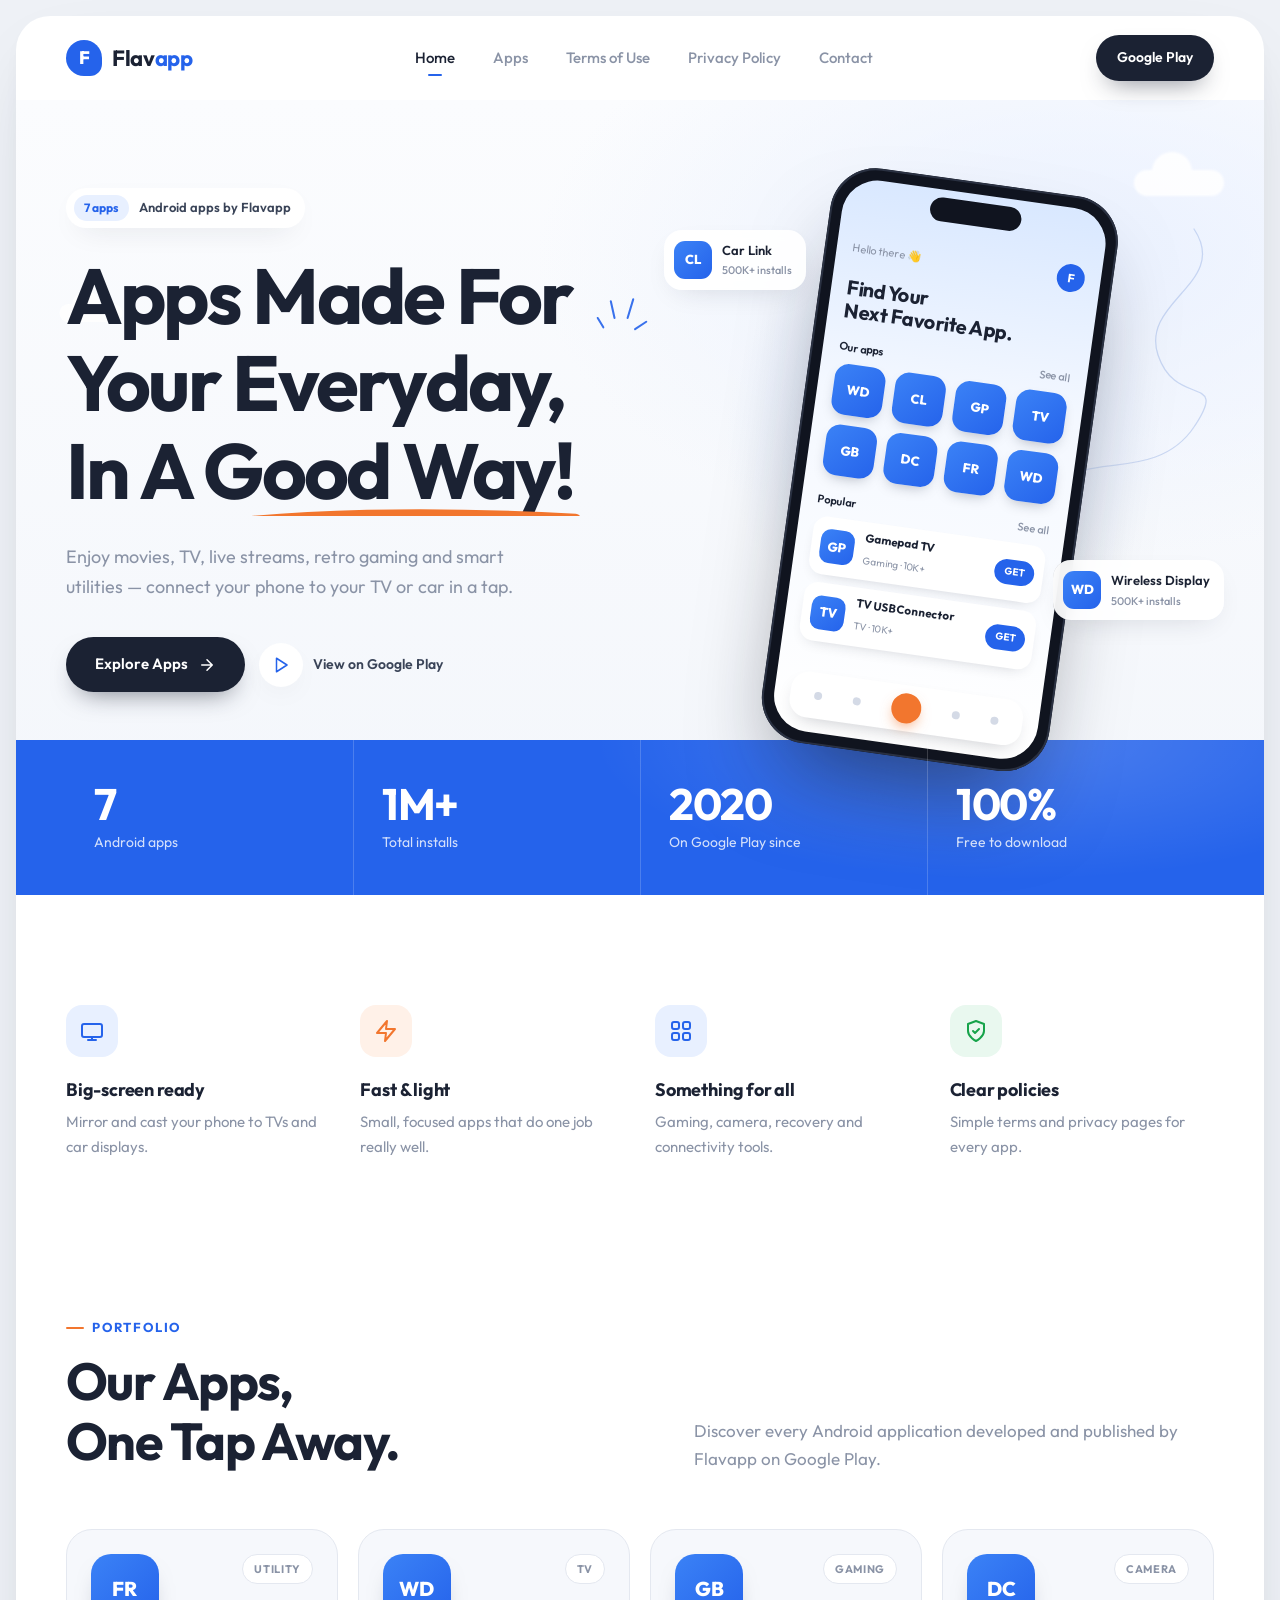
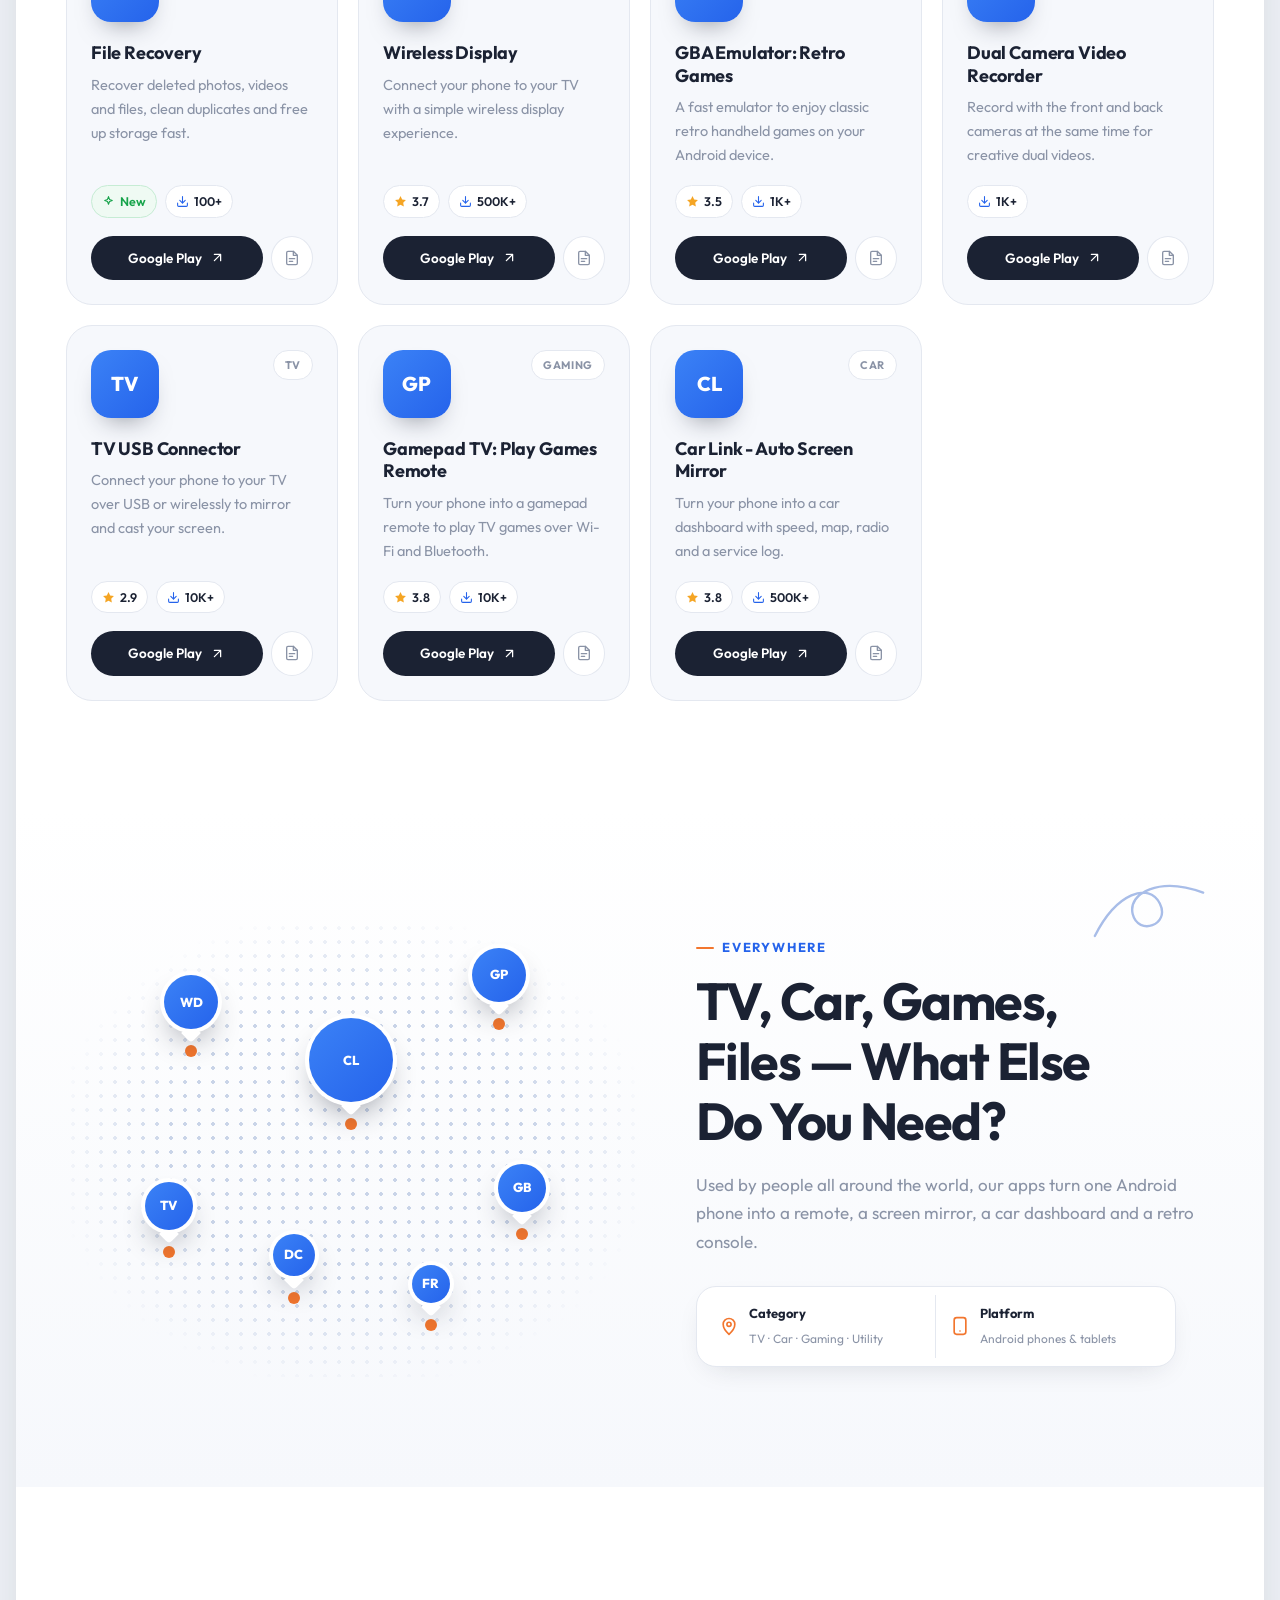
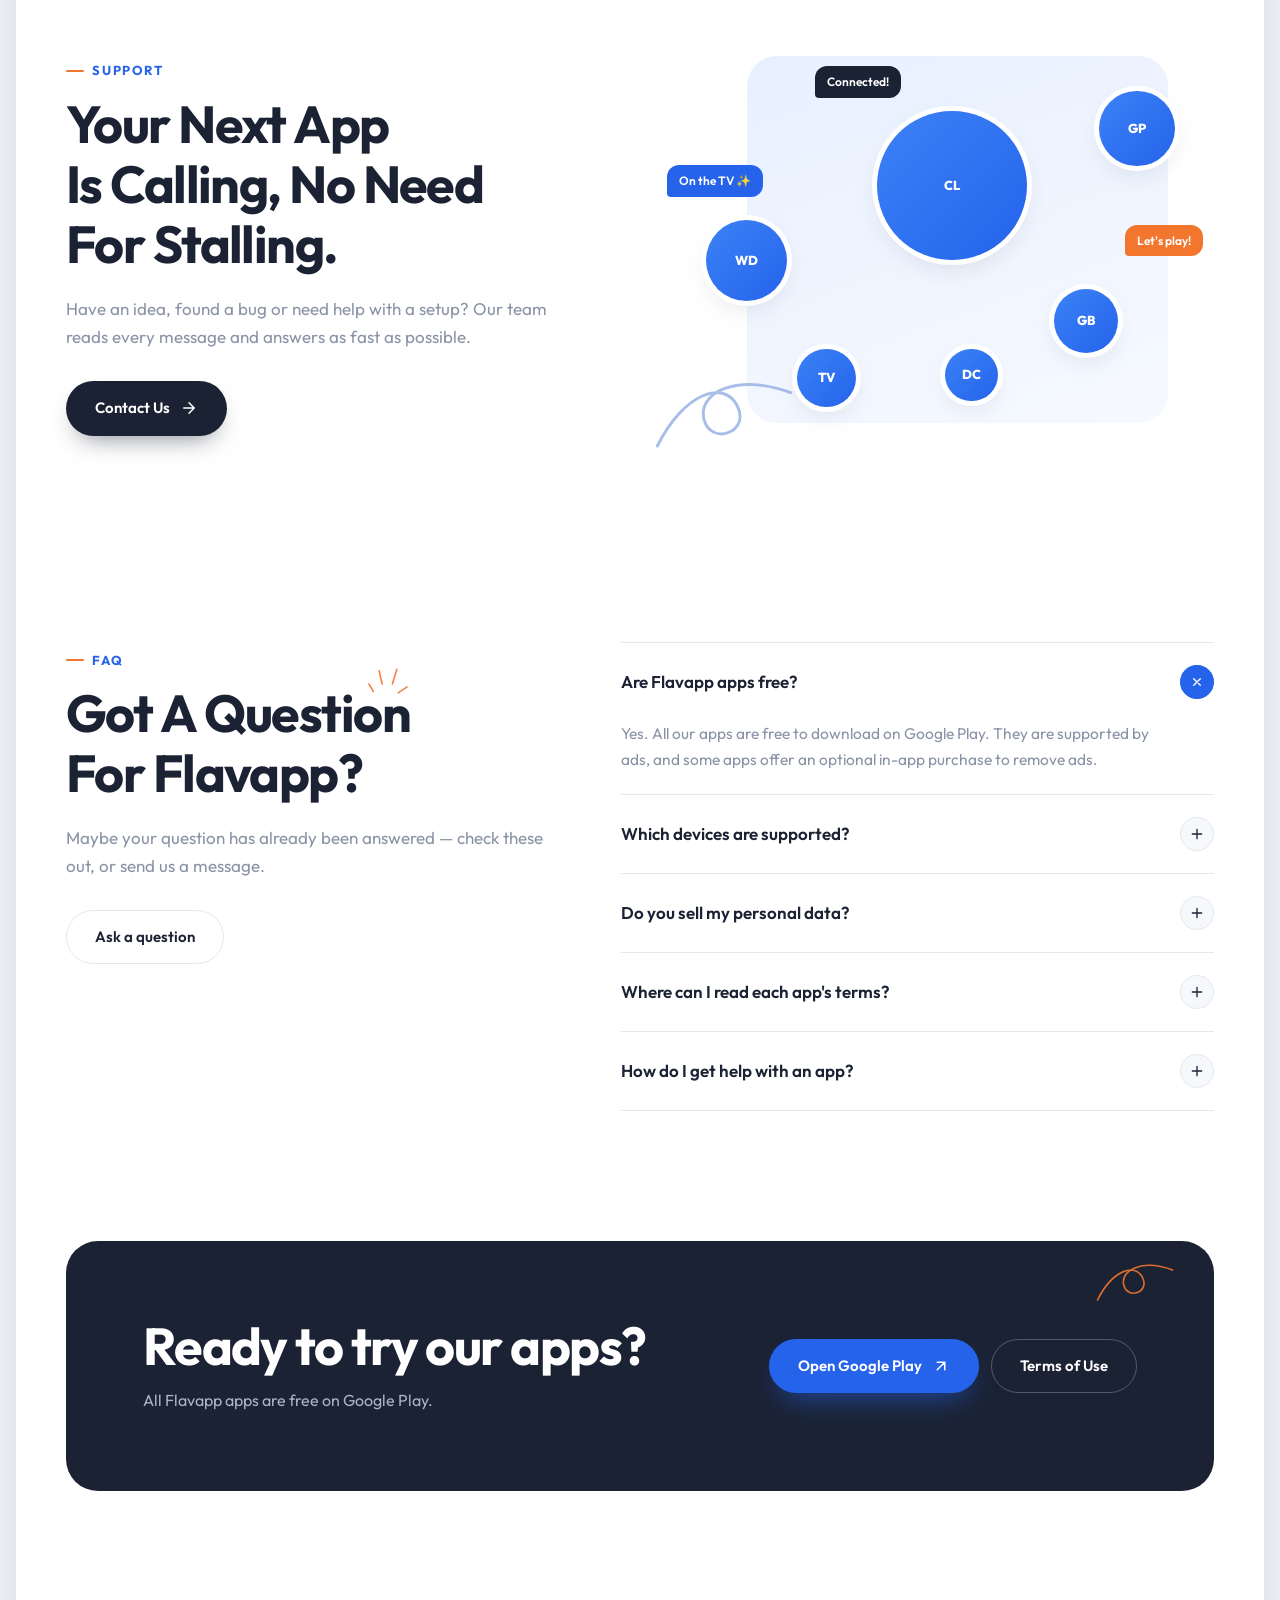
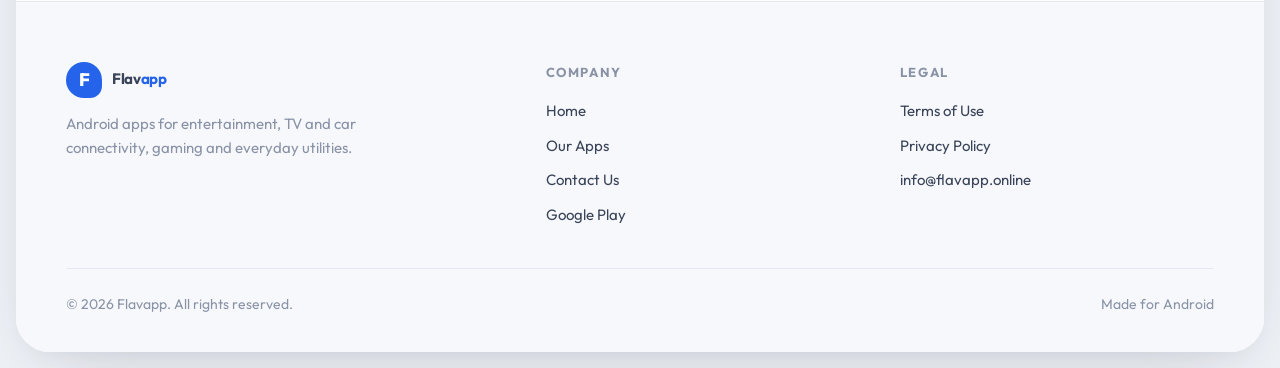
<file: index.html>
<!DOCTYPE html>
<html lang="en">
<head>
    <meta charset="UTF-8">
    <meta name="viewport" content="width=device-width, initial-scale=1.0">
    <meta name="description" content="Discover Flavapp Android apps for entertainment, TV and car connectivity, gaming, utilities and more.">
    <meta name="theme-color" content="#eef1f6">
    <meta property="og:title" content="Flavapp - Android Apps">
    <meta property="og:description" content="Discover Flavapp Android apps for entertainment, TV and car connectivity, gaming, utilities and more.">
    <meta property="og:type" content="website">
    <title>Flavapp - Android Apps</title>
    <link rel="preconnect" href="https://fonts.googleapis.com">
    <link rel="preconnect" href="https://fonts.gstatic.com" crossorigin>
    <link href="https://fonts.googleapis.com/css2?family=Outfit:wght@400;500;600;700;800&display=swap" rel="stylesheet">
    <link rel="icon" href="favicon.svg" type="image/svg+xml">
    <link rel="icon" href="favicon.ico" sizes="48x48">
    <link rel="icon" href="favicon-192.png" type="image/png" sizes="192x192">
    <link rel="apple-touch-icon" href="apple-touch-icon.png">
    <link rel="stylesheet" href="style.css">
    <noscript><style>.reveal{opacity:1;transform:none;filter:none}.split .ln>span{transform:none}</style></noscript>
</head>
<body>
<div class="progress"></div>
<div class="frame">

<header>
    <div class="container navbar">
        <a href="index.html" class="logo" aria-label="Flavapp home">
            <i class="logo-mark">F</i>
            <span>Flav<em>app</em></span>
        </a>
        <nav id="nav">
            <ul class="nav-links">
                <li><a href="index.html" class="active">Home</a></li>
                <li><a href="index.html#apps">Apps</a></li>
                <li><a href="terms.html">Terms of Use</a></li>
                <li><a href="privacy.html">Privacy Policy</a></li>
                <li><a href="contact.html">Contact</a></li>
            </ul>
        </nav>
        <div class="nav-cta">
            <a href="https://play.google.com/store/apps/dev?id=8125367806341362231" target="_blank" rel="noopener noreferrer" class="btn btn-dark btn-sm">Google Play</a>
            <button class="menu-btn" aria-label="Toggle menu" aria-expanded="false" aria-controls="nav"><span></span><span></span></button>
        </div>
    </div>
</header>

<main>
    <!-- HERO -->
    <section class="hero">
        <div class="cloud c1"></div><div class="cloud c2"></div>
        <svg class="doodle thin " style="right:2%;top:120px;width:180px;color:#9fb6e6" viewBox="0 0 200 300"><path d="M150 10c40 60-60 80-40 140s80 20 40 80-120 30-140 60"/></svg>
        <div class="container hero-grid">
            <div>
                <div class="kicker reveal"><b>7 apps</b> Android apps by Flavapp</div>
                <h1 class="split">Apps Made For<br>Your Everyday,<br>In A <span class="scribble">Good Way!<svg viewBox="0 0 200 20" preserveAspectRatio="none"><path d="M3 14C50 6 120 4 197 9"/></svg></span></h1>
                <svg class="doodle " style="left:46%;top:150px;width:56px" viewBox="0 0 60 60"><path d="M10 40 4 30M22 30l-4-18M36 30l6-20M44 42l12-8"/></svg>
                <p class="lead reveal" style="--d:.5s">Enjoy movies, TV, live streams, retro gaming and smart utilities — connect your phone to your TV or car in a tap.</p>
                <div class="hero-buttons reveal" style="--d:.65s">
                    <a href="#apps" class="btn btn-dark">Explore Apps <svg class="ico" viewBox="0 0 24 24"><path d="M5 12h14M12 5l7 7-7 7"/></svg></a>
                    <a href="https://play.google.com/store/apps/dev?id=8125367806341362231" target="_blank" rel="noopener noreferrer" class="play-chip"><i><svg class="ico" viewBox="0 0 24 24"><path d="M6 3l14 9-14 9z"/></svg></i>View on Google Play</a>
                </div>
            </div>

            <div class="phone-stage reveal" style="--d:.3s">
                <span class="halo"></span>
                <div class="float-card f1"><img src="https://play-lh.googleusercontent.com/pyRY_80LpljrxMO7yNGxWHfqV594uqOa-gwVIHZFLTukk56IImIcmmxsyEdJ1bmQp6P-iGRRaLnI1aVJeDZ_=w240-h480" alt="Car Link - Auto Screen Mirror icon" data-fb="CL" loading="lazy" referrerpolicy="no-referrer"><span>Car Link<small>500K+ installs</small></span></div>
                <div class="float-card f2"><img src="https://play-lh.googleusercontent.com/XWIFPlTg6MKozr5Yi8zRiwq6MYdzIBOjzPLJYwiDFTRws7C6UnlF5HJzpPcDqYEnlGCPKEwLnafrAHgmSAbk=w240-h480" alt="Wireless Display icon" data-fb="WD" loading="lazy" referrerpolicy="no-referrer"><span>Wireless Display<small>500K+ installs</small></span></div>
                <div class="phone">
                    <div class="screen">
                        <div class="screen-top"><span>Hello there 👋</span><i>F</i></div>
                        <h4>Find Your<br>Next Favorite App.</h4>
                        <div class="lbl">Our apps <em>See all</em></div>
                        <div class="screen-apps"><img src="https://play-lh.googleusercontent.com/XWIFPlTg6MKozr5Yi8zRiwq6MYdzIBOjzPLJYwiDFTRws7C6UnlF5HJzpPcDqYEnlGCPKEwLnafrAHgmSAbk=w240-h480" alt="Wireless Display icon" data-fb="WD" loading="lazy" referrerpolicy="no-referrer"><img src="https://play-lh.googleusercontent.com/pyRY_80LpljrxMO7yNGxWHfqV594uqOa-gwVIHZFLTukk56IImIcmmxsyEdJ1bmQp6P-iGRRaLnI1aVJeDZ_=w240-h480" alt="Car Link - Auto Screen Mirror icon" data-fb="CL" loading="lazy" referrerpolicy="no-referrer"><img src="https://play-lh.googleusercontent.com/bpQH0R4CIZzIdH_k_m4ZoC8AAmVhSNTXVYoVFKeUe0LqFA9tXUDTAheEzrqM98WQtdYmVIJh6IJLt8cB5VV0nw=w240-h480" alt="Gamepad TV: Play Games Remote icon" data-fb="GP" loading="lazy" referrerpolicy="no-referrer"><img src="https://play-lh.googleusercontent.com/HdsfU6zqGCJa06eYpCn2OqJcRN2BdIYortrv4IlKGtblDEPNNXdzoUMY05ZH3RaQK8khUBMHrVcWpD1f0X4Q=w240-h480" alt="TV USB Connector icon" data-fb="TV" loading="lazy" referrerpolicy="no-referrer"><img src="https://play-lh.googleusercontent.com/9KuOSr0V_5UF2gg2xsGeL5jzVhGocKluqfA8j6gmwY4C8cK3FC_dXs_2sAbIKZnsuRIZY3awqVmPan9SVR7_sKs=w240-h480" alt="GBA Emulator: Retro Games icon" data-fb="GB" loading="lazy" referrerpolicy="no-referrer"><img src="https://play-lh.googleusercontent.com/XnPPMwku9eeDUklRRRxQpIfdPfrA353XD8jJPiQxTRTPC0tMquWj4rYDbRgSqAJ_gdvgJVT7tGtitbbcYte34Q=w240-h480" alt="Dual Camera Video Recorder icon" data-fb="DC" loading="lazy" referrerpolicy="no-referrer"><img src="https://play-lh.googleusercontent.com/oB10QgAjv2VEmJ6bOcFVEWvep32Bgwd-UcRGYX0dxa5uN5mKoUMszqRyiREvpuzEfRuwDSeXYkyNHFJ2b316ig=w240-h480" alt="File Recovery icon" data-fb="FR" loading="lazy" referrerpolicy="no-referrer"><img src="https://play-lh.googleusercontent.com/XWIFPlTg6MKozr5Yi8zRiwq6MYdzIBOjzPLJYwiDFTRws7C6UnlF5HJzpPcDqYEnlGCPKEwLnafrAHgmSAbk=w240-h480" alt="Wireless Display icon" data-fb="WD" loading="lazy" referrerpolicy="no-referrer"></div>
                        <div class="lbl">Popular <em>See all</em></div>
                        <div class="screen-row"><img src="https://play-lh.googleusercontent.com/bpQH0R4CIZzIdH_k_m4ZoC8AAmVhSNTXVYoVFKeUe0LqFA9tXUDTAheEzrqM98WQtdYmVIJh6IJLt8cB5VV0nw=w240-h480" alt="Gamepad TV: Play Games Remote icon" data-fb="GP" loading="lazy" referrerpolicy="no-referrer"><span><b>Gamepad TV</b><small>Gaming · 10K+</small></span><span class="get">GET</span></div>
                        <div class="screen-row"><img src="https://play-lh.googleusercontent.com/HdsfU6zqGCJa06eYpCn2OqJcRN2BdIYortrv4IlKGtblDEPNNXdzoUMY05ZH3RaQK8khUBMHrVcWpD1f0X4Q=w240-h480" alt="TV USB Connector icon" data-fb="TV" loading="lazy" referrerpolicy="no-referrer"><span><b>TV USB Connector</b><small>TV · 10K+</small></span><span class="get">GET</span></div>
                        <div class="screen-nav"><span></span><span></span><span class="on"></span><span></span><span></span></div>
                    </div>
                </div>
            </div>
        </div>

        <!-- STATS BAND -->
        <div class="stats-band">
            <div class="container stats-grid">
                <div class="stat reveal"><b data-count="7">0</b><span>Android apps</span></div>
                <div class="stat reveal" style="--d:.08s"><b data-count="1" data-suffix="M+">0</b><span>Total installs</span></div>
                <div class="stat reveal" style="--d:.16s"><b>2020</b><span>On Google Play since</span></div>
                <div class="stat reveal" style="--d:.24s"><b data-count="100" data-suffix="%">0</b><span>Free to download</span></div>
            </div>
        </div>
    </section>

    <!-- BENEFITS -->
    <section class="section" style="padding-bottom:40px">
        <div class="container benefits">
            <div class="benefit reveal"><i><svg class="ico" viewBox="0 0 24 24"><rect x="2" y="5" width="20" height="13" rx="2"/><path d="M8 21h8M12 18v3"/></svg></i><h3>Big-screen ready</h3><p>Mirror and cast your phone to TVs and car displays.</p></div>
            <div class="benefit reveal" style="--d:.08s"><i><svg class="ico" viewBox="0 0 24 24"><path d="M13 2 3 14h9l-1 8 10-12h-9z"/></svg></i><h3>Fast &amp; light</h3><p>Small, focused apps that do one job really well.</p></div>
            <div class="benefit reveal" style="--d:.16s"><i><svg class="ico" viewBox="0 0 24 24"><rect x="3" y="3" width="7" height="7" rx="2"/><rect x="14" y="3" width="7" height="7" rx="2"/><rect x="3" y="14" width="7" height="7" rx="2"/><rect x="14" y="14" width="7" height="7" rx="2"/></svg></i><h3>Something for all</h3><p>Gaming, camera, recovery and connectivity tools.</p></div>
            <div class="benefit reveal" style="--d:.24s"><i><svg class="ico" viewBox="0 0 24 24"><path d="M12 22s8-4 8-10V5l-8-3-8 3v7c0 6 8 10 8 10z"/><path d="m9 12 2 2 4-4"/></svg></i><h3>Clear policies</h3><p>Simple terms and privacy pages for every app.</p></div>
        </div>
    </section>

    <!-- APPS -->
    <section class="section" id="apps">
        <div class="container">
            <div class="section-head">
                <div>
                    <span class="eyebrow reveal">Portfolio</span>
                    <h2 class="h2 split">Our Apps,<br>One Tap Away.</h2>
                </div>
                <p class="sub reveal">Discover every Android application developed and published by Flavapp on Google Play.</p>
            </div>
            <div class="apps-grid">
                <article class="app-card reveal">
                    <div class="app-top">
                        <div class="app-icon"><img src="https://play-lh.googleusercontent.com/oB10QgAjv2VEmJ6bOcFVEWvep32Bgwd-UcRGYX0dxa5uN5mKoUMszqRyiREvpuzEfRuwDSeXYkyNHFJ2b316ig=w240-h480" alt="File Recovery icon" data-fb="FR" loading="lazy" referrerpolicy="no-referrer"></div>
                        <span class="tag">Utility</span>
                    </div>
                    <h3>File Recovery</h3>
                    <p>Recover deleted photos, videos and files, clean duplicates and free up storage fast.</p>
                    <div class="app-stats"><span class="pill new"><svg class="ico" viewBox="0 0 24 24"><path d="M12 3l1.9 5.1L19 10l-5.1 1.9L12 17l-1.9-5.1L5 10l5.1-1.9z"/></svg>New</span><span class="pill installs"><svg class="ico" viewBox="0 0 24 24"><path d="M21 15v4a2 2 0 0 1-2 2H5a2 2 0 0 1-2-2v-4M7 10l5 5 5-5M12 15V3"/></svg>100+</span></div>
                    <div class="app-links">
                        <a class="play-button" href="https://play.google.com/store/apps/details?id=com.filerecoup.datarecovery" target="_blank" rel="noopener noreferrer">Google Play <svg class="ico" viewBox="0 0 24 24"><path d="M7 17 17 7M7 7h10v10"/></svg></a>
                        <a class="terms-mini" href="terms-file-recovery.html" aria-label="File Recovery terms of use" title="Terms of Use"><svg class="ico" viewBox="0 0 24 24"><path d="M14 2H6a2 2 0 0 0-2 2v16a2 2 0 0 0 2 2h12a2 2 0 0 0 2-2V8z"/><path d="M14 2v6h6M8 13h8M8 17h5"/></svg></a>
                    </div>
                </article>
                <article class="app-card reveal">
                    <div class="app-top">
                        <div class="app-icon"><img src="https://play-lh.googleusercontent.com/XWIFPlTg6MKozr5Yi8zRiwq6MYdzIBOjzPLJYwiDFTRws7C6UnlF5HJzpPcDqYEnlGCPKEwLnafrAHgmSAbk=w240-h480" alt="Wireless Display icon" data-fb="WD" loading="lazy" referrerpolicy="no-referrer"></div>
                        <span class="tag">TV</span>
                    </div>
                    <h3>Wireless Display</h3>
                    <p>Connect your phone to your TV with a simple wireless display experience.</p>
                    <div class="app-stats"><span class="pill rating"><svg viewBox="0 0 24 24"><path d="M12 2l3.09 6.26L22 9.27l-5 4.87 1.18 6.88L12 17.77l-6.18 3.25L7 14.14 2 9.27l6.91-1.01z"/></svg>3.7</span><span class="pill installs"><svg class="ico" viewBox="0 0 24 24"><path d="M21 15v4a2 2 0 0 1-2 2H5a2 2 0 0 1-2-2v-4M7 10l5 5 5-5M12 15V3"/></svg>500K+</span></div>
                    <div class="app-links">
                        <a class="play-button" href="https://play.google.com/store/apps/details?id=com.WifiDisplay.TV" target="_blank" rel="noopener noreferrer">Google Play <svg class="ico" viewBox="0 0 24 24"><path d="M7 17 17 7M7 7h10v10"/></svg></a>
                        <a class="terms-mini" href="terms-wireless-display.html" aria-label="Wireless Display terms of use" title="Terms of Use"><svg class="ico" viewBox="0 0 24 24"><path d="M14 2H6a2 2 0 0 0-2 2v16a2 2 0 0 0 2 2h12a2 2 0 0 0 2-2V8z"/><path d="M14 2v6h6M8 13h8M8 17h5"/></svg></a>
                    </div>
                </article>
                <article class="app-card reveal">
                    <div class="app-top">
                        <div class="app-icon"><img src="https://play-lh.googleusercontent.com/9KuOSr0V_5UF2gg2xsGeL5jzVhGocKluqfA8j6gmwY4C8cK3FC_dXs_2sAbIKZnsuRIZY3awqVmPan9SVR7_sKs=w240-h480" alt="GBA Emulator: Retro Games icon" data-fb="GB" loading="lazy" referrerpolicy="no-referrer"></div>
                        <span class="tag">Gaming</span>
                    </div>
                    <h3>GBA Emulator: Retro Games</h3>
                    <p>A fast emulator to enjoy classic retro handheld games on your Android device.</p>
                    <div class="app-stats"><span class="pill rating"><svg viewBox="0 0 24 24"><path d="M12 2l3.09 6.26L22 9.27l-5 4.87 1.18 6.88L12 17.77l-6.18 3.25L7 14.14 2 9.27l6.91-1.01z"/></svg>3.5</span><span class="pill installs"><svg class="ico" viewBox="0 0 24 24"><path d="M21 15v4a2 2 0 0 1-2 2H5a2 2 0 0 1-2-2v-4M7 10l5 5 5-5M12 15V3"/></svg>1K+</span></div>
                    <div class="app-links">
                        <a class="play-button" href="https://play.google.com/store/apps/details?id=com.flavapp.gamepad" target="_blank" rel="noopener noreferrer">Google Play <svg class="ico" viewBox="0 0 24 24"><path d="M7 17 17 7M7 7h10v10"/></svg></a>
                        <a class="terms-mini" href="terms-gba-emulator.html" aria-label="GBA Emulator: Retro Games terms of use" title="Terms of Use"><svg class="ico" viewBox="0 0 24 24"><path d="M14 2H6a2 2 0 0 0-2 2v16a2 2 0 0 0 2 2h12a2 2 0 0 0 2-2V8z"/><path d="M14 2v6h6M8 13h8M8 17h5"/></svg></a>
                    </div>
                </article>
                <article class="app-card reveal">
                    <div class="app-top">
                        <div class="app-icon"><img src="https://play-lh.googleusercontent.com/XnPPMwku9eeDUklRRRxQpIfdPfrA353XD8jJPiQxTRTPC0tMquWj4rYDbRgSqAJ_gdvgJVT7tGtitbbcYte34Q=w240-h480" alt="Dual Camera Video Recorder icon" data-fb="DC" loading="lazy" referrerpolicy="no-referrer"></div>
                        <span class="tag">Camera</span>
                    </div>
                    <h3>Dual Camera Video Recorder</h3>
                    <p>Record with the front and back cameras at the same time for creative dual videos.</p>
                    <div class="app-stats"><span class="pill installs"><svg class="ico" viewBox="0 0 24 24"><path d="M21 15v4a2 2 0 0 1-2 2H5a2 2 0 0 1-2-2v-4M7 10l5 5 5-5M12 15V3"/></svg>1K+</span></div>
                    <div class="app-links">
                        <a class="play-button" href="https://play.google.com/store/apps/details?id=com.flap.camera" target="_blank" rel="noopener noreferrer">Google Play <svg class="ico" viewBox="0 0 24 24"><path d="M7 17 17 7M7 7h10v10"/></svg></a>
                        <a class="terms-mini" href="terms-dual-camera.html" aria-label="Dual Camera Video Recorder terms of use" title="Terms of Use"><svg class="ico" viewBox="0 0 24 24"><path d="M14 2H6a2 2 0 0 0-2 2v16a2 2 0 0 0 2 2h12a2 2 0 0 0 2-2V8z"/><path d="M14 2v6h6M8 13h8M8 17h5"/></svg></a>
                    </div>
                </article>
                <article class="app-card reveal">
                    <div class="app-top">
                        <div class="app-icon"><img src="https://play-lh.googleusercontent.com/HdsfU6zqGCJa06eYpCn2OqJcRN2BdIYortrv4IlKGtblDEPNNXdzoUMY05ZH3RaQK8khUBMHrVcWpD1f0X4Q=w240-h480" alt="TV USB Connector icon" data-fb="TV" loading="lazy" referrerpolicy="no-referrer"></div>
                        <span class="tag">TV</span>
                    </div>
                    <h3>TV USB Connector</h3>
                    <p>Connect your phone to your TV over USB or wirelessly to mirror and cast your screen.</p>
                    <div class="app-stats"><span class="pill rating"><svg viewBox="0 0 24 24"><path d="M12 2l3.09 6.26L22 9.27l-5 4.87 1.18 6.88L12 17.77l-6.18 3.25L7 14.14 2 9.27l6.91-1.01z"/></svg>2.9</span><span class="pill installs"><svg class="ico" viewBox="0 0 24 24"><path d="M21 15v4a2 2 0 0 1-2 2H5a2 2 0 0 1-2-2v-4M7 10l5 5 5-5M12 15V3"/></svg>10K+</span></div>
                    <div class="app-links">
                        <a class="play-button" href="https://play.google.com/store/apps/details?id=com.tvusbconnector.hdmi" target="_blank" rel="noopener noreferrer">Google Play <svg class="ico" viewBox="0 0 24 24"><path d="M7 17 17 7M7 7h10v10"/></svg></a>
                        <a class="terms-mini" href="terms-tv-usb-connector.html" aria-label="TV USB Connector terms of use" title="Terms of Use"><svg class="ico" viewBox="0 0 24 24"><path d="M14 2H6a2 2 0 0 0-2 2v16a2 2 0 0 0 2 2h12a2 2 0 0 0 2-2V8z"/><path d="M14 2v6h6M8 13h8M8 17h5"/></svg></a>
                    </div>
                </article>
                <article class="app-card reveal">
                    <div class="app-top">
                        <div class="app-icon"><img src="https://play-lh.googleusercontent.com/bpQH0R4CIZzIdH_k_m4ZoC8AAmVhSNTXVYoVFKeUe0LqFA9tXUDTAheEzrqM98WQtdYmVIJh6IJLt8cB5VV0nw=w240-h480" alt="Gamepad TV: Play Games Remote icon" data-fb="GP" loading="lazy" referrerpolicy="no-referrer"></div>
                        <span class="tag">Gaming</span>
                    </div>
                    <h3>Gamepad TV: Play Games Remote</h3>
                    <p>Turn your phone into a gamepad remote to play TV games over Wi-Fi and Bluetooth.</p>
                    <div class="app-stats"><span class="pill rating"><svg viewBox="0 0 24 24"><path d="M12 2l3.09 6.26L22 9.27l-5 4.87 1.18 6.88L12 17.77l-6.18 3.25L7 14.14 2 9.27l6.91-1.01z"/></svg>3.8</span><span class="pill installs"><svg class="ico" viewBox="0 0 24 24"><path d="M21 15v4a2 2 0 0 1-2 2H5a2 2 0 0 1-2-2v-4M7 10l5 5 5-5M12 15V3"/></svg>10K+</span></div>
                    <div class="app-links">
                        <a class="play-button" href="https://play.google.com/store/apps/details?id=com.gamepadremote.tv" target="_blank" rel="noopener noreferrer">Google Play <svg class="ico" viewBox="0 0 24 24"><path d="M7 17 17 7M7 7h10v10"/></svg></a>
                        <a class="terms-mini" href="terms-gamepad-tv.html" aria-label="Gamepad TV: Play Games Remote terms of use" title="Terms of Use"><svg class="ico" viewBox="0 0 24 24"><path d="M14 2H6a2 2 0 0 0-2 2v16a2 2 0 0 0 2 2h12a2 2 0 0 0 2-2V8z"/><path d="M14 2v6h6M8 13h8M8 17h5"/></svg></a>
                    </div>
                </article>
                <article class="app-card reveal">
                    <div class="app-top">
                        <div class="app-icon"><img src="https://play-lh.googleusercontent.com/pyRY_80LpljrxMO7yNGxWHfqV594uqOa-gwVIHZFLTukk56IImIcmmxsyEdJ1bmQp6P-iGRRaLnI1aVJeDZ_=w240-h480" alt="Car Link - Auto Screen Mirror icon" data-fb="CL" loading="lazy" referrerpolicy="no-referrer"></div>
                        <span class="tag">Car</span>
                    </div>
                    <h3>Car Link - Auto Screen Mirror</h3>
                    <p>Turn your phone into a car dashboard with speed, map, radio and a service log.</p>
                    <div class="app-stats"><span class="pill rating"><svg viewBox="0 0 24 24"><path d="M12 2l3.09 6.26L22 9.27l-5 4.87 1.18 6.88L12 17.77l-6.18 3.25L7 14.14 2 9.27l6.91-1.01z"/></svg>3.8</span><span class="pill installs"><svg class="ico" viewBox="0 0 24 24"><path d="M21 15v4a2 2 0 0 1-2 2H5a2 2 0 0 1-2-2v-4M7 10l5 5 5-5M12 15V3"/></svg>500K+</span></div>
                    <div class="app-links">
                        <a class="play-button" href="https://play.google.com/store/apps/details?id=com.mirror.car" target="_blank" rel="noopener noreferrer">Google Play <svg class="ico" viewBox="0 0 24 24"><path d="M7 17 17 7M7 7h10v10"/></svg></a>
                        <a class="terms-mini" href="terms-car-link.html" aria-label="Car Link - Auto Screen Mirror terms of use" title="Terms of Use"><svg class="ico" viewBox="0 0 24 24"><path d="M14 2H6a2 2 0 0 0-2 2v16a2 2 0 0 0 2 2h12a2 2 0 0 0 2-2V8z"/><path d="M14 2v6h6M8 13h8M8 17h5"/></svg></a>
                    </div>
                </article>
            </div>
        </div>
    </section>

    <!-- MAP -->
    <section class="section" style="background:linear-gradient(180deg,#fff,#f6f8fc)">
        <svg class="doodle " style="right:4%;top:60px;width:130px;color:#9fb6e6" viewBox="0 0 120 80"><path d="M10 60c20-40 50-50 60-30s-20 30-25 10S70 5 110 20"/></svg>
        <div class="container split-grid">
            <div class="map-wrap reveal">
                <div class="map"></div>
                <a class="pin" href="https://play.google.com/store/apps/details?id=com.mirror.car" target="_blank" rel="noopener noreferrer" style="left:50%;top:46%;--s:92px"><span class="bubble"><img src="https://play-lh.googleusercontent.com/pyRY_80LpljrxMO7yNGxWHfqV594uqOa-gwVIHZFLTukk56IImIcmmxsyEdJ1bmQp6P-iGRRaLnI1aVJeDZ_=w240-h480" alt="Car Link - Auto Screen Mirror icon" data-fb="CL" loading="lazy" referrerpolicy="no-referrer"></span><span class="dot"></span><span class="name">Car Link - Auto Screen Mirror</span></a><a class="pin" href="https://play.google.com/store/apps/details?id=com.WifiDisplay.TV" target="_blank" rel="noopener noreferrer" style="left:22%;top:30%;--s:62px"><span class="bubble"><img src="https://play-lh.googleusercontent.com/XWIFPlTg6MKozr5Yi8zRiwq6MYdzIBOjzPLJYwiDFTRws7C6UnlF5HJzpPcDqYEnlGCPKEwLnafrAHgmSAbk=w240-h480" alt="Wireless Display icon" data-fb="WD" loading="lazy" referrerpolicy="no-referrer"></span><span class="dot"></span><span class="name">Wireless Display</span></a><a class="pin" href="https://play.google.com/store/apps/details?id=com.gamepadremote.tv" target="_blank" rel="noopener noreferrer" style="left:76%;top:24%;--s:62px"><span class="bubble"><img src="https://play-lh.googleusercontent.com/bpQH0R4CIZzIdH_k_m4ZoC8AAmVhSNTXVYoVFKeUe0LqFA9tXUDTAheEzrqM98WQtdYmVIJh6IJLt8cB5VV0nw=w240-h480" alt="Gamepad TV: Play Games Remote icon" data-fb="GP" loading="lazy" referrerpolicy="no-referrer"></span><span class="dot"></span><span class="name">Gamepad TV: Play Games Remote</span></a><a class="pin" href="https://play.google.com/store/apps/details?id=com.tvusbconnector.hdmi" target="_blank" rel="noopener noreferrer" style="left:18%;top:74%;--s:56px"><span class="bubble"><img src="https://play-lh.googleusercontent.com/HdsfU6zqGCJa06eYpCn2OqJcRN2BdIYortrv4IlKGtblDEPNNXdzoUMY05ZH3RaQK8khUBMHrVcWpD1f0X4Q=w240-h480" alt="TV USB Connector icon" data-fb="TV" loading="lazy" referrerpolicy="no-referrer"></span><span class="dot"></span><span class="name">TV USB Connector</span></a><a class="pin" href="https://play.google.com/store/apps/details?id=com.flavapp.gamepad" target="_blank" rel="noopener noreferrer" style="left:80%;top:70%;--s:56px"><span class="bubble"><img src="https://play-lh.googleusercontent.com/9KuOSr0V_5UF2gg2xsGeL5jzVhGocKluqfA8j6gmwY4C8cK3FC_dXs_2sAbIKZnsuRIZY3awqVmPan9SVR7_sKs=w240-h480" alt="GBA Emulator: Retro Games icon" data-fb="GB" loading="lazy" referrerpolicy="no-referrer"></span><span class="dot"></span><span class="name">GBA Emulator: Retro Games</span></a><a class="pin" href="https://play.google.com/store/apps/details?id=com.flap.camera" target="_blank" rel="noopener noreferrer" style="left:40%;top:84%;--s:50px"><span class="bubble"><img src="https://play-lh.googleusercontent.com/XnPPMwku9eeDUklRRRxQpIfdPfrA353XD8jJPiQxTRTPC0tMquWj4rYDbRgSqAJ_gdvgJVT7tGtitbbcYte34Q=w240-h480" alt="Dual Camera Video Recorder icon" data-fb="DC" loading="lazy" referrerpolicy="no-referrer"></span><span class="dot"></span><span class="name">Dual Camera Video Recorder</span></a><a class="pin" href="https://play.google.com/store/apps/details?id=com.filerecoup.datarecovery" target="_blank" rel="noopener noreferrer" style="left:64%;top:90%;--s:46px"><span class="bubble"><img src="https://play-lh.googleusercontent.com/oB10QgAjv2VEmJ6bOcFVEWvep32Bgwd-UcRGYX0dxa5uN5mKoUMszqRyiREvpuzEfRuwDSeXYkyNHFJ2b316ig=w240-h480" alt="File Recovery icon" data-fb="FR" loading="lazy" referrerpolicy="no-referrer"></span><span class="dot"></span><span class="name">File Recovery</span></a>
            </div>
            <div>
                <span class="eyebrow reveal">Everywhere</span>
                <h2 class="h2 split">TV, Car, Games,<br>Files — What Else<br>Do You Need?</h2>
                <p class="sub reveal" style="margin-top:18px">Used by people all around the world, our apps turn one Android phone into a remote, a screen mirror, a car dashboard and a retro console.</p>
                <div class="search-bar reveal">
                    <div><svg class="ico" viewBox="0 0 24 24"><path d="M12 22s7-6.2 7-12a7 7 0 1 0-14 0c0 5.8 7 12 7 12z"/><circle cx="12" cy="10" r="2.5"/></svg><span><b>Category</b><small>TV · Car · Gaming · Utility</small></span></div>
                    <div><svg class="ico" viewBox="0 0 24 24"><rect x="5" y="2" width="14" height="20" rx="3"/><path d="M12 18h.01"/></svg><span><b>Platform</b><small>Android phones &amp; tablets</small></span></div>
                </div>
            </div>
        </div>
    </section>

    <!-- COMMUNITY -->
    <section class="section">
        <div class="container split-grid rev">
            <div>
                <span class="eyebrow reveal">Support</span>
                <h2 class="h2 split">Your Next App<br>Is Calling, No Need<br>For Stalling.</h2>
                <p class="sub reveal" style="margin:18px 0 30px">Have an idea, found a bug or need help with a setup? Our team reads every message and answers as fast as possible.</p>
                <a href="contact.html" class="btn btn-dark reveal">Contact Us <svg class="ico" viewBox="0 0 24 24"><path d="M5 12h14M12 5l7 7-7 7"/></svg></a>
            </div>
            <div class="bubbles reveal">
                <div class="panel"></div>
                <svg class="doodle " style="left:0;bottom:4%;width:160px;color:#9fb6e6" viewBox="0 0 120 80"><path d="M10 60c20-40 50-50 60-30s-20 30-25 10S70 5 110 20"/></svg>
                <span class="av" style="width:28%;aspect-ratio:1;left:40%;top:22%"><img src="https://play-lh.googleusercontent.com/pyRY_80LpljrxMO7yNGxWHfqV594uqOa-gwVIHZFLTukk56IImIcmmxsyEdJ1bmQp6P-iGRRaLnI1aVJeDZ_=w240-h480" alt="Car Link - Auto Screen Mirror icon" data-fb="CL" loading="lazy" referrerpolicy="no-referrer"></span>
                <span class="say" style="left:30%;top:14%">Connected!</span>
                <span class="av" style="width:16%;aspect-ratio:1;left:10%;top:44%;animation-delay:-2s"><img src="https://play-lh.googleusercontent.com/XWIFPlTg6MKozr5Yi8zRiwq6MYdzIBOjzPLJYwiDFTRws7C6UnlF5HJzpPcDqYEnlGCPKEwLnafrAHgmSAbk=w240-h480" alt="Wireless Display icon" data-fb="WD" loading="lazy" referrerpolicy="no-referrer"></span>
                <span class="av" style="width:15%;aspect-ratio:1;right:6%;top:18%;animation-delay:-3s"><img src="https://play-lh.googleusercontent.com/bpQH0R4CIZzIdH_k_m4ZoC8AAmVhSNTXVYoVFKeUe0LqFA9tXUDTAheEzrqM98WQtdYmVIJh6IJLt8cB5VV0nw=w240-h480" alt="Gamepad TV: Play Games Remote icon" data-fb="GP" loading="lazy" referrerpolicy="no-referrer"></span>
                <span class="say orange" style="right:2%;top:46%;animation-delay:-1s">Let's play!</span>
                <span class="av" style="width:13%;aspect-ratio:1;right:16%;top:58%;animation-delay:-4s"><img src="https://play-lh.googleusercontent.com/9KuOSr0V_5UF2gg2xsGeL5jzVhGocKluqfA8j6gmwY4C8cK3FC_dXs_2sAbIKZnsuRIZY3awqVmPan9SVR7_sKs=w240-h480" alt="GBA Emulator: Retro Games icon" data-fb="GB" loading="lazy" referrerpolicy="no-referrer"></span>
                <span class="av" style="width:12%;aspect-ratio:1;left:26%;top:70%;animation-delay:-1.5s"><img src="https://play-lh.googleusercontent.com/HdsfU6zqGCJa06eYpCn2OqJcRN2BdIYortrv4IlKGtblDEPNNXdzoUMY05ZH3RaQK8khUBMHrVcWpD1f0X4Q=w240-h480" alt="TV USB Connector icon" data-fb="TV" loading="lazy" referrerpolicy="no-referrer"></span>
                <span class="say blue" style="left:4%;top:34%;animation-delay:-2.5s">On the TV ✨</span>
                <span class="av" style="width:11%;aspect-ratio:1;left:52%;top:70%;animation-delay:-3.5s"><img src="https://play-lh.googleusercontent.com/XnPPMwku9eeDUklRRRxQpIfdPfrA353XD8jJPiQxTRTPC0tMquWj4rYDbRgSqAJ_gdvgJVT7tGtitbbcYte34Q=w240-h480" alt="Dual Camera Video Recorder icon" data-fb="DC" loading="lazy" referrerpolicy="no-referrer"></span>
            </div>
        </div>
    </section>

    <!-- FAQ -->
    <section class="section" style="padding-top:40px">
        <div class="container faq-grid">
            <div style="position:relative">
                <span class="eyebrow reveal">FAQ</span>
                <h2 class="h2 split">Got A Question<br>For Flavapp?</h2>
                <svg class="doodle " style="left:300px;top:20px;width:44px;color:var(--orange)" viewBox="0 0 60 60"><path d="M10 40 4 30M22 30l-4-18M36 30l6-20M44 42l12-8"/></svg>
                <p class="sub reveal" style="margin:18px 0 30px">Maybe your question has already been answered — check these out, or send us a message.</p>
                <a href="contact.html" class="btn btn-line reveal">Ask a question</a>
            </div>
            <div class="faq reveal"><details open><summary>Are Flavapp apps free?<i><svg class="ico" viewBox="0 0 24 24"><path d="M12 5v14M5 12h14"/></svg></i></summary><div class="ans">Yes. All our apps are free to download on Google Play. They are supported by ads, and some apps offer an optional in-app purchase to remove ads.</div></details><details><summary>Which devices are supported?<i><svg class="ico" viewBox="0 0 24 24"><path d="M12 5v14M5 12h14"/></svg></i></summary><div class="ans">Our apps are built for Android phones and tablets. TV, car and USB features depend on your TV, car display, cables and Android version, so compatibility can vary from one setup to another.</div></details><details><summary>Do you sell my personal data?<i><svg class="ico" viewBox="0 0 24 24"><path d="M12 5v14M5 12h14"/></svg></i></summary><div class="ans">No. We are not in the business of selling personal data. Ads and analytics are provided by Google services. Read our <a class="link" href="privacy.html">Privacy Policy</a> for full details.</div></details><details><summary>Where can I read each app's terms?<i><svg class="ico" viewBox="0 0 24 24"><path d="M12 5v14M5 12h14"/></svg></i></summary><div class="ans">Every app has its own Terms of Use page. You can find all of them on our <a class="link" href="terms.html">Terms of Use</a> hub.</div></details><details><summary>How do I get help with an app?<i><svg class="ico" viewBox="0 0 24 24"><path d="M12 5v14M5 12h14"/></svg></i></summary><div class="ans">Send us a message from the <a class="link" href="contact.html">Contact page</a> or write to <a class="link" href="mailto:info@flavapp.online">info@flavapp.online</a>. Tell us the app name and your device model so we can help faster.</div></details></div>
        </div>
    </section>

    <!-- CTA -->
    <section class="section" style="padding-top:20px">
        <div class="container">
            <div class="cta reveal">
                <svg class="doodle " style="right:3%;top:14px;width:90px" viewBox="0 0 120 80"><path d="M10 60c20-40 50-50 60-30s-20 30-25 10S70 5 110 20"/></svg>
                <div>
                    <h2 class="h2">Ready to try our apps?</h2>
                    <p>All Flavapp apps are free on Google Play.</p>
                </div>
                <div class="actions">
                    <a href="https://play.google.com/store/apps/dev?id=8125367806341362231" target="_blank" rel="noopener noreferrer" class="btn btn-blue">Open Google Play <svg class="ico" viewBox="0 0 24 24"><path d="M7 17 17 7M7 7h10v10"/></svg></a>
                    <a href="terms.html" class="btn btn-line">Terms of Use</a>
                </div>
            </div>
        </div>
    </section>
</main>

<footer>
    <div class="container">
        <div class="footer-top">
            <div>
                <a href="index.html" class="logo"><i class="logo-mark">F</i><span>Flav<em>app</em></span></a>
                <p>Android apps for entertainment, TV and car connectivity, gaming and everyday utilities.</p>
            </div>
            <div>
                <h5>Company</h5>
                <ul>
                    <li><a href="index.html">Home</a></li>
                    <li><a href="index.html#apps">Our Apps</a></li>
                    <li><a href="contact.html">Contact Us</a></li>
                    <li><a href="https://play.google.com/store/apps/dev?id=8125367806341362231" target="_blank" rel="noopener noreferrer">Google Play</a></li>
                </ul>
            </div>
            <div>
                <h5>Legal</h5>
                <ul>
                    <li><a href="terms.html">Terms of Use</a></li>
                    <li><a href="privacy.html">Privacy Policy</a></li>
                    <li><a href="mailto:info@flavapp.online">info@flavapp.online</a></li>
                </ul>
            </div>
        </div>
        <div class="footer-bottom">
            <span>© <span class="year">2026</span> Flavapp. All rights reserved.</span>
            <span>Made for Android</span>
        </div>
    </div>
</footer>
</div>
<script src="script.js"></script>
</body>
</html>
</file>
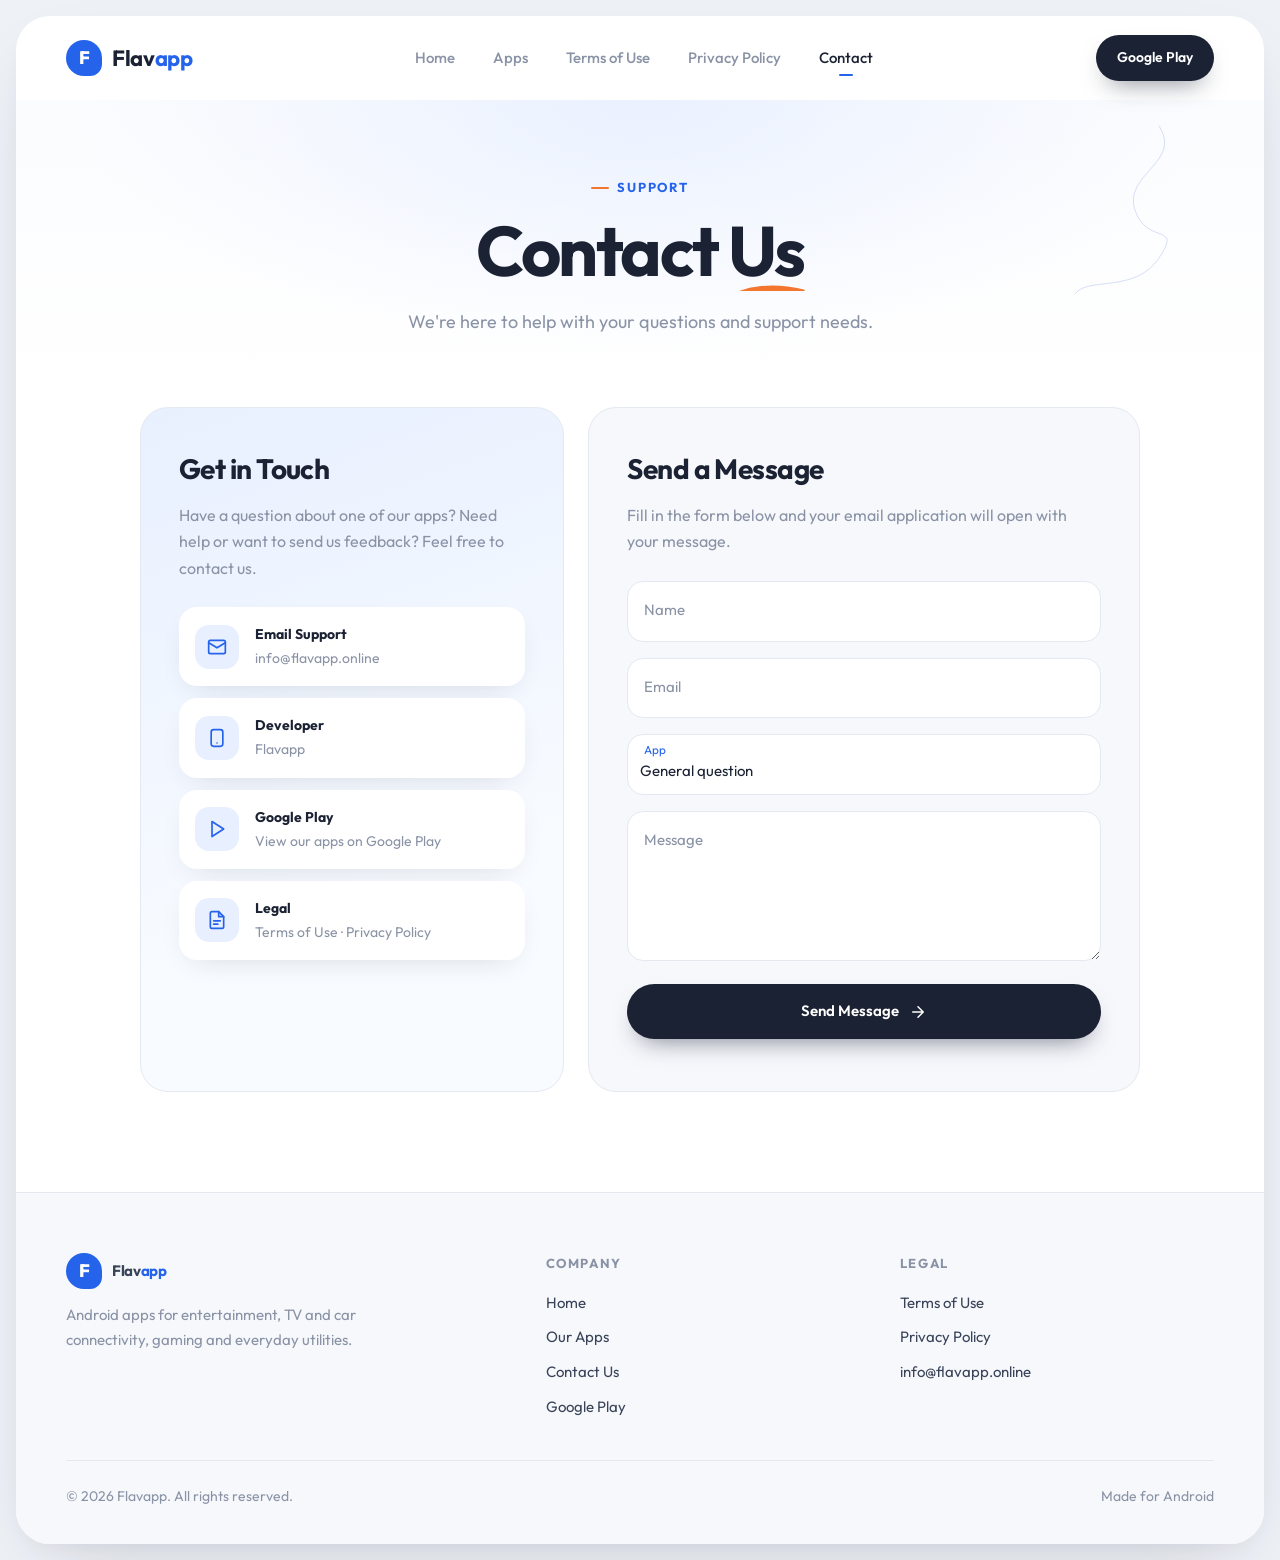
<file: contact.html>
<!DOCTYPE html>
<html lang="en">
<head>
    <meta charset="UTF-8">
    <meta name="viewport" content="width=device-width, initial-scale=1.0">
    <meta name="description" content="Contact Flavapp support for questions, feedback and assistance with our Android applications.">
    <meta name="theme-color" content="#eef1f6">
    <meta property="og:title" content="Flavapp - Contact Us">
    <meta property="og:description" content="Contact Flavapp support for questions, feedback and assistance with our Android applications.">
    <meta property="og:type" content="website">
    <title>Flavapp - Contact Us</title>
    <link rel="preconnect" href="https://fonts.googleapis.com">
    <link rel="preconnect" href="https://fonts.gstatic.com" crossorigin>
    <link href="https://fonts.googleapis.com/css2?family=Outfit:wght@400;500;600;700;800&display=swap" rel="stylesheet">
    <link rel="icon" href="favicon.svg" type="image/svg+xml">
    <link rel="icon" href="favicon.ico" sizes="48x48">
    <link rel="icon" href="favicon-192.png" type="image/png" sizes="192x192">
    <link rel="apple-touch-icon" href="apple-touch-icon.png">
    <link rel="stylesheet" href="style.css">
    <noscript><style>.reveal{opacity:1;transform:none;filter:none}.split .ln>span{transform:none}</style></noscript>
</head>
<body>
<div class="progress"></div>
<div class="frame">

<header>
    <div class="container navbar">
        <a href="index.html" class="logo" aria-label="Flavapp home">
            <i class="logo-mark">F</i>
            <span>Flav<em>app</em></span>
        </a>
        <nav id="nav">
            <ul class="nav-links">
                <li><a href="index.html">Home</a></li>
                <li><a href="index.html#apps">Apps</a></li>
                <li><a href="terms.html">Terms of Use</a></li>
                <li><a href="privacy.html">Privacy Policy</a></li>
                <li><a href="contact.html" class="active">Contact</a></li>
            </ul>
        </nav>
        <div class="nav-cta">
            <a href="https://play.google.com/store/apps/dev?id=8125367806341362231" target="_blank" rel="noopener noreferrer" class="btn btn-dark btn-sm">Google Play</a>
            <button class="menu-btn" aria-label="Toggle menu" aria-expanded="false" aria-controls="nav"><span></span><span></span></button>
        </div>
    </div>
</header>

<section class="page-header">
    <svg class="doodle thin " style="right:6%;top:20px;width:120px;color:#9fb6e6" viewBox="0 0 200 300"><path d="M150 10c40 60-60 80-40 140s80 20 40 80-120 30-140 60"/></svg>
    <div class="container">
        <span class="eyebrow reveal">Support</span>
        <h1 class="split">Contact <span class="scribble">Us<svg viewBox="0 0 200 20" preserveAspectRatio="none"><path d="M3 14C50 6 120 4 197 9"/></svg></span></h1>
        <p class="reveal" style="--d:.3s">We're here to help with your questions and support needs.</p>
    </div>
</section>

<main>
    <section class="contact-section">
        <div class="container">
            <div class="contact-wrapper">
                <div class="contact-info reveal">
                    <h2>Get in Touch</h2>
                    <p>Have a question about one of our apps? Need help or want to send us feedback? Feel free to contact us.</p>
                    <div class="info-item"><span class="ic"><svg class="ico" viewBox="0 0 24 24"><rect x="2" y="4" width="20" height="16" rx="2"/><path d="m22 7-10 6L2 7"/></svg></span><div><h3>Email Support</h3><p><a href="mailto:info@flavapp.online">info@flavapp.online</a></p></div></div>
                    <div class="info-item"><span class="ic"><svg class="ico" viewBox="0 0 24 24"><rect x="5" y="2" width="14" height="20" rx="3"/><path d="M12 18h.01"/></svg></span><div><h3>Developer</h3><p>Flavapp</p></div></div>
                    <div class="info-item"><span class="ic"><svg class="ico" viewBox="0 0 24 24"><path d="M6 3l14 9-14 9z"/></svg></span><div><h3>Google Play</h3><p><a href="https://play.google.com/store/apps/dev?id=8125367806341362231" target="_blank" rel="noopener noreferrer">View our apps on Google Play</a></p></div></div>
                    <div class="info-item"><span class="ic"><svg class="ico" viewBox="0 0 24 24"><path d="M14 2H6a2 2 0 0 0-2 2v16a2 2 0 0 0 2 2h12a2 2 0 0 0 2-2V8z"/><path d="M14 2v6h6M8 13h8M8 17h5"/></svg></span><div><h3>Legal</h3><p><a href="terms.html">Terms of Use</a> · <a href="privacy.html">Privacy Policy</a></p></div></div>
                </div>

                <div class="contact-form reveal" style="--d:.12s">
                    <h2>Send a Message</h2>
                    <p>Fill in the form below and your email application will open with your message.</p>
                    <form id="contact-form" data-email="info@flavapp.online">
                        <div class="form-group"><input type="text" id="name" name="Name" placeholder=" " autocomplete="name" required><label for="name">Name</label></div>
                        <div class="form-group"><input type="email" id="email" name="Email" placeholder=" " autocomplete="email" required><label for="email">Email</label></div>
                        <div class="form-group"><select id="app" name="App"><option value="General">General question</option><option value="File Recovery">File Recovery</option><option value="Wireless Display">Wireless Display</option><option value="GBA Emulator: Retro Games">GBA Emulator: Retro Games</option><option value="SmartTag &amp; AirTag Finder">SmartTag &amp; AirTag Finder</option><option value="Dual Camera Video Recorder">Dual Camera Video Recorder</option><option value="TV USB Connector">TV USB Connector</option><option value="Gamepad TV: Play Games Remote">Gamepad TV: Play Games Remote</option><option value="Car Link - Auto Screen Mirror">Car Link - Auto Screen Mirror</option></select><label for="app">App</label></div>
                        <div class="form-group"><textarea id="message" name="Message" placeholder=" " required></textarea><label for="message">Message</label></div>
                        <button type="submit" class="btn btn-dark">Send Message <svg class="ico" viewBox="0 0 24 24"><path d="M5 12h14M12 5l7 7-7 7"/></svg></button>
                        <p class="form-status" role="status"></p>
                    </form>
                </div>
            </div>
        </div>
    </section>
</main>

<footer>
    <div class="container">
        <div class="footer-top">
            <div>
                <a href="index.html" class="logo"><i class="logo-mark">F</i><span>Flav<em>app</em></span></a>
                <p>Android apps for entertainment, TV and car connectivity, gaming and everyday utilities.</p>
            </div>
            <div>
                <h5>Company</h5>
                <ul>
                    <li><a href="index.html">Home</a></li>
                    <li><a href="index.html#apps">Our Apps</a></li>
                    <li><a href="contact.html">Contact Us</a></li>
                    <li><a href="https://play.google.com/store/apps/dev?id=8125367806341362231" target="_blank" rel="noopener noreferrer">Google Play</a></li>
                </ul>
            </div>
            <div>
                <h5>Legal</h5>
                <ul>
                    <li><a href="terms.html">Terms of Use</a></li>
                    <li><a href="privacy.html">Privacy Policy</a></li>
                    <li><a href="mailto:info@flavapp.online">info@flavapp.online</a></li>
                </ul>
            </div>
        </div>
        <div class="footer-bottom">
            <span>© <span class="year">2026</span> Flavapp. All rights reserved.</span>
            <span>Made for Android</span>
        </div>
    </div>
</footer>
</div>
<script src="script.js"></script>
</body>
</html>
</file>
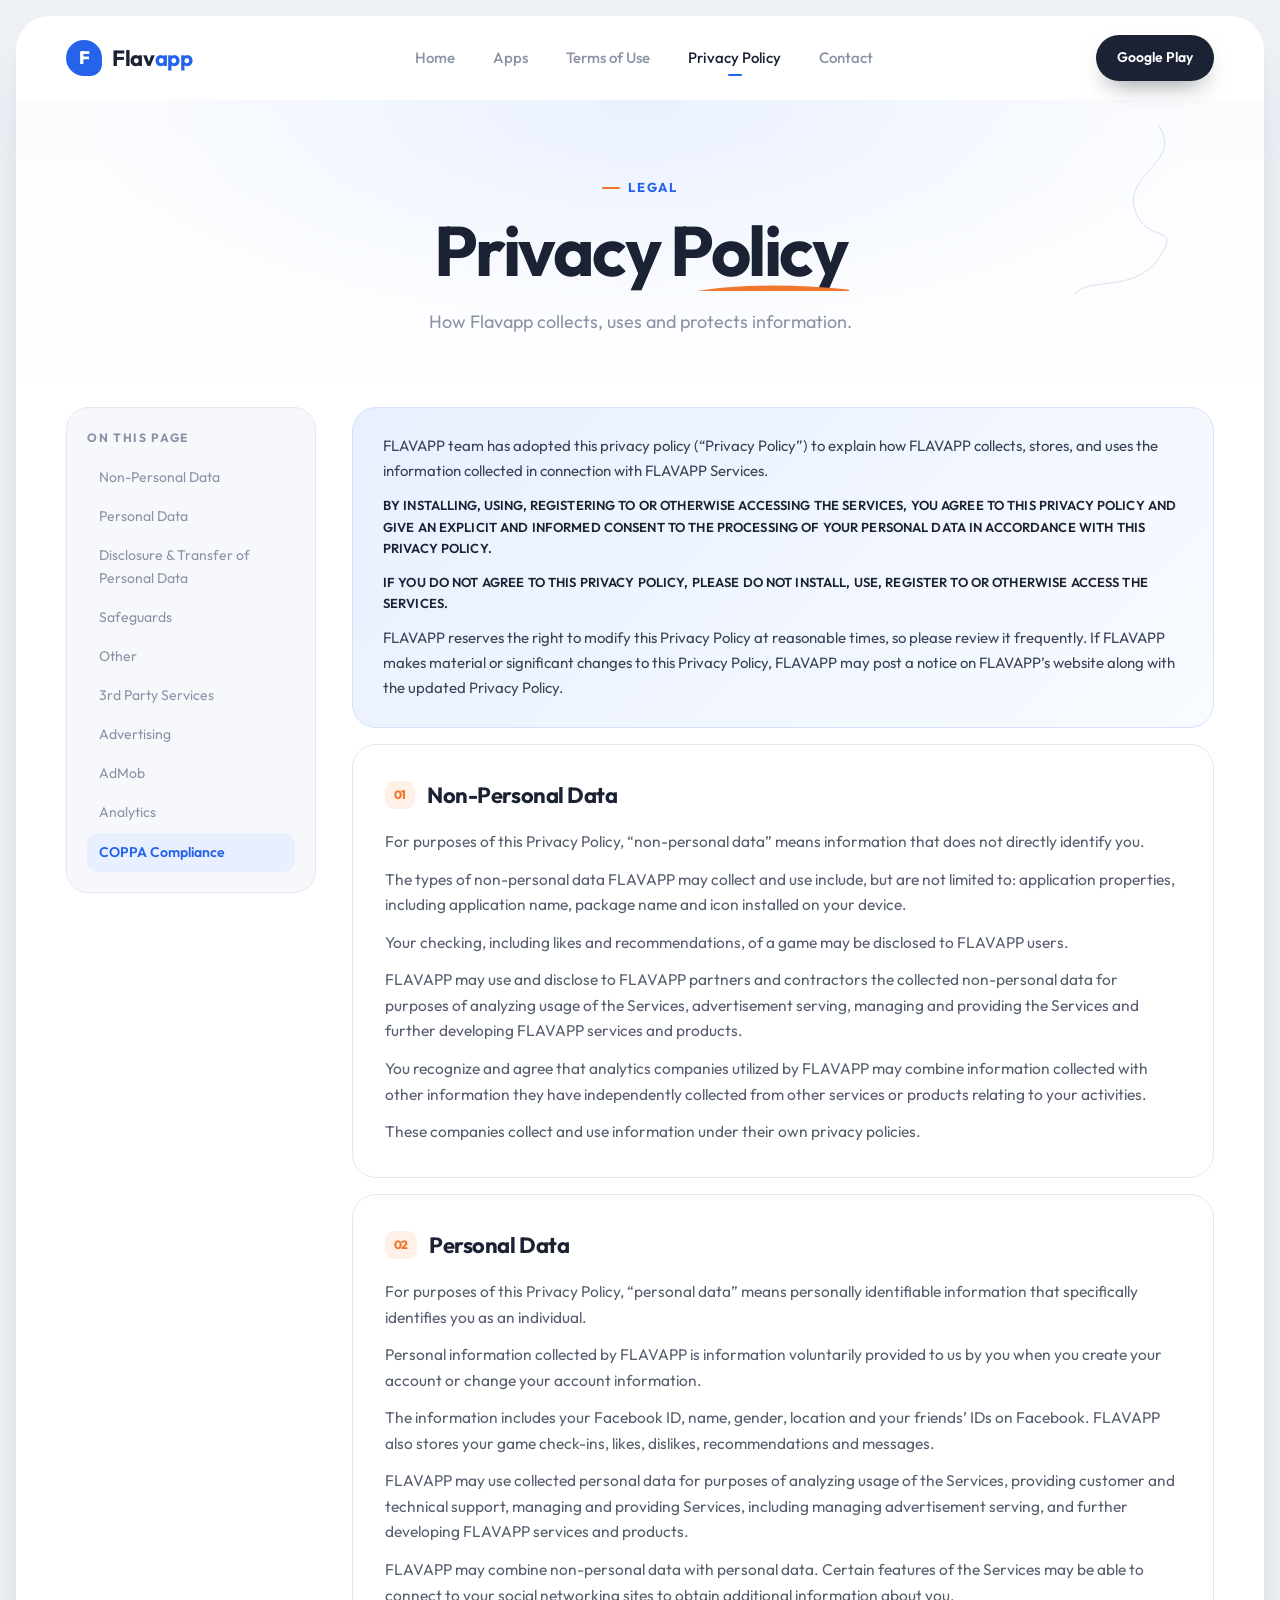
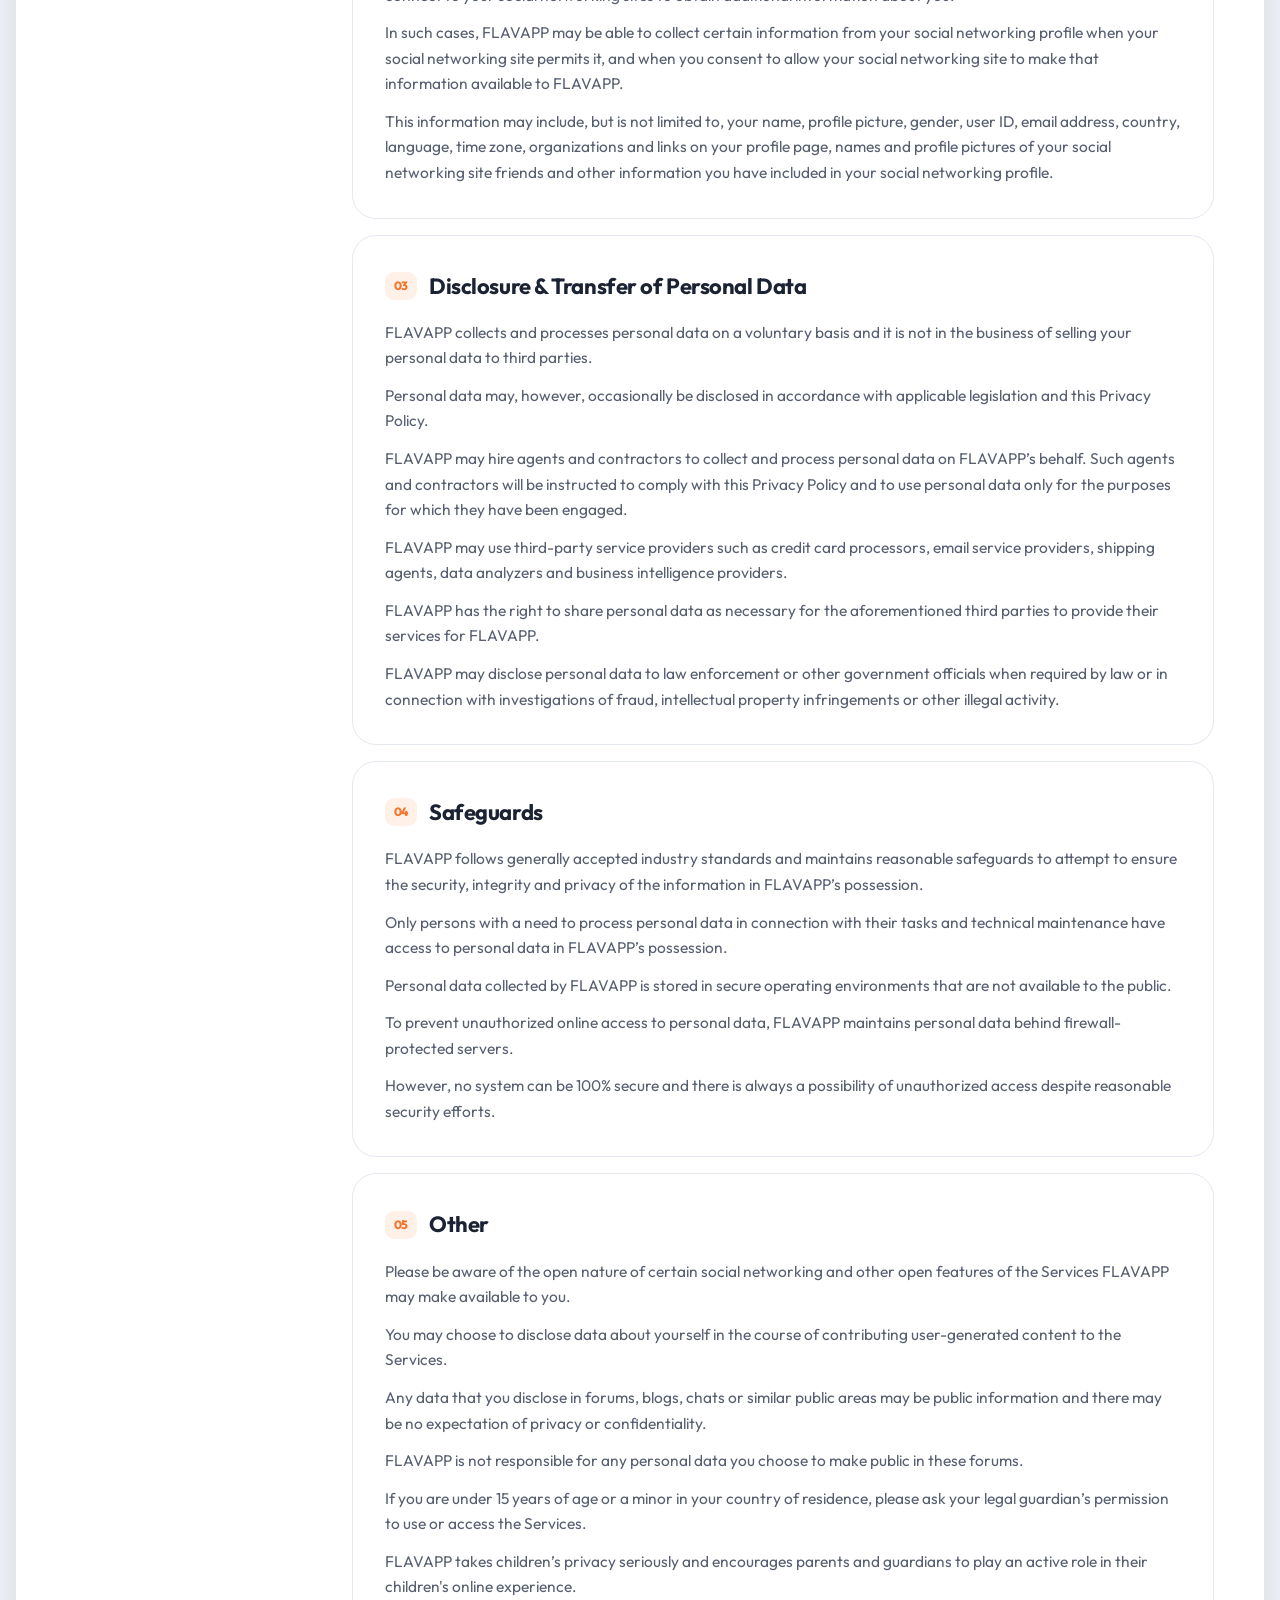
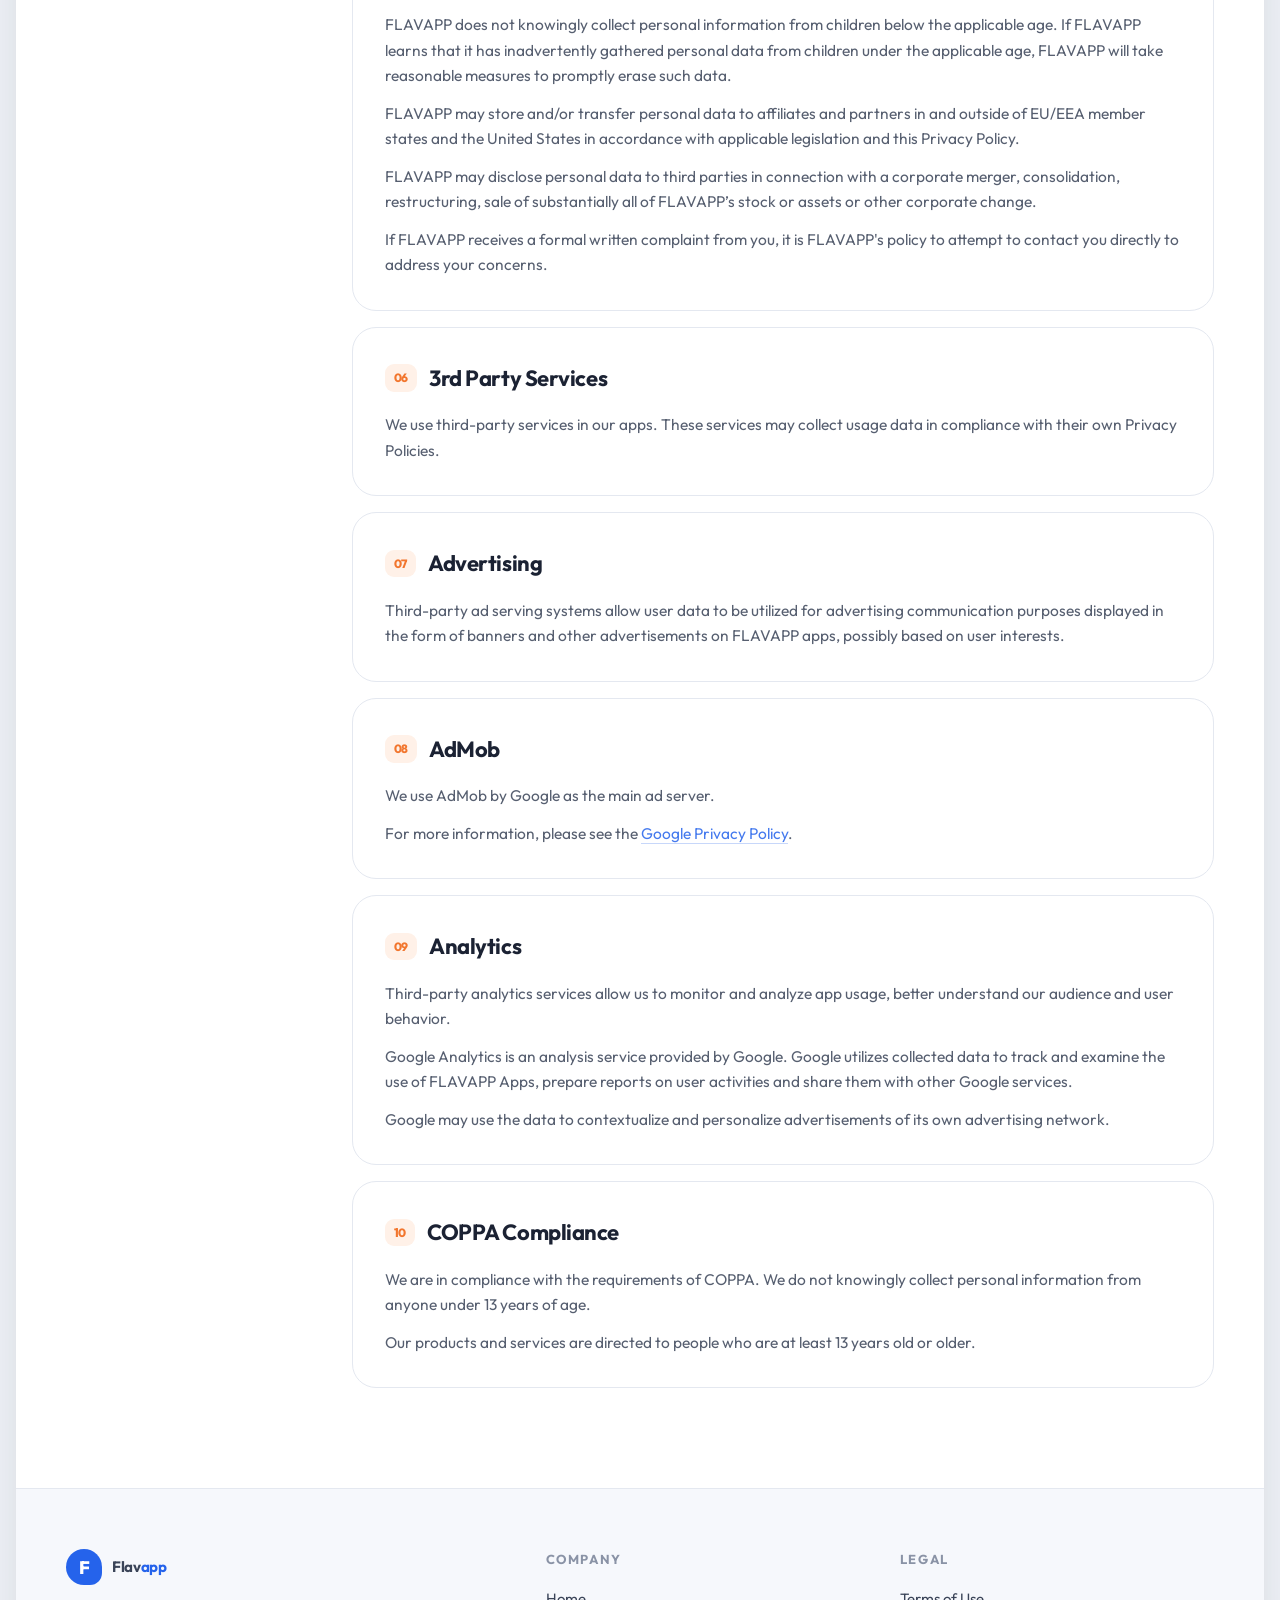
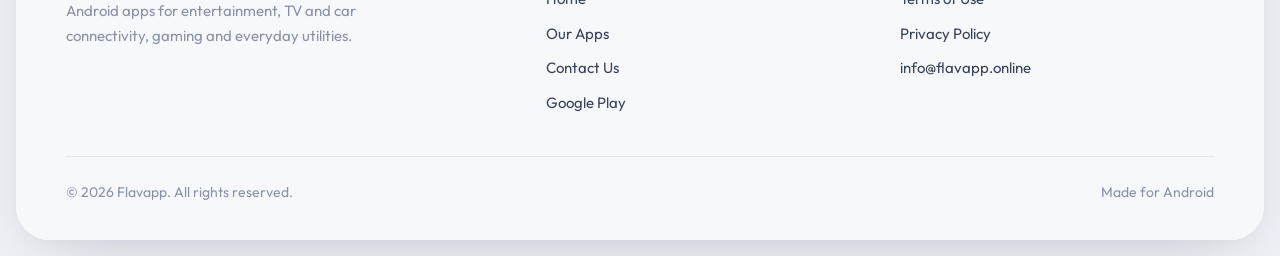
<file: privacy.html>
<!DOCTYPE html>
<html lang="en">
<head>
    <meta charset="UTF-8">
    <meta name="viewport" content="width=device-width, initial-scale=1.0">
    <meta name="description" content="Flavapp Privacy Policy. Learn how Flavapp collects, uses and protects information.">
    <meta name="theme-color" content="#eef1f6">
    <meta property="og:title" content="Flavapp - Privacy Policy">
    <meta property="og:description" content="Flavapp Privacy Policy. Learn how Flavapp collects, uses and protects information.">
    <meta property="og:type" content="website">
    <title>Flavapp - Privacy Policy</title>
    <link rel="preconnect" href="https://fonts.googleapis.com">
    <link rel="preconnect" href="https://fonts.gstatic.com" crossorigin>
    <link href="https://fonts.googleapis.com/css2?family=Outfit:wght@400;500;600;700;800&display=swap" rel="stylesheet">
    <link rel="icon" href="favicon.svg" type="image/svg+xml">
    <link rel="icon" href="favicon.ico" sizes="48x48">
    <link rel="icon" href="favicon-192.png" type="image/png" sizes="192x192">
    <link rel="apple-touch-icon" href="apple-touch-icon.png">
    <link rel="stylesheet" href="style.css">
    <noscript><style>.reveal{opacity:1;transform:none;filter:none}.split .ln>span{transform:none}</style></noscript>
</head>
<body>
<div class="progress"></div>
<div class="frame">

<header>
    <div class="container navbar">
        <a href="index.html" class="logo" aria-label="Flavapp home">
            <i class="logo-mark">F</i>
            <span>Flav<em>app</em></span>
        </a>
        <nav id="nav">
            <ul class="nav-links">
                <li><a href="index.html">Home</a></li>
                <li><a href="index.html#apps">Apps</a></li>
                <li><a href="terms.html">Terms of Use</a></li>
                <li><a href="privacy.html" class="active">Privacy Policy</a></li>
                <li><a href="contact.html">Contact</a></li>
            </ul>
        </nav>
        <div class="nav-cta">
            <a href="https://play.google.com/store/apps/dev?id=8125367806341362231" target="_blank" rel="noopener noreferrer" class="btn btn-dark btn-sm">Google Play</a>
            <button class="menu-btn" aria-label="Toggle menu" aria-expanded="false" aria-controls="nav"><span></span><span></span></button>
        </div>
    </div>
</header>


<section class="page-header">
    <svg class="doodle thin " style="right:6%;top:20px;width:120px;color:#9fb6e6" viewBox="0 0 200 300"><path d="M150 10c40 60-60 80-40 140s80 20 40 80-120 30-140 60"/></svg>
    <div class="container">
        <span class="eyebrow reveal">Legal</span>
        <h1 class="split">Privacy <span class="scribble">Policy<svg viewBox="0 0 200 20" preserveAspectRatio="none"><path d="M3 14C50 6 120 4 197 9"/></svg></span></h1>
        <p class="reveal" style="--d:.3s">How Flavapp collects, uses and protects information.</p>
    </div>
</section>
<main>
    <section class="legal-section">
        <div class="container legal-layout">
            <aside class="toc"><h4>On this page</h4><nav>
<a href="#non-personal" class="active">Non-Personal Data</a>
<a href="#personal">Personal Data</a>
<a href="#disclosure">Disclosure &amp; Transfer of Personal Data</a>
<a href="#safeguards">Safeguards</a>
<a href="#other">Other</a>
<a href="#third-party">3rd Party Services</a>
<a href="#advertising">Advertising</a>
<a href="#admob">AdMob</a>
<a href="#analytics">Analytics</a>
<a href="#coppa">COPPA Compliance</a>
            </nav></aside>
            <article class="legal-content">
                <div class="notice reveal"><p>FLAVAPP team has adopted this privacy policy (“Privacy Policy”) to explain how FLAVAPP collects, stores, and uses the information collected in connection with FLAVAPP Services.</p><p class="caps">BY INSTALLING, USING, REGISTERING TO OR OTHERWISE ACCESSING THE SERVICES, YOU AGREE TO THIS PRIVACY POLICY AND GIVE AN EXPLICIT AND INFORMED CONSENT TO THE PROCESSING OF YOUR PERSONAL DATA IN ACCORDANCE WITH THIS PRIVACY POLICY.</p><p class="caps">IF YOU DO NOT AGREE TO THIS PRIVACY POLICY, PLEASE DO NOT INSTALL, USE, REGISTER TO OR OTHERWISE ACCESS THE SERVICES.</p><p>FLAVAPP reserves the right to modify this Privacy Policy at reasonable times, so please review it frequently. If FLAVAPP makes material or significant changes to this Privacy Policy, FLAVAPP may post a notice on FLAVAPP’s website along with the updated Privacy Policy.</p></div>

<section class="policy-card reveal" id="non-personal"><h2><span class="n">01</span>Non-Personal Data</h2><p>For purposes of this Privacy Policy, “non-personal data” means information that does not directly identify you.</p><p>The types of non-personal data FLAVAPP may collect and use include, but are not limited to: application properties, including application name, package name and icon installed on your device.</p><p>Your checking, including likes and recommendations, of a game may be disclosed to FLAVAPP users.</p><p>FLAVAPP may use and disclose to FLAVAPP partners and contractors the collected non-personal data for purposes of analyzing usage of the Services, advertisement serving, managing and providing the Services and further developing FLAVAPP services and products.</p><p>You recognize and agree that analytics companies utilized by FLAVAPP may combine information collected with other information they have independently collected from other services or products relating to your activities.</p><p>These companies collect and use information under their own privacy policies.</p></section>
<section class="policy-card reveal" id="personal"><h2><span class="n">02</span>Personal Data</h2><p>For purposes of this Privacy Policy, “personal data” means personally identifiable information that specifically identifies you as an individual.</p><p>Personal information collected by FLAVAPP is information voluntarily provided to us by you when you create your account or change your account information.</p><p>The information includes your Facebook ID, name, gender, location and your friends’ IDs on Facebook. FLAVAPP also stores your game check-ins, likes, dislikes, recommendations and messages.</p><p>FLAVAPP may use collected personal data for purposes of analyzing usage of the Services, providing customer and technical support, managing and providing Services, including managing advertisement serving, and further developing FLAVAPP services and products.</p><p>FLAVAPP may combine non-personal data with personal data. Certain features of the Services may be able to connect to your social networking sites to obtain additional information about you.</p><p>In such cases, FLAVAPP may be able to collect certain information from your social networking profile when your social networking site permits it, and when you consent to allow your social networking site to make that information available to FLAVAPP.</p><p>This information may include, but is not limited to, your name, profile picture, gender, user ID, email address, country, language, time zone, organizations and links on your profile page, names and profile pictures of your social networking site friends and other information you have included in your social networking profile.</p></section>
<section class="policy-card reveal" id="disclosure"><h2><span class="n">03</span>Disclosure &amp; Transfer of Personal Data</h2><p>FLAVAPP collects and processes personal data on a voluntary basis and it is not in the business of selling your personal data to third parties.</p><p>Personal data may, however, occasionally be disclosed in accordance with applicable legislation and this Privacy Policy.</p><p>FLAVAPP may hire agents and contractors to collect and process personal data on FLAVAPP’s behalf. Such agents and contractors will be instructed to comply with this Privacy Policy and to use personal data only for the purposes for which they have been engaged.</p><p>FLAVAPP may use third-party service providers such as credit card processors, email service providers, shipping agents, data analyzers and business intelligence providers.</p><p>FLAVAPP has the right to share personal data as necessary for the aforementioned third parties to provide their services for FLAVAPP.</p><p>FLAVAPP may disclose personal data to law enforcement or other government officials when required by law or in connection with investigations of fraud, intellectual property infringements or other illegal activity.</p></section>
<section class="policy-card reveal" id="safeguards"><h2><span class="n">04</span>Safeguards</h2><p>FLAVAPP follows generally accepted industry standards and maintains reasonable safeguards to attempt to ensure the security, integrity and privacy of the information in FLAVAPP’s possession.</p><p>Only persons with a need to process personal data in connection with their tasks and technical maintenance have access to personal data in FLAVAPP’s possession.</p><p>Personal data collected by FLAVAPP is stored in secure operating environments that are not available to the public.</p><p>To prevent unauthorized online access to personal data, FLAVAPP maintains personal data behind firewall-protected servers.</p><p>However, no system can be 100% secure and there is always a possibility of unauthorized access despite reasonable security efforts.</p></section>
<section class="policy-card reveal" id="other"><h2><span class="n">05</span>Other</h2><p>Please be aware of the open nature of certain social networking and other open features of the Services FLAVAPP may make available to you.</p><p>You may choose to disclose data about yourself in the course of contributing user-generated content to the Services.</p><p>Any data that you disclose in forums, blogs, chats or similar public areas may be public information and there may be no expectation of privacy or confidentiality.</p><p>FLAVAPP is not responsible for any personal data you choose to make public in these forums.</p><p>If you are under 15 years of age or a minor in your country of residence, please ask your legal guardian’s permission to use or access the Services.</p><p>FLAVAPP takes children’s privacy seriously and encourages parents and guardians to play an active role in their children's online experience.</p><p>FLAVAPP does not knowingly collect personal information from children below the applicable age. If FLAVAPP learns that it has inadvertently gathered personal data from children under the applicable age, FLAVAPP will take reasonable measures to promptly erase such data.</p><p>FLAVAPP may store and/or transfer personal data to affiliates and partners in and outside of EU/EEA member states and the United States in accordance with applicable legislation and this Privacy Policy.</p><p>FLAVAPP may disclose personal data to third parties in connection with a corporate merger, consolidation, restructuring, sale of substantially all of FLAVAPP’s stock or assets or other corporate change.</p><p>If FLAVAPP receives a formal written complaint from you, it is FLAVAPP's policy to attempt to contact you directly to address your concerns.</p></section>
<section class="policy-card reveal" id="third-party"><h2><span class="n">06</span>3rd Party Services</h2><p>We use third-party services in our apps. These services may collect usage data in compliance with their own Privacy Policies.</p></section>
<section class="policy-card reveal" id="advertising"><h2><span class="n">07</span>Advertising</h2><p>Third-party ad serving systems allow user data to be utilized for advertising communication purposes displayed in the form of banners and other advertisements on FLAVAPP apps, possibly based on user interests.</p></section>
<section class="policy-card reveal" id="admob"><h2><span class="n">08</span>AdMob</h2><p>We use AdMob by Google as the main ad server.</p><p>For more information, please see the <a class="link" href="https://policies.google.com/privacy" target="_blank" rel="noopener noreferrer">Google Privacy Policy</a>.</p></section>
<section class="policy-card reveal" id="analytics"><h2><span class="n">09</span>Analytics</h2><p>Third-party analytics services allow us to monitor and analyze app usage, better understand our audience and user behavior.</p><p>Google Analytics is an analysis service provided by Google. Google utilizes collected data to track and examine the use of FLAVAPP Apps, prepare reports on user activities and share them with other Google services.</p><p>Google may use the data to contextualize and personalize advertisements of its own advertising network.</p></section>
<section class="policy-card reveal" id="coppa"><h2><span class="n">10</span>COPPA Compliance</h2><p>We are in compliance with the requirements of COPPA. We do not knowingly collect personal information from anyone under 13 years of age.</p><p>Our products and services are directed to people who are at least 13 years old or older.</p></section>
            </article>
        </div>
    </section>
</main>

<footer>
    <div class="container">
        <div class="footer-top">
            <div>
                <a href="index.html" class="logo"><i class="logo-mark">F</i><span>Flav<em>app</em></span></a>
                <p>Android apps for entertainment, TV and car connectivity, gaming and everyday utilities.</p>
            </div>
            <div>
                <h5>Company</h5>
                <ul>
                    <li><a href="index.html">Home</a></li>
                    <li><a href="index.html#apps">Our Apps</a></li>
                    <li><a href="contact.html">Contact Us</a></li>
                    <li><a href="https://play.google.com/store/apps/dev?id=8125367806341362231" target="_blank" rel="noopener noreferrer">Google Play</a></li>
                </ul>
            </div>
            <div>
                <h5>Legal</h5>
                <ul>
                    <li><a href="terms.html">Terms of Use</a></li>
                    <li><a href="privacy.html">Privacy Policy</a></li>
                    <li><a href="mailto:info@flavapp.online">info@flavapp.online</a></li>
                </ul>
            </div>
        </div>
        <div class="footer-bottom">
            <span>© <span class="year">2026</span> Flavapp. All rights reserved.</span>
            <span>Made for Android</span>
        </div>
    </div>
</footer>
</div>
<script src="script.js"></script>
</body>
</html>
</file>
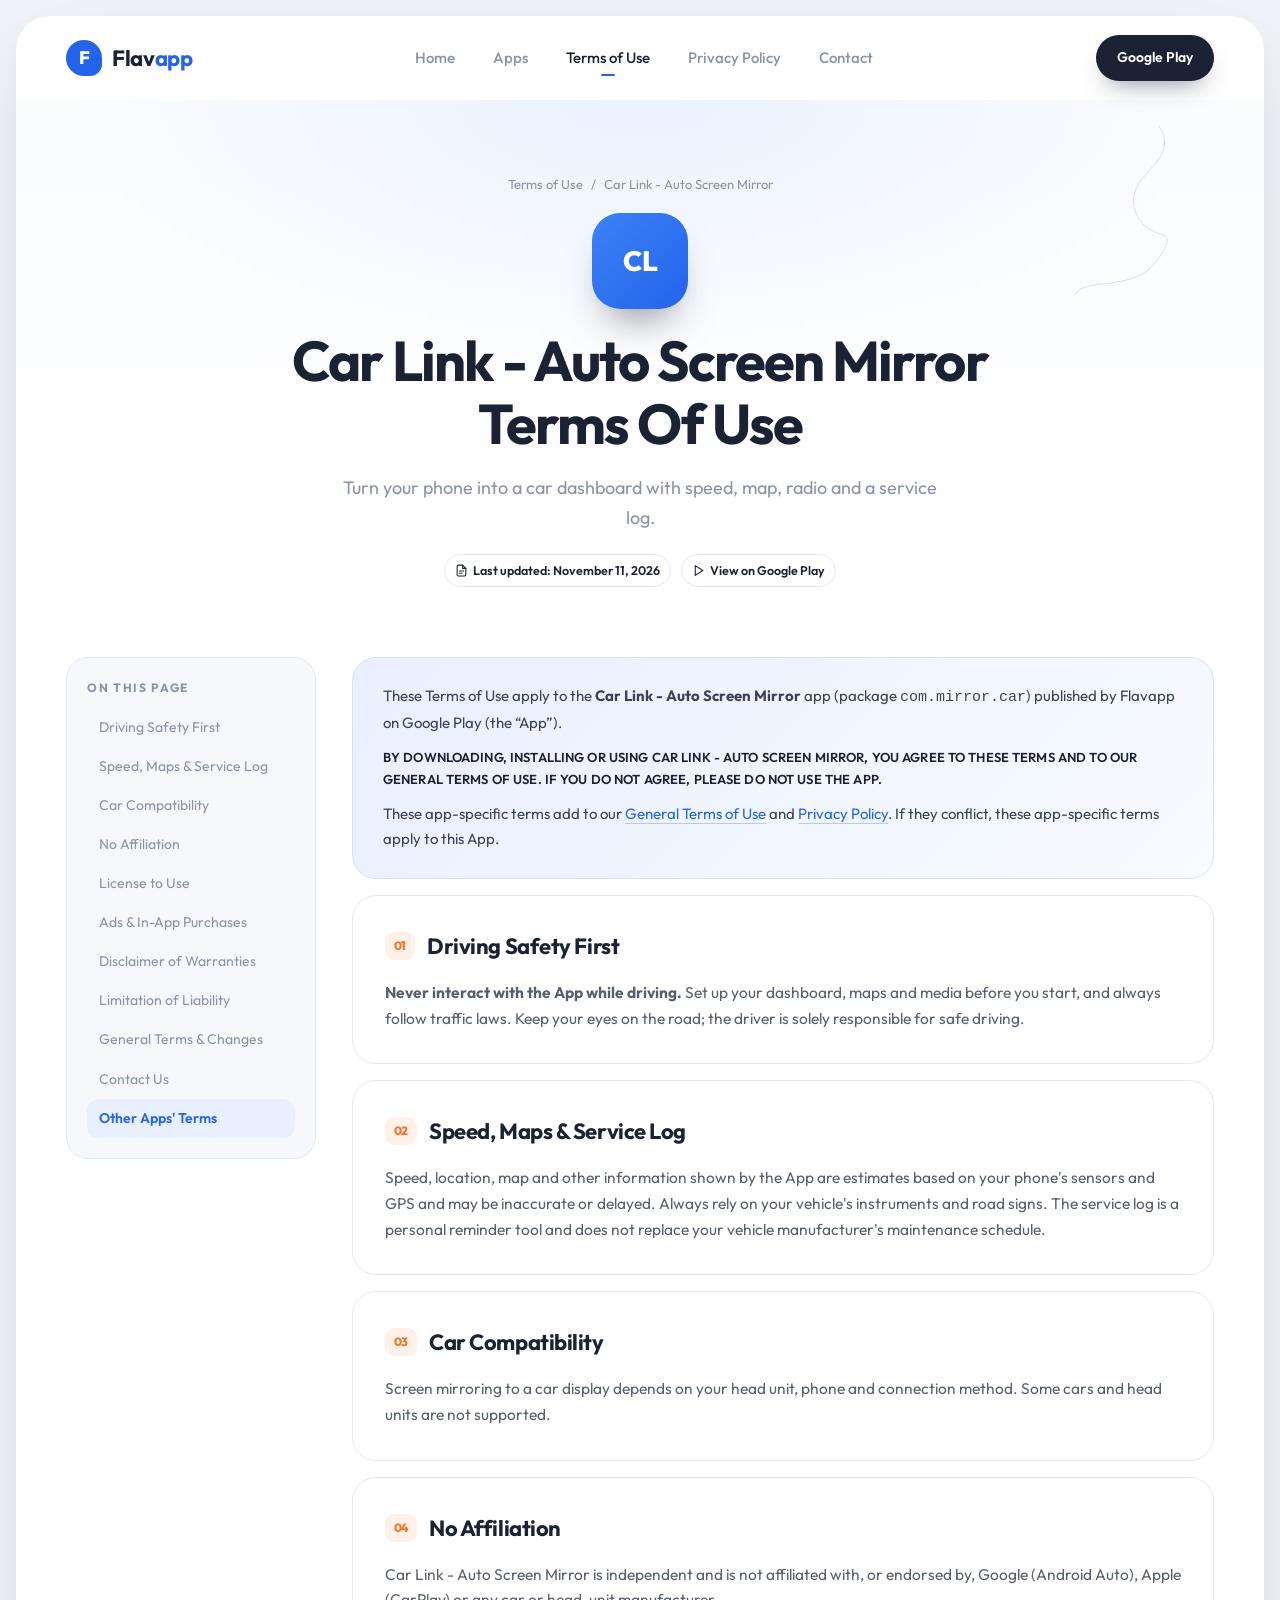
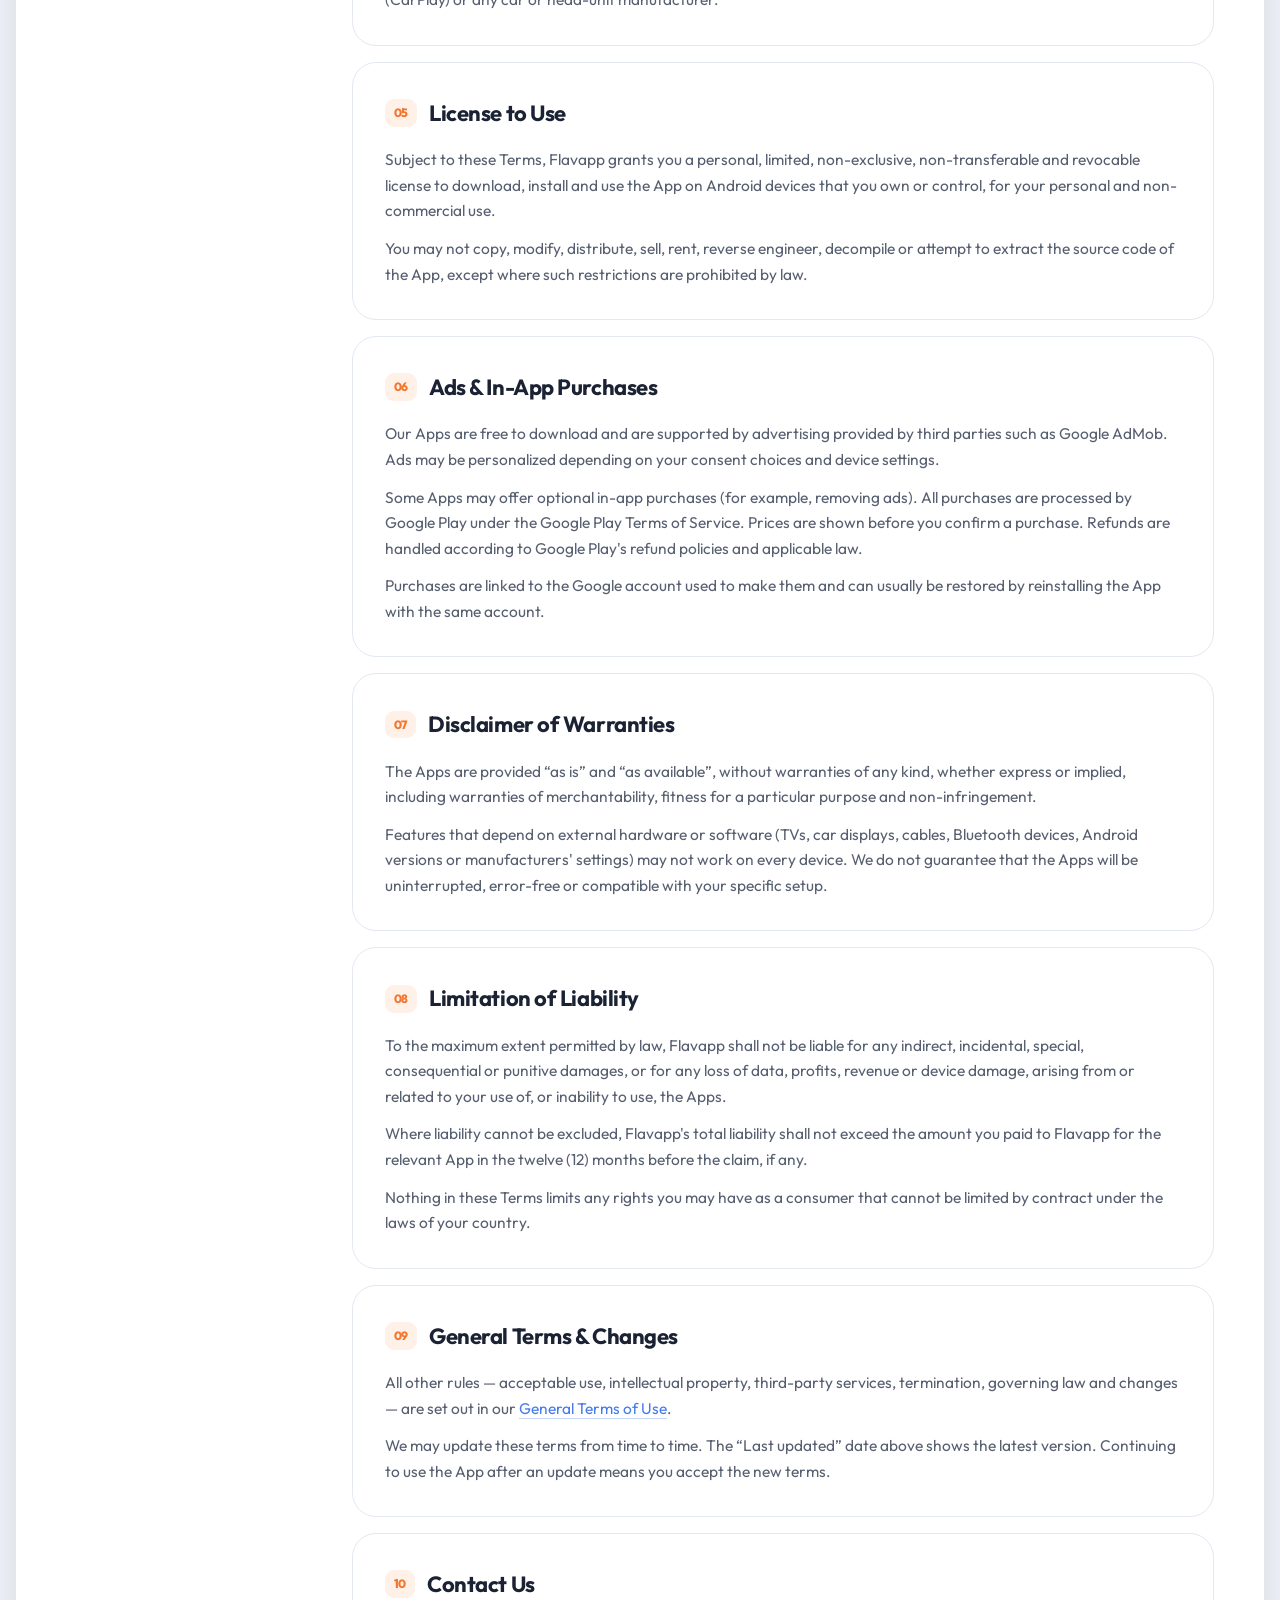
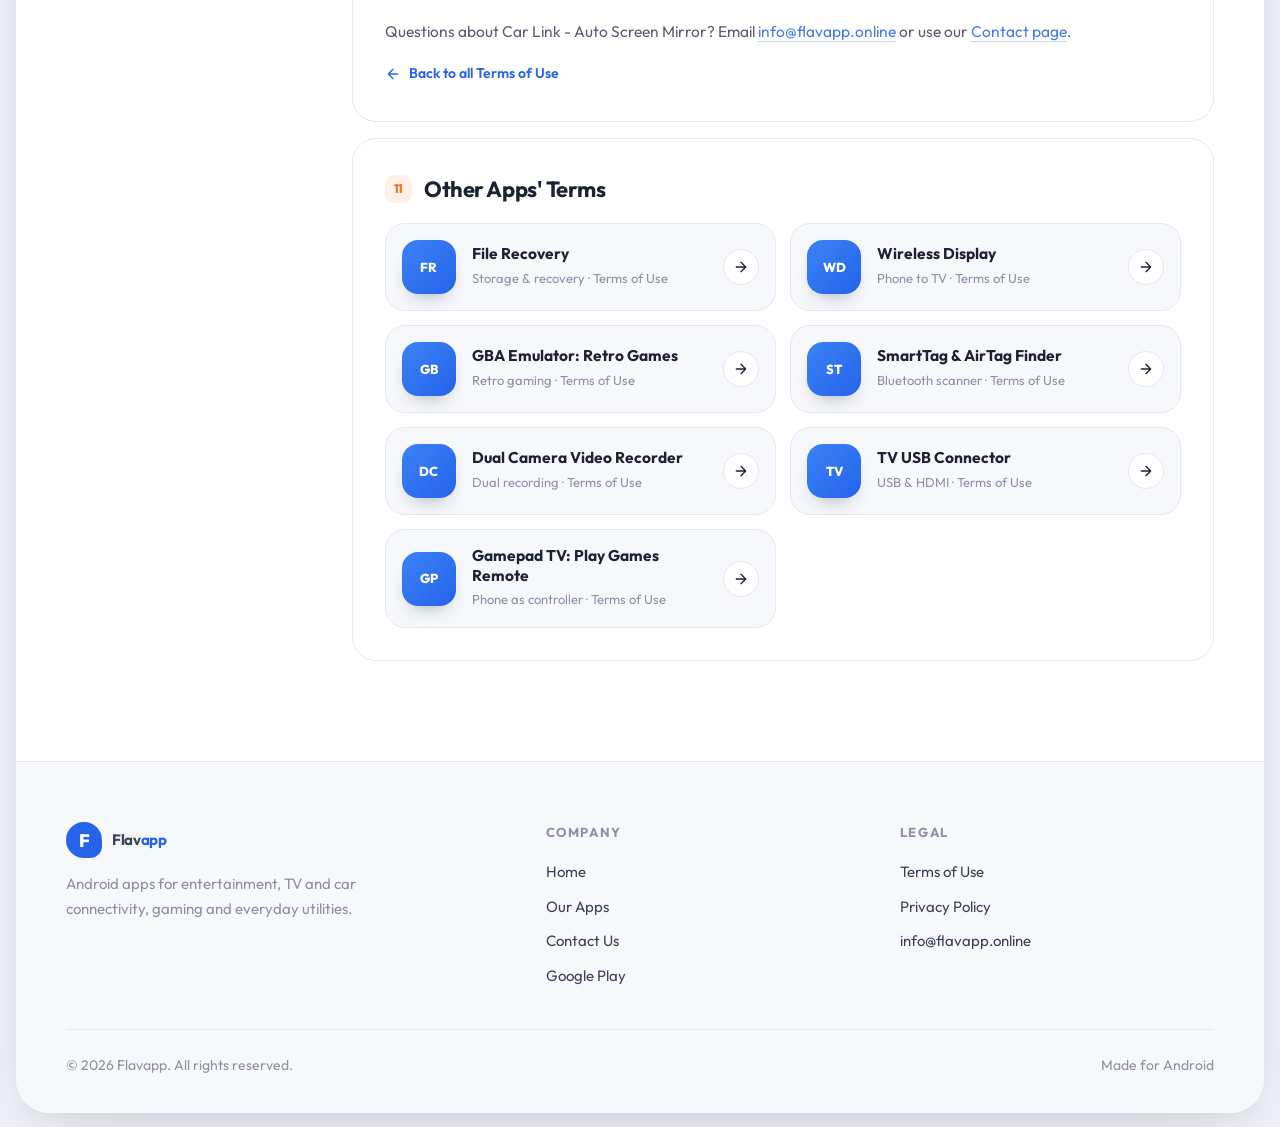
<file: terms-car-link.html>
<!DOCTYPE html>
<html lang="en">
<head>
    <meta charset="UTF-8">
    <meta name="viewport" content="width=device-width, initial-scale=1.0">
    <meta name="description" content="Terms of Use for the Car Link - Auto Screen Mirror Android app by Flavapp.">
    <meta name="theme-color" content="#eef1f6">
    <meta property="og:title" content="Car Link - Auto Screen Mirror - Terms of Use | Flavapp">
    <meta property="og:description" content="Terms of Use for the Car Link - Auto Screen Mirror Android app by Flavapp.">
    <meta property="og:type" content="website">
    <title>Car Link - Auto Screen Mirror - Terms of Use | Flavapp</title>
    <link rel="preconnect" href="https://fonts.googleapis.com">
    <link rel="preconnect" href="https://fonts.gstatic.com" crossorigin>
    <link href="https://fonts.googleapis.com/css2?family=Outfit:wght@400;500;600;700;800&display=swap" rel="stylesheet">
    <link rel="icon" href="favicon.svg" type="image/svg+xml">
    <link rel="icon" href="favicon.ico" sizes="48x48">
    <link rel="icon" href="favicon-192.png" type="image/png" sizes="192x192">
    <link rel="apple-touch-icon" href="apple-touch-icon.png">
    <link rel="stylesheet" href="style.css">
    <noscript><style>.reveal{opacity:1;transform:none;filter:none}.split .ln>span{transform:none}</style></noscript>
</head>
<body>
<div class="progress"></div>
<div class="frame">

<header>
    <div class="container navbar">
        <a href="index.html" class="logo" aria-label="Flavapp home">
            <i class="logo-mark">F</i>
            <span>Flav<em>app</em></span>
        </a>
        <nav id="nav">
            <ul class="nav-links">
                <li><a href="index.html">Home</a></li>
                <li><a href="index.html#apps">Apps</a></li>
                <li><a href="terms.html" class="active">Terms of Use</a></li>
                <li><a href="privacy.html">Privacy Policy</a></li>
                <li><a href="contact.html">Contact</a></li>
            </ul>
        </nav>
        <div class="nav-cta">
            <a href="https://play.google.com/store/apps/dev?id=8125367806341362231" target="_blank" rel="noopener noreferrer" class="btn btn-dark btn-sm">Google Play</a>
            <button class="menu-btn" aria-label="Toggle menu" aria-expanded="false" aria-controls="nav"><span></span><span></span></button>
        </div>
    </div>
</header>


<section class="page-header">
    <svg class="doodle thin " style="right:6%;top:20px;width:120px;color:#9fb6e6" viewBox="0 0 200 300"><path d="M150 10c40 60-60 80-40 140s80 20 40 80-120 30-140 60"/></svg>
    <div class="container">
        <div class="crumbs reveal"><a href="terms.html">Terms of Use</a><span>/</span><span>Car Link - Auto Screen Mirror</span></div>
        <div class="app-hero-icon reveal"><img src="https://play-lh.googleusercontent.com/pyRY_80LpljrxMO7yNGxWHfqV594uqOa-gwVIHZFLTukk56IImIcmmxsyEdJ1bmQp6P-iGRRaLnI1aVJeDZ_=w240-h480" alt="Car Link - Auto Screen Mirror icon" data-fb="CL" loading="lazy" referrerpolicy="no-referrer"></div>
        <h1 class="split" style="font-size:clamp(34px,5vw,56px)">Car Link - Auto Screen Mirror<br>Terms Of Use</h1>
        <p class="reveal" style="--d:.3s">Turn your phone into a car dashboard with speed, map, radio and a service log.</p>
        <div class="meta-row reveal" style="--d:.4s">
            <span class="pill"><svg class="ico" viewBox="0 0 24 24"><path d="M14 2H6a2 2 0 0 0-2 2v16a2 2 0 0 0 2 2h12a2 2 0 0 0 2-2V8z"/><path d="M14 2v6h6M8 13h8M8 17h5"/></svg>Last updated: November 11, 2026</span>
            <a class="pill" href="https://play.google.com/store/apps/details?id=com.mirror.car" target="_blank" rel="noopener noreferrer"><svg class="ico" viewBox="0 0 24 24"><path d="M6 3l14 9-14 9z"/></svg>View on Google Play</a>
        </div>
    </div>
</section>
<main>
    <section class="legal-section">
        <div class="container legal-layout">
            <aside class="toc"><h4>On this page</h4><nav>
<a href="#driving" class="active">Driving Safety First</a>
<a href="#info">Speed, Maps &amp; Service Log</a>
<a href="#compat">Car Compatibility</a>
<a href="#brands">No Affiliation</a>
<a href="#license">License to Use</a>
<a href="#ads-purchases">Ads &amp; In-App Purchases</a>
<a href="#disclaimer">Disclaimer of Warranties</a>
<a href="#liability">Limitation of Liability</a>
<a href="#general">General Terms &amp; Changes</a>
<a href="#contact">Contact Us</a>
<a href="#other-apps">Other Apps' Terms</a>
            </nav></aside>
            <article class="legal-content">
                <div class="notice reveal"><p>These Terms of Use apply to the <b>Car Link - Auto Screen Mirror</b> app (package <code>com.mirror.car</code>) published by Flavapp on Google Play (the “App”).</p><p class="caps">BY DOWNLOADING, INSTALLING OR USING CAR LINK - AUTO SCREEN MIRROR, YOU AGREE TO THESE TERMS AND TO OUR GENERAL TERMS OF USE. IF YOU DO NOT AGREE, PLEASE DO NOT USE THE APP.</p><p>These app-specific terms add to our <a class="link" href="terms.html">General Terms of Use</a> and <a class="link" href="privacy.html">Privacy Policy</a>. If they conflict, these app-specific terms apply to this App.</p></div>

<section class="policy-card reveal" id="driving"><h2><span class="n">01</span>Driving Safety First</h2><p><b>Never interact with the App while driving.</b> Set up your dashboard, maps and media before you start, and always follow traffic laws. Keep your eyes on the road; the driver is solely responsible for safe driving.</p></section>
<section class="policy-card reveal" id="info"><h2><span class="n">02</span>Speed, Maps &amp; Service Log</h2><p>Speed, location, map and other information shown by the App are estimates based on your phone's sensors and GPS and may be inaccurate or delayed. Always rely on your vehicle's instruments and road signs. The service log is a personal reminder tool and does not replace your vehicle manufacturer's maintenance schedule.</p></section>
<section class="policy-card reveal" id="compat"><h2><span class="n">03</span>Car Compatibility</h2><p>Screen mirroring to a car display depends on your head unit, phone and connection method. Some cars and head units are not supported.</p></section>
<section class="policy-card reveal" id="brands"><h2><span class="n">04</span>No Affiliation</h2><p>Car Link - Auto Screen Mirror is independent and is not affiliated with, or endorsed by, Google (Android Auto), Apple (CarPlay) or any car or head-unit manufacturer.</p></section>
<section class="policy-card reveal" id="license"><h2><span class="n">05</span>License to Use</h2><p>Subject to these Terms, Flavapp grants you a personal, limited, non-exclusive, non-transferable and revocable license to download, install and use the App on Android devices that you own or control, for your personal and non-commercial use.</p><p>You may not copy, modify, distribute, sell, rent, reverse engineer, decompile or attempt to extract the source code of the App, except where such restrictions are prohibited by law.</p></section>
<section class="policy-card reveal" id="ads-purchases"><h2><span class="n">06</span>Ads &amp; In-App Purchases</h2><p>Our Apps are free to download and are supported by advertising provided by third parties such as Google AdMob. Ads may be personalized depending on your consent choices and device settings.</p><p>Some Apps may offer optional in-app purchases (for example, removing ads). All purchases are processed by Google Play under the Google Play Terms of Service. Prices are shown before you confirm a purchase. Refunds are handled according to Google Play's refund policies and applicable law.</p><p>Purchases are linked to the Google account used to make them and can usually be restored by reinstalling the App with the same account.</p></section>
<section class="policy-card reveal" id="disclaimer"><h2><span class="n">07</span>Disclaimer of Warranties</h2><p>The Apps are provided “as is” and “as available”, without warranties of any kind, whether express or implied, including warranties of merchantability, fitness for a particular purpose and non-infringement.</p><p>Features that depend on external hardware or software (TVs, car displays, cables, Bluetooth devices, Android versions or manufacturers' settings) may not work on every device. We do not guarantee that the Apps will be uninterrupted, error-free or compatible with your specific setup.</p></section>
<section class="policy-card reveal" id="liability"><h2><span class="n">08</span>Limitation of Liability</h2><p>To the maximum extent permitted by law, Flavapp shall not be liable for any indirect, incidental, special, consequential or punitive damages, or for any loss of data, profits, revenue or device damage, arising from or related to your use of, or inability to use, the Apps.</p><p>Where liability cannot be excluded, Flavapp's total liability shall not exceed the amount you paid to Flavapp for the relevant App in the twelve (12) months before the claim, if any.</p><p>Nothing in these Terms limits any rights you may have as a consumer that cannot be limited by contract under the laws of your country.</p></section>
<section class="policy-card reveal" id="general"><h2><span class="n">09</span>General Terms &amp; Changes</h2><p>All other rules — acceptable use, intellectual property, third-party services, termination, governing law and changes — are set out in our <a class="link" href="terms.html">General Terms of Use</a>.</p><p>We may update these terms from time to time. The “Last updated” date above shows the latest version. Continuing to use the App after an update means you accept the new terms.</p></section>
<section class="policy-card reveal" id="contact"><h2><span class="n">10</span>Contact Us</h2><p>Questions about Car Link - Auto Screen Mirror? Email <a class="link" href="mailto:info@flavapp.online?subject=Car Link - Auto Screen Mirror">info@flavapp.online</a> or use our <a class="link" href="contact.html">Contact page</a>.</p><a class="back-link" href="terms.html"><svg class="ico" viewBox="0 0 24 24"><path d="M19 12H5M12 19l-7-7 7-7"/></svg> Back to all Terms of Use</a></section>
<section class="policy-card reveal" id="other-apps"><h2><span class="n">11</span>Other Apps' Terms</h2><div class="terms-list"><a class="terms-item reveal" href="terms-file-recovery.html">
    <span class="ti"><img src="https://play-lh.googleusercontent.com/oB10QgAjv2VEmJ6bOcFVEWvep32Bgwd-UcRGYX0dxa5uN5mKoUMszqRyiREvpuzEfRuwDSeXYkyNHFJ2b316ig=w240-h480" alt="File Recovery icon" data-fb="FR" loading="lazy" referrerpolicy="no-referrer"></span>
    <span><b>File Recovery</b><small>Storage & recovery · Terms of Use</small></span>
    <span class="go"><svg class="ico" viewBox="0 0 24 24"><path d="M5 12h14M12 5l7 7-7 7"/></svg></span>
</a><a class="terms-item reveal" href="terms-wireless-display.html">
    <span class="ti"><img src="https://play-lh.googleusercontent.com/XWIFPlTg6MKozr5Yi8zRiwq6MYdzIBOjzPLJYwiDFTRws7C6UnlF5HJzpPcDqYEnlGCPKEwLnafrAHgmSAbk=w240-h480" alt="Wireless Display icon" data-fb="WD" loading="lazy" referrerpolicy="no-referrer"></span>
    <span><b>Wireless Display</b><small>Phone to TV · Terms of Use</small></span>
    <span class="go"><svg class="ico" viewBox="0 0 24 24"><path d="M5 12h14M12 5l7 7-7 7"/></svg></span>
</a><a class="terms-item reveal" href="terms-gba-emulator.html">
    <span class="ti"><img src="https://play-lh.googleusercontent.com/9KuOSr0V_5UF2gg2xsGeL5jzVhGocKluqfA8j6gmwY4C8cK3FC_dXs_2sAbIKZnsuRIZY3awqVmPan9SVR7_sKs=w240-h480" alt="GBA Emulator: Retro Games icon" data-fb="GB" loading="lazy" referrerpolicy="no-referrer"></span>
    <span><b>GBA Emulator: Retro Games</b><small>Retro gaming · Terms of Use</small></span>
    <span class="go"><svg class="ico" viewBox="0 0 24 24"><path d="M5 12h14M12 5l7 7-7 7"/></svg></span>
</a><a class="terms-item reveal" href="terms-smarttag-finder.html">
    <span class="ti"><div class="fb">ST</div></span>
    <span><b>SmartTag &amp; AirTag Finder</b><small>Bluetooth scanner · Terms of Use</small></span>
    <span class="go"><svg class="ico" viewBox="0 0 24 24"><path d="M5 12h14M12 5l7 7-7 7"/></svg></span>
</a><a class="terms-item reveal" href="terms-dual-camera.html">
    <span class="ti"><img src="https://play-lh.googleusercontent.com/XnPPMwku9eeDUklRRRxQpIfdPfrA353XD8jJPiQxTRTPC0tMquWj4rYDbRgSqAJ_gdvgJVT7tGtitbbcYte34Q=w240-h480" alt="Dual Camera Video Recorder icon" data-fb="DC" loading="lazy" referrerpolicy="no-referrer"></span>
    <span><b>Dual Camera Video Recorder</b><small>Dual recording · Terms of Use</small></span>
    <span class="go"><svg class="ico" viewBox="0 0 24 24"><path d="M5 12h14M12 5l7 7-7 7"/></svg></span>
</a><a class="terms-item reveal" href="terms-tv-usb-connector.html">
    <span class="ti"><img src="https://play-lh.googleusercontent.com/HdsfU6zqGCJa06eYpCn2OqJcRN2BdIYortrv4IlKGtblDEPNNXdzoUMY05ZH3RaQK8khUBMHrVcWpD1f0X4Q=w240-h480" alt="TV USB Connector icon" data-fb="TV" loading="lazy" referrerpolicy="no-referrer"></span>
    <span><b>TV USB Connector</b><small>USB & HDMI · Terms of Use</small></span>
    <span class="go"><svg class="ico" viewBox="0 0 24 24"><path d="M5 12h14M12 5l7 7-7 7"/></svg></span>
</a><a class="terms-item reveal" href="terms-gamepad-tv.html">
    <span class="ti"><img src="https://play-lh.googleusercontent.com/bpQH0R4CIZzIdH_k_m4ZoC8AAmVhSNTXVYoVFKeUe0LqFA9tXUDTAheEzrqM98WQtdYmVIJh6IJLt8cB5VV0nw=w240-h480" alt="Gamepad TV: Play Games Remote icon" data-fb="GP" loading="lazy" referrerpolicy="no-referrer"></span>
    <span><b>Gamepad TV: Play Games Remote</b><small>Phone as controller · Terms of Use</small></span>
    <span class="go"><svg class="ico" viewBox="0 0 24 24"><path d="M5 12h14M12 5l7 7-7 7"/></svg></span>
</a></div></section>
            </article>
        </div>
    </section>
</main>

<footer>
    <div class="container">
        <div class="footer-top">
            <div>
                <a href="index.html" class="logo"><i class="logo-mark">F</i><span>Flav<em>app</em></span></a>
                <p>Android apps for entertainment, TV and car connectivity, gaming and everyday utilities.</p>
            </div>
            <div>
                <h5>Company</h5>
                <ul>
                    <li><a href="index.html">Home</a></li>
                    <li><a href="index.html#apps">Our Apps</a></li>
                    <li><a href="contact.html">Contact Us</a></li>
                    <li><a href="https://play.google.com/store/apps/dev?id=8125367806341362231" target="_blank" rel="noopener noreferrer">Google Play</a></li>
                </ul>
            </div>
            <div>
                <h5>Legal</h5>
                <ul>
                    <li><a href="terms.html">Terms of Use</a></li>
                    <li><a href="privacy.html">Privacy Policy</a></li>
                    <li><a href="mailto:info@flavapp.online">info@flavapp.online</a></li>
                </ul>
            </div>
        </div>
        <div class="footer-bottom">
            <span>© <span class="year">2026</span> Flavapp. All rights reserved.</span>
            <span>Made for Android</span>
        </div>
    </div>
</footer>
</div>
<script src="script.js"></script>
</body>
</html>
</file>
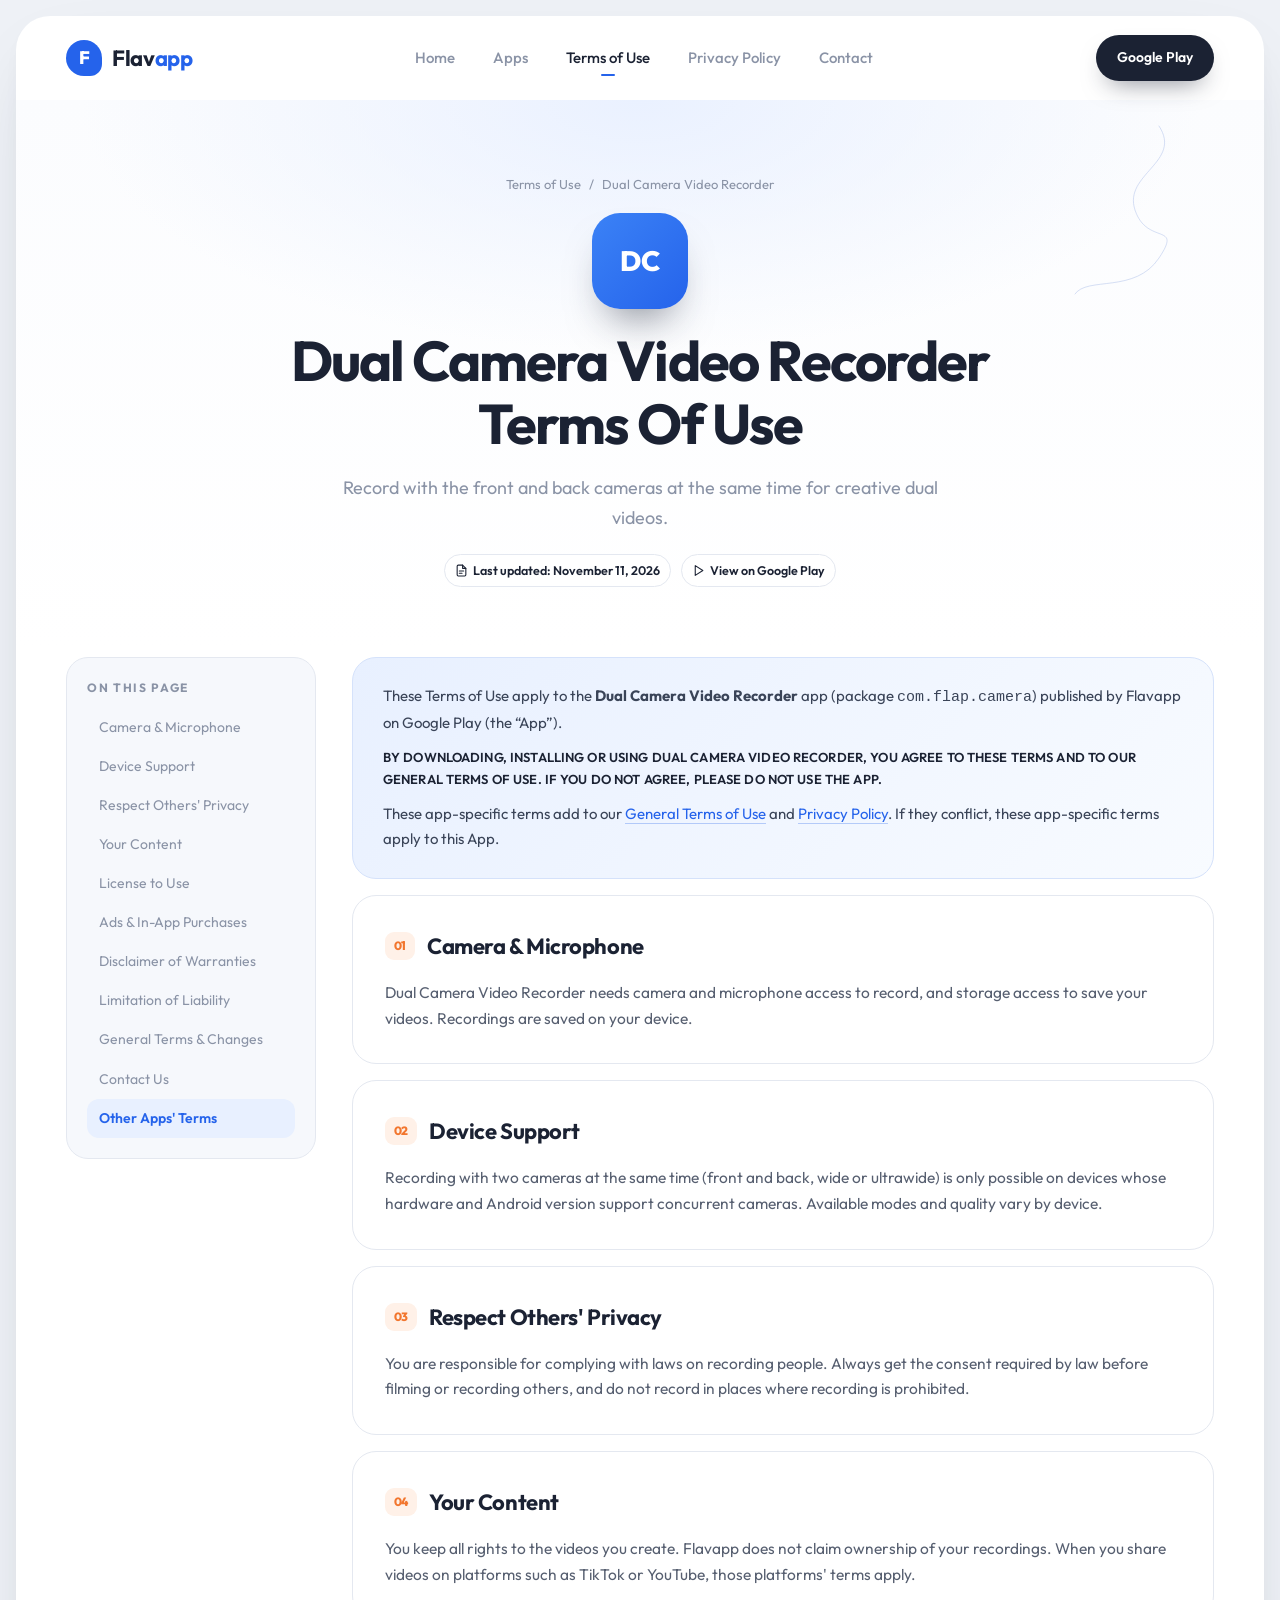
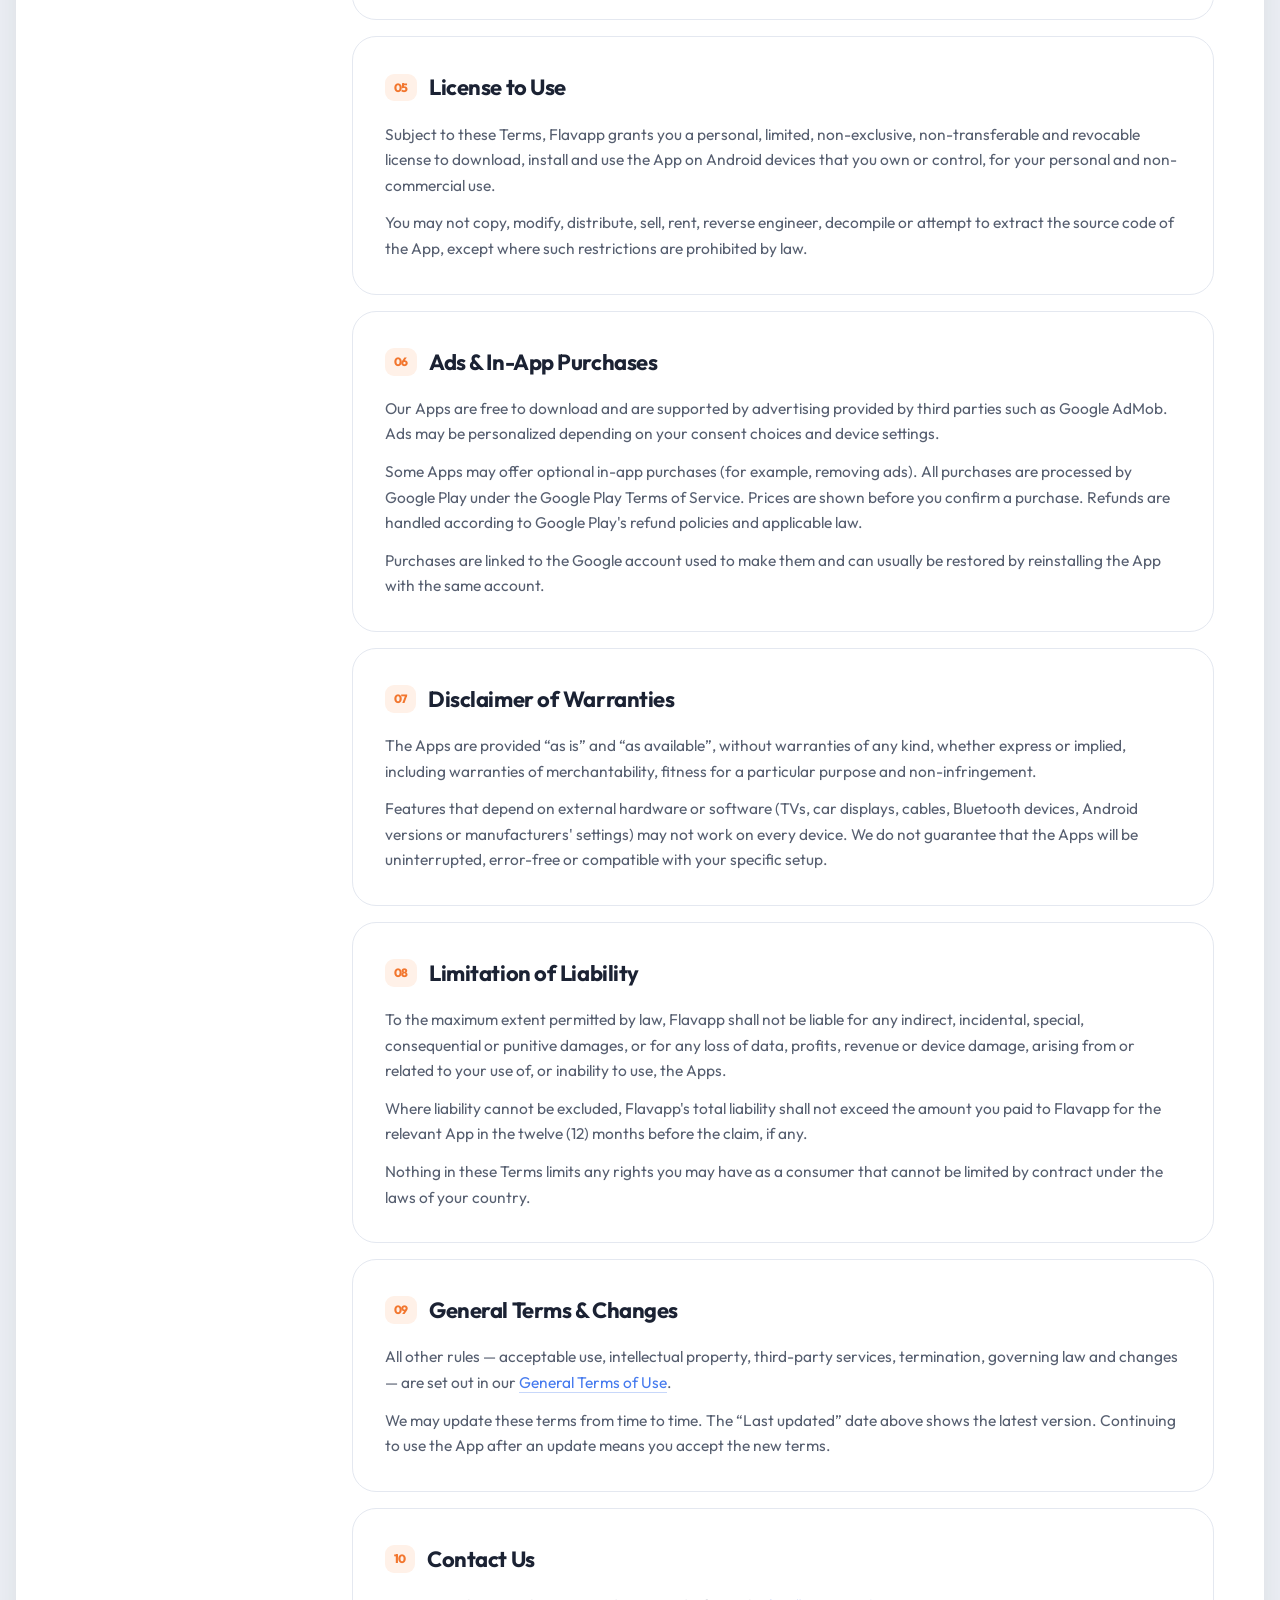
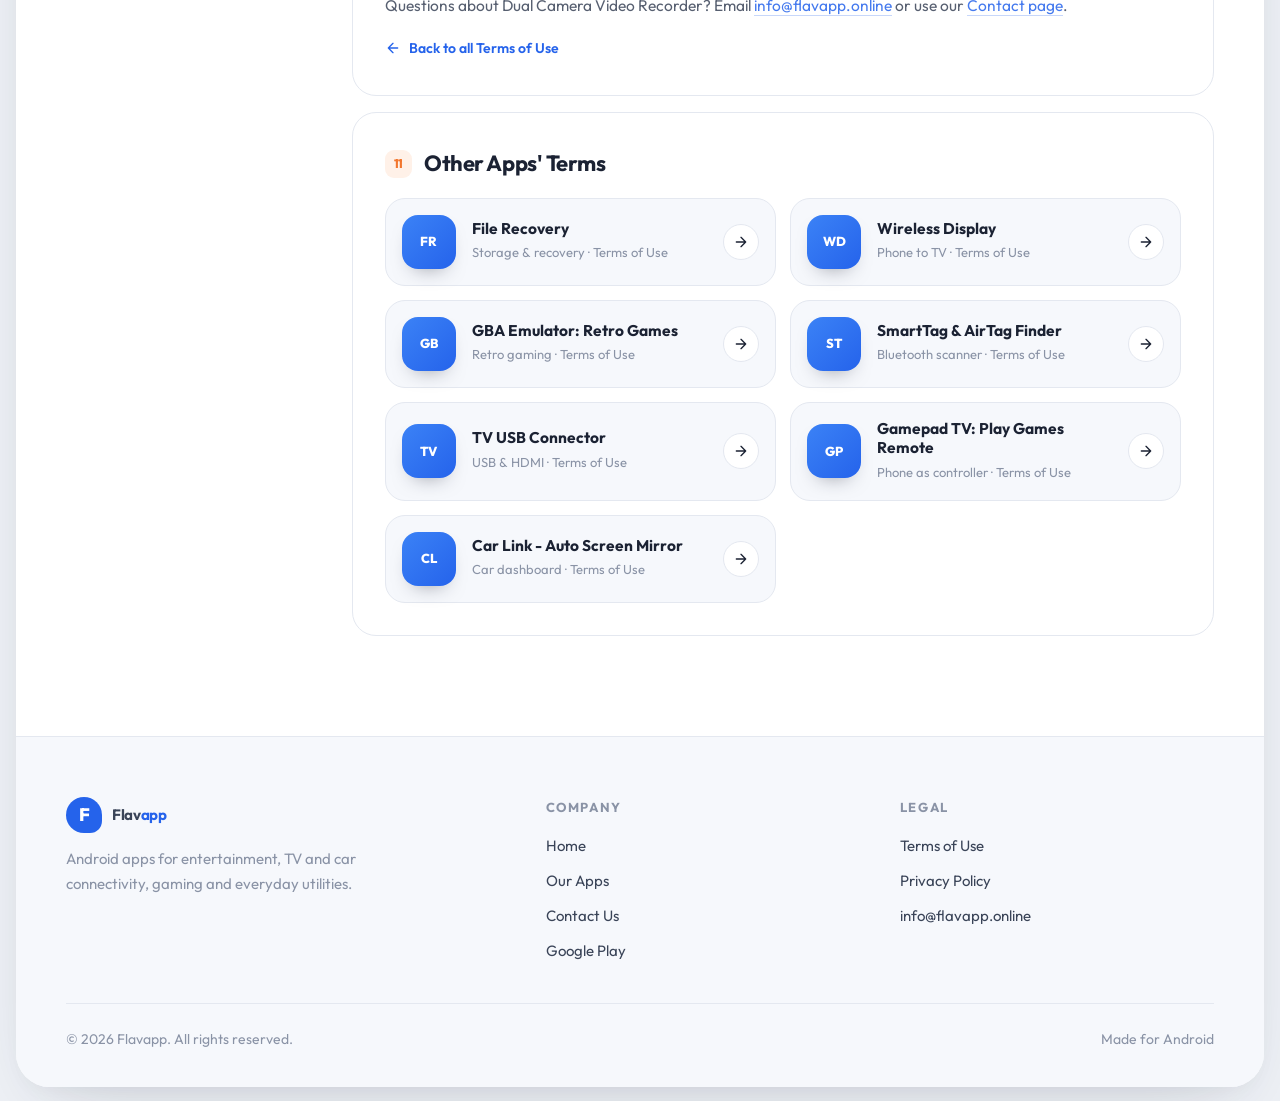
<file: terms-dual-camera.html>
<!DOCTYPE html>
<html lang="en">
<head>
    <meta charset="UTF-8">
    <meta name="viewport" content="width=device-width, initial-scale=1.0">
    <meta name="description" content="Terms of Use for the Dual Camera Video Recorder Android app by Flavapp.">
    <meta name="theme-color" content="#eef1f6">
    <meta property="og:title" content="Dual Camera Video Recorder - Terms of Use | Flavapp">
    <meta property="og:description" content="Terms of Use for the Dual Camera Video Recorder Android app by Flavapp.">
    <meta property="og:type" content="website">
    <title>Dual Camera Video Recorder - Terms of Use | Flavapp</title>
    <link rel="preconnect" href="https://fonts.googleapis.com">
    <link rel="preconnect" href="https://fonts.gstatic.com" crossorigin>
    <link href="https://fonts.googleapis.com/css2?family=Outfit:wght@400;500;600;700;800&display=swap" rel="stylesheet">
    <link rel="icon" href="favicon.svg" type="image/svg+xml">
    <link rel="icon" href="favicon.ico" sizes="48x48">
    <link rel="icon" href="favicon-192.png" type="image/png" sizes="192x192">
    <link rel="apple-touch-icon" href="apple-touch-icon.png">
    <link rel="stylesheet" href="style.css">
    <noscript><style>.reveal{opacity:1;transform:none;filter:none}.split .ln>span{transform:none}</style></noscript>
</head>
<body>
<div class="progress"></div>
<div class="frame">

<header>
    <div class="container navbar">
        <a href="index.html" class="logo" aria-label="Flavapp home">
            <i class="logo-mark">F</i>
            <span>Flav<em>app</em></span>
        </a>
        <nav id="nav">
            <ul class="nav-links">
                <li><a href="index.html">Home</a></li>
                <li><a href="index.html#apps">Apps</a></li>
                <li><a href="terms.html" class="active">Terms of Use</a></li>
                <li><a href="privacy.html">Privacy Policy</a></li>
                <li><a href="contact.html">Contact</a></li>
            </ul>
        </nav>
        <div class="nav-cta">
            <a href="https://play.google.com/store/apps/dev?id=8125367806341362231" target="_blank" rel="noopener noreferrer" class="btn btn-dark btn-sm">Google Play</a>
            <button class="menu-btn" aria-label="Toggle menu" aria-expanded="false" aria-controls="nav"><span></span><span></span></button>
        </div>
    </div>
</header>


<section class="page-header">
    <svg class="doodle thin " style="right:6%;top:20px;width:120px;color:#9fb6e6" viewBox="0 0 200 300"><path d="M150 10c40 60-60 80-40 140s80 20 40 80-120 30-140 60"/></svg>
    <div class="container">
        <div class="crumbs reveal"><a href="terms.html">Terms of Use</a><span>/</span><span>Dual Camera Video Recorder</span></div>
        <div class="app-hero-icon reveal"><img src="https://play-lh.googleusercontent.com/XnPPMwku9eeDUklRRRxQpIfdPfrA353XD8jJPiQxTRTPC0tMquWj4rYDbRgSqAJ_gdvgJVT7tGtitbbcYte34Q=w240-h480" alt="Dual Camera Video Recorder icon" data-fb="DC" loading="lazy" referrerpolicy="no-referrer"></div>
        <h1 class="split" style="font-size:clamp(34px,5vw,56px)">Dual Camera Video Recorder<br>Terms Of Use</h1>
        <p class="reveal" style="--d:.3s">Record with the front and back cameras at the same time for creative dual videos.</p>
        <div class="meta-row reveal" style="--d:.4s">
            <span class="pill"><svg class="ico" viewBox="0 0 24 24"><path d="M14 2H6a2 2 0 0 0-2 2v16a2 2 0 0 0 2 2h12a2 2 0 0 0 2-2V8z"/><path d="M14 2v6h6M8 13h8M8 17h5"/></svg>Last updated: November 11, 2026</span>
            <a class="pill" href="https://play.google.com/store/apps/details?id=com.flap.camera" target="_blank" rel="noopener noreferrer"><svg class="ico" viewBox="0 0 24 24"><path d="M6 3l14 9-14 9z"/></svg>View on Google Play</a>
        </div>
    </div>
</section>
<main>
    <section class="legal-section">
        <div class="container legal-layout">
            <aside class="toc"><h4>On this page</h4><nav>
<a href="#permissions" class="active">Camera &amp; Microphone</a>
<a href="#support">Device Support</a>
<a href="#consent">Respect Others' Privacy</a>
<a href="#your-content">Your Content</a>
<a href="#license">License to Use</a>
<a href="#ads-purchases">Ads &amp; In-App Purchases</a>
<a href="#disclaimer">Disclaimer of Warranties</a>
<a href="#liability">Limitation of Liability</a>
<a href="#general">General Terms &amp; Changes</a>
<a href="#contact">Contact Us</a>
<a href="#other-apps">Other Apps' Terms</a>
            </nav></aside>
            <article class="legal-content">
                <div class="notice reveal"><p>These Terms of Use apply to the <b>Dual Camera Video Recorder</b> app (package <code>com.flap.camera</code>) published by Flavapp on Google Play (the “App”).</p><p class="caps">BY DOWNLOADING, INSTALLING OR USING DUAL CAMERA VIDEO RECORDER, YOU AGREE TO THESE TERMS AND TO OUR GENERAL TERMS OF USE. IF YOU DO NOT AGREE, PLEASE DO NOT USE THE APP.</p><p>These app-specific terms add to our <a class="link" href="terms.html">General Terms of Use</a> and <a class="link" href="privacy.html">Privacy Policy</a>. If they conflict, these app-specific terms apply to this App.</p></div>

<section class="policy-card reveal" id="permissions"><h2><span class="n">01</span>Camera &amp; Microphone</h2><p>Dual Camera Video Recorder needs camera and microphone access to record, and storage access to save your videos. Recordings are saved on your device.</p></section>
<section class="policy-card reveal" id="support"><h2><span class="n">02</span>Device Support</h2><p>Recording with two cameras at the same time (front and back, wide or ultrawide) is only possible on devices whose hardware and Android version support concurrent cameras. Available modes and quality vary by device.</p></section>
<section class="policy-card reveal" id="consent"><h2><span class="n">03</span>Respect Others' Privacy</h2><p>You are responsible for complying with laws on recording people. Always get the consent required by law before filming or recording others, and do not record in places where recording is prohibited.</p></section>
<section class="policy-card reveal" id="your-content"><h2><span class="n">04</span>Your Content</h2><p>You keep all rights to the videos you create. Flavapp does not claim ownership of your recordings. When you share videos on platforms such as TikTok or YouTube, those platforms' terms apply.</p></section>
<section class="policy-card reveal" id="license"><h2><span class="n">05</span>License to Use</h2><p>Subject to these Terms, Flavapp grants you a personal, limited, non-exclusive, non-transferable and revocable license to download, install and use the App on Android devices that you own or control, for your personal and non-commercial use.</p><p>You may not copy, modify, distribute, sell, rent, reverse engineer, decompile or attempt to extract the source code of the App, except where such restrictions are prohibited by law.</p></section>
<section class="policy-card reveal" id="ads-purchases"><h2><span class="n">06</span>Ads &amp; In-App Purchases</h2><p>Our Apps are free to download and are supported by advertising provided by third parties such as Google AdMob. Ads may be personalized depending on your consent choices and device settings.</p><p>Some Apps may offer optional in-app purchases (for example, removing ads). All purchases are processed by Google Play under the Google Play Terms of Service. Prices are shown before you confirm a purchase. Refunds are handled according to Google Play's refund policies and applicable law.</p><p>Purchases are linked to the Google account used to make them and can usually be restored by reinstalling the App with the same account.</p></section>
<section class="policy-card reveal" id="disclaimer"><h2><span class="n">07</span>Disclaimer of Warranties</h2><p>The Apps are provided “as is” and “as available”, without warranties of any kind, whether express or implied, including warranties of merchantability, fitness for a particular purpose and non-infringement.</p><p>Features that depend on external hardware or software (TVs, car displays, cables, Bluetooth devices, Android versions or manufacturers' settings) may not work on every device. We do not guarantee that the Apps will be uninterrupted, error-free or compatible with your specific setup.</p></section>
<section class="policy-card reveal" id="liability"><h2><span class="n">08</span>Limitation of Liability</h2><p>To the maximum extent permitted by law, Flavapp shall not be liable for any indirect, incidental, special, consequential or punitive damages, or for any loss of data, profits, revenue or device damage, arising from or related to your use of, or inability to use, the Apps.</p><p>Where liability cannot be excluded, Flavapp's total liability shall not exceed the amount you paid to Flavapp for the relevant App in the twelve (12) months before the claim, if any.</p><p>Nothing in these Terms limits any rights you may have as a consumer that cannot be limited by contract under the laws of your country.</p></section>
<section class="policy-card reveal" id="general"><h2><span class="n">09</span>General Terms &amp; Changes</h2><p>All other rules — acceptable use, intellectual property, third-party services, termination, governing law and changes — are set out in our <a class="link" href="terms.html">General Terms of Use</a>.</p><p>We may update these terms from time to time. The “Last updated” date above shows the latest version. Continuing to use the App after an update means you accept the new terms.</p></section>
<section class="policy-card reveal" id="contact"><h2><span class="n">10</span>Contact Us</h2><p>Questions about Dual Camera Video Recorder? Email <a class="link" href="mailto:info@flavapp.online?subject=Dual Camera Video Recorder">info@flavapp.online</a> or use our <a class="link" href="contact.html">Contact page</a>.</p><a class="back-link" href="terms.html"><svg class="ico" viewBox="0 0 24 24"><path d="M19 12H5M12 19l-7-7 7-7"/></svg> Back to all Terms of Use</a></section>
<section class="policy-card reveal" id="other-apps"><h2><span class="n">11</span>Other Apps' Terms</h2><div class="terms-list"><a class="terms-item reveal" href="terms-file-recovery.html">
    <span class="ti"><img src="https://play-lh.googleusercontent.com/oB10QgAjv2VEmJ6bOcFVEWvep32Bgwd-UcRGYX0dxa5uN5mKoUMszqRyiREvpuzEfRuwDSeXYkyNHFJ2b316ig=w240-h480" alt="File Recovery icon" data-fb="FR" loading="lazy" referrerpolicy="no-referrer"></span>
    <span><b>File Recovery</b><small>Storage & recovery · Terms of Use</small></span>
    <span class="go"><svg class="ico" viewBox="0 0 24 24"><path d="M5 12h14M12 5l7 7-7 7"/></svg></span>
</a><a class="terms-item reveal" href="terms-wireless-display.html">
    <span class="ti"><img src="https://play-lh.googleusercontent.com/XWIFPlTg6MKozr5Yi8zRiwq6MYdzIBOjzPLJYwiDFTRws7C6UnlF5HJzpPcDqYEnlGCPKEwLnafrAHgmSAbk=w240-h480" alt="Wireless Display icon" data-fb="WD" loading="lazy" referrerpolicy="no-referrer"></span>
    <span><b>Wireless Display</b><small>Phone to TV · Terms of Use</small></span>
    <span class="go"><svg class="ico" viewBox="0 0 24 24"><path d="M5 12h14M12 5l7 7-7 7"/></svg></span>
</a><a class="terms-item reveal" href="terms-gba-emulator.html">
    <span class="ti"><img src="https://play-lh.googleusercontent.com/9KuOSr0V_5UF2gg2xsGeL5jzVhGocKluqfA8j6gmwY4C8cK3FC_dXs_2sAbIKZnsuRIZY3awqVmPan9SVR7_sKs=w240-h480" alt="GBA Emulator: Retro Games icon" data-fb="GB" loading="lazy" referrerpolicy="no-referrer"></span>
    <span><b>GBA Emulator: Retro Games</b><small>Retro gaming · Terms of Use</small></span>
    <span class="go"><svg class="ico" viewBox="0 0 24 24"><path d="M5 12h14M12 5l7 7-7 7"/></svg></span>
</a><a class="terms-item reveal" href="terms-smarttag-finder.html">
    <span class="ti"><div class="fb">ST</div></span>
    <span><b>SmartTag &amp; AirTag Finder</b><small>Bluetooth scanner · Terms of Use</small></span>
    <span class="go"><svg class="ico" viewBox="0 0 24 24"><path d="M5 12h14M12 5l7 7-7 7"/></svg></span>
</a><a class="terms-item reveal" href="terms-tv-usb-connector.html">
    <span class="ti"><img src="https://play-lh.googleusercontent.com/HdsfU6zqGCJa06eYpCn2OqJcRN2BdIYortrv4IlKGtblDEPNNXdzoUMY05ZH3RaQK8khUBMHrVcWpD1f0X4Q=w240-h480" alt="TV USB Connector icon" data-fb="TV" loading="lazy" referrerpolicy="no-referrer"></span>
    <span><b>TV USB Connector</b><small>USB & HDMI · Terms of Use</small></span>
    <span class="go"><svg class="ico" viewBox="0 0 24 24"><path d="M5 12h14M12 5l7 7-7 7"/></svg></span>
</a><a class="terms-item reveal" href="terms-gamepad-tv.html">
    <span class="ti"><img src="https://play-lh.googleusercontent.com/bpQH0R4CIZzIdH_k_m4ZoC8AAmVhSNTXVYoVFKeUe0LqFA9tXUDTAheEzrqM98WQtdYmVIJh6IJLt8cB5VV0nw=w240-h480" alt="Gamepad TV: Play Games Remote icon" data-fb="GP" loading="lazy" referrerpolicy="no-referrer"></span>
    <span><b>Gamepad TV: Play Games Remote</b><small>Phone as controller · Terms of Use</small></span>
    <span class="go"><svg class="ico" viewBox="0 0 24 24"><path d="M5 12h14M12 5l7 7-7 7"/></svg></span>
</a><a class="terms-item reveal" href="terms-car-link.html">
    <span class="ti"><img src="https://play-lh.googleusercontent.com/pyRY_80LpljrxMO7yNGxWHfqV594uqOa-gwVIHZFLTukk56IImIcmmxsyEdJ1bmQp6P-iGRRaLnI1aVJeDZ_=w240-h480" alt="Car Link - Auto Screen Mirror icon" data-fb="CL" loading="lazy" referrerpolicy="no-referrer"></span>
    <span><b>Car Link - Auto Screen Mirror</b><small>Car dashboard · Terms of Use</small></span>
    <span class="go"><svg class="ico" viewBox="0 0 24 24"><path d="M5 12h14M12 5l7 7-7 7"/></svg></span>
</a></div></section>
            </article>
        </div>
    </section>
</main>

<footer>
    <div class="container">
        <div class="footer-top">
            <div>
                <a href="index.html" class="logo"><i class="logo-mark">F</i><span>Flav<em>app</em></span></a>
                <p>Android apps for entertainment, TV and car connectivity, gaming and everyday utilities.</p>
            </div>
            <div>
                <h5>Company</h5>
                <ul>
                    <li><a href="index.html">Home</a></li>
                    <li><a href="index.html#apps">Our Apps</a></li>
                    <li><a href="contact.html">Contact Us</a></li>
                    <li><a href="https://play.google.com/store/apps/dev?id=8125367806341362231" target="_blank" rel="noopener noreferrer">Google Play</a></li>
                </ul>
            </div>
            <div>
                <h5>Legal</h5>
                <ul>
                    <li><a href="terms.html">Terms of Use</a></li>
                    <li><a href="privacy.html">Privacy Policy</a></li>
                    <li><a href="mailto:info@flavapp.online">info@flavapp.online</a></li>
                </ul>
            </div>
        </div>
        <div class="footer-bottom">
            <span>© <span class="year">2026</span> Flavapp. All rights reserved.</span>
            <span>Made for Android</span>
        </div>
    </div>
</footer>
</div>
<script src="script.js"></script>
</body>
</html>
</file>
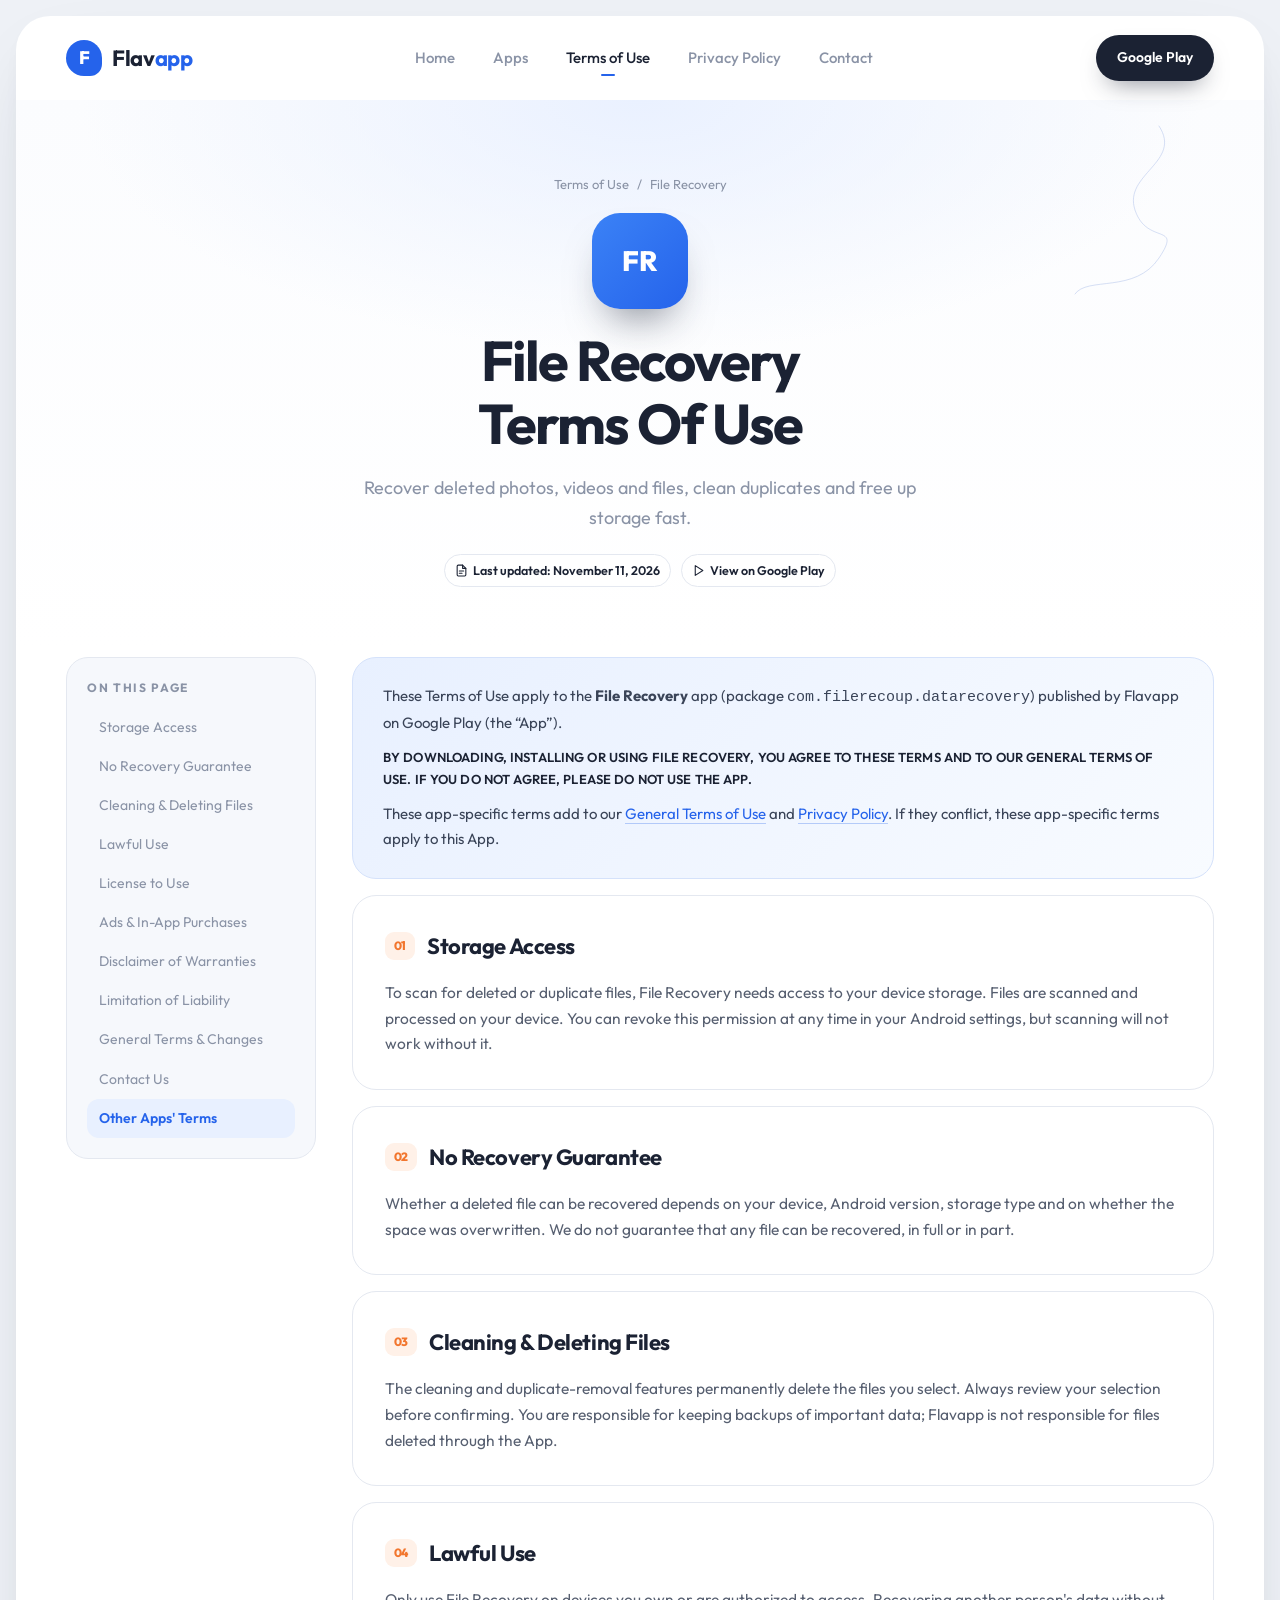
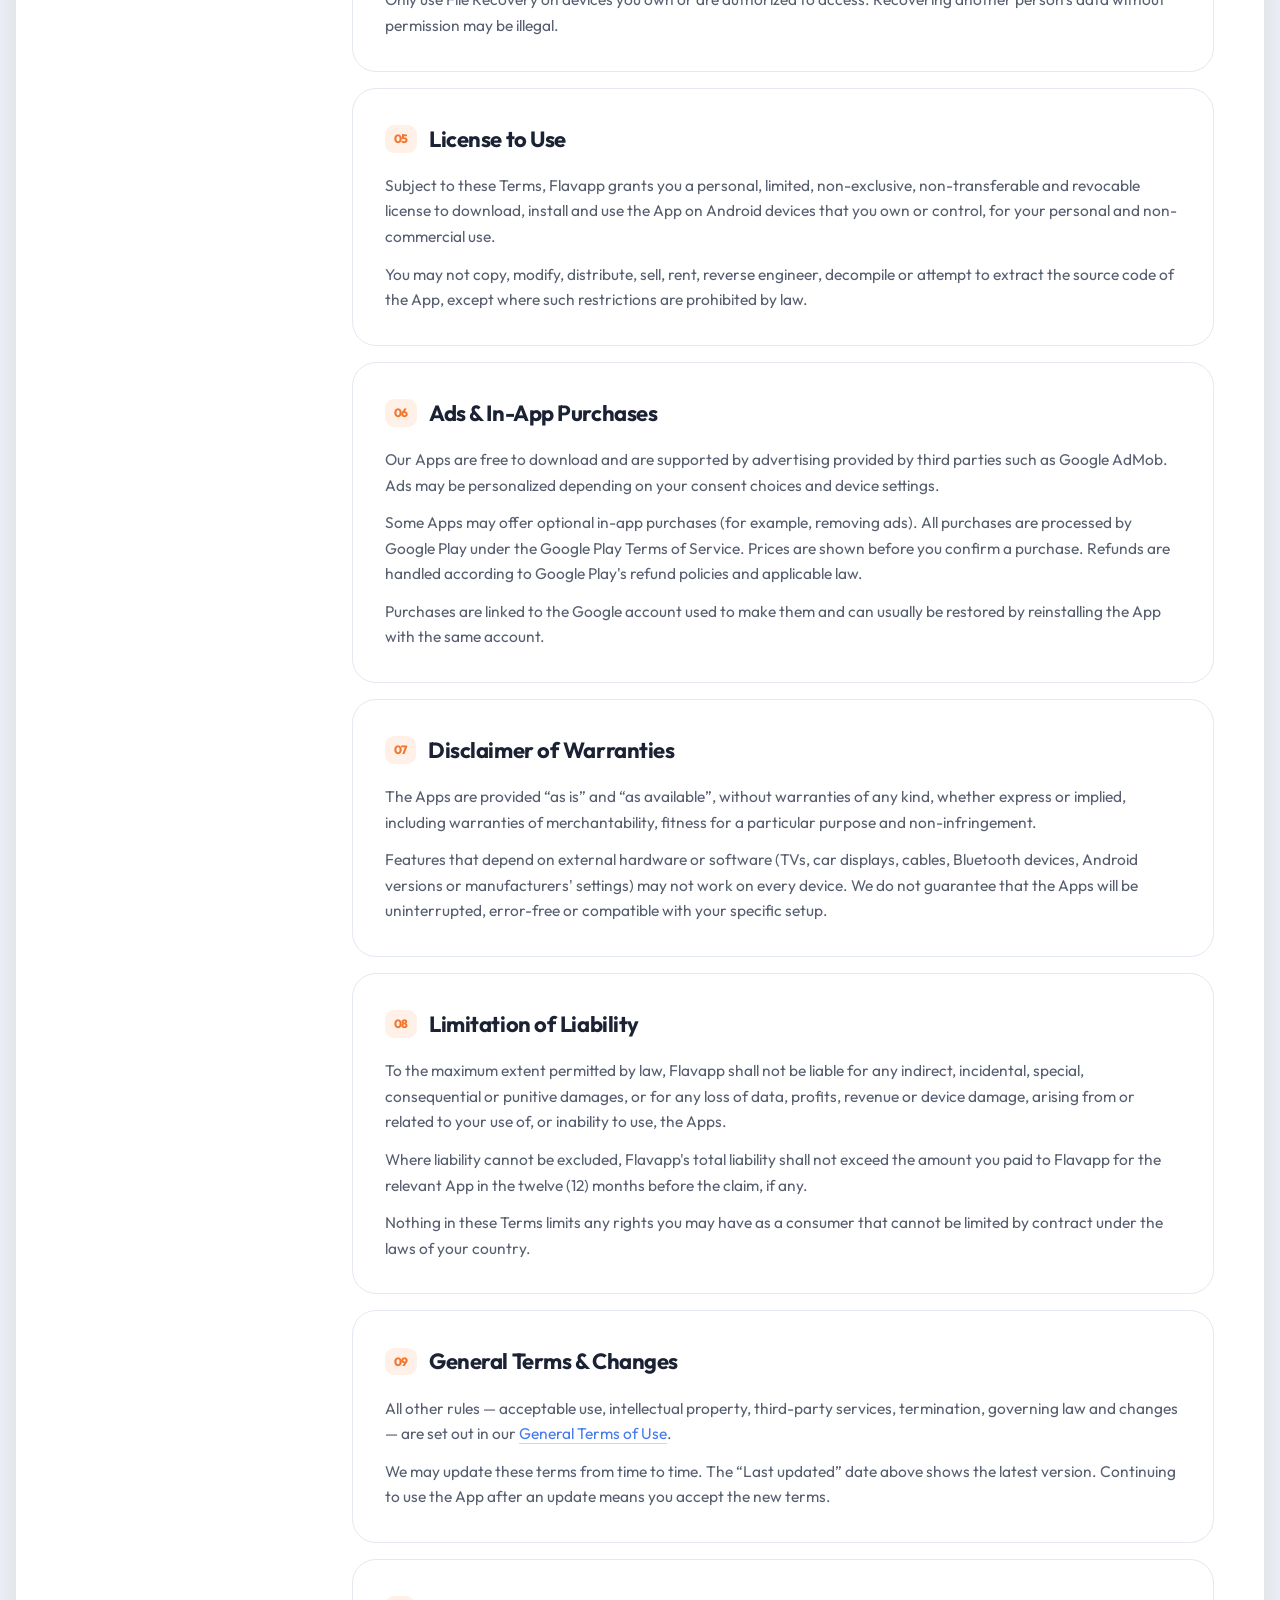
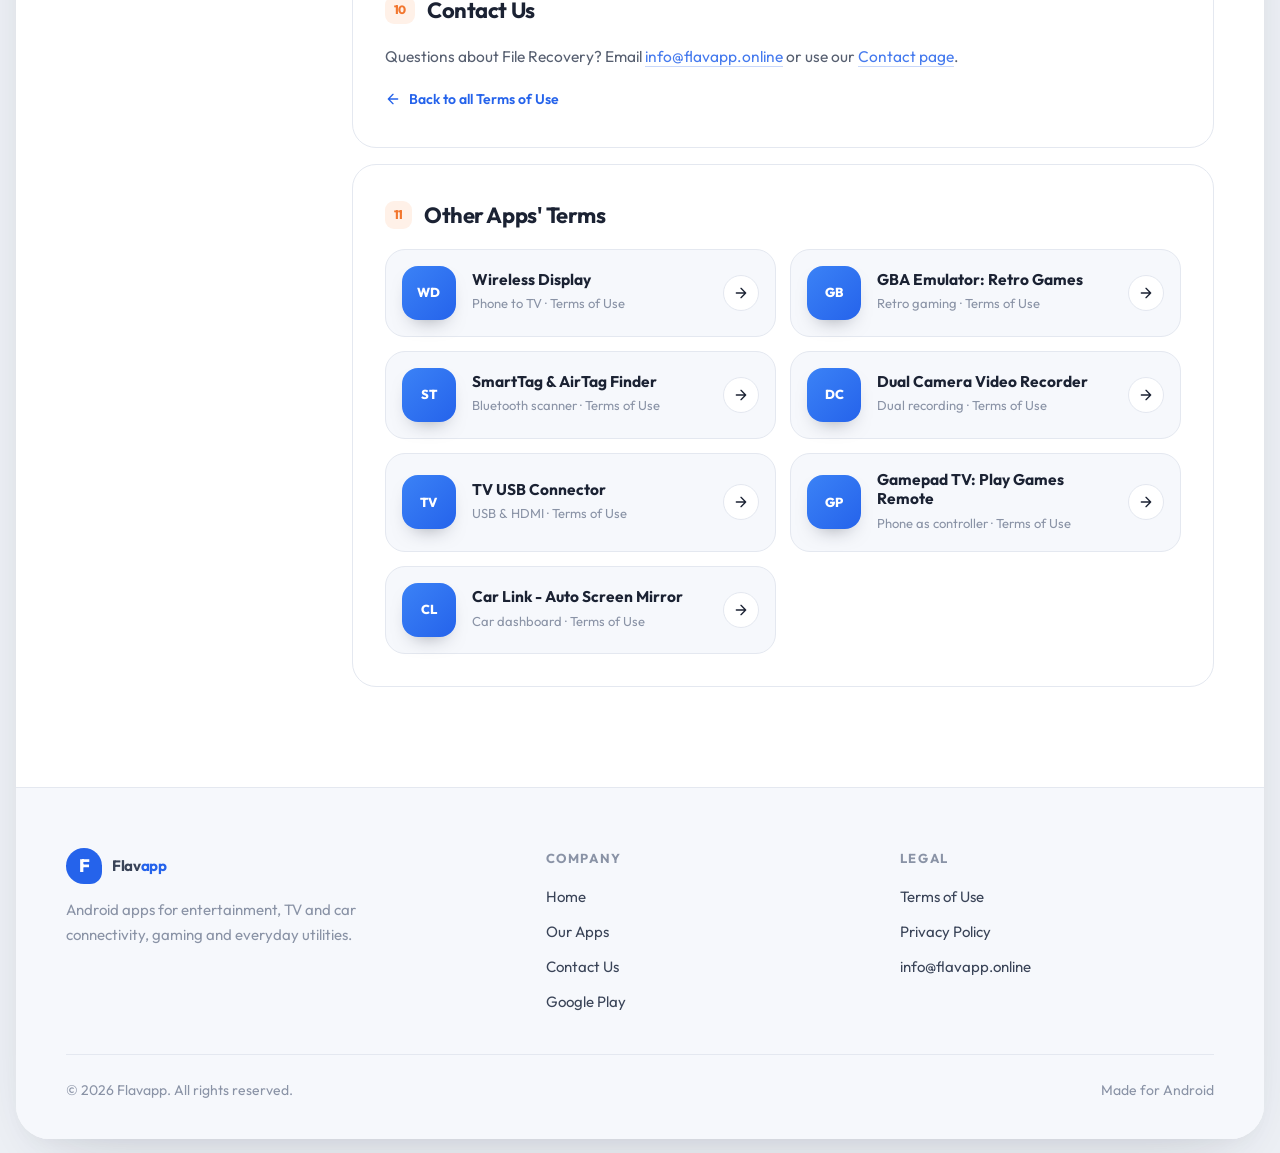
<file: terms-file-recovery.html>
<!DOCTYPE html>
<html lang="en">
<head>
    <meta charset="UTF-8">
    <meta name="viewport" content="width=device-width, initial-scale=1.0">
    <meta name="description" content="Terms of Use for the File Recovery Android app by Flavapp.">
    <meta name="theme-color" content="#eef1f6">
    <meta property="og:title" content="File Recovery - Terms of Use | Flavapp">
    <meta property="og:description" content="Terms of Use for the File Recovery Android app by Flavapp.">
    <meta property="og:type" content="website">
    <title>File Recovery - Terms of Use | Flavapp</title>
    <link rel="preconnect" href="https://fonts.googleapis.com">
    <link rel="preconnect" href="https://fonts.gstatic.com" crossorigin>
    <link href="https://fonts.googleapis.com/css2?family=Outfit:wght@400;500;600;700;800&display=swap" rel="stylesheet">
    <link rel="icon" href="favicon.svg" type="image/svg+xml">
    <link rel="icon" href="favicon.ico" sizes="48x48">
    <link rel="icon" href="favicon-192.png" type="image/png" sizes="192x192">
    <link rel="apple-touch-icon" href="apple-touch-icon.png">
    <link rel="stylesheet" href="style.css">
    <noscript><style>.reveal{opacity:1;transform:none;filter:none}.split .ln>span{transform:none}</style></noscript>
</head>
<body>
<div class="progress"></div>
<div class="frame">

<header>
    <div class="container navbar">
        <a href="index.html" class="logo" aria-label="Flavapp home">
            <i class="logo-mark">F</i>
            <span>Flav<em>app</em></span>
        </a>
        <nav id="nav">
            <ul class="nav-links">
                <li><a href="index.html">Home</a></li>
                <li><a href="index.html#apps">Apps</a></li>
                <li><a href="terms.html" class="active">Terms of Use</a></li>
                <li><a href="privacy.html">Privacy Policy</a></li>
                <li><a href="contact.html">Contact</a></li>
            </ul>
        </nav>
        <div class="nav-cta">
            <a href="https://play.google.com/store/apps/dev?id=8125367806341362231" target="_blank" rel="noopener noreferrer" class="btn btn-dark btn-sm">Google Play</a>
            <button class="menu-btn" aria-label="Toggle menu" aria-expanded="false" aria-controls="nav"><span></span><span></span></button>
        </div>
    </div>
</header>


<section class="page-header">
    <svg class="doodle thin " style="right:6%;top:20px;width:120px;color:#9fb6e6" viewBox="0 0 200 300"><path d="M150 10c40 60-60 80-40 140s80 20 40 80-120 30-140 60"/></svg>
    <div class="container">
        <div class="crumbs reveal"><a href="terms.html">Terms of Use</a><span>/</span><span>File Recovery</span></div>
        <div class="app-hero-icon reveal"><img src="https://play-lh.googleusercontent.com/oB10QgAjv2VEmJ6bOcFVEWvep32Bgwd-UcRGYX0dxa5uN5mKoUMszqRyiREvpuzEfRuwDSeXYkyNHFJ2b316ig=w240-h480" alt="File Recovery icon" data-fb="FR" loading="lazy" referrerpolicy="no-referrer"></div>
        <h1 class="split" style="font-size:clamp(34px,5vw,56px)">File Recovery<br>Terms Of Use</h1>
        <p class="reveal" style="--d:.3s">Recover deleted photos, videos and files, clean duplicates and free up storage fast.</p>
        <div class="meta-row reveal" style="--d:.4s">
            <span class="pill"><svg class="ico" viewBox="0 0 24 24"><path d="M14 2H6a2 2 0 0 0-2 2v16a2 2 0 0 0 2 2h12a2 2 0 0 0 2-2V8z"/><path d="M14 2v6h6M8 13h8M8 17h5"/></svg>Last updated: November 11, 2026</span>
            <a class="pill" href="https://play.google.com/store/apps/details?id=com.filerecoup.datarecovery" target="_blank" rel="noopener noreferrer"><svg class="ico" viewBox="0 0 24 24"><path d="M6 3l14 9-14 9z"/></svg>View on Google Play</a>
        </div>
    </div>
</section>
<main>
    <section class="legal-section">
        <div class="container legal-layout">
            <aside class="toc"><h4>On this page</h4><nav>
<a href="#permissions" class="active">Storage Access</a>
<a href="#no-guarantee">No Recovery Guarantee</a>
<a href="#cleaning">Cleaning &amp; Deleting Files</a>
<a href="#lawful">Lawful Use</a>
<a href="#license">License to Use</a>
<a href="#ads-purchases">Ads &amp; In-App Purchases</a>
<a href="#disclaimer">Disclaimer of Warranties</a>
<a href="#liability">Limitation of Liability</a>
<a href="#general">General Terms &amp; Changes</a>
<a href="#contact">Contact Us</a>
<a href="#other-apps">Other Apps' Terms</a>
            </nav></aside>
            <article class="legal-content">
                <div class="notice reveal"><p>These Terms of Use apply to the <b>File Recovery</b> app (package <code>com.filerecoup.datarecovery</code>) published by Flavapp on Google Play (the “App”).</p><p class="caps">BY DOWNLOADING, INSTALLING OR USING FILE RECOVERY, YOU AGREE TO THESE TERMS AND TO OUR GENERAL TERMS OF USE. IF YOU DO NOT AGREE, PLEASE DO NOT USE THE APP.</p><p>These app-specific terms add to our <a class="link" href="terms.html">General Terms of Use</a> and <a class="link" href="privacy.html">Privacy Policy</a>. If they conflict, these app-specific terms apply to this App.</p></div>

<section class="policy-card reveal" id="permissions"><h2><span class="n">01</span>Storage Access</h2><p>To scan for deleted or duplicate files, File Recovery needs access to your device storage. Files are scanned and processed on your device. You can revoke this permission at any time in your Android settings, but scanning will not work without it.</p></section>
<section class="policy-card reveal" id="no-guarantee"><h2><span class="n">02</span>No Recovery Guarantee</h2><p>Whether a deleted file can be recovered depends on your device, Android version, storage type and on whether the space was overwritten. We do not guarantee that any file can be recovered, in full or in part.</p></section>
<section class="policy-card reveal" id="cleaning"><h2><span class="n">03</span>Cleaning &amp; Deleting Files</h2><p>The cleaning and duplicate-removal features permanently delete the files you select. Always review your selection before confirming. You are responsible for keeping backups of important data; Flavapp is not responsible for files deleted through the App.</p></section>
<section class="policy-card reveal" id="lawful"><h2><span class="n">04</span>Lawful Use</h2><p>Only use File Recovery on devices you own or are authorized to access. Recovering another person's data without permission may be illegal.</p></section>
<section class="policy-card reveal" id="license"><h2><span class="n">05</span>License to Use</h2><p>Subject to these Terms, Flavapp grants you a personal, limited, non-exclusive, non-transferable and revocable license to download, install and use the App on Android devices that you own or control, for your personal and non-commercial use.</p><p>You may not copy, modify, distribute, sell, rent, reverse engineer, decompile or attempt to extract the source code of the App, except where such restrictions are prohibited by law.</p></section>
<section class="policy-card reveal" id="ads-purchases"><h2><span class="n">06</span>Ads &amp; In-App Purchases</h2><p>Our Apps are free to download and are supported by advertising provided by third parties such as Google AdMob. Ads may be personalized depending on your consent choices and device settings.</p><p>Some Apps may offer optional in-app purchases (for example, removing ads). All purchases are processed by Google Play under the Google Play Terms of Service. Prices are shown before you confirm a purchase. Refunds are handled according to Google Play's refund policies and applicable law.</p><p>Purchases are linked to the Google account used to make them and can usually be restored by reinstalling the App with the same account.</p></section>
<section class="policy-card reveal" id="disclaimer"><h2><span class="n">07</span>Disclaimer of Warranties</h2><p>The Apps are provided “as is” and “as available”, without warranties of any kind, whether express or implied, including warranties of merchantability, fitness for a particular purpose and non-infringement.</p><p>Features that depend on external hardware or software (TVs, car displays, cables, Bluetooth devices, Android versions or manufacturers' settings) may not work on every device. We do not guarantee that the Apps will be uninterrupted, error-free or compatible with your specific setup.</p></section>
<section class="policy-card reveal" id="liability"><h2><span class="n">08</span>Limitation of Liability</h2><p>To the maximum extent permitted by law, Flavapp shall not be liable for any indirect, incidental, special, consequential or punitive damages, or for any loss of data, profits, revenue or device damage, arising from or related to your use of, or inability to use, the Apps.</p><p>Where liability cannot be excluded, Flavapp's total liability shall not exceed the amount you paid to Flavapp for the relevant App in the twelve (12) months before the claim, if any.</p><p>Nothing in these Terms limits any rights you may have as a consumer that cannot be limited by contract under the laws of your country.</p></section>
<section class="policy-card reveal" id="general"><h2><span class="n">09</span>General Terms &amp; Changes</h2><p>All other rules — acceptable use, intellectual property, third-party services, termination, governing law and changes — are set out in our <a class="link" href="terms.html">General Terms of Use</a>.</p><p>We may update these terms from time to time. The “Last updated” date above shows the latest version. Continuing to use the App after an update means you accept the new terms.</p></section>
<section class="policy-card reveal" id="contact"><h2><span class="n">10</span>Contact Us</h2><p>Questions about File Recovery? Email <a class="link" href="mailto:info@flavapp.online?subject=File Recovery">info@flavapp.online</a> or use our <a class="link" href="contact.html">Contact page</a>.</p><a class="back-link" href="terms.html"><svg class="ico" viewBox="0 0 24 24"><path d="M19 12H5M12 19l-7-7 7-7"/></svg> Back to all Terms of Use</a></section>
<section class="policy-card reveal" id="other-apps"><h2><span class="n">11</span>Other Apps' Terms</h2><div class="terms-list"><a class="terms-item reveal" href="terms-wireless-display.html">
    <span class="ti"><img src="https://play-lh.googleusercontent.com/XWIFPlTg6MKozr5Yi8zRiwq6MYdzIBOjzPLJYwiDFTRws7C6UnlF5HJzpPcDqYEnlGCPKEwLnafrAHgmSAbk=w240-h480" alt="Wireless Display icon" data-fb="WD" loading="lazy" referrerpolicy="no-referrer"></span>
    <span><b>Wireless Display</b><small>Phone to TV · Terms of Use</small></span>
    <span class="go"><svg class="ico" viewBox="0 0 24 24"><path d="M5 12h14M12 5l7 7-7 7"/></svg></span>
</a><a class="terms-item reveal" href="terms-gba-emulator.html">
    <span class="ti"><img src="https://play-lh.googleusercontent.com/9KuOSr0V_5UF2gg2xsGeL5jzVhGocKluqfA8j6gmwY4C8cK3FC_dXs_2sAbIKZnsuRIZY3awqVmPan9SVR7_sKs=w240-h480" alt="GBA Emulator: Retro Games icon" data-fb="GB" loading="lazy" referrerpolicy="no-referrer"></span>
    <span><b>GBA Emulator: Retro Games</b><small>Retro gaming · Terms of Use</small></span>
    <span class="go"><svg class="ico" viewBox="0 0 24 24"><path d="M5 12h14M12 5l7 7-7 7"/></svg></span>
</a><a class="terms-item reveal" href="terms-smarttag-finder.html">
    <span class="ti"><div class="fb">ST</div></span>
    <span><b>SmartTag &amp; AirTag Finder</b><small>Bluetooth scanner · Terms of Use</small></span>
    <span class="go"><svg class="ico" viewBox="0 0 24 24"><path d="M5 12h14M12 5l7 7-7 7"/></svg></span>
</a><a class="terms-item reveal" href="terms-dual-camera.html">
    <span class="ti"><img src="https://play-lh.googleusercontent.com/XnPPMwku9eeDUklRRRxQpIfdPfrA353XD8jJPiQxTRTPC0tMquWj4rYDbRgSqAJ_gdvgJVT7tGtitbbcYte34Q=w240-h480" alt="Dual Camera Video Recorder icon" data-fb="DC" loading="lazy" referrerpolicy="no-referrer"></span>
    <span><b>Dual Camera Video Recorder</b><small>Dual recording · Terms of Use</small></span>
    <span class="go"><svg class="ico" viewBox="0 0 24 24"><path d="M5 12h14M12 5l7 7-7 7"/></svg></span>
</a><a class="terms-item reveal" href="terms-tv-usb-connector.html">
    <span class="ti"><img src="https://play-lh.googleusercontent.com/HdsfU6zqGCJa06eYpCn2OqJcRN2BdIYortrv4IlKGtblDEPNNXdzoUMY05ZH3RaQK8khUBMHrVcWpD1f0X4Q=w240-h480" alt="TV USB Connector icon" data-fb="TV" loading="lazy" referrerpolicy="no-referrer"></span>
    <span><b>TV USB Connector</b><small>USB & HDMI · Terms of Use</small></span>
    <span class="go"><svg class="ico" viewBox="0 0 24 24"><path d="M5 12h14M12 5l7 7-7 7"/></svg></span>
</a><a class="terms-item reveal" href="terms-gamepad-tv.html">
    <span class="ti"><img src="https://play-lh.googleusercontent.com/bpQH0R4CIZzIdH_k_m4ZoC8AAmVhSNTXVYoVFKeUe0LqFA9tXUDTAheEzrqM98WQtdYmVIJh6IJLt8cB5VV0nw=w240-h480" alt="Gamepad TV: Play Games Remote icon" data-fb="GP" loading="lazy" referrerpolicy="no-referrer"></span>
    <span><b>Gamepad TV: Play Games Remote</b><small>Phone as controller · Terms of Use</small></span>
    <span class="go"><svg class="ico" viewBox="0 0 24 24"><path d="M5 12h14M12 5l7 7-7 7"/></svg></span>
</a><a class="terms-item reveal" href="terms-car-link.html">
    <span class="ti"><img src="https://play-lh.googleusercontent.com/pyRY_80LpljrxMO7yNGxWHfqV594uqOa-gwVIHZFLTukk56IImIcmmxsyEdJ1bmQp6P-iGRRaLnI1aVJeDZ_=w240-h480" alt="Car Link - Auto Screen Mirror icon" data-fb="CL" loading="lazy" referrerpolicy="no-referrer"></span>
    <span><b>Car Link - Auto Screen Mirror</b><small>Car dashboard · Terms of Use</small></span>
    <span class="go"><svg class="ico" viewBox="0 0 24 24"><path d="M5 12h14M12 5l7 7-7 7"/></svg></span>
</a></div></section>
            </article>
        </div>
    </section>
</main>

<footer>
    <div class="container">
        <div class="footer-top">
            <div>
                <a href="index.html" class="logo"><i class="logo-mark">F</i><span>Flav<em>app</em></span></a>
                <p>Android apps for entertainment, TV and car connectivity, gaming and everyday utilities.</p>
            </div>
            <div>
                <h5>Company</h5>
                <ul>
                    <li><a href="index.html">Home</a></li>
                    <li><a href="index.html#apps">Our Apps</a></li>
                    <li><a href="contact.html">Contact Us</a></li>
                    <li><a href="https://play.google.com/store/apps/dev?id=8125367806341362231" target="_blank" rel="noopener noreferrer">Google Play</a></li>
                </ul>
            </div>
            <div>
                <h5>Legal</h5>
                <ul>
                    <li><a href="terms.html">Terms of Use</a></li>
                    <li><a href="privacy.html">Privacy Policy</a></li>
                    <li><a href="mailto:info@flavapp.online">info@flavapp.online</a></li>
                </ul>
            </div>
        </div>
        <div class="footer-bottom">
            <span>© <span class="year">2026</span> Flavapp. All rights reserved.</span>
            <span>Made for Android</span>
        </div>
    </div>
</footer>
</div>
<script src="script.js"></script>
</body>
</html>
</file>
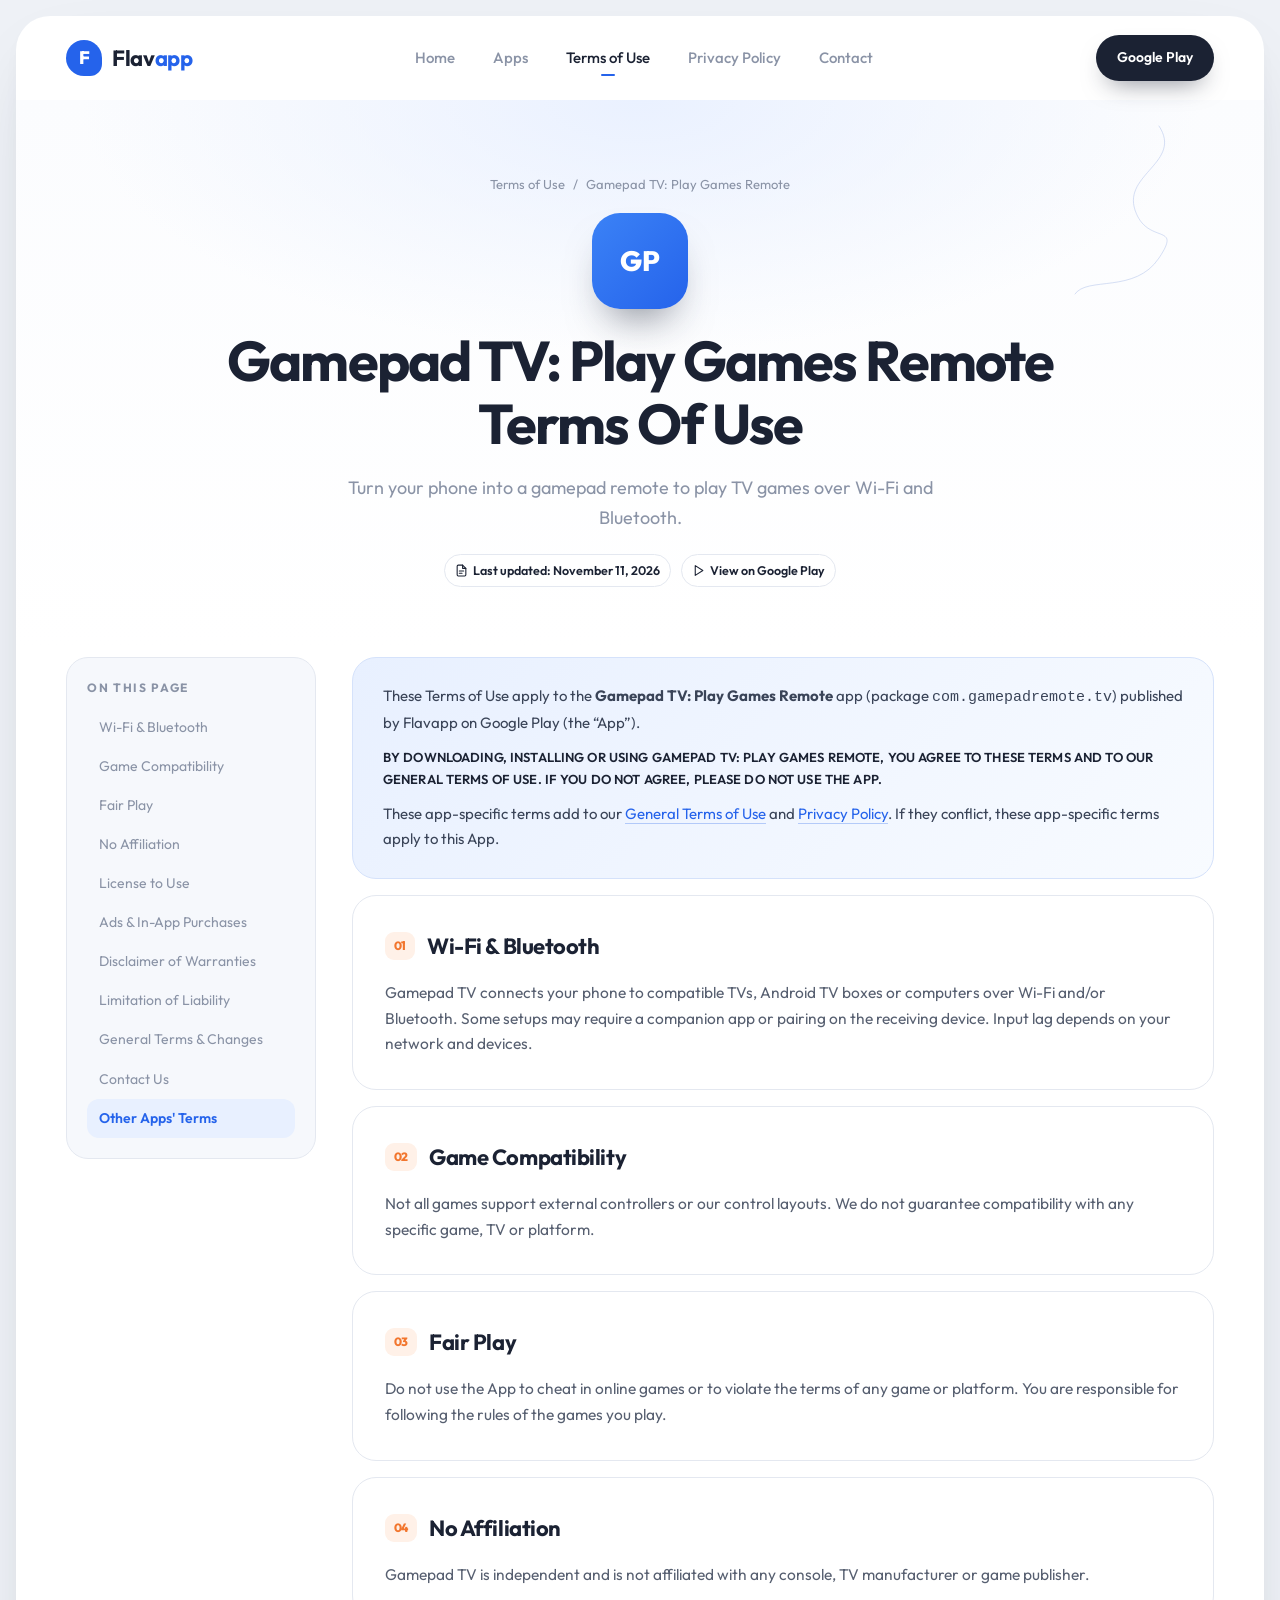
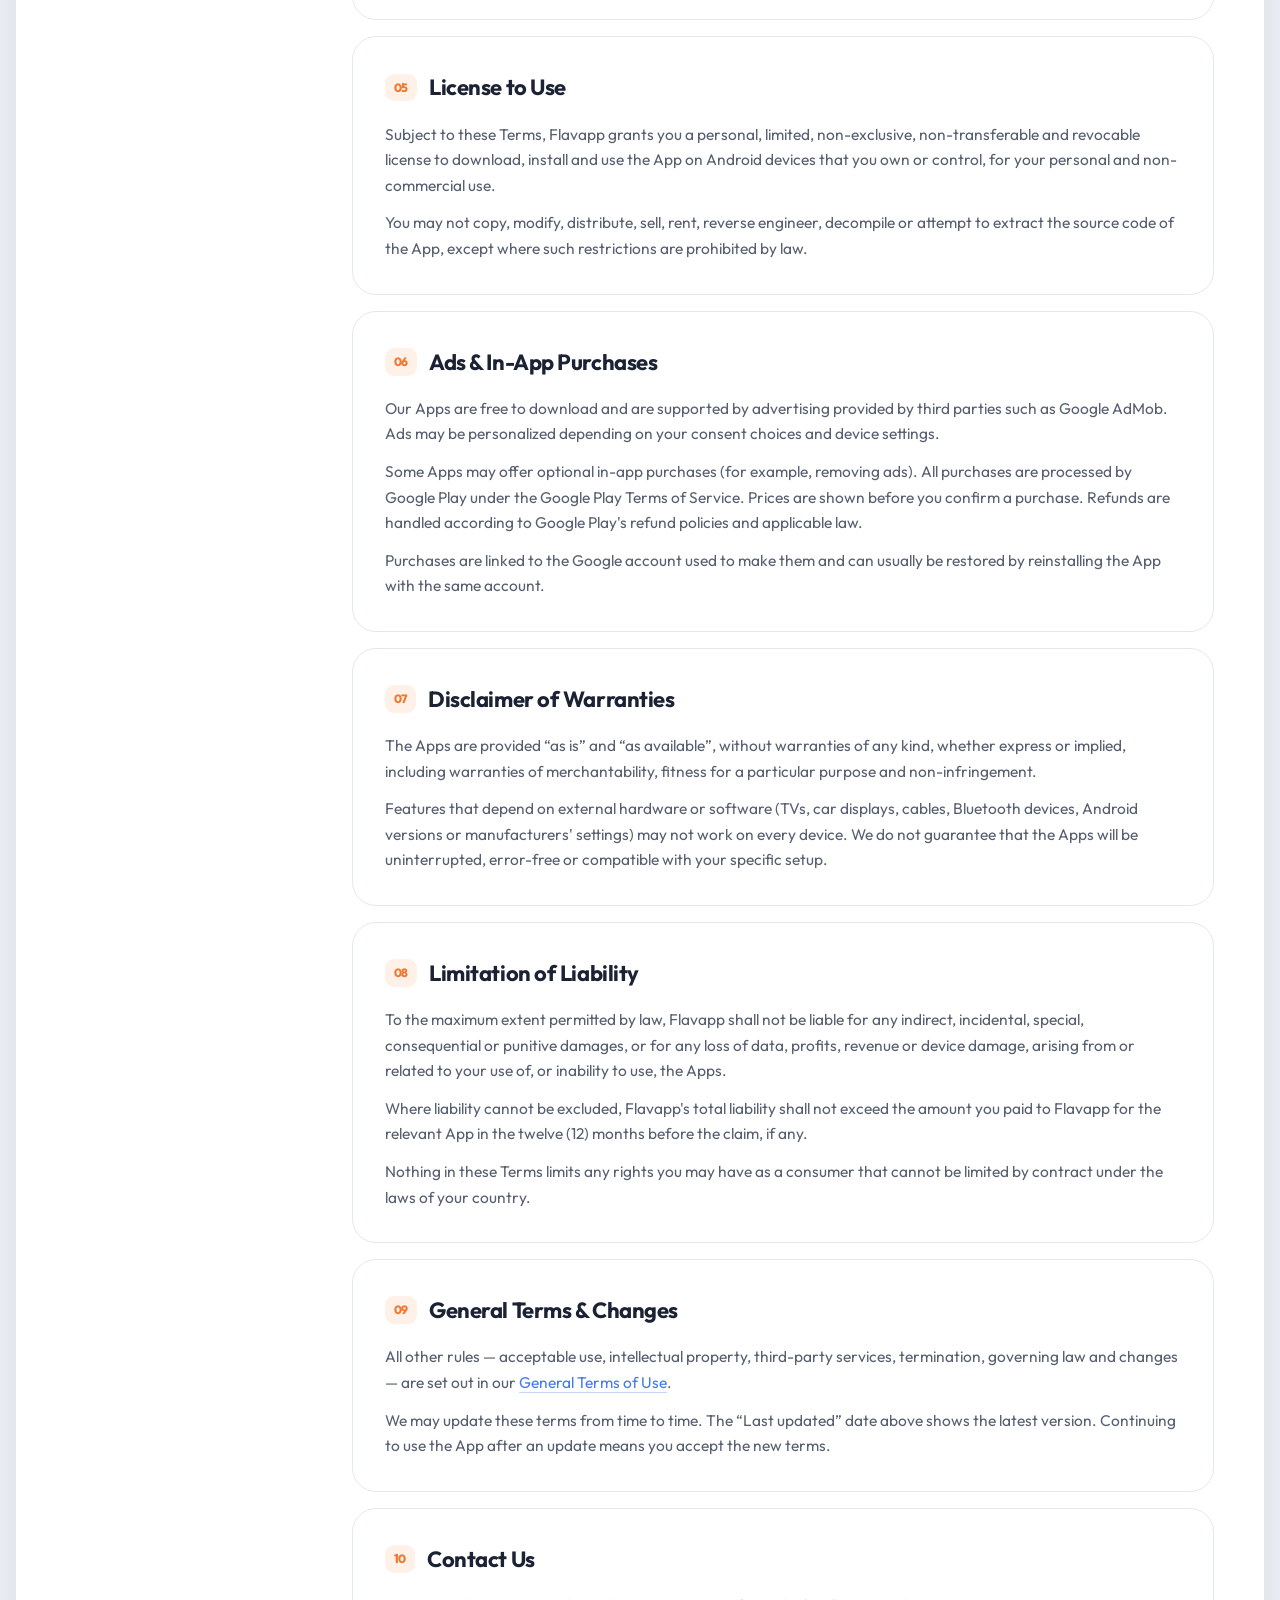
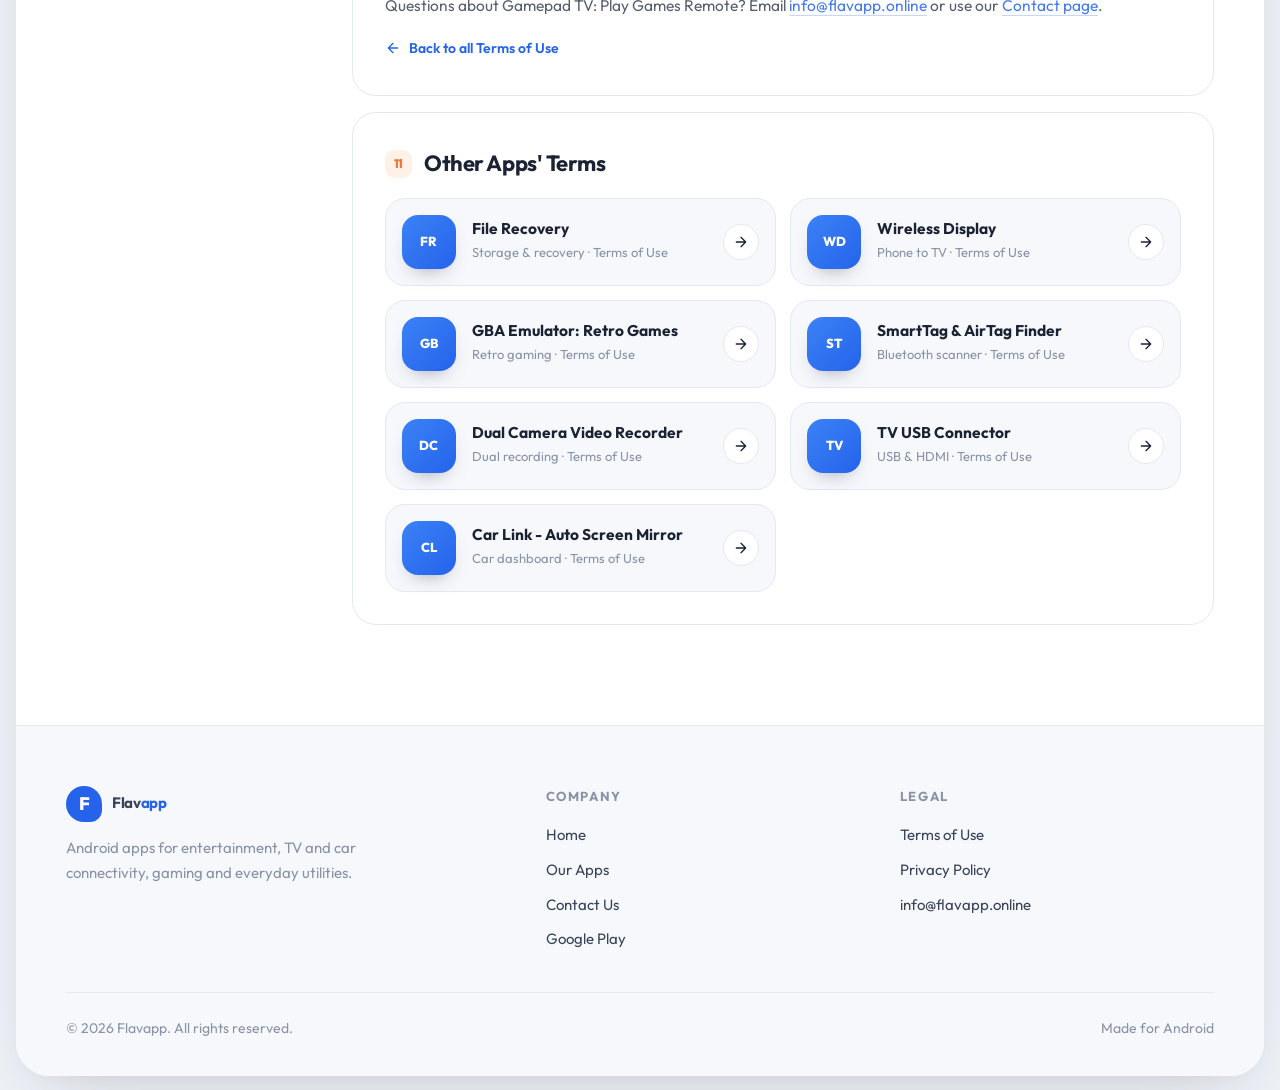
<file: terms-gamepad-tv.html>
<!DOCTYPE html>
<html lang="en">
<head>
    <meta charset="UTF-8">
    <meta name="viewport" content="width=device-width, initial-scale=1.0">
    <meta name="description" content="Terms of Use for the Gamepad TV: Play Games Remote Android app by Flavapp.">
    <meta name="theme-color" content="#eef1f6">
    <meta property="og:title" content="Gamepad TV: Play Games Remote - Terms of Use | Flavapp">
    <meta property="og:description" content="Terms of Use for the Gamepad TV: Play Games Remote Android app by Flavapp.">
    <meta property="og:type" content="website">
    <title>Gamepad TV: Play Games Remote - Terms of Use | Flavapp</title>
    <link rel="preconnect" href="https://fonts.googleapis.com">
    <link rel="preconnect" href="https://fonts.gstatic.com" crossorigin>
    <link href="https://fonts.googleapis.com/css2?family=Outfit:wght@400;500;600;700;800&display=swap" rel="stylesheet">
    <link rel="icon" href="favicon.svg" type="image/svg+xml">
    <link rel="icon" href="favicon.ico" sizes="48x48">
    <link rel="icon" href="favicon-192.png" type="image/png" sizes="192x192">
    <link rel="apple-touch-icon" href="apple-touch-icon.png">
    <link rel="stylesheet" href="style.css">
    <noscript><style>.reveal{opacity:1;transform:none;filter:none}.split .ln>span{transform:none}</style></noscript>
</head>
<body>
<div class="progress"></div>
<div class="frame">

<header>
    <div class="container navbar">
        <a href="index.html" class="logo" aria-label="Flavapp home">
            <i class="logo-mark">F</i>
            <span>Flav<em>app</em></span>
        </a>
        <nav id="nav">
            <ul class="nav-links">
                <li><a href="index.html">Home</a></li>
                <li><a href="index.html#apps">Apps</a></li>
                <li><a href="terms.html" class="active">Terms of Use</a></li>
                <li><a href="privacy.html">Privacy Policy</a></li>
                <li><a href="contact.html">Contact</a></li>
            </ul>
        </nav>
        <div class="nav-cta">
            <a href="https://play.google.com/store/apps/dev?id=8125367806341362231" target="_blank" rel="noopener noreferrer" class="btn btn-dark btn-sm">Google Play</a>
            <button class="menu-btn" aria-label="Toggle menu" aria-expanded="false" aria-controls="nav"><span></span><span></span></button>
        </div>
    </div>
</header>


<section class="page-header">
    <svg class="doodle thin " style="right:6%;top:20px;width:120px;color:#9fb6e6" viewBox="0 0 200 300"><path d="M150 10c40 60-60 80-40 140s80 20 40 80-120 30-140 60"/></svg>
    <div class="container">
        <div class="crumbs reveal"><a href="terms.html">Terms of Use</a><span>/</span><span>Gamepad TV: Play Games Remote</span></div>
        <div class="app-hero-icon reveal"><img src="https://play-lh.googleusercontent.com/bpQH0R4CIZzIdH_k_m4ZoC8AAmVhSNTXVYoVFKeUe0LqFA9tXUDTAheEzrqM98WQtdYmVIJh6IJLt8cB5VV0nw=w240-h480" alt="Gamepad TV: Play Games Remote icon" data-fb="GP" loading="lazy" referrerpolicy="no-referrer"></div>
        <h1 class="split" style="font-size:clamp(34px,5vw,56px)">Gamepad TV: Play Games Remote<br>Terms Of Use</h1>
        <p class="reveal" style="--d:.3s">Turn your phone into a gamepad remote to play TV games over Wi-Fi and Bluetooth.</p>
        <div class="meta-row reveal" style="--d:.4s">
            <span class="pill"><svg class="ico" viewBox="0 0 24 24"><path d="M14 2H6a2 2 0 0 0-2 2v16a2 2 0 0 0 2 2h12a2 2 0 0 0 2-2V8z"/><path d="M14 2v6h6M8 13h8M8 17h5"/></svg>Last updated: November 11, 2026</span>
            <a class="pill" href="https://play.google.com/store/apps/details?id=com.gamepadremote.tv" target="_blank" rel="noopener noreferrer"><svg class="ico" viewBox="0 0 24 24"><path d="M6 3l14 9-14 9z"/></svg>View on Google Play</a>
        </div>
    </div>
</section>
<main>
    <section class="legal-section">
        <div class="container legal-layout">
            <aside class="toc"><h4>On this page</h4><nav>
<a href="#connection" class="active">Wi-Fi &amp; Bluetooth</a>
<a href="#compat">Game Compatibility</a>
<a href="#fair-play">Fair Play</a>
<a href="#brands">No Affiliation</a>
<a href="#license">License to Use</a>
<a href="#ads-purchases">Ads &amp; In-App Purchases</a>
<a href="#disclaimer">Disclaimer of Warranties</a>
<a href="#liability">Limitation of Liability</a>
<a href="#general">General Terms &amp; Changes</a>
<a href="#contact">Contact Us</a>
<a href="#other-apps">Other Apps' Terms</a>
            </nav></aside>
            <article class="legal-content">
                <div class="notice reveal"><p>These Terms of Use apply to the <b>Gamepad TV: Play Games Remote</b> app (package <code>com.gamepadremote.tv</code>) published by Flavapp on Google Play (the “App”).</p><p class="caps">BY DOWNLOADING, INSTALLING OR USING GAMEPAD TV: PLAY GAMES REMOTE, YOU AGREE TO THESE TERMS AND TO OUR GENERAL TERMS OF USE. IF YOU DO NOT AGREE, PLEASE DO NOT USE THE APP.</p><p>These app-specific terms add to our <a class="link" href="terms.html">General Terms of Use</a> and <a class="link" href="privacy.html">Privacy Policy</a>. If they conflict, these app-specific terms apply to this App.</p></div>

<section class="policy-card reveal" id="connection"><h2><span class="n">01</span>Wi-Fi &amp; Bluetooth</h2><p>Gamepad TV connects your phone to compatible TVs, Android TV boxes or computers over Wi-Fi and/or Bluetooth. Some setups may require a companion app or pairing on the receiving device. Input lag depends on your network and devices.</p></section>
<section class="policy-card reveal" id="compat"><h2><span class="n">02</span>Game Compatibility</h2><p>Not all games support external controllers or our control layouts. We do not guarantee compatibility with any specific game, TV or platform.</p></section>
<section class="policy-card reveal" id="fair-play"><h2><span class="n">03</span>Fair Play</h2><p>Do not use the App to cheat in online games or to violate the terms of any game or platform. You are responsible for following the rules of the games you play.</p></section>
<section class="policy-card reveal" id="brands"><h2><span class="n">04</span>No Affiliation</h2><p>Gamepad TV is independent and is not affiliated with any console, TV manufacturer or game publisher.</p></section>
<section class="policy-card reveal" id="license"><h2><span class="n">05</span>License to Use</h2><p>Subject to these Terms, Flavapp grants you a personal, limited, non-exclusive, non-transferable and revocable license to download, install and use the App on Android devices that you own or control, for your personal and non-commercial use.</p><p>You may not copy, modify, distribute, sell, rent, reverse engineer, decompile or attempt to extract the source code of the App, except where such restrictions are prohibited by law.</p></section>
<section class="policy-card reveal" id="ads-purchases"><h2><span class="n">06</span>Ads &amp; In-App Purchases</h2><p>Our Apps are free to download and are supported by advertising provided by third parties such as Google AdMob. Ads may be personalized depending on your consent choices and device settings.</p><p>Some Apps may offer optional in-app purchases (for example, removing ads). All purchases are processed by Google Play under the Google Play Terms of Service. Prices are shown before you confirm a purchase. Refunds are handled according to Google Play's refund policies and applicable law.</p><p>Purchases are linked to the Google account used to make them and can usually be restored by reinstalling the App with the same account.</p></section>
<section class="policy-card reveal" id="disclaimer"><h2><span class="n">07</span>Disclaimer of Warranties</h2><p>The Apps are provided “as is” and “as available”, without warranties of any kind, whether express or implied, including warranties of merchantability, fitness for a particular purpose and non-infringement.</p><p>Features that depend on external hardware or software (TVs, car displays, cables, Bluetooth devices, Android versions or manufacturers' settings) may not work on every device. We do not guarantee that the Apps will be uninterrupted, error-free or compatible with your specific setup.</p></section>
<section class="policy-card reveal" id="liability"><h2><span class="n">08</span>Limitation of Liability</h2><p>To the maximum extent permitted by law, Flavapp shall not be liable for any indirect, incidental, special, consequential or punitive damages, or for any loss of data, profits, revenue or device damage, arising from or related to your use of, or inability to use, the Apps.</p><p>Where liability cannot be excluded, Flavapp's total liability shall not exceed the amount you paid to Flavapp for the relevant App in the twelve (12) months before the claim, if any.</p><p>Nothing in these Terms limits any rights you may have as a consumer that cannot be limited by contract under the laws of your country.</p></section>
<section class="policy-card reveal" id="general"><h2><span class="n">09</span>General Terms &amp; Changes</h2><p>All other rules — acceptable use, intellectual property, third-party services, termination, governing law and changes — are set out in our <a class="link" href="terms.html">General Terms of Use</a>.</p><p>We may update these terms from time to time. The “Last updated” date above shows the latest version. Continuing to use the App after an update means you accept the new terms.</p></section>
<section class="policy-card reveal" id="contact"><h2><span class="n">10</span>Contact Us</h2><p>Questions about Gamepad TV: Play Games Remote? Email <a class="link" href="mailto:info@flavapp.online?subject=Gamepad TV: Play Games Remote">info@flavapp.online</a> or use our <a class="link" href="contact.html">Contact page</a>.</p><a class="back-link" href="terms.html"><svg class="ico" viewBox="0 0 24 24"><path d="M19 12H5M12 19l-7-7 7-7"/></svg> Back to all Terms of Use</a></section>
<section class="policy-card reveal" id="other-apps"><h2><span class="n">11</span>Other Apps' Terms</h2><div class="terms-list"><a class="terms-item reveal" href="terms-file-recovery.html">
    <span class="ti"><img src="https://play-lh.googleusercontent.com/oB10QgAjv2VEmJ6bOcFVEWvep32Bgwd-UcRGYX0dxa5uN5mKoUMszqRyiREvpuzEfRuwDSeXYkyNHFJ2b316ig=w240-h480" alt="File Recovery icon" data-fb="FR" loading="lazy" referrerpolicy="no-referrer"></span>
    <span><b>File Recovery</b><small>Storage & recovery · Terms of Use</small></span>
    <span class="go"><svg class="ico" viewBox="0 0 24 24"><path d="M5 12h14M12 5l7 7-7 7"/></svg></span>
</a><a class="terms-item reveal" href="terms-wireless-display.html">
    <span class="ti"><img src="https://play-lh.googleusercontent.com/XWIFPlTg6MKozr5Yi8zRiwq6MYdzIBOjzPLJYwiDFTRws7C6UnlF5HJzpPcDqYEnlGCPKEwLnafrAHgmSAbk=w240-h480" alt="Wireless Display icon" data-fb="WD" loading="lazy" referrerpolicy="no-referrer"></span>
    <span><b>Wireless Display</b><small>Phone to TV · Terms of Use</small></span>
    <span class="go"><svg class="ico" viewBox="0 0 24 24"><path d="M5 12h14M12 5l7 7-7 7"/></svg></span>
</a><a class="terms-item reveal" href="terms-gba-emulator.html">
    <span class="ti"><img src="https://play-lh.googleusercontent.com/9KuOSr0V_5UF2gg2xsGeL5jzVhGocKluqfA8j6gmwY4C8cK3FC_dXs_2sAbIKZnsuRIZY3awqVmPan9SVR7_sKs=w240-h480" alt="GBA Emulator: Retro Games icon" data-fb="GB" loading="lazy" referrerpolicy="no-referrer"></span>
    <span><b>GBA Emulator: Retro Games</b><small>Retro gaming · Terms of Use</small></span>
    <span class="go"><svg class="ico" viewBox="0 0 24 24"><path d="M5 12h14M12 5l7 7-7 7"/></svg></span>
</a><a class="terms-item reveal" href="terms-smarttag-finder.html">
    <span class="ti"><div class="fb">ST</div></span>
    <span><b>SmartTag &amp; AirTag Finder</b><small>Bluetooth scanner · Terms of Use</small></span>
    <span class="go"><svg class="ico" viewBox="0 0 24 24"><path d="M5 12h14M12 5l7 7-7 7"/></svg></span>
</a><a class="terms-item reveal" href="terms-dual-camera.html">
    <span class="ti"><img src="https://play-lh.googleusercontent.com/XnPPMwku9eeDUklRRRxQpIfdPfrA353XD8jJPiQxTRTPC0tMquWj4rYDbRgSqAJ_gdvgJVT7tGtitbbcYte34Q=w240-h480" alt="Dual Camera Video Recorder icon" data-fb="DC" loading="lazy" referrerpolicy="no-referrer"></span>
    <span><b>Dual Camera Video Recorder</b><small>Dual recording · Terms of Use</small></span>
    <span class="go"><svg class="ico" viewBox="0 0 24 24"><path d="M5 12h14M12 5l7 7-7 7"/></svg></span>
</a><a class="terms-item reveal" href="terms-tv-usb-connector.html">
    <span class="ti"><img src="https://play-lh.googleusercontent.com/HdsfU6zqGCJa06eYpCn2OqJcRN2BdIYortrv4IlKGtblDEPNNXdzoUMY05ZH3RaQK8khUBMHrVcWpD1f0X4Q=w240-h480" alt="TV USB Connector icon" data-fb="TV" loading="lazy" referrerpolicy="no-referrer"></span>
    <span><b>TV USB Connector</b><small>USB & HDMI · Terms of Use</small></span>
    <span class="go"><svg class="ico" viewBox="0 0 24 24"><path d="M5 12h14M12 5l7 7-7 7"/></svg></span>
</a><a class="terms-item reveal" href="terms-car-link.html">
    <span class="ti"><img src="https://play-lh.googleusercontent.com/pyRY_80LpljrxMO7yNGxWHfqV594uqOa-gwVIHZFLTukk56IImIcmmxsyEdJ1bmQp6P-iGRRaLnI1aVJeDZ_=w240-h480" alt="Car Link - Auto Screen Mirror icon" data-fb="CL" loading="lazy" referrerpolicy="no-referrer"></span>
    <span><b>Car Link - Auto Screen Mirror</b><small>Car dashboard · Terms of Use</small></span>
    <span class="go"><svg class="ico" viewBox="0 0 24 24"><path d="M5 12h14M12 5l7 7-7 7"/></svg></span>
</a></div></section>
            </article>
        </div>
    </section>
</main>

<footer>
    <div class="container">
        <div class="footer-top">
            <div>
                <a href="index.html" class="logo"><i class="logo-mark">F</i><span>Flav<em>app</em></span></a>
                <p>Android apps for entertainment, TV and car connectivity, gaming and everyday utilities.</p>
            </div>
            <div>
                <h5>Company</h5>
                <ul>
                    <li><a href="index.html">Home</a></li>
                    <li><a href="index.html#apps">Our Apps</a></li>
                    <li><a href="contact.html">Contact Us</a></li>
                    <li><a href="https://play.google.com/store/apps/dev?id=8125367806341362231" target="_blank" rel="noopener noreferrer">Google Play</a></li>
                </ul>
            </div>
            <div>
                <h5>Legal</h5>
                <ul>
                    <li><a href="terms.html">Terms of Use</a></li>
                    <li><a href="privacy.html">Privacy Policy</a></li>
                    <li><a href="mailto:info@flavapp.online">info@flavapp.online</a></li>
                </ul>
            </div>
        </div>
        <div class="footer-bottom">
            <span>© <span class="year">2026</span> Flavapp. All rights reserved.</span>
            <span>Made for Android</span>
        </div>
    </div>
</footer>
</div>
<script src="script.js"></script>
</body>
</html>
</file>
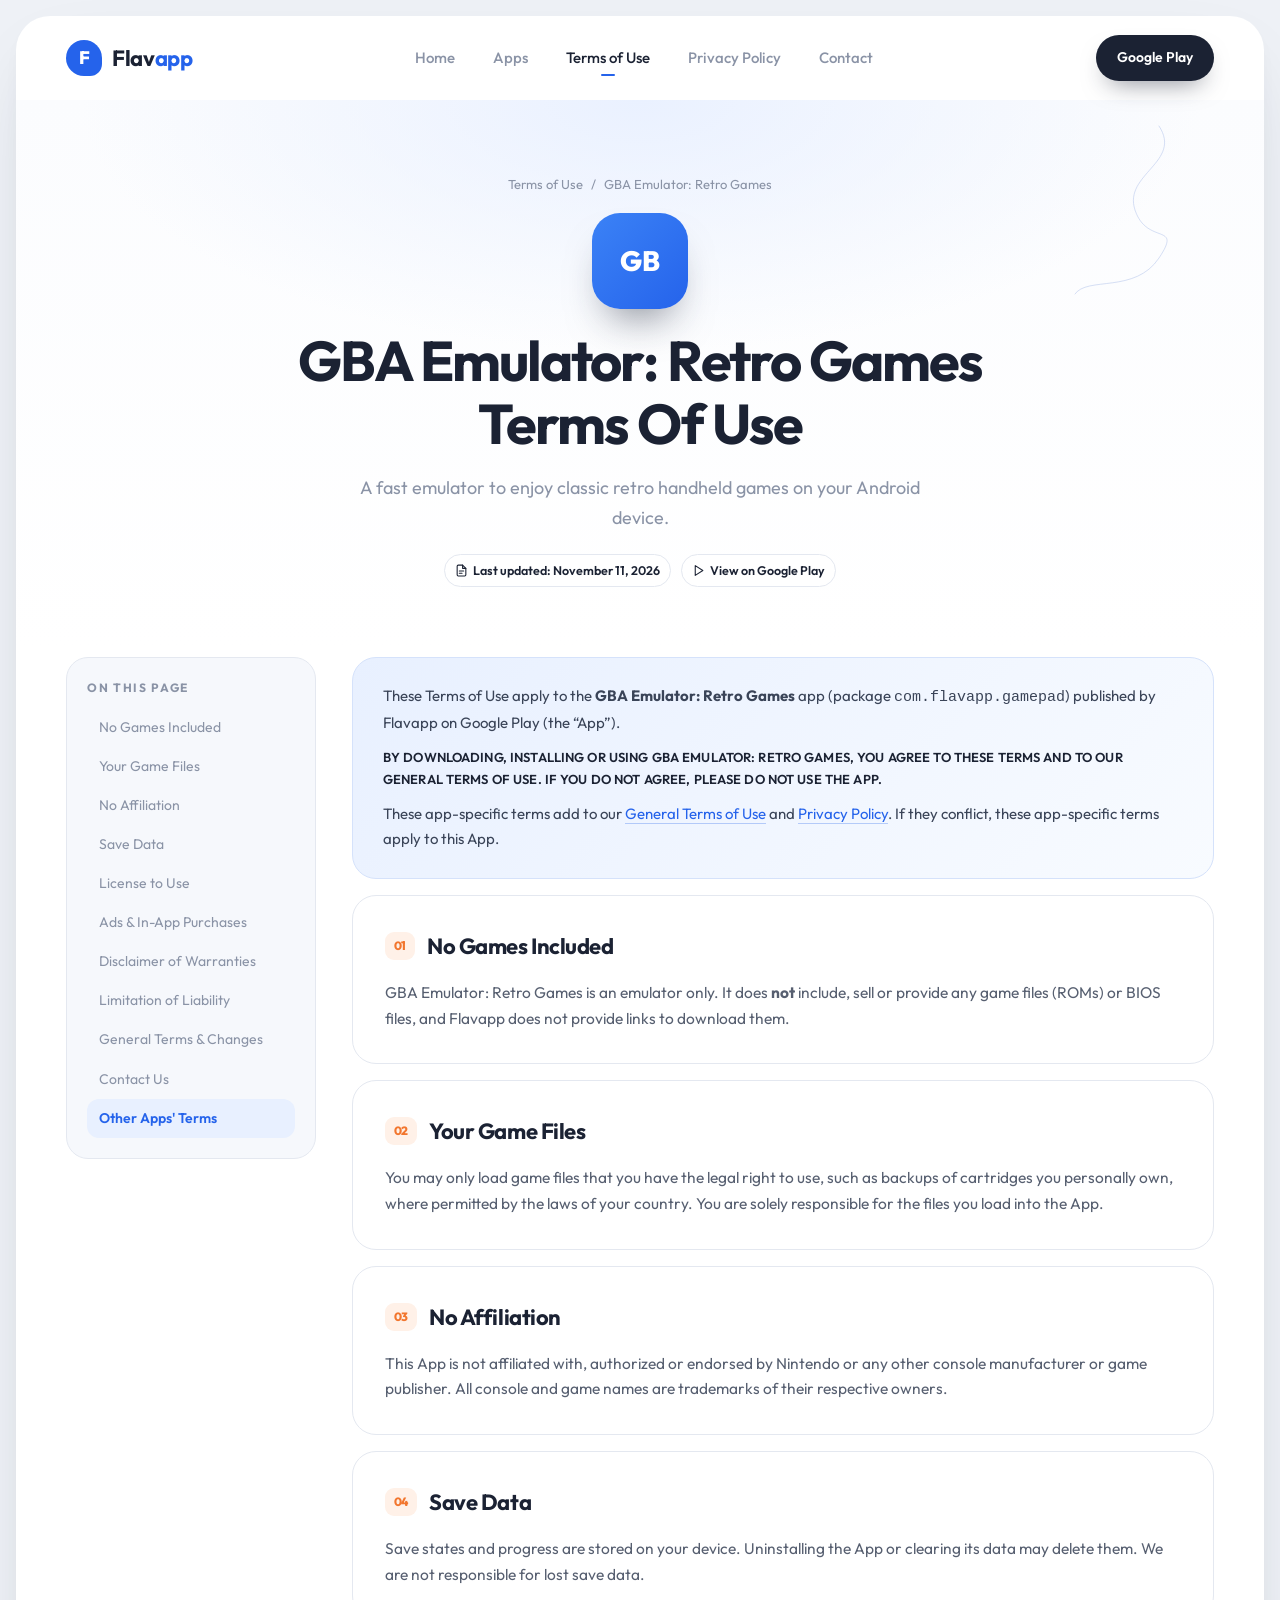
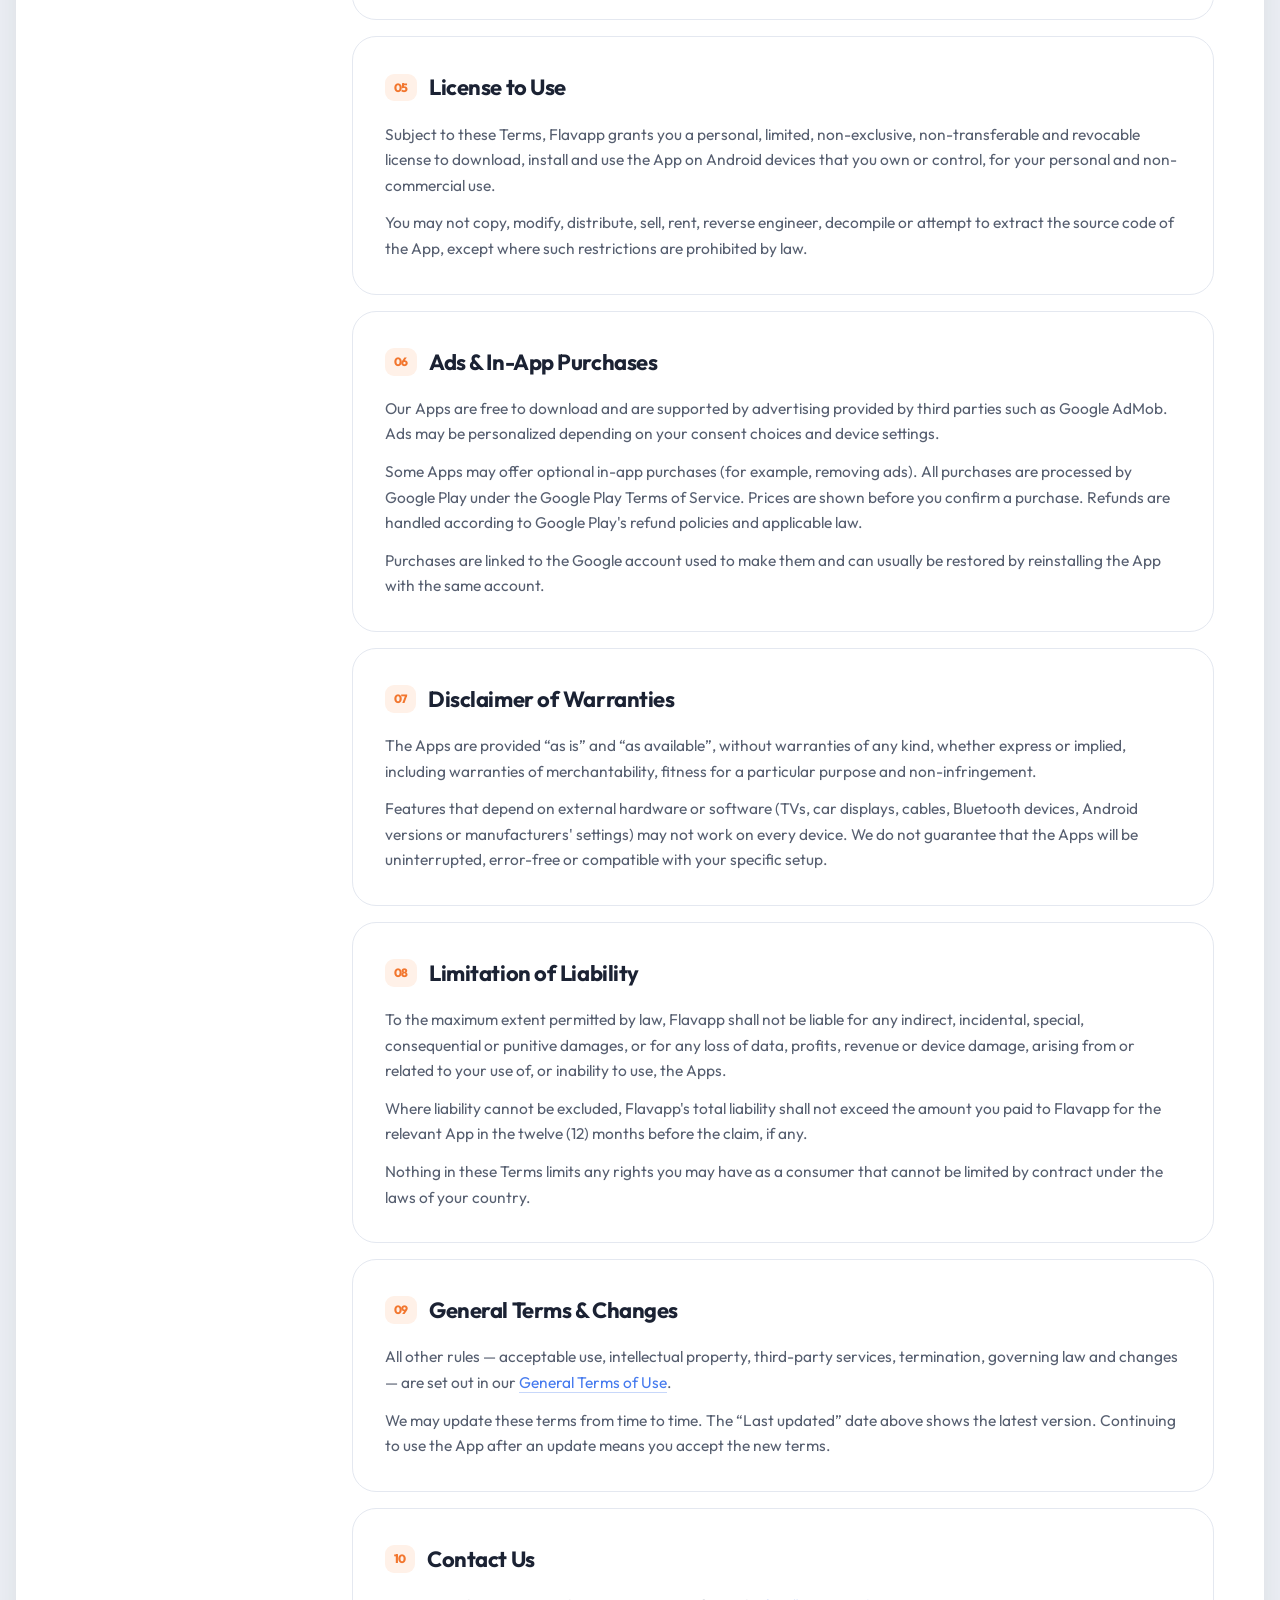
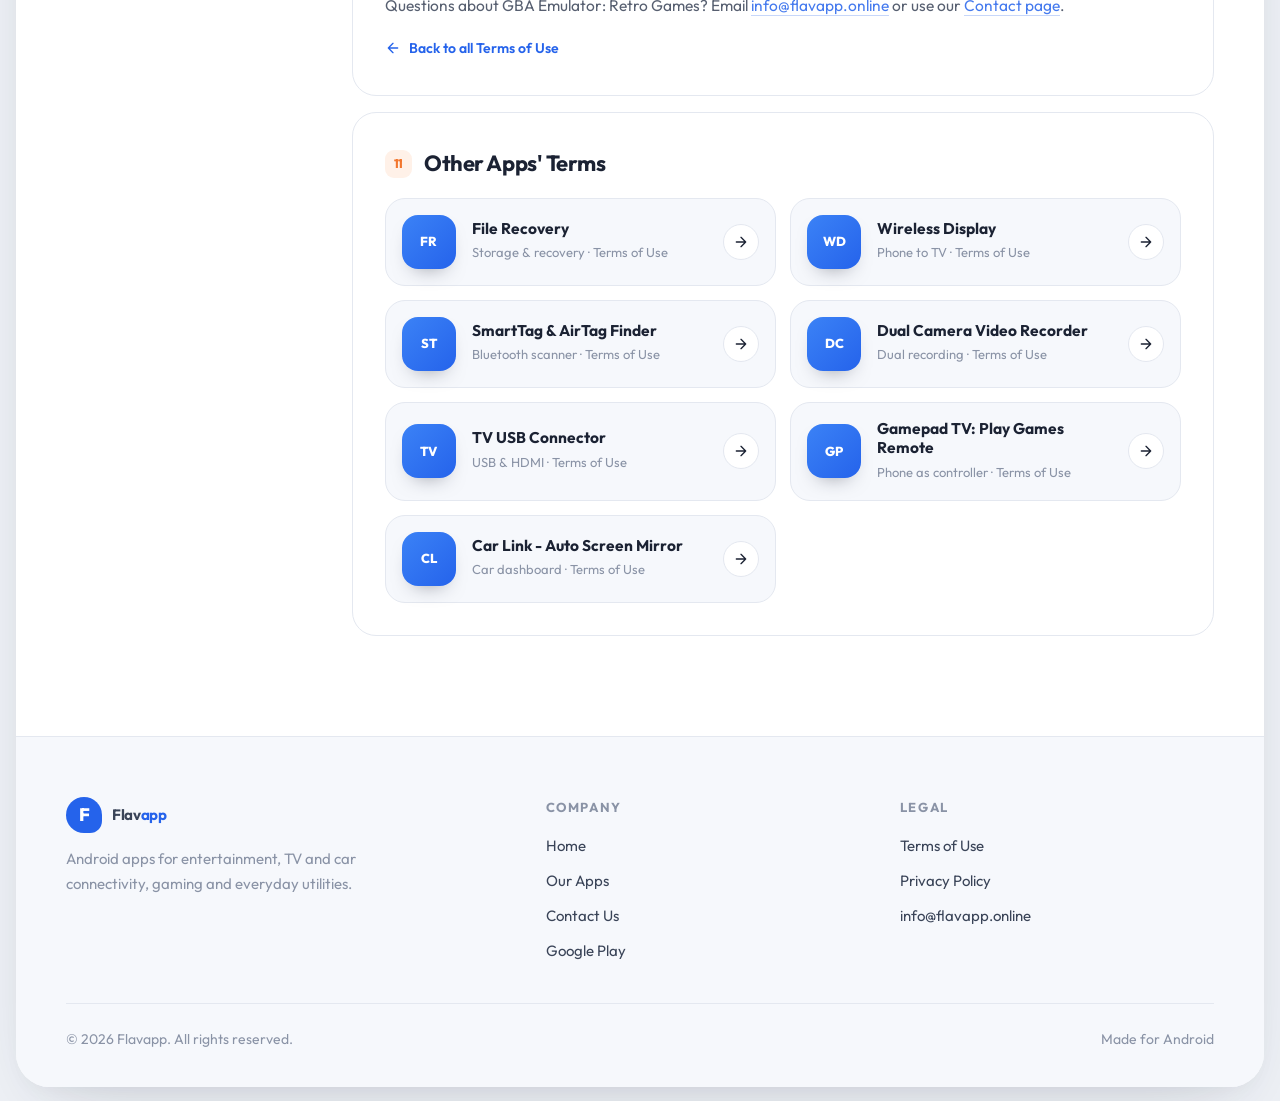
<file: terms-gba-emulator.html>
<!DOCTYPE html>
<html lang="en">
<head>
    <meta charset="UTF-8">
    <meta name="viewport" content="width=device-width, initial-scale=1.0">
    <meta name="description" content="Terms of Use for the GBA Emulator: Retro Games Android app by Flavapp.">
    <meta name="theme-color" content="#eef1f6">
    <meta property="og:title" content="GBA Emulator: Retro Games - Terms of Use | Flavapp">
    <meta property="og:description" content="Terms of Use for the GBA Emulator: Retro Games Android app by Flavapp.">
    <meta property="og:type" content="website">
    <title>GBA Emulator: Retro Games - Terms of Use | Flavapp</title>
    <link rel="preconnect" href="https://fonts.googleapis.com">
    <link rel="preconnect" href="https://fonts.gstatic.com" crossorigin>
    <link href="https://fonts.googleapis.com/css2?family=Outfit:wght@400;500;600;700;800&display=swap" rel="stylesheet">
    <link rel="icon" href="favicon.svg" type="image/svg+xml">
    <link rel="icon" href="favicon.ico" sizes="48x48">
    <link rel="icon" href="favicon-192.png" type="image/png" sizes="192x192">
    <link rel="apple-touch-icon" href="apple-touch-icon.png">
    <link rel="stylesheet" href="style.css">
    <noscript><style>.reveal{opacity:1;transform:none;filter:none}.split .ln>span{transform:none}</style></noscript>
</head>
<body>
<div class="progress"></div>
<div class="frame">

<header>
    <div class="container navbar">
        <a href="index.html" class="logo" aria-label="Flavapp home">
            <i class="logo-mark">F</i>
            <span>Flav<em>app</em></span>
        </a>
        <nav id="nav">
            <ul class="nav-links">
                <li><a href="index.html">Home</a></li>
                <li><a href="index.html#apps">Apps</a></li>
                <li><a href="terms.html" class="active">Terms of Use</a></li>
                <li><a href="privacy.html">Privacy Policy</a></li>
                <li><a href="contact.html">Contact</a></li>
            </ul>
        </nav>
        <div class="nav-cta">
            <a href="https://play.google.com/store/apps/dev?id=8125367806341362231" target="_blank" rel="noopener noreferrer" class="btn btn-dark btn-sm">Google Play</a>
            <button class="menu-btn" aria-label="Toggle menu" aria-expanded="false" aria-controls="nav"><span></span><span></span></button>
        </div>
    </div>
</header>


<section class="page-header">
    <svg class="doodle thin " style="right:6%;top:20px;width:120px;color:#9fb6e6" viewBox="0 0 200 300"><path d="M150 10c40 60-60 80-40 140s80 20 40 80-120 30-140 60"/></svg>
    <div class="container">
        <div class="crumbs reveal"><a href="terms.html">Terms of Use</a><span>/</span><span>GBA Emulator: Retro Games</span></div>
        <div class="app-hero-icon reveal"><img src="https://play-lh.googleusercontent.com/9KuOSr0V_5UF2gg2xsGeL5jzVhGocKluqfA8j6gmwY4C8cK3FC_dXs_2sAbIKZnsuRIZY3awqVmPan9SVR7_sKs=w240-h480" alt="GBA Emulator: Retro Games icon" data-fb="GB" loading="lazy" referrerpolicy="no-referrer"></div>
        <h1 class="split" style="font-size:clamp(34px,5vw,56px)">GBA Emulator: Retro Games<br>Terms Of Use</h1>
        <p class="reveal" style="--d:.3s">A fast emulator to enjoy classic retro handheld games on your Android device.</p>
        <div class="meta-row reveal" style="--d:.4s">
            <span class="pill"><svg class="ico" viewBox="0 0 24 24"><path d="M14 2H6a2 2 0 0 0-2 2v16a2 2 0 0 0 2 2h12a2 2 0 0 0 2-2V8z"/><path d="M14 2v6h6M8 13h8M8 17h5"/></svg>Last updated: November 11, 2026</span>
            <a class="pill" href="https://play.google.com/store/apps/details?id=com.flavapp.gamepad" target="_blank" rel="noopener noreferrer"><svg class="ico" viewBox="0 0 24 24"><path d="M6 3l14 9-14 9z"/></svg>View on Google Play</a>
        </div>
    </div>
</section>
<main>
    <section class="legal-section">
        <div class="container legal-layout">
            <aside class="toc"><h4>On this page</h4><nav>
<a href="#no-games" class="active">No Games Included</a>
<a href="#your-files">Your Game Files</a>
<a href="#brands">No Affiliation</a>
<a href="#saves">Save Data</a>
<a href="#license">License to Use</a>
<a href="#ads-purchases">Ads &amp; In-App Purchases</a>
<a href="#disclaimer">Disclaimer of Warranties</a>
<a href="#liability">Limitation of Liability</a>
<a href="#general">General Terms &amp; Changes</a>
<a href="#contact">Contact Us</a>
<a href="#other-apps">Other Apps' Terms</a>
            </nav></aside>
            <article class="legal-content">
                <div class="notice reveal"><p>These Terms of Use apply to the <b>GBA Emulator: Retro Games</b> app (package <code>com.flavapp.gamepad</code>) published by Flavapp on Google Play (the “App”).</p><p class="caps">BY DOWNLOADING, INSTALLING OR USING GBA EMULATOR: RETRO GAMES, YOU AGREE TO THESE TERMS AND TO OUR GENERAL TERMS OF USE. IF YOU DO NOT AGREE, PLEASE DO NOT USE THE APP.</p><p>These app-specific terms add to our <a class="link" href="terms.html">General Terms of Use</a> and <a class="link" href="privacy.html">Privacy Policy</a>. If they conflict, these app-specific terms apply to this App.</p></div>

<section class="policy-card reveal" id="no-games"><h2><span class="n">01</span>No Games Included</h2><p>GBA Emulator: Retro Games is an emulator only. It does <b>not</b> include, sell or provide any game files (ROMs) or BIOS files, and Flavapp does not provide links to download them.</p></section>
<section class="policy-card reveal" id="your-files"><h2><span class="n">02</span>Your Game Files</h2><p>You may only load game files that you have the legal right to use, such as backups of cartridges you personally own, where permitted by the laws of your country. You are solely responsible for the files you load into the App.</p></section>
<section class="policy-card reveal" id="brands"><h2><span class="n">03</span>No Affiliation</h2><p>This App is not affiliated with, authorized or endorsed by Nintendo or any other console manufacturer or game publisher. All console and game names are trademarks of their respective owners.</p></section>
<section class="policy-card reveal" id="saves"><h2><span class="n">04</span>Save Data</h2><p>Save states and progress are stored on your device. Uninstalling the App or clearing its data may delete them. We are not responsible for lost save data.</p></section>
<section class="policy-card reveal" id="license"><h2><span class="n">05</span>License to Use</h2><p>Subject to these Terms, Flavapp grants you a personal, limited, non-exclusive, non-transferable and revocable license to download, install and use the App on Android devices that you own or control, for your personal and non-commercial use.</p><p>You may not copy, modify, distribute, sell, rent, reverse engineer, decompile or attempt to extract the source code of the App, except where such restrictions are prohibited by law.</p></section>
<section class="policy-card reveal" id="ads-purchases"><h2><span class="n">06</span>Ads &amp; In-App Purchases</h2><p>Our Apps are free to download and are supported by advertising provided by third parties such as Google AdMob. Ads may be personalized depending on your consent choices and device settings.</p><p>Some Apps may offer optional in-app purchases (for example, removing ads). All purchases are processed by Google Play under the Google Play Terms of Service. Prices are shown before you confirm a purchase. Refunds are handled according to Google Play's refund policies and applicable law.</p><p>Purchases are linked to the Google account used to make them and can usually be restored by reinstalling the App with the same account.</p></section>
<section class="policy-card reveal" id="disclaimer"><h2><span class="n">07</span>Disclaimer of Warranties</h2><p>The Apps are provided “as is” and “as available”, without warranties of any kind, whether express or implied, including warranties of merchantability, fitness for a particular purpose and non-infringement.</p><p>Features that depend on external hardware or software (TVs, car displays, cables, Bluetooth devices, Android versions or manufacturers' settings) may not work on every device. We do not guarantee that the Apps will be uninterrupted, error-free or compatible with your specific setup.</p></section>
<section class="policy-card reveal" id="liability"><h2><span class="n">08</span>Limitation of Liability</h2><p>To the maximum extent permitted by law, Flavapp shall not be liable for any indirect, incidental, special, consequential or punitive damages, or for any loss of data, profits, revenue or device damage, arising from or related to your use of, or inability to use, the Apps.</p><p>Where liability cannot be excluded, Flavapp's total liability shall not exceed the amount you paid to Flavapp for the relevant App in the twelve (12) months before the claim, if any.</p><p>Nothing in these Terms limits any rights you may have as a consumer that cannot be limited by contract under the laws of your country.</p></section>
<section class="policy-card reveal" id="general"><h2><span class="n">09</span>General Terms &amp; Changes</h2><p>All other rules — acceptable use, intellectual property, third-party services, termination, governing law and changes — are set out in our <a class="link" href="terms.html">General Terms of Use</a>.</p><p>We may update these terms from time to time. The “Last updated” date above shows the latest version. Continuing to use the App after an update means you accept the new terms.</p></section>
<section class="policy-card reveal" id="contact"><h2><span class="n">10</span>Contact Us</h2><p>Questions about GBA Emulator: Retro Games? Email <a class="link" href="mailto:info@flavapp.online?subject=GBA Emulator: Retro Games">info@flavapp.online</a> or use our <a class="link" href="contact.html">Contact page</a>.</p><a class="back-link" href="terms.html"><svg class="ico" viewBox="0 0 24 24"><path d="M19 12H5M12 19l-7-7 7-7"/></svg> Back to all Terms of Use</a></section>
<section class="policy-card reveal" id="other-apps"><h2><span class="n">11</span>Other Apps' Terms</h2><div class="terms-list"><a class="terms-item reveal" href="terms-file-recovery.html">
    <span class="ti"><img src="https://play-lh.googleusercontent.com/oB10QgAjv2VEmJ6bOcFVEWvep32Bgwd-UcRGYX0dxa5uN5mKoUMszqRyiREvpuzEfRuwDSeXYkyNHFJ2b316ig=w240-h480" alt="File Recovery icon" data-fb="FR" loading="lazy" referrerpolicy="no-referrer"></span>
    <span><b>File Recovery</b><small>Storage & recovery · Terms of Use</small></span>
    <span class="go"><svg class="ico" viewBox="0 0 24 24"><path d="M5 12h14M12 5l7 7-7 7"/></svg></span>
</a><a class="terms-item reveal" href="terms-wireless-display.html">
    <span class="ti"><img src="https://play-lh.googleusercontent.com/XWIFPlTg6MKozr5Yi8zRiwq6MYdzIBOjzPLJYwiDFTRws7C6UnlF5HJzpPcDqYEnlGCPKEwLnafrAHgmSAbk=w240-h480" alt="Wireless Display icon" data-fb="WD" loading="lazy" referrerpolicy="no-referrer"></span>
    <span><b>Wireless Display</b><small>Phone to TV · Terms of Use</small></span>
    <span class="go"><svg class="ico" viewBox="0 0 24 24"><path d="M5 12h14M12 5l7 7-7 7"/></svg></span>
</a><a class="terms-item reveal" href="terms-smarttag-finder.html">
    <span class="ti"><div class="fb">ST</div></span>
    <span><b>SmartTag &amp; AirTag Finder</b><small>Bluetooth scanner · Terms of Use</small></span>
    <span class="go"><svg class="ico" viewBox="0 0 24 24"><path d="M5 12h14M12 5l7 7-7 7"/></svg></span>
</a><a class="terms-item reveal" href="terms-dual-camera.html">
    <span class="ti"><img src="https://play-lh.googleusercontent.com/XnPPMwku9eeDUklRRRxQpIfdPfrA353XD8jJPiQxTRTPC0tMquWj4rYDbRgSqAJ_gdvgJVT7tGtitbbcYte34Q=w240-h480" alt="Dual Camera Video Recorder icon" data-fb="DC" loading="lazy" referrerpolicy="no-referrer"></span>
    <span><b>Dual Camera Video Recorder</b><small>Dual recording · Terms of Use</small></span>
    <span class="go"><svg class="ico" viewBox="0 0 24 24"><path d="M5 12h14M12 5l7 7-7 7"/></svg></span>
</a><a class="terms-item reveal" href="terms-tv-usb-connector.html">
    <span class="ti"><img src="https://play-lh.googleusercontent.com/HdsfU6zqGCJa06eYpCn2OqJcRN2BdIYortrv4IlKGtblDEPNNXdzoUMY05ZH3RaQK8khUBMHrVcWpD1f0X4Q=w240-h480" alt="TV USB Connector icon" data-fb="TV" loading="lazy" referrerpolicy="no-referrer"></span>
    <span><b>TV USB Connector</b><small>USB & HDMI · Terms of Use</small></span>
    <span class="go"><svg class="ico" viewBox="0 0 24 24"><path d="M5 12h14M12 5l7 7-7 7"/></svg></span>
</a><a class="terms-item reveal" href="terms-gamepad-tv.html">
    <span class="ti"><img src="https://play-lh.googleusercontent.com/bpQH0R4CIZzIdH_k_m4ZoC8AAmVhSNTXVYoVFKeUe0LqFA9tXUDTAheEzrqM98WQtdYmVIJh6IJLt8cB5VV0nw=w240-h480" alt="Gamepad TV: Play Games Remote icon" data-fb="GP" loading="lazy" referrerpolicy="no-referrer"></span>
    <span><b>Gamepad TV: Play Games Remote</b><small>Phone as controller · Terms of Use</small></span>
    <span class="go"><svg class="ico" viewBox="0 0 24 24"><path d="M5 12h14M12 5l7 7-7 7"/></svg></span>
</a><a class="terms-item reveal" href="terms-car-link.html">
    <span class="ti"><img src="https://play-lh.googleusercontent.com/pyRY_80LpljrxMO7yNGxWHfqV594uqOa-gwVIHZFLTukk56IImIcmmxsyEdJ1bmQp6P-iGRRaLnI1aVJeDZ_=w240-h480" alt="Car Link - Auto Screen Mirror icon" data-fb="CL" loading="lazy" referrerpolicy="no-referrer"></span>
    <span><b>Car Link - Auto Screen Mirror</b><small>Car dashboard · Terms of Use</small></span>
    <span class="go"><svg class="ico" viewBox="0 0 24 24"><path d="M5 12h14M12 5l7 7-7 7"/></svg></span>
</a></div></section>
            </article>
        </div>
    </section>
</main>

<footer>
    <div class="container">
        <div class="footer-top">
            <div>
                <a href="index.html" class="logo"><i class="logo-mark">F</i><span>Flav<em>app</em></span></a>
                <p>Android apps for entertainment, TV and car connectivity, gaming and everyday utilities.</p>
            </div>
            <div>
                <h5>Company</h5>
                <ul>
                    <li><a href="index.html">Home</a></li>
                    <li><a href="index.html#apps">Our Apps</a></li>
                    <li><a href="contact.html">Contact Us</a></li>
                    <li><a href="https://play.google.com/store/apps/dev?id=8125367806341362231" target="_blank" rel="noopener noreferrer">Google Play</a></li>
                </ul>
            </div>
            <div>
                <h5>Legal</h5>
                <ul>
                    <li><a href="terms.html">Terms of Use</a></li>
                    <li><a href="privacy.html">Privacy Policy</a></li>
                    <li><a href="mailto:info@flavapp.online">info@flavapp.online</a></li>
                </ul>
            </div>
        </div>
        <div class="footer-bottom">
            <span>© <span class="year">2026</span> Flavapp. All rights reserved.</span>
            <span>Made for Android</span>
        </div>
    </div>
</footer>
</div>
<script src="script.js"></script>
</body>
</html>
</file>
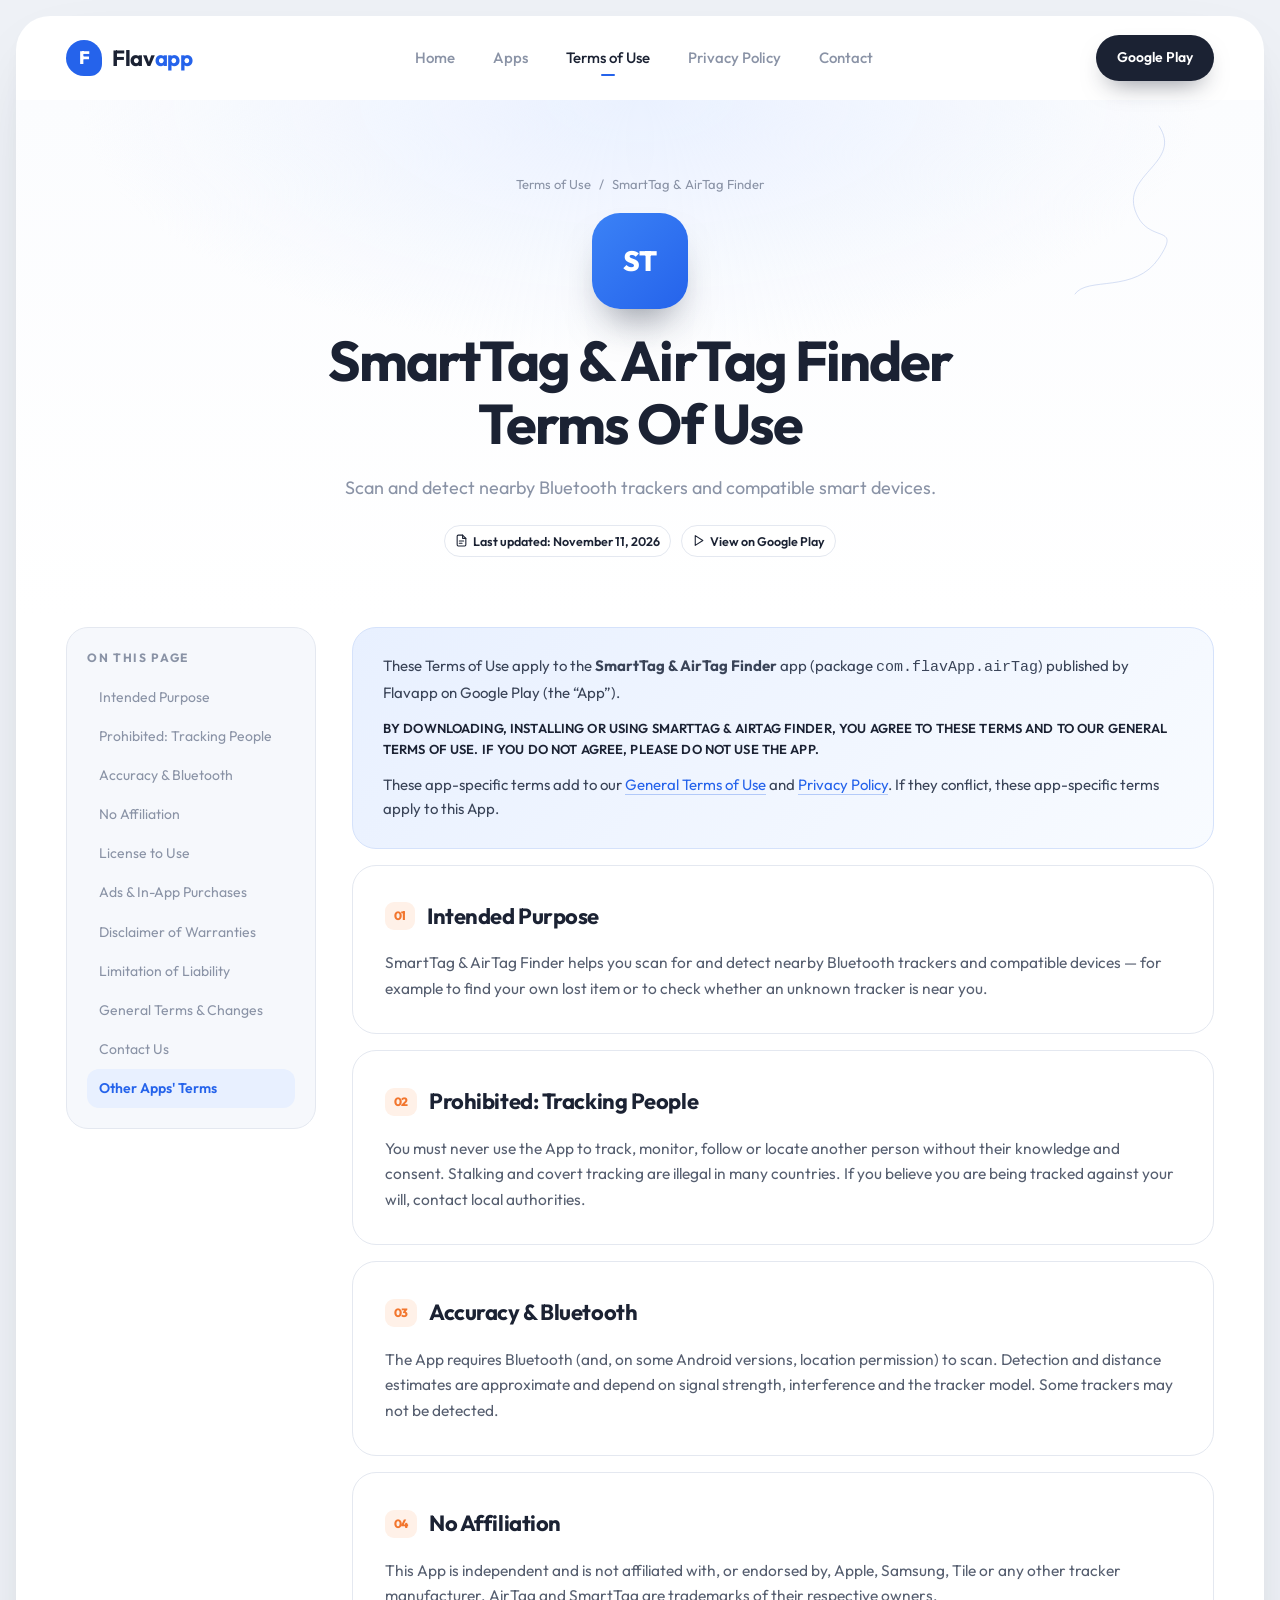
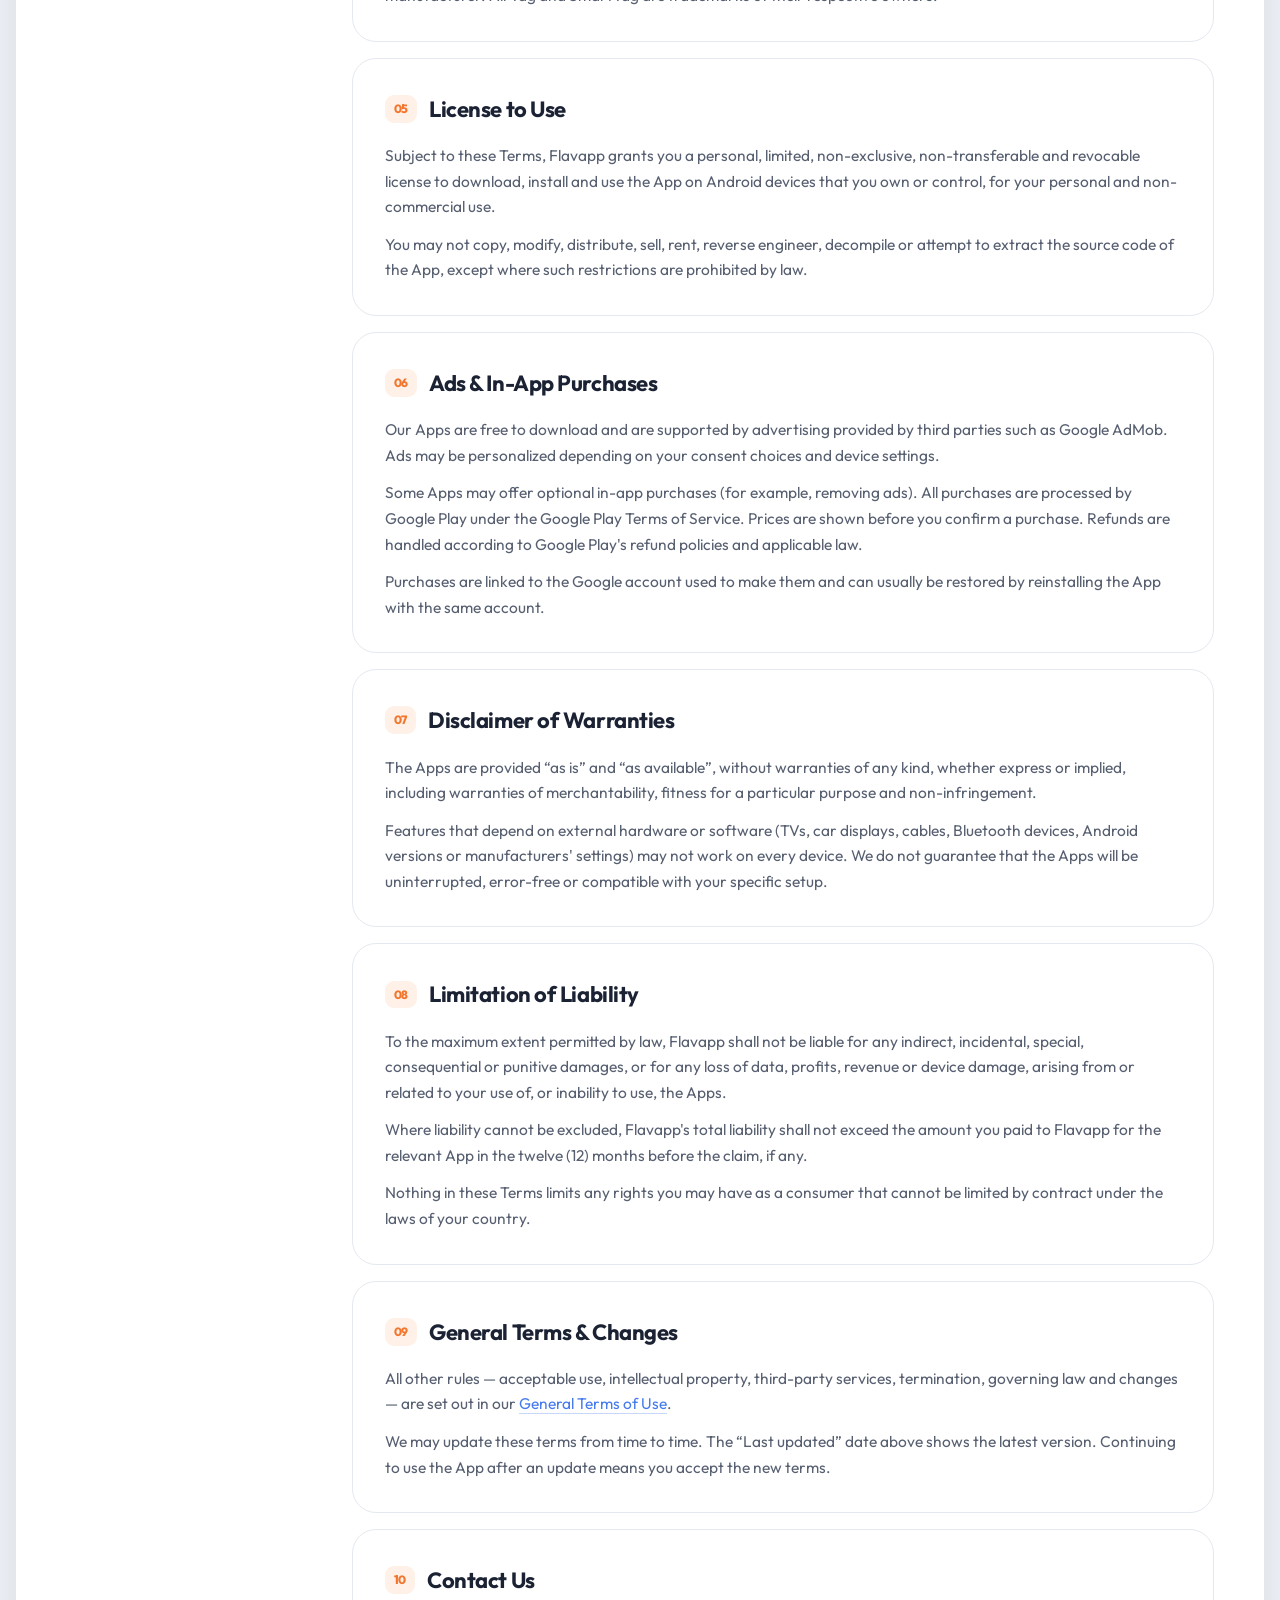
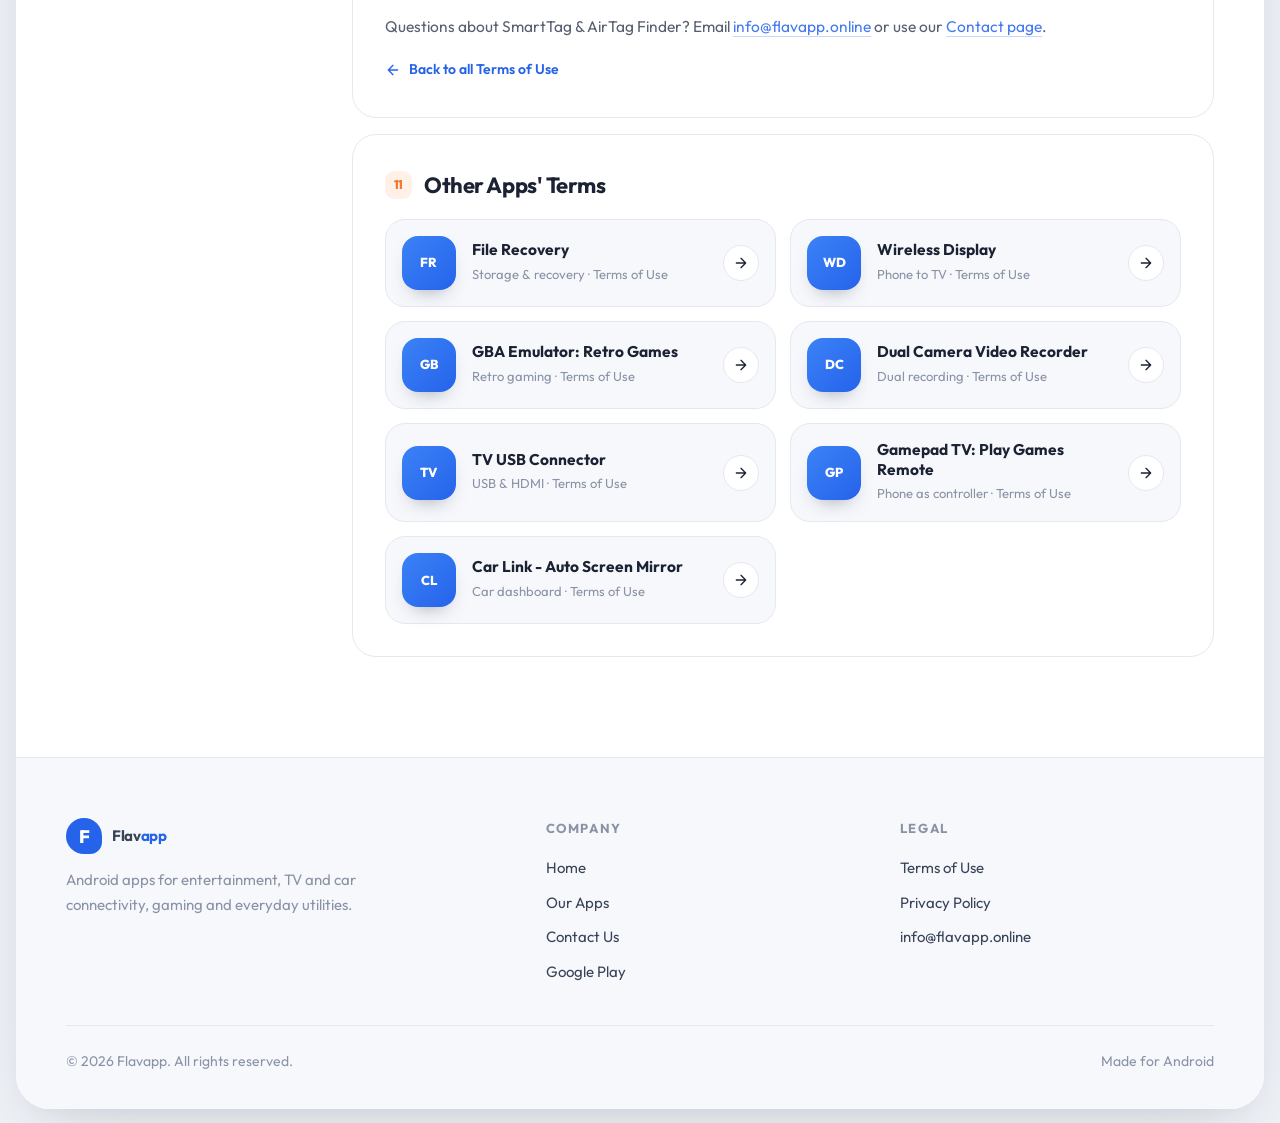
<file: terms-smarttag-finder.html>
<!DOCTYPE html>
<html lang="en">
<head>
    <meta charset="UTF-8">
    <meta name="viewport" content="width=device-width, initial-scale=1.0">
    <meta name="description" content="Terms of Use for the SmartTag &amp; AirTag Finder Android app by Flavapp.">
    <meta name="theme-color" content="#eef1f6">
    <meta property="og:title" content="SmartTag &amp; AirTag Finder - Terms of Use | Flavapp">
    <meta property="og:description" content="Terms of Use for the SmartTag &amp; AirTag Finder Android app by Flavapp.">
    <meta property="og:type" content="website">
    <title>SmartTag &amp; AirTag Finder - Terms of Use | Flavapp</title>
    <link rel="preconnect" href="https://fonts.googleapis.com">
    <link rel="preconnect" href="https://fonts.gstatic.com" crossorigin>
    <link href="https://fonts.googleapis.com/css2?family=Outfit:wght@400;500;600;700;800&display=swap" rel="stylesheet">
    <link rel="icon" href="favicon.svg" type="image/svg+xml">
    <link rel="icon" href="favicon.ico" sizes="48x48">
    <link rel="icon" href="favicon-192.png" type="image/png" sizes="192x192">
    <link rel="apple-touch-icon" href="apple-touch-icon.png">
    <link rel="stylesheet" href="style.css">
    <noscript><style>.reveal{opacity:1;transform:none;filter:none}.split .ln>span{transform:none}</style></noscript>
</head>
<body>
<div class="progress"></div>
<div class="frame">

<header>
    <div class="container navbar">
        <a href="index.html" class="logo" aria-label="Flavapp home">
            <i class="logo-mark">F</i>
            <span>Flav<em>app</em></span>
        </a>
        <nav id="nav">
            <ul class="nav-links">
                <li><a href="index.html">Home</a></li>
                <li><a href="index.html#apps">Apps</a></li>
                <li><a href="terms.html" class="active">Terms of Use</a></li>
                <li><a href="privacy.html">Privacy Policy</a></li>
                <li><a href="contact.html">Contact</a></li>
            </ul>
        </nav>
        <div class="nav-cta">
            <a href="https://play.google.com/store/apps/dev?id=8125367806341362231" target="_blank" rel="noopener noreferrer" class="btn btn-dark btn-sm">Google Play</a>
            <button class="menu-btn" aria-label="Toggle menu" aria-expanded="false" aria-controls="nav"><span></span><span></span></button>
        </div>
    </div>
</header>


<section class="page-header">
    <svg class="doodle thin " style="right:6%;top:20px;width:120px;color:#9fb6e6" viewBox="0 0 200 300"><path d="M150 10c40 60-60 80-40 140s80 20 40 80-120 30-140 60"/></svg>
    <div class="container">
        <div class="crumbs reveal"><a href="terms.html">Terms of Use</a><span>/</span><span>SmartTag &amp; AirTag Finder</span></div>
        <div class="app-hero-icon reveal"><div class="fb">ST</div></div>
        <h1 class="split" style="font-size:clamp(34px,5vw,56px)">SmartTag &amp; AirTag Finder<br>Terms Of Use</h1>
        <p class="reveal" style="--d:.3s">Scan and detect nearby Bluetooth trackers and compatible smart devices.</p>
        <div class="meta-row reveal" style="--d:.4s">
            <span class="pill"><svg class="ico" viewBox="0 0 24 24"><path d="M14 2H6a2 2 0 0 0-2 2v16a2 2 0 0 0 2 2h12a2 2 0 0 0 2-2V8z"/><path d="M14 2v6h6M8 13h8M8 17h5"/></svg>Last updated: November 11, 2026</span>
            <a class="pill" href="https://play.google.com/store/apps/details?id=com.flavApp.airTag" target="_blank" rel="noopener noreferrer"><svg class="ico" viewBox="0 0 24 24"><path d="M6 3l14 9-14 9z"/></svg>View on Google Play</a>
        </div>
    </div>
</section>
<main>
    <section class="legal-section">
        <div class="container legal-layout">
            <aside class="toc"><h4>On this page</h4><nav>
<a href="#purpose" class="active">Intended Purpose</a>
<a href="#no-stalking">Prohibited: Tracking People</a>
<a href="#accuracy">Accuracy &amp; Bluetooth</a>
<a href="#brands">No Affiliation</a>
<a href="#license">License to Use</a>
<a href="#ads-purchases">Ads &amp; In-App Purchases</a>
<a href="#disclaimer">Disclaimer of Warranties</a>
<a href="#liability">Limitation of Liability</a>
<a href="#general">General Terms &amp; Changes</a>
<a href="#contact">Contact Us</a>
<a href="#other-apps">Other Apps' Terms</a>
            </nav></aside>
            <article class="legal-content">
                <div class="notice reveal"><p>These Terms of Use apply to the <b>SmartTag &amp; AirTag Finder</b> app (package <code>com.flavApp.airTag</code>) published by Flavapp on Google Play (the “App”).</p><p class="caps">BY DOWNLOADING, INSTALLING OR USING SMARTTAG &AMP; AIRTAG FINDER, YOU AGREE TO THESE TERMS AND TO OUR GENERAL TERMS OF USE. IF YOU DO NOT AGREE, PLEASE DO NOT USE THE APP.</p><p>These app-specific terms add to our <a class="link" href="terms.html">General Terms of Use</a> and <a class="link" href="privacy.html">Privacy Policy</a>. If they conflict, these app-specific terms apply to this App.</p></div>

<section class="policy-card reveal" id="purpose"><h2><span class="n">01</span>Intended Purpose</h2><p>SmartTag &amp; AirTag Finder helps you scan for and detect nearby Bluetooth trackers and compatible devices — for example to find your own lost item or to check whether an unknown tracker is near you.</p></section>
<section class="policy-card reveal" id="no-stalking"><h2><span class="n">02</span>Prohibited: Tracking People</h2><p>You must never use the App to track, monitor, follow or locate another person without their knowledge and consent. Stalking and covert tracking are illegal in many countries. If you believe you are being tracked against your will, contact local authorities.</p></section>
<section class="policy-card reveal" id="accuracy"><h2><span class="n">03</span>Accuracy &amp; Bluetooth</h2><p>The App requires Bluetooth (and, on some Android versions, location permission) to scan. Detection and distance estimates are approximate and depend on signal strength, interference and the tracker model. Some trackers may not be detected.</p></section>
<section class="policy-card reveal" id="brands"><h2><span class="n">04</span>No Affiliation</h2><p>This App is independent and is not affiliated with, or endorsed by, Apple, Samsung, Tile or any other tracker manufacturer. AirTag and SmartTag are trademarks of their respective owners.</p></section>
<section class="policy-card reveal" id="license"><h2><span class="n">05</span>License to Use</h2><p>Subject to these Terms, Flavapp grants you a personal, limited, non-exclusive, non-transferable and revocable license to download, install and use the App on Android devices that you own or control, for your personal and non-commercial use.</p><p>You may not copy, modify, distribute, sell, rent, reverse engineer, decompile or attempt to extract the source code of the App, except where such restrictions are prohibited by law.</p></section>
<section class="policy-card reveal" id="ads-purchases"><h2><span class="n">06</span>Ads &amp; In-App Purchases</h2><p>Our Apps are free to download and are supported by advertising provided by third parties such as Google AdMob. Ads may be personalized depending on your consent choices and device settings.</p><p>Some Apps may offer optional in-app purchases (for example, removing ads). All purchases are processed by Google Play under the Google Play Terms of Service. Prices are shown before you confirm a purchase. Refunds are handled according to Google Play's refund policies and applicable law.</p><p>Purchases are linked to the Google account used to make them and can usually be restored by reinstalling the App with the same account.</p></section>
<section class="policy-card reveal" id="disclaimer"><h2><span class="n">07</span>Disclaimer of Warranties</h2><p>The Apps are provided “as is” and “as available”, without warranties of any kind, whether express or implied, including warranties of merchantability, fitness for a particular purpose and non-infringement.</p><p>Features that depend on external hardware or software (TVs, car displays, cables, Bluetooth devices, Android versions or manufacturers' settings) may not work on every device. We do not guarantee that the Apps will be uninterrupted, error-free or compatible with your specific setup.</p></section>
<section class="policy-card reveal" id="liability"><h2><span class="n">08</span>Limitation of Liability</h2><p>To the maximum extent permitted by law, Flavapp shall not be liable for any indirect, incidental, special, consequential or punitive damages, or for any loss of data, profits, revenue or device damage, arising from or related to your use of, or inability to use, the Apps.</p><p>Where liability cannot be excluded, Flavapp's total liability shall not exceed the amount you paid to Flavapp for the relevant App in the twelve (12) months before the claim, if any.</p><p>Nothing in these Terms limits any rights you may have as a consumer that cannot be limited by contract under the laws of your country.</p></section>
<section class="policy-card reveal" id="general"><h2><span class="n">09</span>General Terms &amp; Changes</h2><p>All other rules — acceptable use, intellectual property, third-party services, termination, governing law and changes — are set out in our <a class="link" href="terms.html">General Terms of Use</a>.</p><p>We may update these terms from time to time. The “Last updated” date above shows the latest version. Continuing to use the App after an update means you accept the new terms.</p></section>
<section class="policy-card reveal" id="contact"><h2><span class="n">10</span>Contact Us</h2><p>Questions about SmartTag &amp; AirTag Finder? Email <a class="link" href="mailto:info@flavapp.online?subject=SmartTag &amp; AirTag Finder">info@flavapp.online</a> or use our <a class="link" href="contact.html">Contact page</a>.</p><a class="back-link" href="terms.html"><svg class="ico" viewBox="0 0 24 24"><path d="M19 12H5M12 19l-7-7 7-7"/></svg> Back to all Terms of Use</a></section>
<section class="policy-card reveal" id="other-apps"><h2><span class="n">11</span>Other Apps' Terms</h2><div class="terms-list"><a class="terms-item reveal" href="terms-file-recovery.html">
    <span class="ti"><img src="https://play-lh.googleusercontent.com/oB10QgAjv2VEmJ6bOcFVEWvep32Bgwd-UcRGYX0dxa5uN5mKoUMszqRyiREvpuzEfRuwDSeXYkyNHFJ2b316ig=w240-h480" alt="File Recovery icon" data-fb="FR" loading="lazy" referrerpolicy="no-referrer"></span>
    <span><b>File Recovery</b><small>Storage & recovery · Terms of Use</small></span>
    <span class="go"><svg class="ico" viewBox="0 0 24 24"><path d="M5 12h14M12 5l7 7-7 7"/></svg></span>
</a><a class="terms-item reveal" href="terms-wireless-display.html">
    <span class="ti"><img src="https://play-lh.googleusercontent.com/XWIFPlTg6MKozr5Yi8zRiwq6MYdzIBOjzPLJYwiDFTRws7C6UnlF5HJzpPcDqYEnlGCPKEwLnafrAHgmSAbk=w240-h480" alt="Wireless Display icon" data-fb="WD" loading="lazy" referrerpolicy="no-referrer"></span>
    <span><b>Wireless Display</b><small>Phone to TV · Terms of Use</small></span>
    <span class="go"><svg class="ico" viewBox="0 0 24 24"><path d="M5 12h14M12 5l7 7-7 7"/></svg></span>
</a><a class="terms-item reveal" href="terms-gba-emulator.html">
    <span class="ti"><img src="https://play-lh.googleusercontent.com/9KuOSr0V_5UF2gg2xsGeL5jzVhGocKluqfA8j6gmwY4C8cK3FC_dXs_2sAbIKZnsuRIZY3awqVmPan9SVR7_sKs=w240-h480" alt="GBA Emulator: Retro Games icon" data-fb="GB" loading="lazy" referrerpolicy="no-referrer"></span>
    <span><b>GBA Emulator: Retro Games</b><small>Retro gaming · Terms of Use</small></span>
    <span class="go"><svg class="ico" viewBox="0 0 24 24"><path d="M5 12h14M12 5l7 7-7 7"/></svg></span>
</a><a class="terms-item reveal" href="terms-dual-camera.html">
    <span class="ti"><img src="https://play-lh.googleusercontent.com/XnPPMwku9eeDUklRRRxQpIfdPfrA353XD8jJPiQxTRTPC0tMquWj4rYDbRgSqAJ_gdvgJVT7tGtitbbcYte34Q=w240-h480" alt="Dual Camera Video Recorder icon" data-fb="DC" loading="lazy" referrerpolicy="no-referrer"></span>
    <span><b>Dual Camera Video Recorder</b><small>Dual recording · Terms of Use</small></span>
    <span class="go"><svg class="ico" viewBox="0 0 24 24"><path d="M5 12h14M12 5l7 7-7 7"/></svg></span>
</a><a class="terms-item reveal" href="terms-tv-usb-connector.html">
    <span class="ti"><img src="https://play-lh.googleusercontent.com/HdsfU6zqGCJa06eYpCn2OqJcRN2BdIYortrv4IlKGtblDEPNNXdzoUMY05ZH3RaQK8khUBMHrVcWpD1f0X4Q=w240-h480" alt="TV USB Connector icon" data-fb="TV" loading="lazy" referrerpolicy="no-referrer"></span>
    <span><b>TV USB Connector</b><small>USB & HDMI · Terms of Use</small></span>
    <span class="go"><svg class="ico" viewBox="0 0 24 24"><path d="M5 12h14M12 5l7 7-7 7"/></svg></span>
</a><a class="terms-item reveal" href="terms-gamepad-tv.html">
    <span class="ti"><img src="https://play-lh.googleusercontent.com/bpQH0R4CIZzIdH_k_m4ZoC8AAmVhSNTXVYoVFKeUe0LqFA9tXUDTAheEzrqM98WQtdYmVIJh6IJLt8cB5VV0nw=w240-h480" alt="Gamepad TV: Play Games Remote icon" data-fb="GP" loading="lazy" referrerpolicy="no-referrer"></span>
    <span><b>Gamepad TV: Play Games Remote</b><small>Phone as controller · Terms of Use</small></span>
    <span class="go"><svg class="ico" viewBox="0 0 24 24"><path d="M5 12h14M12 5l7 7-7 7"/></svg></span>
</a><a class="terms-item reveal" href="terms-car-link.html">
    <span class="ti"><img src="https://play-lh.googleusercontent.com/pyRY_80LpljrxMO7yNGxWHfqV594uqOa-gwVIHZFLTukk56IImIcmmxsyEdJ1bmQp6P-iGRRaLnI1aVJeDZ_=w240-h480" alt="Car Link - Auto Screen Mirror icon" data-fb="CL" loading="lazy" referrerpolicy="no-referrer"></span>
    <span><b>Car Link - Auto Screen Mirror</b><small>Car dashboard · Terms of Use</small></span>
    <span class="go"><svg class="ico" viewBox="0 0 24 24"><path d="M5 12h14M12 5l7 7-7 7"/></svg></span>
</a></div></section>
            </article>
        </div>
    </section>
</main>

<footer>
    <div class="container">
        <div class="footer-top">
            <div>
                <a href="index.html" class="logo"><i class="logo-mark">F</i><span>Flav<em>app</em></span></a>
                <p>Android apps for entertainment, TV and car connectivity, gaming and everyday utilities.</p>
            </div>
            <div>
                <h5>Company</h5>
                <ul>
                    <li><a href="index.html">Home</a></li>
                    <li><a href="index.html#apps">Our Apps</a></li>
                    <li><a href="contact.html">Contact Us</a></li>
                    <li><a href="https://play.google.com/store/apps/dev?id=8125367806341362231" target="_blank" rel="noopener noreferrer">Google Play</a></li>
                </ul>
            </div>
            <div>
                <h5>Legal</h5>
                <ul>
                    <li><a href="terms.html">Terms of Use</a></li>
                    <li><a href="privacy.html">Privacy Policy</a></li>
                    <li><a href="mailto:info@flavapp.online">info@flavapp.online</a></li>
                </ul>
            </div>
        </div>
        <div class="footer-bottom">
            <span>© <span class="year">2026</span> Flavapp. All rights reserved.</span>
            <span>Made for Android</span>
        </div>
    </div>
</footer>
</div>
<script src="script.js"></script>
</body>
</html>
</file>
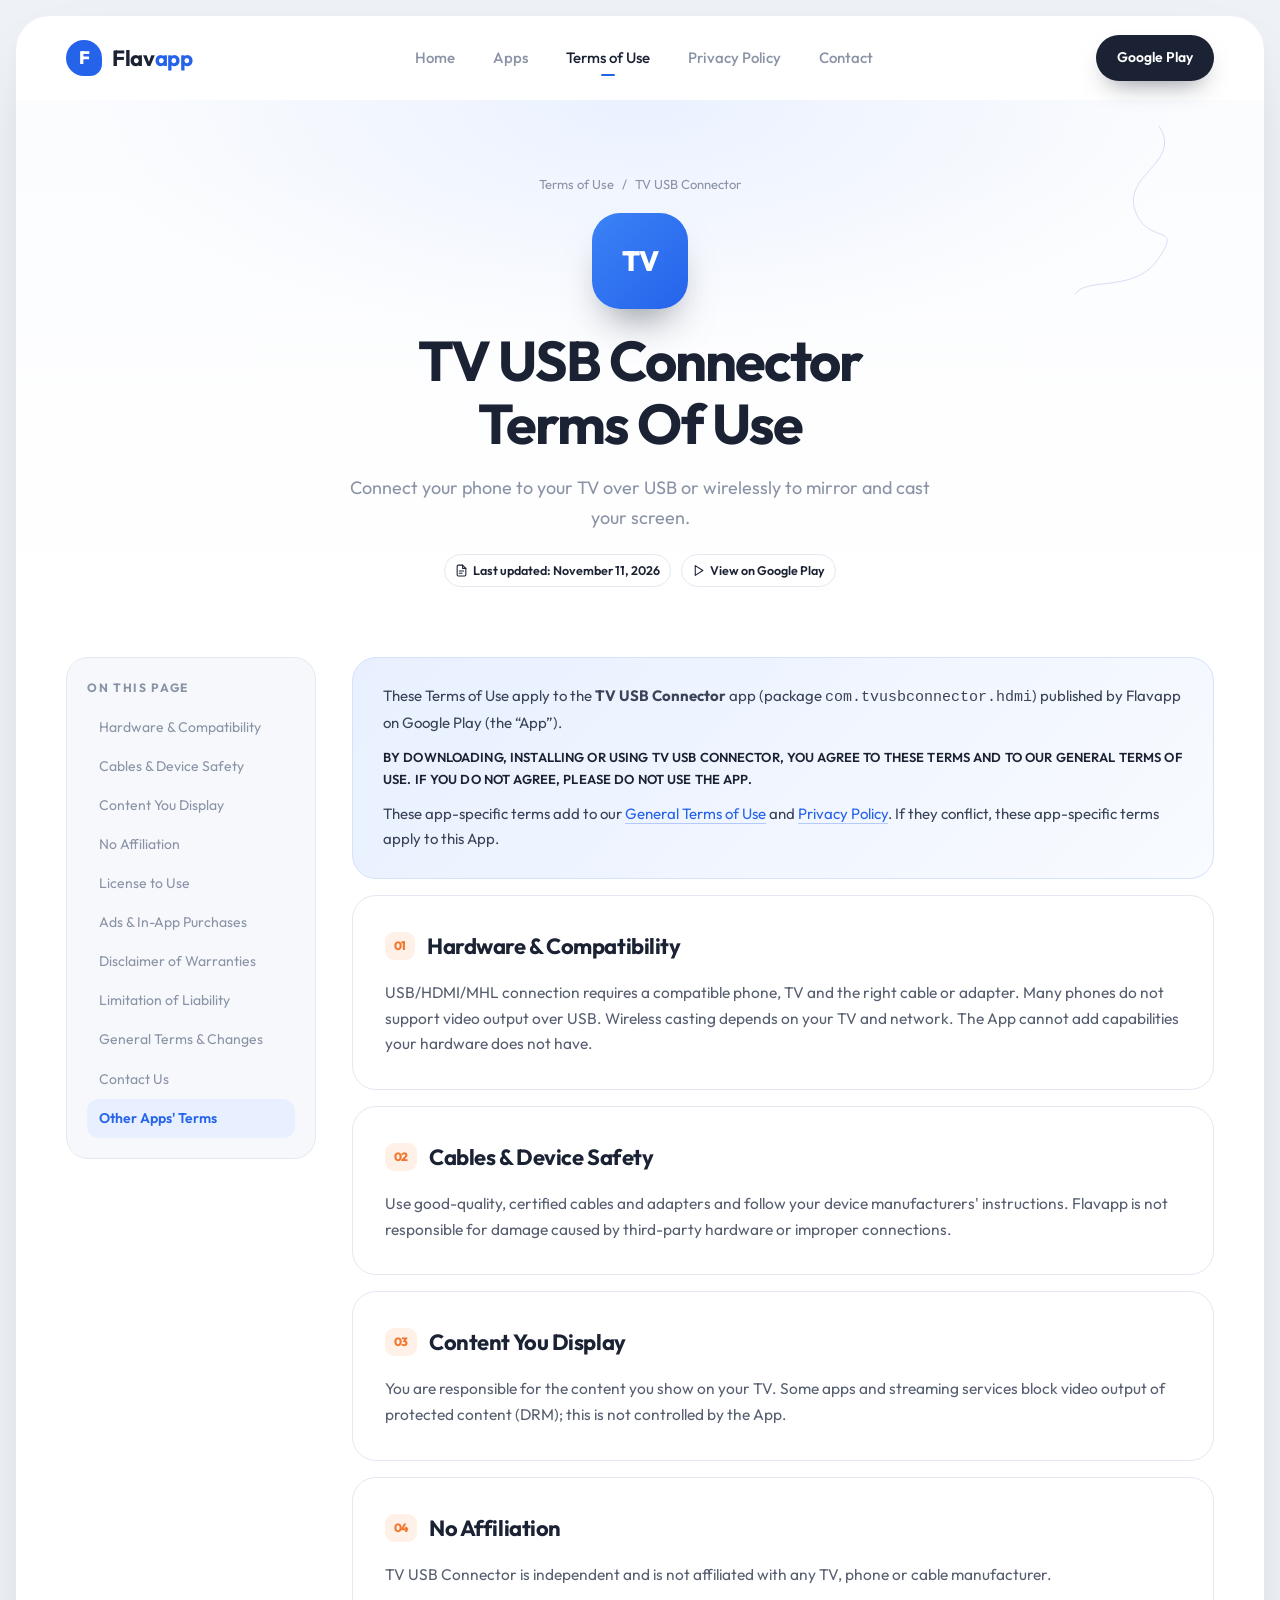
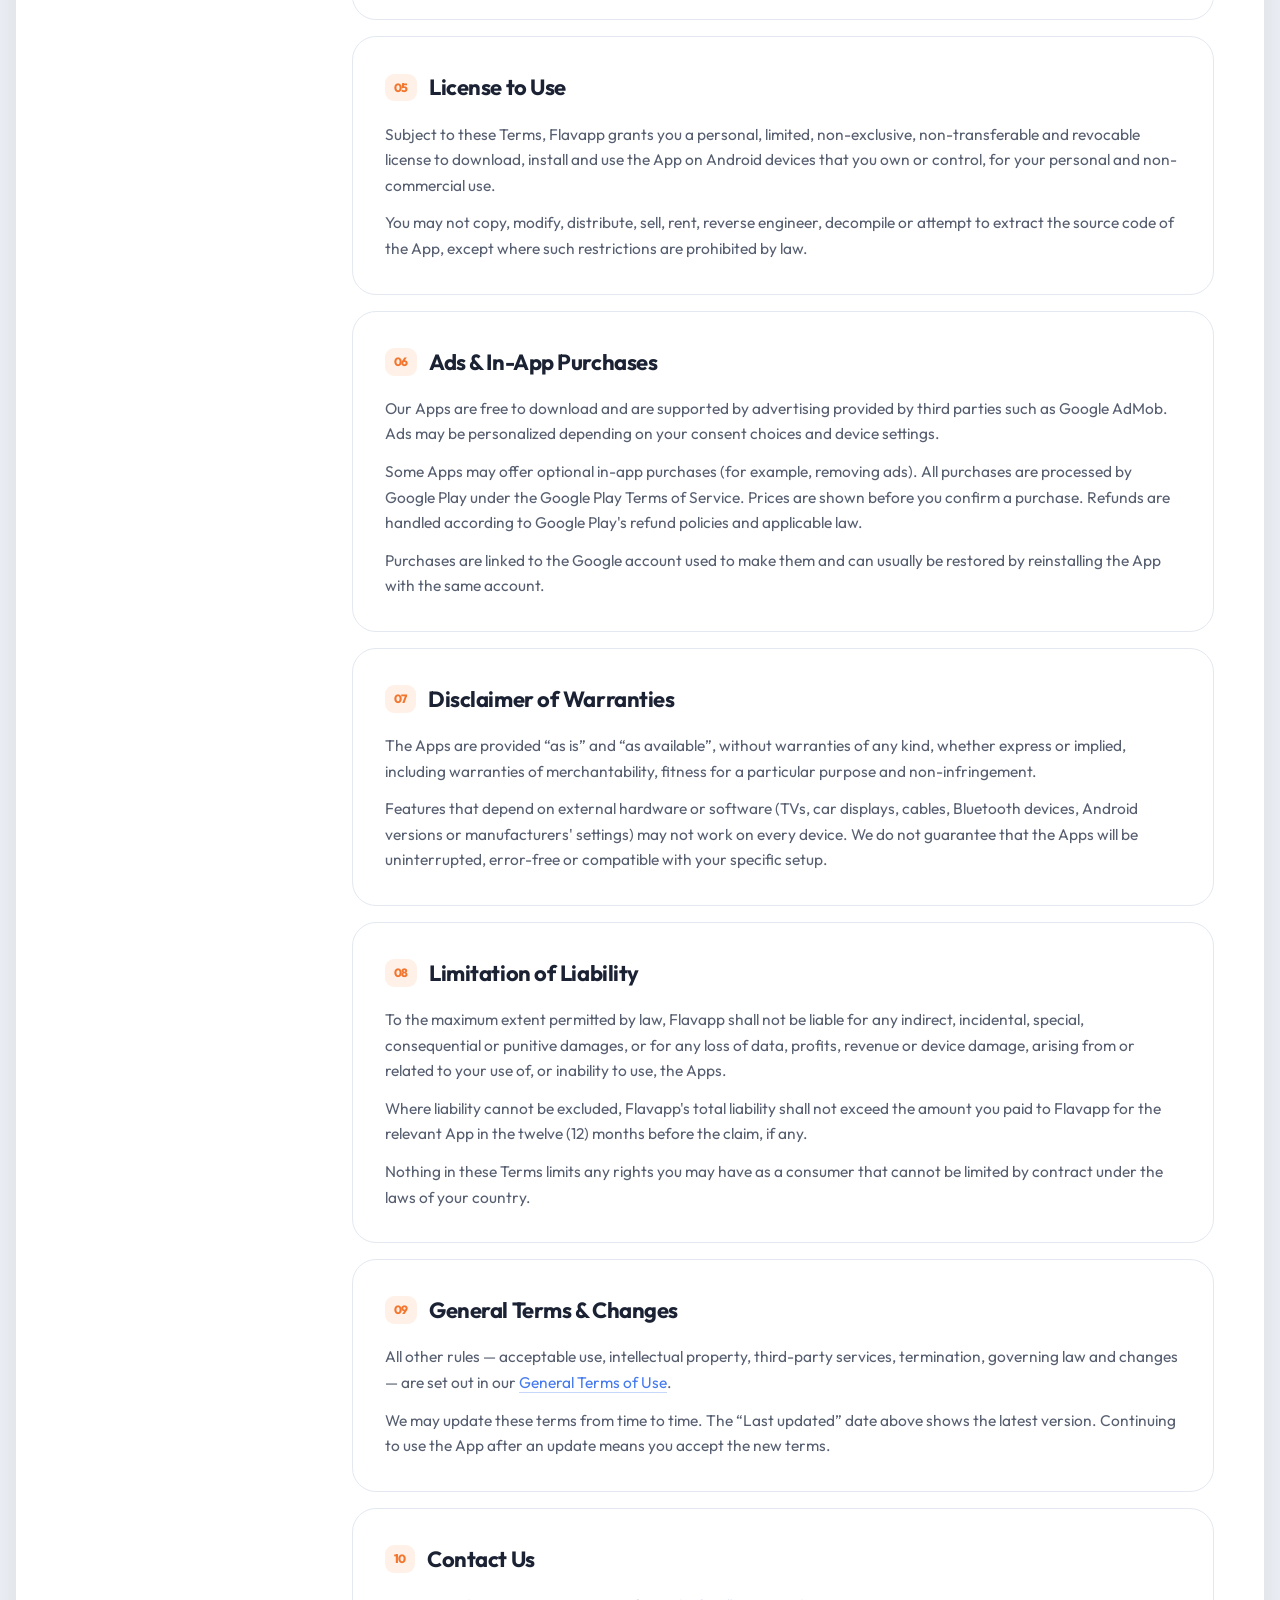
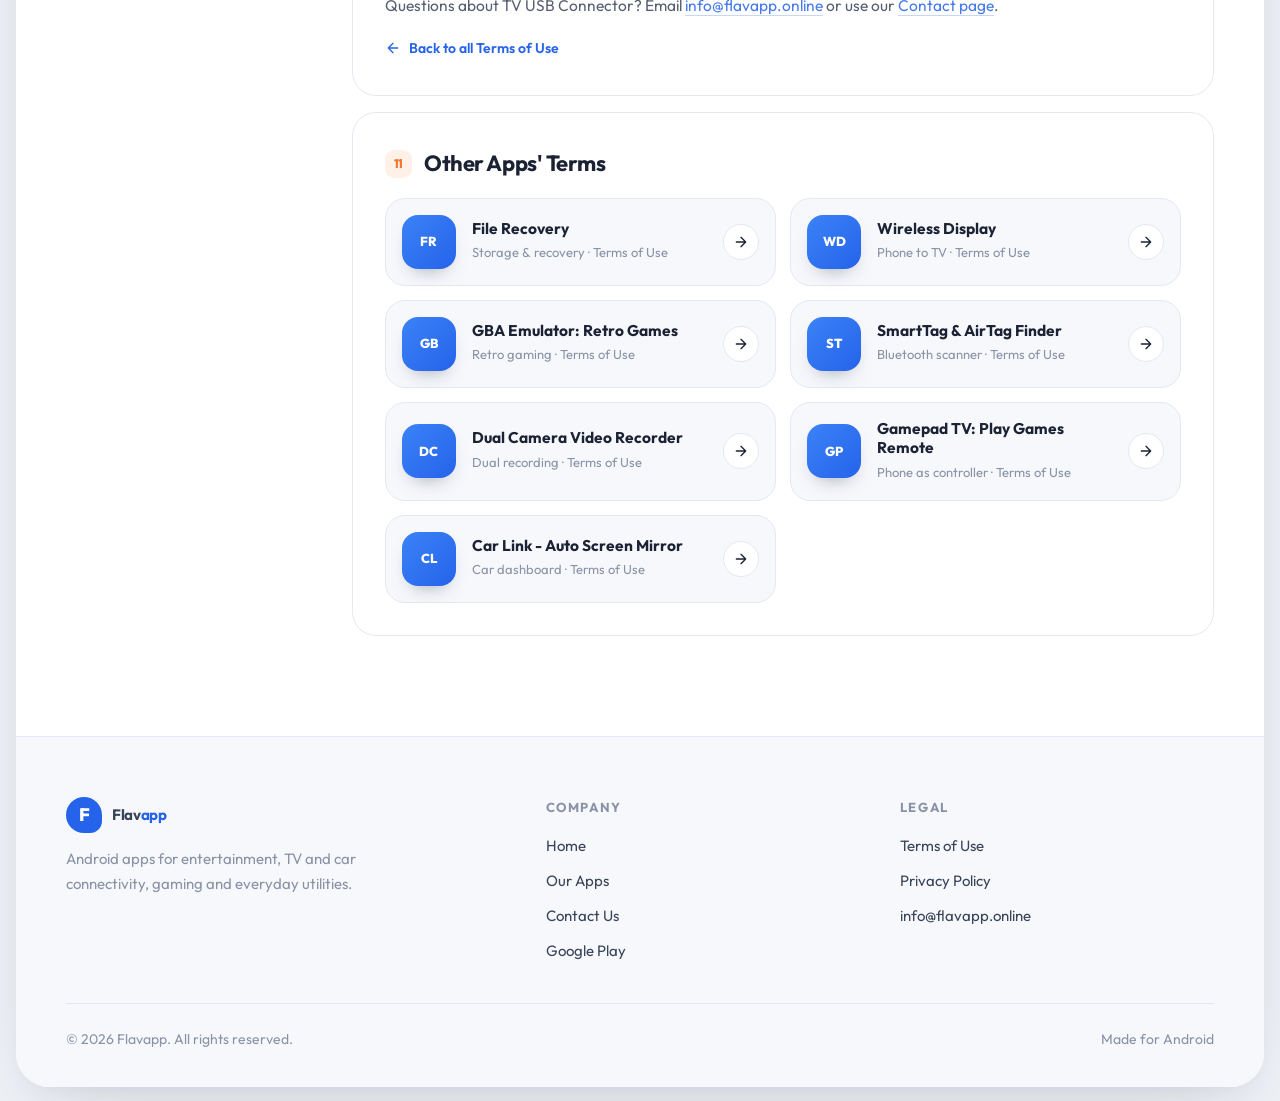
<file: terms-tv-usb-connector.html>
<!DOCTYPE html>
<html lang="en">
<head>
    <meta charset="UTF-8">
    <meta name="viewport" content="width=device-width, initial-scale=1.0">
    <meta name="description" content="Terms of Use for the TV USB Connector Android app by Flavapp.">
    <meta name="theme-color" content="#eef1f6">
    <meta property="og:title" content="TV USB Connector - Terms of Use | Flavapp">
    <meta property="og:description" content="Terms of Use for the TV USB Connector Android app by Flavapp.">
    <meta property="og:type" content="website">
    <title>TV USB Connector - Terms of Use | Flavapp</title>
    <link rel="preconnect" href="https://fonts.googleapis.com">
    <link rel="preconnect" href="https://fonts.gstatic.com" crossorigin>
    <link href="https://fonts.googleapis.com/css2?family=Outfit:wght@400;500;600;700;800&display=swap" rel="stylesheet">
    <link rel="icon" href="favicon.svg" type="image/svg+xml">
    <link rel="icon" href="favicon.ico" sizes="48x48">
    <link rel="icon" href="favicon-192.png" type="image/png" sizes="192x192">
    <link rel="apple-touch-icon" href="apple-touch-icon.png">
    <link rel="stylesheet" href="style.css">
    <noscript><style>.reveal{opacity:1;transform:none;filter:none}.split .ln>span{transform:none}</style></noscript>
</head>
<body>
<div class="progress"></div>
<div class="frame">

<header>
    <div class="container navbar">
        <a href="index.html" class="logo" aria-label="Flavapp home">
            <i class="logo-mark">F</i>
            <span>Flav<em>app</em></span>
        </a>
        <nav id="nav">
            <ul class="nav-links">
                <li><a href="index.html">Home</a></li>
                <li><a href="index.html#apps">Apps</a></li>
                <li><a href="terms.html" class="active">Terms of Use</a></li>
                <li><a href="privacy.html">Privacy Policy</a></li>
                <li><a href="contact.html">Contact</a></li>
            </ul>
        </nav>
        <div class="nav-cta">
            <a href="https://play.google.com/store/apps/dev?id=8125367806341362231" target="_blank" rel="noopener noreferrer" class="btn btn-dark btn-sm">Google Play</a>
            <button class="menu-btn" aria-label="Toggle menu" aria-expanded="false" aria-controls="nav"><span></span><span></span></button>
        </div>
    </div>
</header>


<section class="page-header">
    <svg class="doodle thin " style="right:6%;top:20px;width:120px;color:#9fb6e6" viewBox="0 0 200 300"><path d="M150 10c40 60-60 80-40 140s80 20 40 80-120 30-140 60"/></svg>
    <div class="container">
        <div class="crumbs reveal"><a href="terms.html">Terms of Use</a><span>/</span><span>TV USB Connector</span></div>
        <div class="app-hero-icon reveal"><img src="https://play-lh.googleusercontent.com/HdsfU6zqGCJa06eYpCn2OqJcRN2BdIYortrv4IlKGtblDEPNNXdzoUMY05ZH3RaQK8khUBMHrVcWpD1f0X4Q=w240-h480" alt="TV USB Connector icon" data-fb="TV" loading="lazy" referrerpolicy="no-referrer"></div>
        <h1 class="split" style="font-size:clamp(34px,5vw,56px)">TV USB Connector<br>Terms Of Use</h1>
        <p class="reveal" style="--d:.3s">Connect your phone to your TV over USB or wirelessly to mirror and cast your screen.</p>
        <div class="meta-row reveal" style="--d:.4s">
            <span class="pill"><svg class="ico" viewBox="0 0 24 24"><path d="M14 2H6a2 2 0 0 0-2 2v16a2 2 0 0 0 2 2h12a2 2 0 0 0 2-2V8z"/><path d="M14 2v6h6M8 13h8M8 17h5"/></svg>Last updated: November 11, 2026</span>
            <a class="pill" href="https://play.google.com/store/apps/details?id=com.tvusbconnector.hdmi" target="_blank" rel="noopener noreferrer"><svg class="ico" viewBox="0 0 24 24"><path d="M6 3l14 9-14 9z"/></svg>View on Google Play</a>
        </div>
    </div>
</section>
<main>
    <section class="legal-section">
        <div class="container legal-layout">
            <aside class="toc"><h4>On this page</h4><nav>
<a href="#compat" class="active">Hardware &amp; Compatibility</a>
<a href="#safety">Cables &amp; Device Safety</a>
<a href="#content">Content You Display</a>
<a href="#brands">No Affiliation</a>
<a href="#license">License to Use</a>
<a href="#ads-purchases">Ads &amp; In-App Purchases</a>
<a href="#disclaimer">Disclaimer of Warranties</a>
<a href="#liability">Limitation of Liability</a>
<a href="#general">General Terms &amp; Changes</a>
<a href="#contact">Contact Us</a>
<a href="#other-apps">Other Apps' Terms</a>
            </nav></aside>
            <article class="legal-content">
                <div class="notice reveal"><p>These Terms of Use apply to the <b>TV USB Connector</b> app (package <code>com.tvusbconnector.hdmi</code>) published by Flavapp on Google Play (the “App”).</p><p class="caps">BY DOWNLOADING, INSTALLING OR USING TV USB CONNECTOR, YOU AGREE TO THESE TERMS AND TO OUR GENERAL TERMS OF USE. IF YOU DO NOT AGREE, PLEASE DO NOT USE THE APP.</p><p>These app-specific terms add to our <a class="link" href="terms.html">General Terms of Use</a> and <a class="link" href="privacy.html">Privacy Policy</a>. If they conflict, these app-specific terms apply to this App.</p></div>

<section class="policy-card reveal" id="compat"><h2><span class="n">01</span>Hardware &amp; Compatibility</h2><p>USB/HDMI/MHL connection requires a compatible phone, TV and the right cable or adapter. Many phones do not support video output over USB. Wireless casting depends on your TV and network. The App cannot add capabilities your hardware does not have.</p></section>
<section class="policy-card reveal" id="safety"><h2><span class="n">02</span>Cables &amp; Device Safety</h2><p>Use good-quality, certified cables and adapters and follow your device manufacturers' instructions. Flavapp is not responsible for damage caused by third-party hardware or improper connections.</p></section>
<section class="policy-card reveal" id="content"><h2><span class="n">03</span>Content You Display</h2><p>You are responsible for the content you show on your TV. Some apps and streaming services block video output of protected content (DRM); this is not controlled by the App.</p></section>
<section class="policy-card reveal" id="brands"><h2><span class="n">04</span>No Affiliation</h2><p>TV USB Connector is independent and is not affiliated with any TV, phone or cable manufacturer.</p></section>
<section class="policy-card reveal" id="license"><h2><span class="n">05</span>License to Use</h2><p>Subject to these Terms, Flavapp grants you a personal, limited, non-exclusive, non-transferable and revocable license to download, install and use the App on Android devices that you own or control, for your personal and non-commercial use.</p><p>You may not copy, modify, distribute, sell, rent, reverse engineer, decompile or attempt to extract the source code of the App, except where such restrictions are prohibited by law.</p></section>
<section class="policy-card reveal" id="ads-purchases"><h2><span class="n">06</span>Ads &amp; In-App Purchases</h2><p>Our Apps are free to download and are supported by advertising provided by third parties such as Google AdMob. Ads may be personalized depending on your consent choices and device settings.</p><p>Some Apps may offer optional in-app purchases (for example, removing ads). All purchases are processed by Google Play under the Google Play Terms of Service. Prices are shown before you confirm a purchase. Refunds are handled according to Google Play's refund policies and applicable law.</p><p>Purchases are linked to the Google account used to make them and can usually be restored by reinstalling the App with the same account.</p></section>
<section class="policy-card reveal" id="disclaimer"><h2><span class="n">07</span>Disclaimer of Warranties</h2><p>The Apps are provided “as is” and “as available”, without warranties of any kind, whether express or implied, including warranties of merchantability, fitness for a particular purpose and non-infringement.</p><p>Features that depend on external hardware or software (TVs, car displays, cables, Bluetooth devices, Android versions or manufacturers' settings) may not work on every device. We do not guarantee that the Apps will be uninterrupted, error-free or compatible with your specific setup.</p></section>
<section class="policy-card reveal" id="liability"><h2><span class="n">08</span>Limitation of Liability</h2><p>To the maximum extent permitted by law, Flavapp shall not be liable for any indirect, incidental, special, consequential or punitive damages, or for any loss of data, profits, revenue or device damage, arising from or related to your use of, or inability to use, the Apps.</p><p>Where liability cannot be excluded, Flavapp's total liability shall not exceed the amount you paid to Flavapp for the relevant App in the twelve (12) months before the claim, if any.</p><p>Nothing in these Terms limits any rights you may have as a consumer that cannot be limited by contract under the laws of your country.</p></section>
<section class="policy-card reveal" id="general"><h2><span class="n">09</span>General Terms &amp; Changes</h2><p>All other rules — acceptable use, intellectual property, third-party services, termination, governing law and changes — are set out in our <a class="link" href="terms.html">General Terms of Use</a>.</p><p>We may update these terms from time to time. The “Last updated” date above shows the latest version. Continuing to use the App after an update means you accept the new terms.</p></section>
<section class="policy-card reveal" id="contact"><h2><span class="n">10</span>Contact Us</h2><p>Questions about TV USB Connector? Email <a class="link" href="mailto:info@flavapp.online?subject=TV USB Connector">info@flavapp.online</a> or use our <a class="link" href="contact.html">Contact page</a>.</p><a class="back-link" href="terms.html"><svg class="ico" viewBox="0 0 24 24"><path d="M19 12H5M12 19l-7-7 7-7"/></svg> Back to all Terms of Use</a></section>
<section class="policy-card reveal" id="other-apps"><h2><span class="n">11</span>Other Apps' Terms</h2><div class="terms-list"><a class="terms-item reveal" href="terms-file-recovery.html">
    <span class="ti"><img src="https://play-lh.googleusercontent.com/oB10QgAjv2VEmJ6bOcFVEWvep32Bgwd-UcRGYX0dxa5uN5mKoUMszqRyiREvpuzEfRuwDSeXYkyNHFJ2b316ig=w240-h480" alt="File Recovery icon" data-fb="FR" loading="lazy" referrerpolicy="no-referrer"></span>
    <span><b>File Recovery</b><small>Storage & recovery · Terms of Use</small></span>
    <span class="go"><svg class="ico" viewBox="0 0 24 24"><path d="M5 12h14M12 5l7 7-7 7"/></svg></span>
</a><a class="terms-item reveal" href="terms-wireless-display.html">
    <span class="ti"><img src="https://play-lh.googleusercontent.com/XWIFPlTg6MKozr5Yi8zRiwq6MYdzIBOjzPLJYwiDFTRws7C6UnlF5HJzpPcDqYEnlGCPKEwLnafrAHgmSAbk=w240-h480" alt="Wireless Display icon" data-fb="WD" loading="lazy" referrerpolicy="no-referrer"></span>
    <span><b>Wireless Display</b><small>Phone to TV · Terms of Use</small></span>
    <span class="go"><svg class="ico" viewBox="0 0 24 24"><path d="M5 12h14M12 5l7 7-7 7"/></svg></span>
</a><a class="terms-item reveal" href="terms-gba-emulator.html">
    <span class="ti"><img src="https://play-lh.googleusercontent.com/9KuOSr0V_5UF2gg2xsGeL5jzVhGocKluqfA8j6gmwY4C8cK3FC_dXs_2sAbIKZnsuRIZY3awqVmPan9SVR7_sKs=w240-h480" alt="GBA Emulator: Retro Games icon" data-fb="GB" loading="lazy" referrerpolicy="no-referrer"></span>
    <span><b>GBA Emulator: Retro Games</b><small>Retro gaming · Terms of Use</small></span>
    <span class="go"><svg class="ico" viewBox="0 0 24 24"><path d="M5 12h14M12 5l7 7-7 7"/></svg></span>
</a><a class="terms-item reveal" href="terms-smarttag-finder.html">
    <span class="ti"><div class="fb">ST</div></span>
    <span><b>SmartTag &amp; AirTag Finder</b><small>Bluetooth scanner · Terms of Use</small></span>
    <span class="go"><svg class="ico" viewBox="0 0 24 24"><path d="M5 12h14M12 5l7 7-7 7"/></svg></span>
</a><a class="terms-item reveal" href="terms-dual-camera.html">
    <span class="ti"><img src="https://play-lh.googleusercontent.com/XnPPMwku9eeDUklRRRxQpIfdPfrA353XD8jJPiQxTRTPC0tMquWj4rYDbRgSqAJ_gdvgJVT7tGtitbbcYte34Q=w240-h480" alt="Dual Camera Video Recorder icon" data-fb="DC" loading="lazy" referrerpolicy="no-referrer"></span>
    <span><b>Dual Camera Video Recorder</b><small>Dual recording · Terms of Use</small></span>
    <span class="go"><svg class="ico" viewBox="0 0 24 24"><path d="M5 12h14M12 5l7 7-7 7"/></svg></span>
</a><a class="terms-item reveal" href="terms-gamepad-tv.html">
    <span class="ti"><img src="https://play-lh.googleusercontent.com/bpQH0R4CIZzIdH_k_m4ZoC8AAmVhSNTXVYoVFKeUe0LqFA9tXUDTAheEzrqM98WQtdYmVIJh6IJLt8cB5VV0nw=w240-h480" alt="Gamepad TV: Play Games Remote icon" data-fb="GP" loading="lazy" referrerpolicy="no-referrer"></span>
    <span><b>Gamepad TV: Play Games Remote</b><small>Phone as controller · Terms of Use</small></span>
    <span class="go"><svg class="ico" viewBox="0 0 24 24"><path d="M5 12h14M12 5l7 7-7 7"/></svg></span>
</a><a class="terms-item reveal" href="terms-car-link.html">
    <span class="ti"><img src="https://play-lh.googleusercontent.com/pyRY_80LpljrxMO7yNGxWHfqV594uqOa-gwVIHZFLTukk56IImIcmmxsyEdJ1bmQp6P-iGRRaLnI1aVJeDZ_=w240-h480" alt="Car Link - Auto Screen Mirror icon" data-fb="CL" loading="lazy" referrerpolicy="no-referrer"></span>
    <span><b>Car Link - Auto Screen Mirror</b><small>Car dashboard · Terms of Use</small></span>
    <span class="go"><svg class="ico" viewBox="0 0 24 24"><path d="M5 12h14M12 5l7 7-7 7"/></svg></span>
</a></div></section>
            </article>
        </div>
    </section>
</main>

<footer>
    <div class="container">
        <div class="footer-top">
            <div>
                <a href="index.html" class="logo"><i class="logo-mark">F</i><span>Flav<em>app</em></span></a>
                <p>Android apps for entertainment, TV and car connectivity, gaming and everyday utilities.</p>
            </div>
            <div>
                <h5>Company</h5>
                <ul>
                    <li><a href="index.html">Home</a></li>
                    <li><a href="index.html#apps">Our Apps</a></li>
                    <li><a href="contact.html">Contact Us</a></li>
                    <li><a href="https://play.google.com/store/apps/dev?id=8125367806341362231" target="_blank" rel="noopener noreferrer">Google Play</a></li>
                </ul>
            </div>
            <div>
                <h5>Legal</h5>
                <ul>
                    <li><a href="terms.html">Terms of Use</a></li>
                    <li><a href="privacy.html">Privacy Policy</a></li>
                    <li><a href="mailto:info@flavapp.online">info@flavapp.online</a></li>
                </ul>
            </div>
        </div>
        <div class="footer-bottom">
            <span>© <span class="year">2026</span> Flavapp. All rights reserved.</span>
            <span>Made for Android</span>
        </div>
    </div>
</footer>
</div>
<script src="script.js"></script>
</body>
</html>
</file>
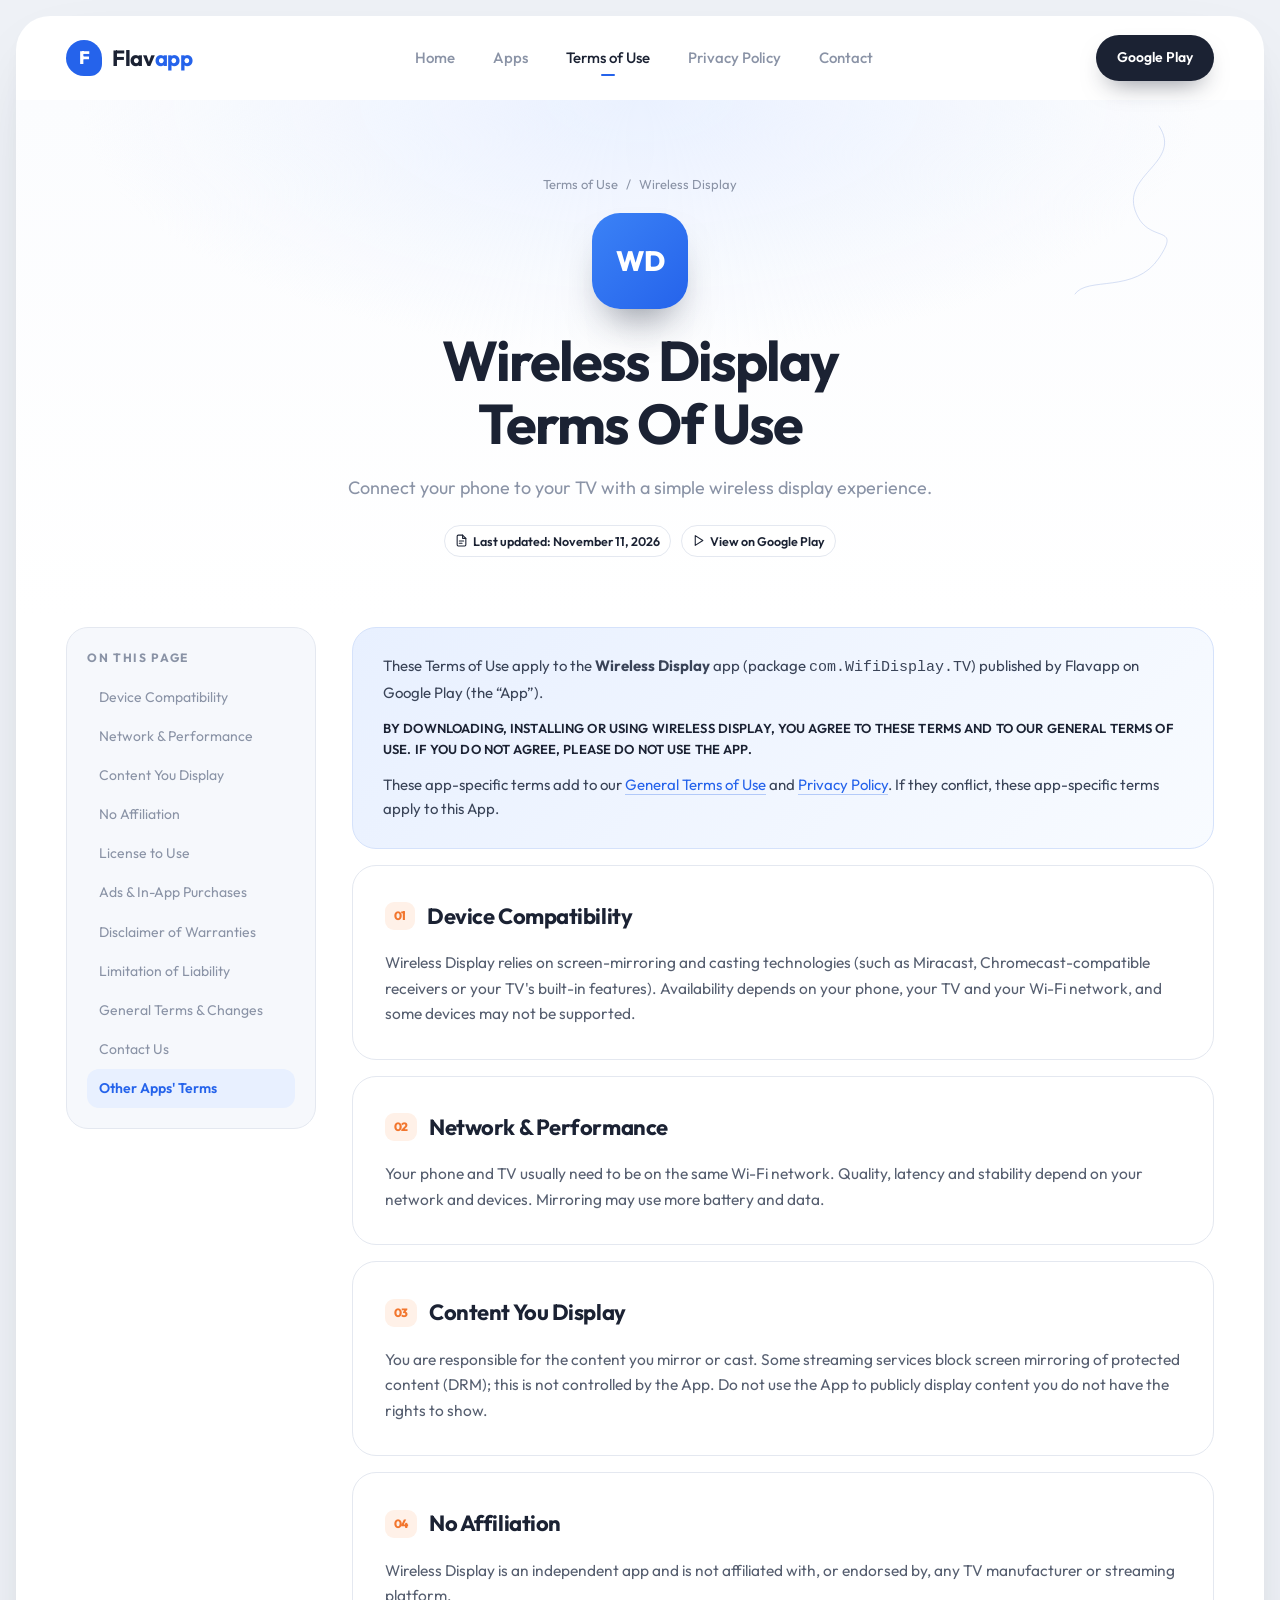
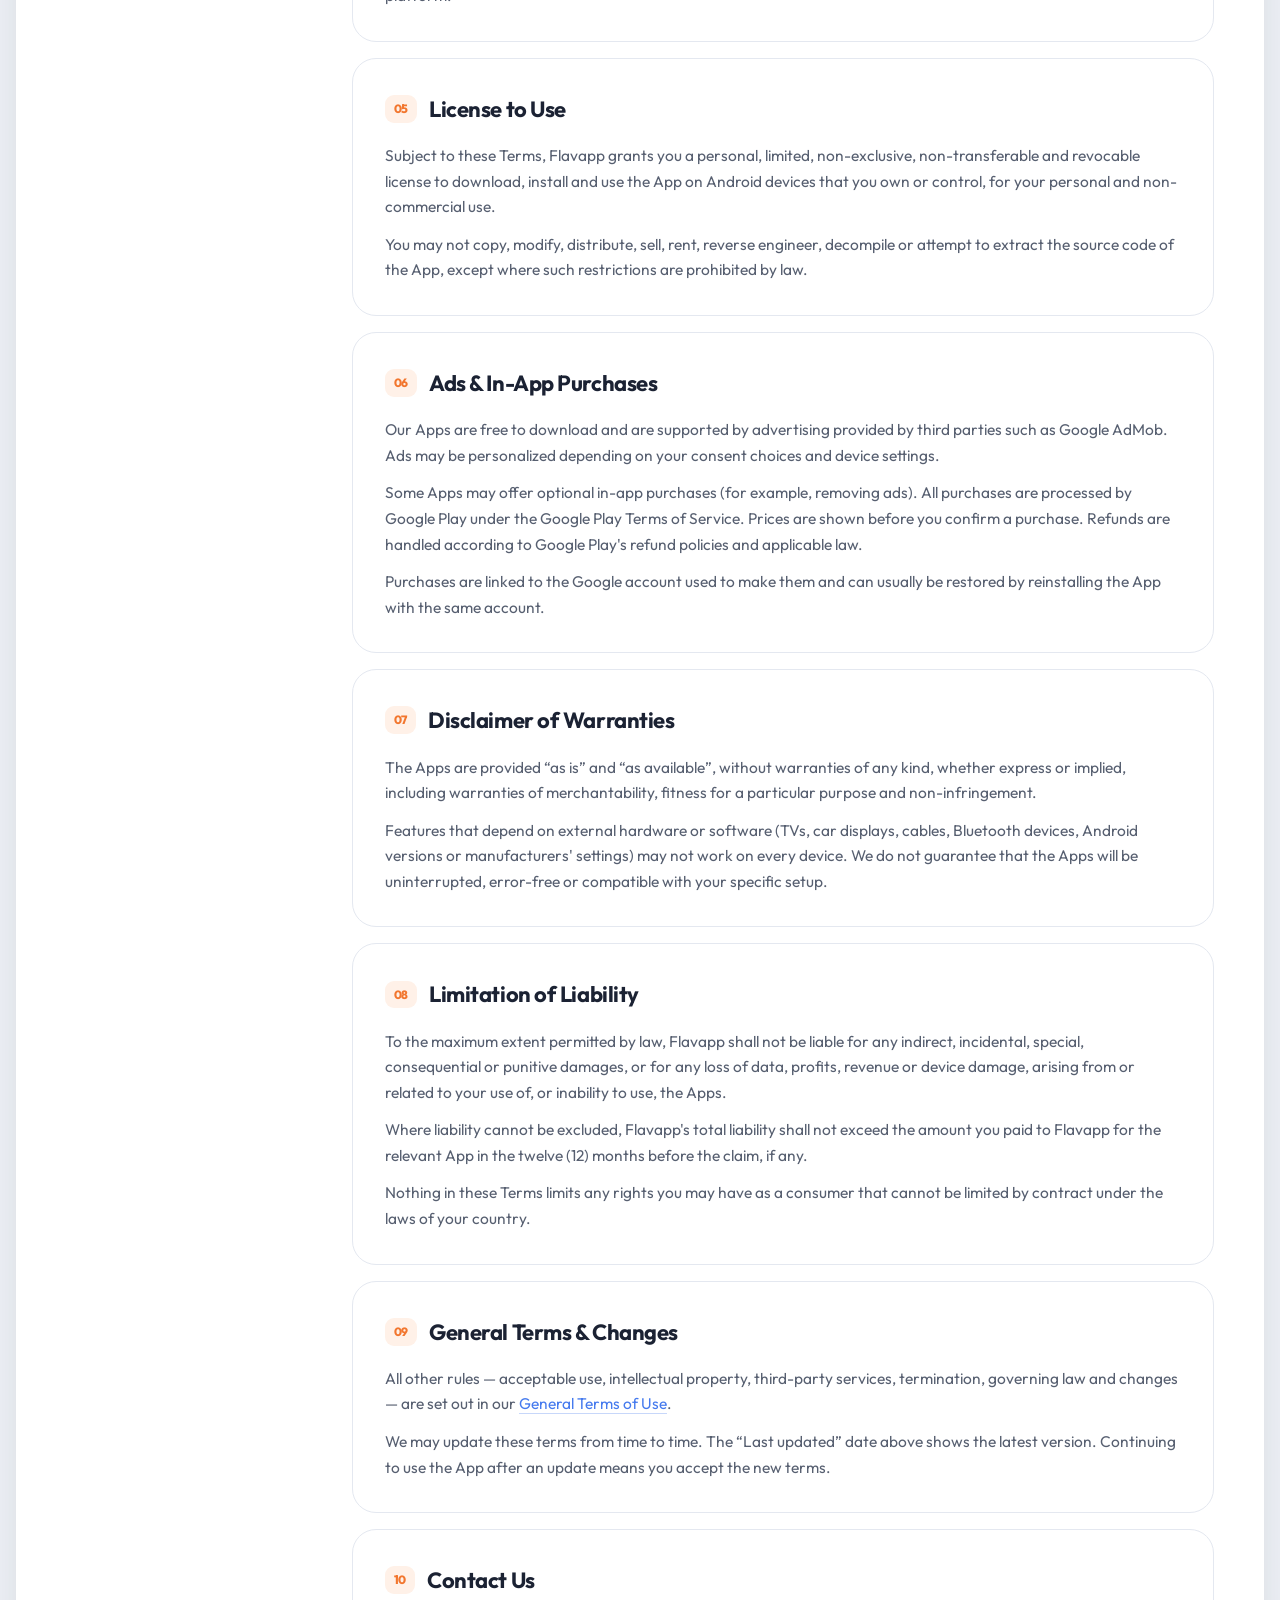
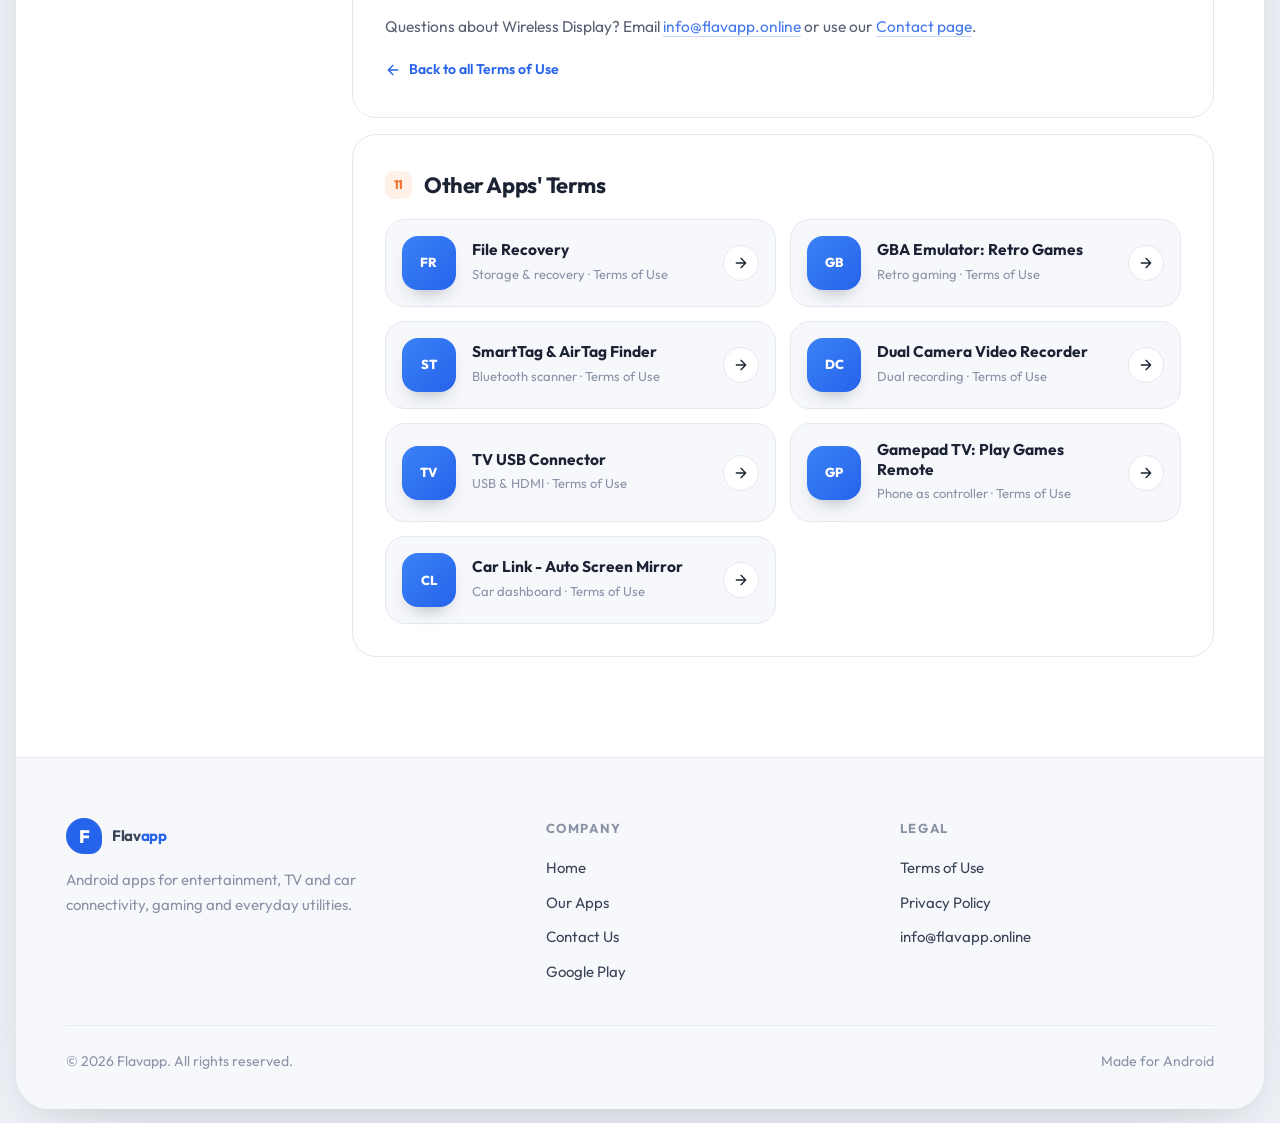
<file: terms-wireless-display.html>
<!DOCTYPE html>
<html lang="en">
<head>
    <meta charset="UTF-8">
    <meta name="viewport" content="width=device-width, initial-scale=1.0">
    <meta name="description" content="Terms of Use for the Wireless Display Android app by Flavapp.">
    <meta name="theme-color" content="#eef1f6">
    <meta property="og:title" content="Wireless Display - Terms of Use | Flavapp">
    <meta property="og:description" content="Terms of Use for the Wireless Display Android app by Flavapp.">
    <meta property="og:type" content="website">
    <title>Wireless Display - Terms of Use | Flavapp</title>
    <link rel="preconnect" href="https://fonts.googleapis.com">
    <link rel="preconnect" href="https://fonts.gstatic.com" crossorigin>
    <link href="https://fonts.googleapis.com/css2?family=Outfit:wght@400;500;600;700;800&display=swap" rel="stylesheet">
    <link rel="icon" href="favicon.svg" type="image/svg+xml">
    <link rel="icon" href="favicon.ico" sizes="48x48">
    <link rel="icon" href="favicon-192.png" type="image/png" sizes="192x192">
    <link rel="apple-touch-icon" href="apple-touch-icon.png">
    <link rel="stylesheet" href="style.css">
    <noscript><style>.reveal{opacity:1;transform:none;filter:none}.split .ln>span{transform:none}</style></noscript>
</head>
<body>
<div class="progress"></div>
<div class="frame">

<header>
    <div class="container navbar">
        <a href="index.html" class="logo" aria-label="Flavapp home">
            <i class="logo-mark">F</i>
            <span>Flav<em>app</em></span>
        </a>
        <nav id="nav">
            <ul class="nav-links">
                <li><a href="index.html">Home</a></li>
                <li><a href="index.html#apps">Apps</a></li>
                <li><a href="terms.html" class="active">Terms of Use</a></li>
                <li><a href="privacy.html">Privacy Policy</a></li>
                <li><a href="contact.html">Contact</a></li>
            </ul>
        </nav>
        <div class="nav-cta">
            <a href="https://play.google.com/store/apps/dev?id=8125367806341362231" target="_blank" rel="noopener noreferrer" class="btn btn-dark btn-sm">Google Play</a>
            <button class="menu-btn" aria-label="Toggle menu" aria-expanded="false" aria-controls="nav"><span></span><span></span></button>
        </div>
    </div>
</header>


<section class="page-header">
    <svg class="doodle thin " style="right:6%;top:20px;width:120px;color:#9fb6e6" viewBox="0 0 200 300"><path d="M150 10c40 60-60 80-40 140s80 20 40 80-120 30-140 60"/></svg>
    <div class="container">
        <div class="crumbs reveal"><a href="terms.html">Terms of Use</a><span>/</span><span>Wireless Display</span></div>
        <div class="app-hero-icon reveal"><img src="https://play-lh.googleusercontent.com/XWIFPlTg6MKozr5Yi8zRiwq6MYdzIBOjzPLJYwiDFTRws7C6UnlF5HJzpPcDqYEnlGCPKEwLnafrAHgmSAbk=w240-h480" alt="Wireless Display icon" data-fb="WD" loading="lazy" referrerpolicy="no-referrer"></div>
        <h1 class="split" style="font-size:clamp(34px,5vw,56px)">Wireless Display<br>Terms Of Use</h1>
        <p class="reveal" style="--d:.3s">Connect your phone to your TV with a simple wireless display experience.</p>
        <div class="meta-row reveal" style="--d:.4s">
            <span class="pill"><svg class="ico" viewBox="0 0 24 24"><path d="M14 2H6a2 2 0 0 0-2 2v16a2 2 0 0 0 2 2h12a2 2 0 0 0 2-2V8z"/><path d="M14 2v6h6M8 13h8M8 17h5"/></svg>Last updated: November 11, 2026</span>
            <a class="pill" href="https://play.google.com/store/apps/details?id=com.WifiDisplay.TV" target="_blank" rel="noopener noreferrer"><svg class="ico" viewBox="0 0 24 24"><path d="M6 3l14 9-14 9z"/></svg>View on Google Play</a>
        </div>
    </div>
</section>
<main>
    <section class="legal-section">
        <div class="container legal-layout">
            <aside class="toc"><h4>On this page</h4><nav>
<a href="#compat" class="active">Device Compatibility</a>
<a href="#network">Network &amp; Performance</a>
<a href="#content">Content You Display</a>
<a href="#brands">No Affiliation</a>
<a href="#license">License to Use</a>
<a href="#ads-purchases">Ads &amp; In-App Purchases</a>
<a href="#disclaimer">Disclaimer of Warranties</a>
<a href="#liability">Limitation of Liability</a>
<a href="#general">General Terms &amp; Changes</a>
<a href="#contact">Contact Us</a>
<a href="#other-apps">Other Apps' Terms</a>
            </nav></aside>
            <article class="legal-content">
                <div class="notice reveal"><p>These Terms of Use apply to the <b>Wireless Display</b> app (package <code>com.WifiDisplay.TV</code>) published by Flavapp on Google Play (the “App”).</p><p class="caps">BY DOWNLOADING, INSTALLING OR USING WIRELESS DISPLAY, YOU AGREE TO THESE TERMS AND TO OUR GENERAL TERMS OF USE. IF YOU DO NOT AGREE, PLEASE DO NOT USE THE APP.</p><p>These app-specific terms add to our <a class="link" href="terms.html">General Terms of Use</a> and <a class="link" href="privacy.html">Privacy Policy</a>. If they conflict, these app-specific terms apply to this App.</p></div>

<section class="policy-card reveal" id="compat"><h2><span class="n">01</span>Device Compatibility</h2><p>Wireless Display relies on screen-mirroring and casting technologies (such as Miracast, Chromecast-compatible receivers or your TV's built-in features). Availability depends on your phone, your TV and your Wi-Fi network, and some devices may not be supported.</p></section>
<section class="policy-card reveal" id="network"><h2><span class="n">02</span>Network &amp; Performance</h2><p>Your phone and TV usually need to be on the same Wi-Fi network. Quality, latency and stability depend on your network and devices. Mirroring may use more battery and data.</p></section>
<section class="policy-card reveal" id="content"><h2><span class="n">03</span>Content You Display</h2><p>You are responsible for the content you mirror or cast. Some streaming services block screen mirroring of protected content (DRM); this is not controlled by the App. Do not use the App to publicly display content you do not have the rights to show.</p></section>
<section class="policy-card reveal" id="brands"><h2><span class="n">04</span>No Affiliation</h2><p>Wireless Display is an independent app and is not affiliated with, or endorsed by, any TV manufacturer or streaming platform.</p></section>
<section class="policy-card reveal" id="license"><h2><span class="n">05</span>License to Use</h2><p>Subject to these Terms, Flavapp grants you a personal, limited, non-exclusive, non-transferable and revocable license to download, install and use the App on Android devices that you own or control, for your personal and non-commercial use.</p><p>You may not copy, modify, distribute, sell, rent, reverse engineer, decompile or attempt to extract the source code of the App, except where such restrictions are prohibited by law.</p></section>
<section class="policy-card reveal" id="ads-purchases"><h2><span class="n">06</span>Ads &amp; In-App Purchases</h2><p>Our Apps are free to download and are supported by advertising provided by third parties such as Google AdMob. Ads may be personalized depending on your consent choices and device settings.</p><p>Some Apps may offer optional in-app purchases (for example, removing ads). All purchases are processed by Google Play under the Google Play Terms of Service. Prices are shown before you confirm a purchase. Refunds are handled according to Google Play's refund policies and applicable law.</p><p>Purchases are linked to the Google account used to make them and can usually be restored by reinstalling the App with the same account.</p></section>
<section class="policy-card reveal" id="disclaimer"><h2><span class="n">07</span>Disclaimer of Warranties</h2><p>The Apps are provided “as is” and “as available”, without warranties of any kind, whether express or implied, including warranties of merchantability, fitness for a particular purpose and non-infringement.</p><p>Features that depend on external hardware or software (TVs, car displays, cables, Bluetooth devices, Android versions or manufacturers' settings) may not work on every device. We do not guarantee that the Apps will be uninterrupted, error-free or compatible with your specific setup.</p></section>
<section class="policy-card reveal" id="liability"><h2><span class="n">08</span>Limitation of Liability</h2><p>To the maximum extent permitted by law, Flavapp shall not be liable for any indirect, incidental, special, consequential or punitive damages, or for any loss of data, profits, revenue or device damage, arising from or related to your use of, or inability to use, the Apps.</p><p>Where liability cannot be excluded, Flavapp's total liability shall not exceed the amount you paid to Flavapp for the relevant App in the twelve (12) months before the claim, if any.</p><p>Nothing in these Terms limits any rights you may have as a consumer that cannot be limited by contract under the laws of your country.</p></section>
<section class="policy-card reveal" id="general"><h2><span class="n">09</span>General Terms &amp; Changes</h2><p>All other rules — acceptable use, intellectual property, third-party services, termination, governing law and changes — are set out in our <a class="link" href="terms.html">General Terms of Use</a>.</p><p>We may update these terms from time to time. The “Last updated” date above shows the latest version. Continuing to use the App after an update means you accept the new terms.</p></section>
<section class="policy-card reveal" id="contact"><h2><span class="n">10</span>Contact Us</h2><p>Questions about Wireless Display? Email <a class="link" href="mailto:info@flavapp.online?subject=Wireless Display">info@flavapp.online</a> or use our <a class="link" href="contact.html">Contact page</a>.</p><a class="back-link" href="terms.html"><svg class="ico" viewBox="0 0 24 24"><path d="M19 12H5M12 19l-7-7 7-7"/></svg> Back to all Terms of Use</a></section>
<section class="policy-card reveal" id="other-apps"><h2><span class="n">11</span>Other Apps' Terms</h2><div class="terms-list"><a class="terms-item reveal" href="terms-file-recovery.html">
    <span class="ti"><img src="https://play-lh.googleusercontent.com/oB10QgAjv2VEmJ6bOcFVEWvep32Bgwd-UcRGYX0dxa5uN5mKoUMszqRyiREvpuzEfRuwDSeXYkyNHFJ2b316ig=w240-h480" alt="File Recovery icon" data-fb="FR" loading="lazy" referrerpolicy="no-referrer"></span>
    <span><b>File Recovery</b><small>Storage & recovery · Terms of Use</small></span>
    <span class="go"><svg class="ico" viewBox="0 0 24 24"><path d="M5 12h14M12 5l7 7-7 7"/></svg></span>
</a><a class="terms-item reveal" href="terms-gba-emulator.html">
    <span class="ti"><img src="https://play-lh.googleusercontent.com/9KuOSr0V_5UF2gg2xsGeL5jzVhGocKluqfA8j6gmwY4C8cK3FC_dXs_2sAbIKZnsuRIZY3awqVmPan9SVR7_sKs=w240-h480" alt="GBA Emulator: Retro Games icon" data-fb="GB" loading="lazy" referrerpolicy="no-referrer"></span>
    <span><b>GBA Emulator: Retro Games</b><small>Retro gaming · Terms of Use</small></span>
    <span class="go"><svg class="ico" viewBox="0 0 24 24"><path d="M5 12h14M12 5l7 7-7 7"/></svg></span>
</a><a class="terms-item reveal" href="terms-smarttag-finder.html">
    <span class="ti"><div class="fb">ST</div></span>
    <span><b>SmartTag &amp; AirTag Finder</b><small>Bluetooth scanner · Terms of Use</small></span>
    <span class="go"><svg class="ico" viewBox="0 0 24 24"><path d="M5 12h14M12 5l7 7-7 7"/></svg></span>
</a><a class="terms-item reveal" href="terms-dual-camera.html">
    <span class="ti"><img src="https://play-lh.googleusercontent.com/XnPPMwku9eeDUklRRRxQpIfdPfrA353XD8jJPiQxTRTPC0tMquWj4rYDbRgSqAJ_gdvgJVT7tGtitbbcYte34Q=w240-h480" alt="Dual Camera Video Recorder icon" data-fb="DC" loading="lazy" referrerpolicy="no-referrer"></span>
    <span><b>Dual Camera Video Recorder</b><small>Dual recording · Terms of Use</small></span>
    <span class="go"><svg class="ico" viewBox="0 0 24 24"><path d="M5 12h14M12 5l7 7-7 7"/></svg></span>
</a><a class="terms-item reveal" href="terms-tv-usb-connector.html">
    <span class="ti"><img src="https://play-lh.googleusercontent.com/HdsfU6zqGCJa06eYpCn2OqJcRN2BdIYortrv4IlKGtblDEPNNXdzoUMY05ZH3RaQK8khUBMHrVcWpD1f0X4Q=w240-h480" alt="TV USB Connector icon" data-fb="TV" loading="lazy" referrerpolicy="no-referrer"></span>
    <span><b>TV USB Connector</b><small>USB & HDMI · Terms of Use</small></span>
    <span class="go"><svg class="ico" viewBox="0 0 24 24"><path d="M5 12h14M12 5l7 7-7 7"/></svg></span>
</a><a class="terms-item reveal" href="terms-gamepad-tv.html">
    <span class="ti"><img src="https://play-lh.googleusercontent.com/bpQH0R4CIZzIdH_k_m4ZoC8AAmVhSNTXVYoVFKeUe0LqFA9tXUDTAheEzrqM98WQtdYmVIJh6IJLt8cB5VV0nw=w240-h480" alt="Gamepad TV: Play Games Remote icon" data-fb="GP" loading="lazy" referrerpolicy="no-referrer"></span>
    <span><b>Gamepad TV: Play Games Remote</b><small>Phone as controller · Terms of Use</small></span>
    <span class="go"><svg class="ico" viewBox="0 0 24 24"><path d="M5 12h14M12 5l7 7-7 7"/></svg></span>
</a><a class="terms-item reveal" href="terms-car-link.html">
    <span class="ti"><img src="https://play-lh.googleusercontent.com/pyRY_80LpljrxMO7yNGxWHfqV594uqOa-gwVIHZFLTukk56IImIcmmxsyEdJ1bmQp6P-iGRRaLnI1aVJeDZ_=w240-h480" alt="Car Link - Auto Screen Mirror icon" data-fb="CL" loading="lazy" referrerpolicy="no-referrer"></span>
    <span><b>Car Link - Auto Screen Mirror</b><small>Car dashboard · Terms of Use</small></span>
    <span class="go"><svg class="ico" viewBox="0 0 24 24"><path d="M5 12h14M12 5l7 7-7 7"/></svg></span>
</a></div></section>
            </article>
        </div>
    </section>
</main>

<footer>
    <div class="container">
        <div class="footer-top">
            <div>
                <a href="index.html" class="logo"><i class="logo-mark">F</i><span>Flav<em>app</em></span></a>
                <p>Android apps for entertainment, TV and car connectivity, gaming and everyday utilities.</p>
            </div>
            <div>
                <h5>Company</h5>
                <ul>
                    <li><a href="index.html">Home</a></li>
                    <li><a href="index.html#apps">Our Apps</a></li>
                    <li><a href="contact.html">Contact Us</a></li>
                    <li><a href="https://play.google.com/store/apps/dev?id=8125367806341362231" target="_blank" rel="noopener noreferrer">Google Play</a></li>
                </ul>
            </div>
            <div>
                <h5>Legal</h5>
                <ul>
                    <li><a href="terms.html">Terms of Use</a></li>
                    <li><a href="privacy.html">Privacy Policy</a></li>
                    <li><a href="mailto:info@flavapp.online">info@flavapp.online</a></li>
                </ul>
            </div>
        </div>
        <div class="footer-bottom">
            <span>© <span class="year">2026</span> Flavapp. All rights reserved.</span>
            <span>Made for Android</span>
        </div>
    </div>
</footer>
</div>
<script src="script.js"></script>
</body>
</html>
</file>
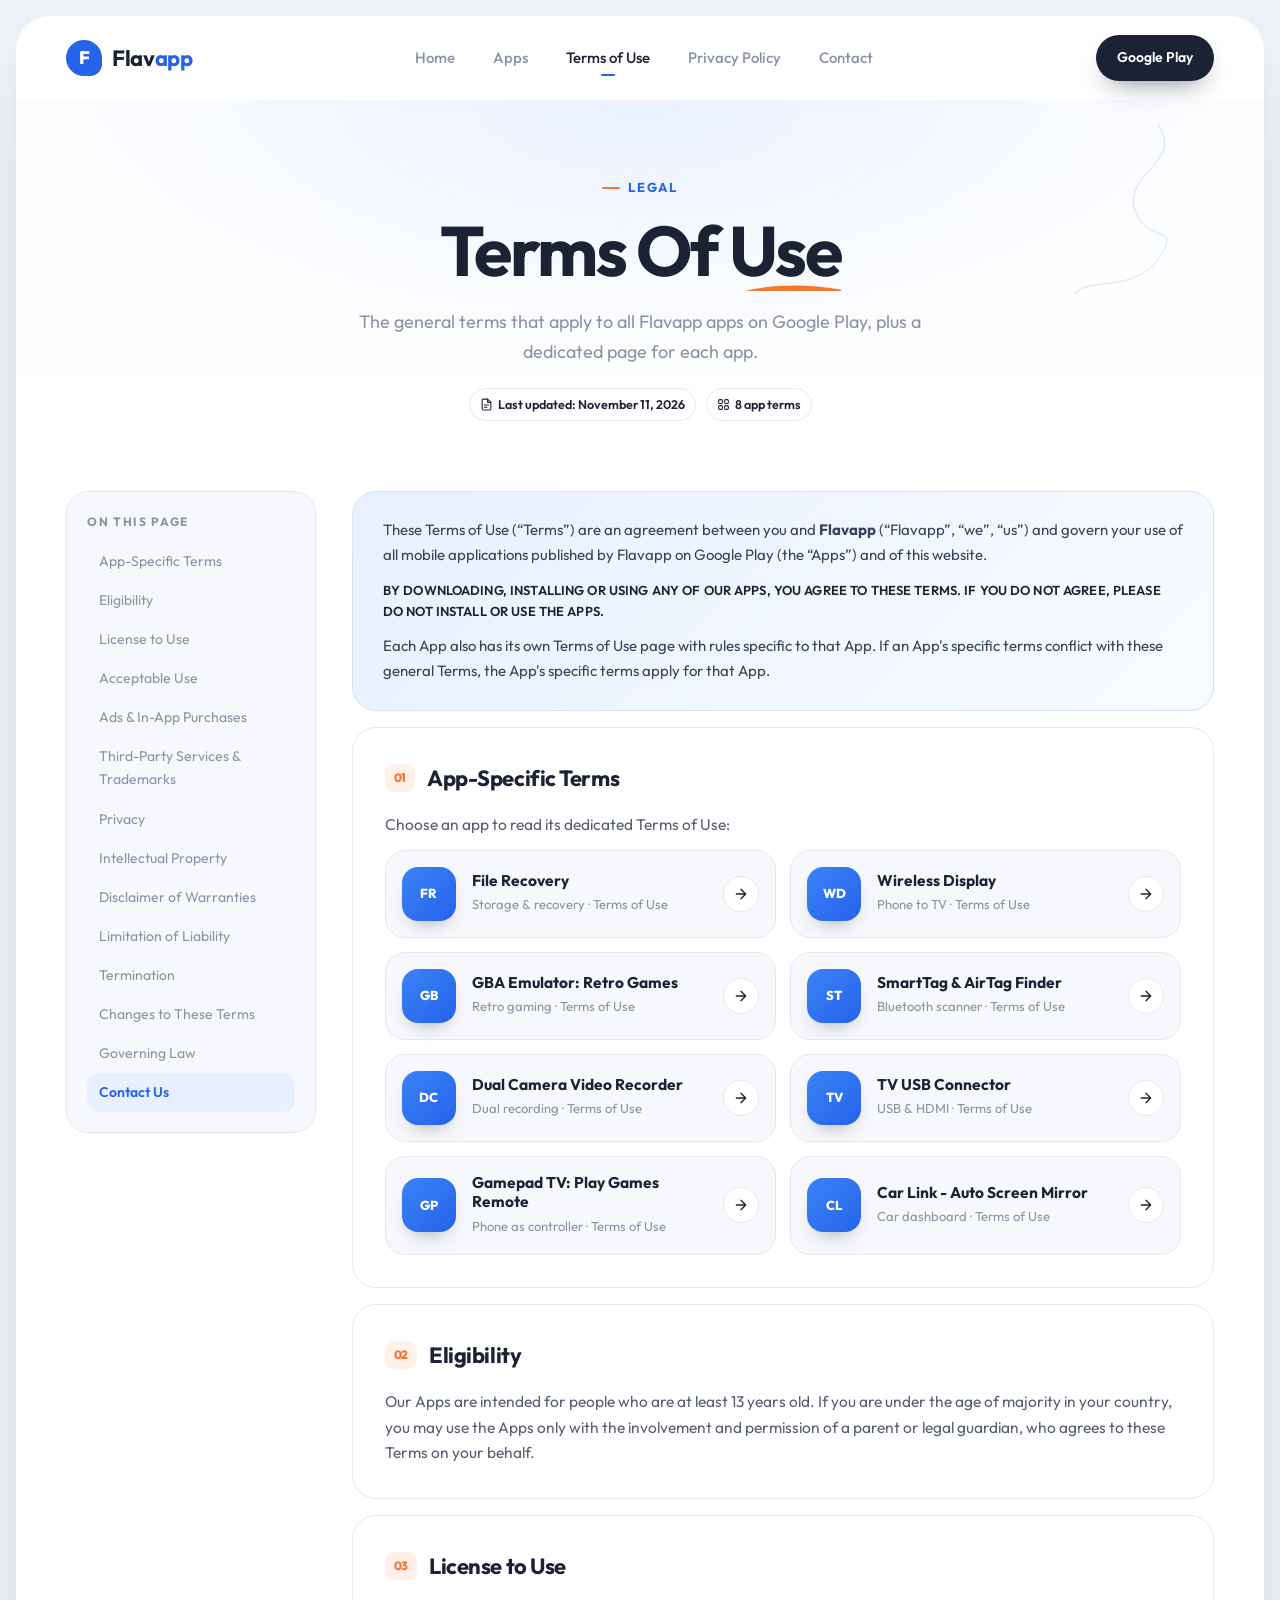
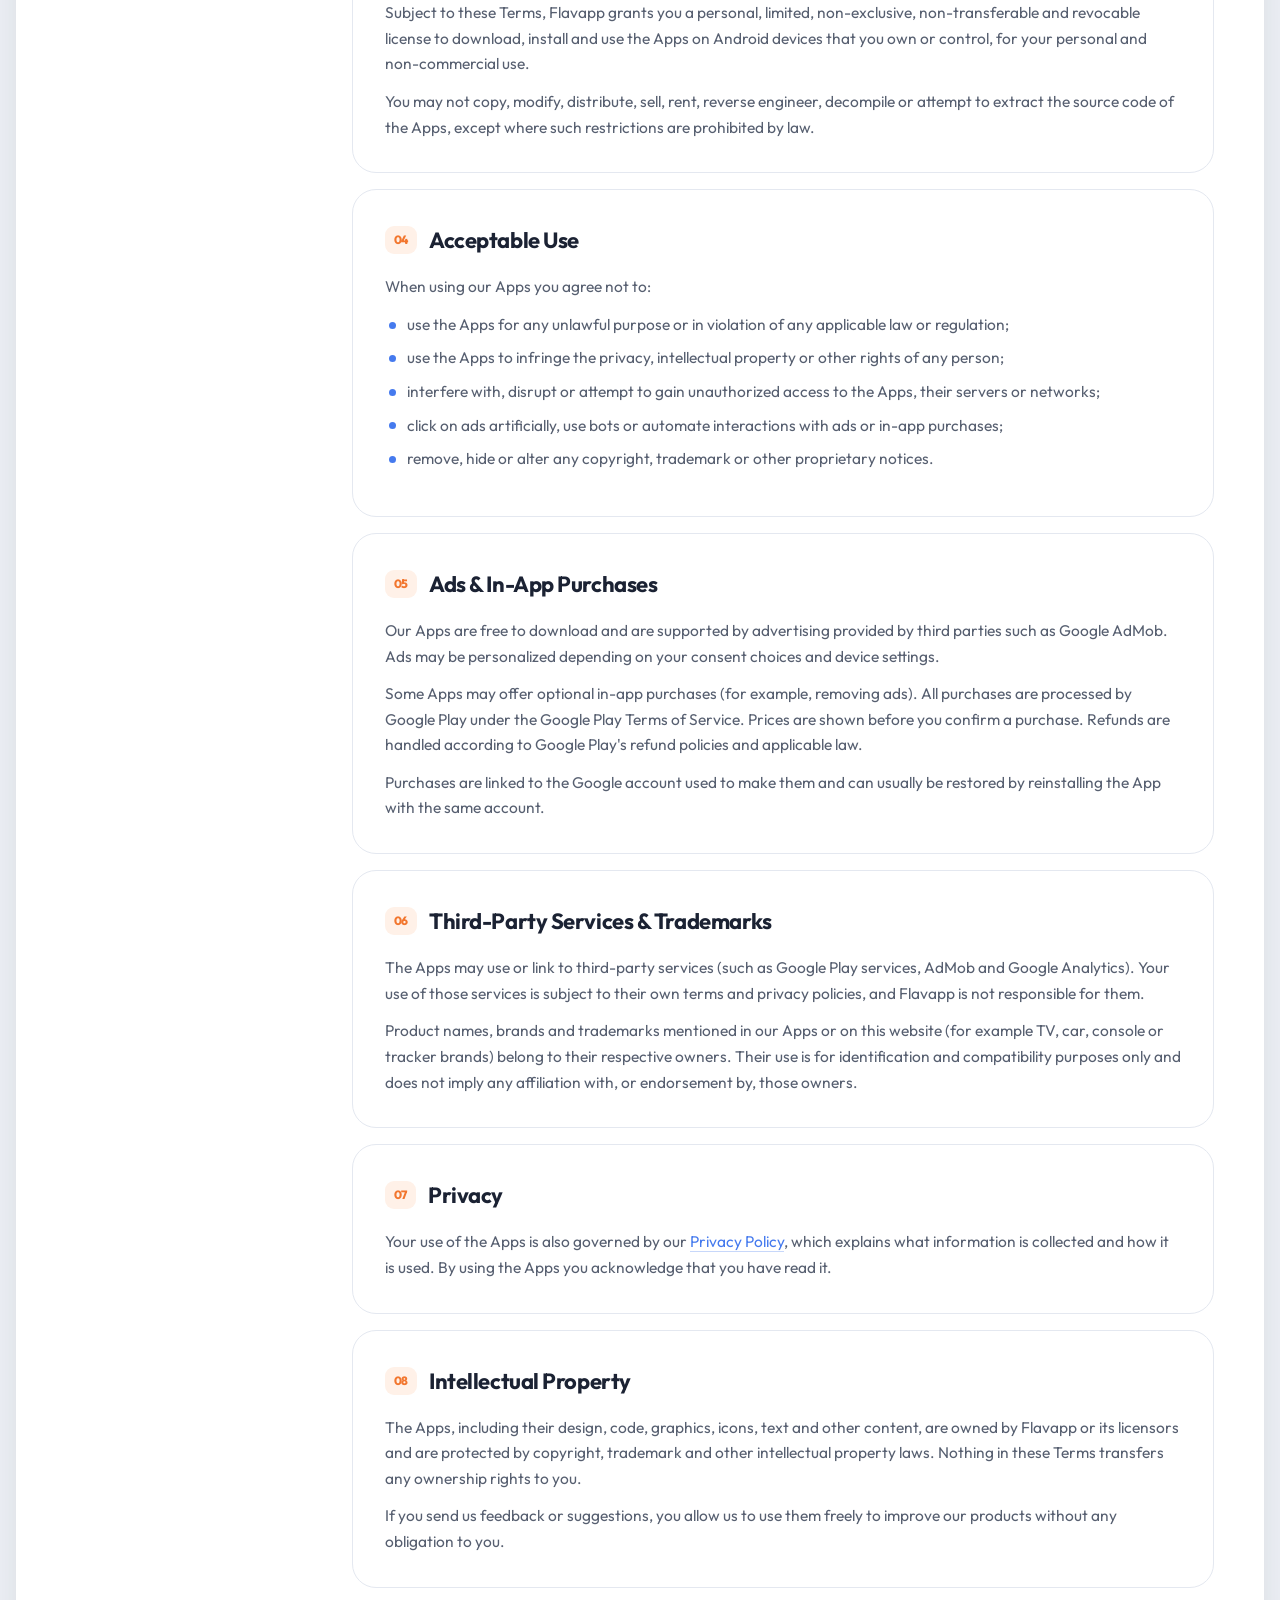
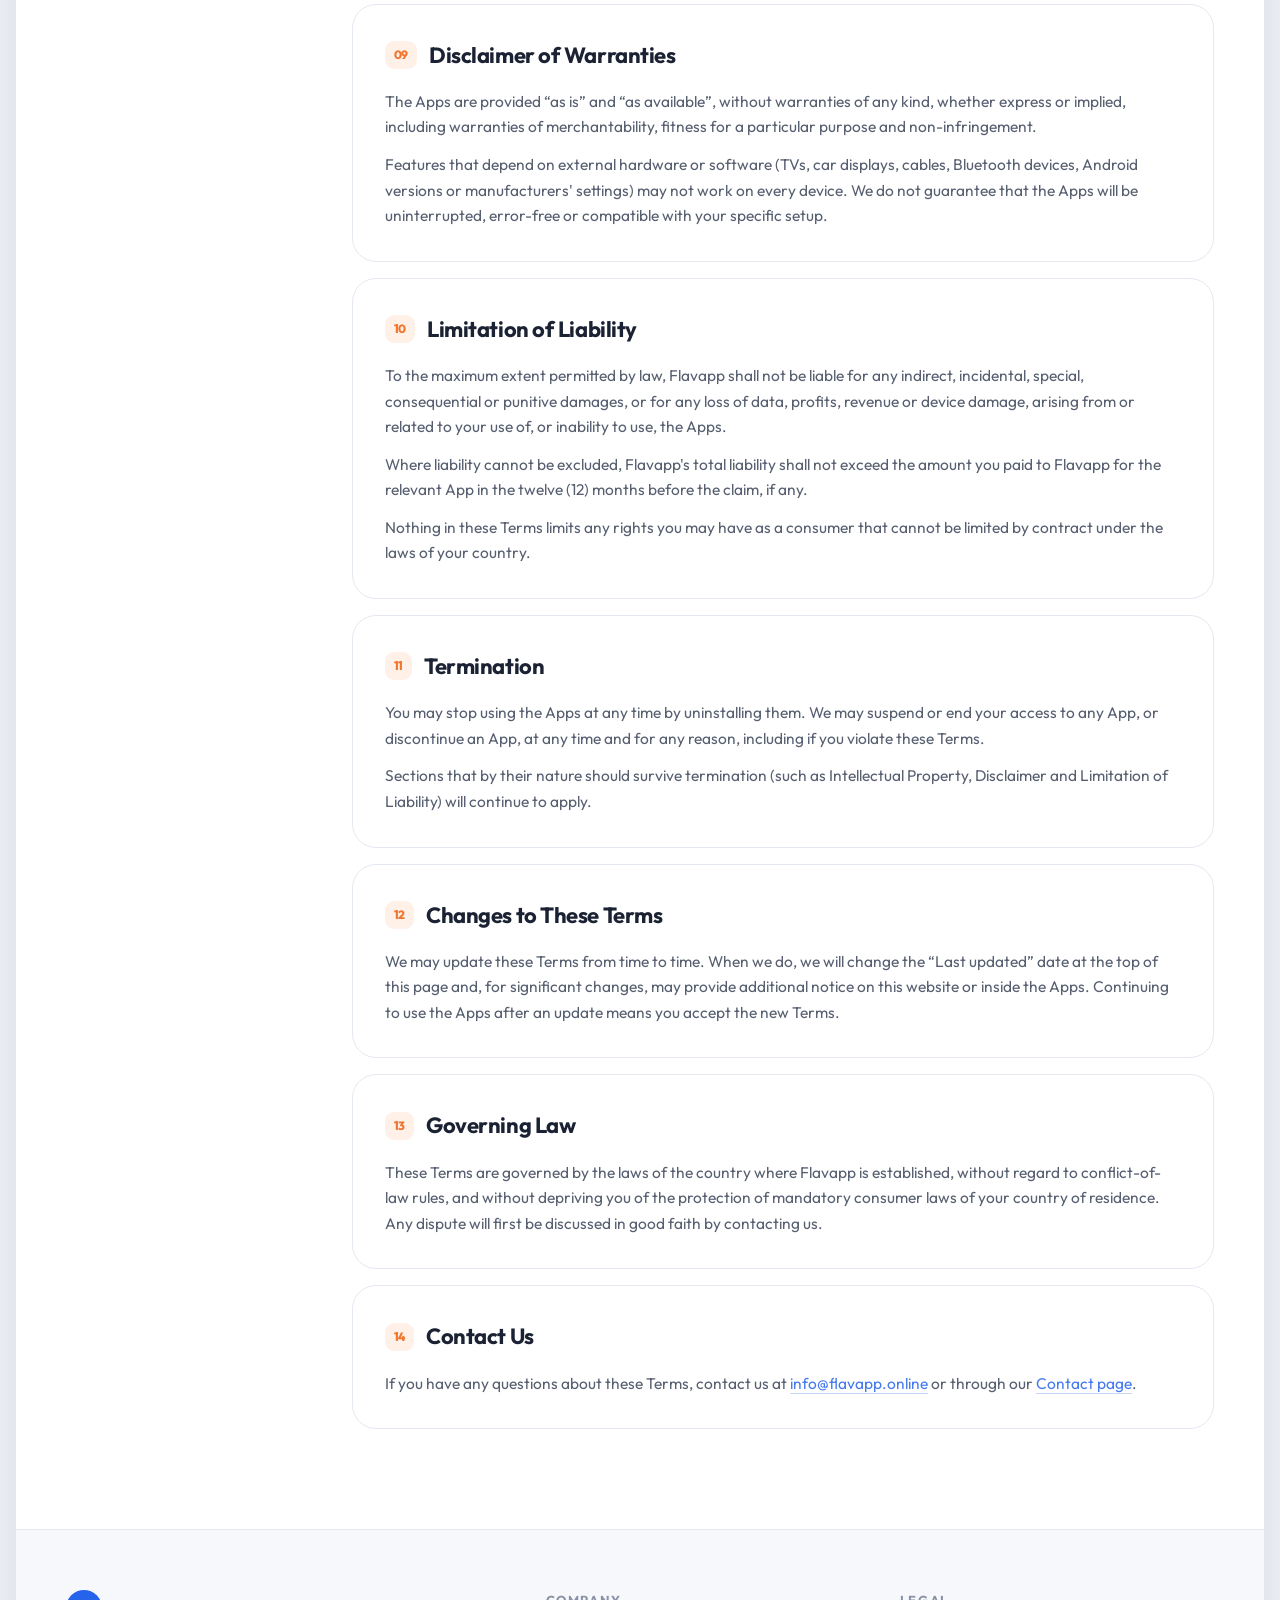
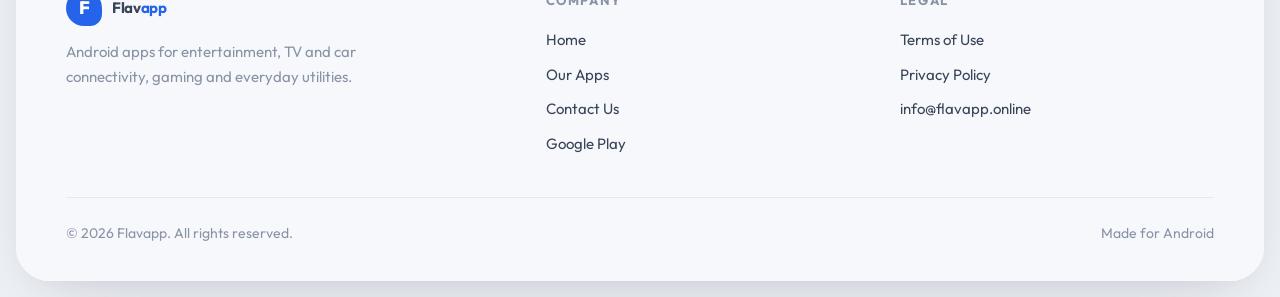
<file: terms.html>
<!DOCTYPE html>
<html lang="en">
<head>
    <meta charset="UTF-8">
    <meta name="viewport" content="width=device-width, initial-scale=1.0">
    <meta name="description" content="General Terms of Use for all Flavapp Android apps on Google Play, with links to the terms of each app.">
    <meta name="theme-color" content="#eef1f6">
    <meta property="og:title" content="Flavapp - Terms of Use">
    <meta property="og:description" content="General Terms of Use for all Flavapp Android apps on Google Play, with links to the terms of each app.">
    <meta property="og:type" content="website">
    <title>Flavapp - Terms of Use</title>
    <link rel="preconnect" href="https://fonts.googleapis.com">
    <link rel="preconnect" href="https://fonts.gstatic.com" crossorigin>
    <link href="https://fonts.googleapis.com/css2?family=Outfit:wght@400;500;600;700;800&display=swap" rel="stylesheet">
    <link rel="icon" href="favicon.svg" type="image/svg+xml">
    <link rel="icon" href="favicon.ico" sizes="48x48">
    <link rel="icon" href="favicon-192.png" type="image/png" sizes="192x192">
    <link rel="apple-touch-icon" href="apple-touch-icon.png">
    <link rel="stylesheet" href="style.css">
    <noscript><style>.reveal{opacity:1;transform:none;filter:none}.split .ln>span{transform:none}</style></noscript>
</head>
<body>
<div class="progress"></div>
<div class="frame">

<header>
    <div class="container navbar">
        <a href="index.html" class="logo" aria-label="Flavapp home">
            <i class="logo-mark">F</i>
            <span>Flav<em>app</em></span>
        </a>
        <nav id="nav">
            <ul class="nav-links">
                <li><a href="index.html">Home</a></li>
                <li><a href="index.html#apps">Apps</a></li>
                <li><a href="terms.html" class="active">Terms of Use</a></li>
                <li><a href="privacy.html">Privacy Policy</a></li>
                <li><a href="contact.html">Contact</a></li>
            </ul>
        </nav>
        <div class="nav-cta">
            <a href="https://play.google.com/store/apps/dev?id=8125367806341362231" target="_blank" rel="noopener noreferrer" class="btn btn-dark btn-sm">Google Play</a>
            <button class="menu-btn" aria-label="Toggle menu" aria-expanded="false" aria-controls="nav"><span></span><span></span></button>
        </div>
    </div>
</header>


<section class="page-header">
    <svg class="doodle thin " style="right:6%;top:20px;width:120px;color:#9fb6e6" viewBox="0 0 200 300"><path d="M150 10c40 60-60 80-40 140s80 20 40 80-120 30-140 60"/></svg>
    <div class="container">
        <span class="eyebrow reveal">Legal</span>
        <h1 class="split">Terms Of <span class="scribble">Use<svg viewBox="0 0 200 20" preserveAspectRatio="none"><path d="M3 14C50 6 120 4 197 9"/></svg></span></h1>
        <p class="reveal" style="--d:.3s">The general terms that apply to all Flavapp apps on Google Play, plus a dedicated page for each app.</p>
        <div class="meta-row reveal" style="--d:.4s"><span class="pill"><svg class="ico" viewBox="0 0 24 24"><path d="M14 2H6a2 2 0 0 0-2 2v16a2 2 0 0 0 2 2h12a2 2 0 0 0 2-2V8z"/><path d="M14 2v6h6M8 13h8M8 17h5"/></svg>Last updated: November 11, 2026</span><span class="pill"><svg class="ico" viewBox="0 0 24 24"><rect x="3" y="3" width="7" height="7" rx="2"/><rect x="14" y="3" width="7" height="7" rx="2"/><rect x="3" y="14" width="7" height="7" rx="2"/><rect x="14" y="14" width="7" height="7" rx="2"/></svg>8 app terms</span></div>
    </div>
</section>
<main>
    <section class="legal-section">
        <div class="container legal-layout">
            <aside class="toc"><h4>On this page</h4><nav>
<a href="#apps-terms" class="active">App-Specific Terms</a>
<a href="#eligibility">Eligibility</a>
<a href="#license">License to Use</a>
<a href="#acceptable-use">Acceptable Use</a>
<a href="#ads-purchases">Ads &amp; In-App Purchases</a>
<a href="#third-party">Third-Party Services &amp; Trademarks</a>
<a href="#privacy">Privacy</a>
<a href="#ip">Intellectual Property</a>
<a href="#disclaimer">Disclaimer of Warranties</a>
<a href="#liability">Limitation of Liability</a>
<a href="#termination">Termination</a>
<a href="#changes">Changes to These Terms</a>
<a href="#law">Governing Law</a>
<a href="#contact">Contact Us</a>
            </nav></aside>
            <article class="legal-content">
                <div class="notice reveal"><p>These Terms of Use (“Terms”) are an agreement between you and <b>Flavapp</b> (“Flavapp”, “we”, “us”) and govern your use of all mobile applications published by Flavapp on Google Play (the “Apps”) and of this website.</p><p class="caps">BY DOWNLOADING, INSTALLING OR USING ANY OF OUR APPS, YOU AGREE TO THESE TERMS. IF YOU DO NOT AGREE, PLEASE DO NOT INSTALL OR USE THE APPS.</p><p>Each App also has its own Terms of Use page with rules specific to that App. If an App's specific terms conflict with these general Terms, the App's specific terms apply for that App.</p></div>

<section class="policy-card reveal" id="apps-terms"><h2><span class="n">01</span>App-Specific Terms</h2><p>Choose an app to read its dedicated Terms of Use:</p><div class="terms-list"><a class="terms-item reveal" href="terms-file-recovery.html">
    <span class="ti"><img src="https://play-lh.googleusercontent.com/oB10QgAjv2VEmJ6bOcFVEWvep32Bgwd-UcRGYX0dxa5uN5mKoUMszqRyiREvpuzEfRuwDSeXYkyNHFJ2b316ig=w240-h480" alt="File Recovery icon" data-fb="FR" loading="lazy" referrerpolicy="no-referrer"></span>
    <span><b>File Recovery</b><small>Storage & recovery · Terms of Use</small></span>
    <span class="go"><svg class="ico" viewBox="0 0 24 24"><path d="M5 12h14M12 5l7 7-7 7"/></svg></span>
</a><a class="terms-item reveal" href="terms-wireless-display.html">
    <span class="ti"><img src="https://play-lh.googleusercontent.com/XWIFPlTg6MKozr5Yi8zRiwq6MYdzIBOjzPLJYwiDFTRws7C6UnlF5HJzpPcDqYEnlGCPKEwLnafrAHgmSAbk=w240-h480" alt="Wireless Display icon" data-fb="WD" loading="lazy" referrerpolicy="no-referrer"></span>
    <span><b>Wireless Display</b><small>Phone to TV · Terms of Use</small></span>
    <span class="go"><svg class="ico" viewBox="0 0 24 24"><path d="M5 12h14M12 5l7 7-7 7"/></svg></span>
</a><a class="terms-item reveal" href="terms-gba-emulator.html">
    <span class="ti"><img src="https://play-lh.googleusercontent.com/9KuOSr0V_5UF2gg2xsGeL5jzVhGocKluqfA8j6gmwY4C8cK3FC_dXs_2sAbIKZnsuRIZY3awqVmPan9SVR7_sKs=w240-h480" alt="GBA Emulator: Retro Games icon" data-fb="GB" loading="lazy" referrerpolicy="no-referrer"></span>
    <span><b>GBA Emulator: Retro Games</b><small>Retro gaming · Terms of Use</small></span>
    <span class="go"><svg class="ico" viewBox="0 0 24 24"><path d="M5 12h14M12 5l7 7-7 7"/></svg></span>
</a><a class="terms-item reveal" href="terms-smarttag-finder.html">
    <span class="ti"><div class="fb">ST</div></span>
    <span><b>SmartTag &amp; AirTag Finder</b><small>Bluetooth scanner · Terms of Use</small></span>
    <span class="go"><svg class="ico" viewBox="0 0 24 24"><path d="M5 12h14M12 5l7 7-7 7"/></svg></span>
</a><a class="terms-item reveal" href="terms-dual-camera.html">
    <span class="ti"><img src="https://play-lh.googleusercontent.com/XnPPMwku9eeDUklRRRxQpIfdPfrA353XD8jJPiQxTRTPC0tMquWj4rYDbRgSqAJ_gdvgJVT7tGtitbbcYte34Q=w240-h480" alt="Dual Camera Video Recorder icon" data-fb="DC" loading="lazy" referrerpolicy="no-referrer"></span>
    <span><b>Dual Camera Video Recorder</b><small>Dual recording · Terms of Use</small></span>
    <span class="go"><svg class="ico" viewBox="0 0 24 24"><path d="M5 12h14M12 5l7 7-7 7"/></svg></span>
</a><a class="terms-item reveal" href="terms-tv-usb-connector.html">
    <span class="ti"><img src="https://play-lh.googleusercontent.com/HdsfU6zqGCJa06eYpCn2OqJcRN2BdIYortrv4IlKGtblDEPNNXdzoUMY05ZH3RaQK8khUBMHrVcWpD1f0X4Q=w240-h480" alt="TV USB Connector icon" data-fb="TV" loading="lazy" referrerpolicy="no-referrer"></span>
    <span><b>TV USB Connector</b><small>USB & HDMI · Terms of Use</small></span>
    <span class="go"><svg class="ico" viewBox="0 0 24 24"><path d="M5 12h14M12 5l7 7-7 7"/></svg></span>
</a><a class="terms-item reveal" href="terms-gamepad-tv.html">
    <span class="ti"><img src="https://play-lh.googleusercontent.com/bpQH0R4CIZzIdH_k_m4ZoC8AAmVhSNTXVYoVFKeUe0LqFA9tXUDTAheEzrqM98WQtdYmVIJh6IJLt8cB5VV0nw=w240-h480" alt="Gamepad TV: Play Games Remote icon" data-fb="GP" loading="lazy" referrerpolicy="no-referrer"></span>
    <span><b>Gamepad TV: Play Games Remote</b><small>Phone as controller · Terms of Use</small></span>
    <span class="go"><svg class="ico" viewBox="0 0 24 24"><path d="M5 12h14M12 5l7 7-7 7"/></svg></span>
</a><a class="terms-item reveal" href="terms-car-link.html">
    <span class="ti"><img src="https://play-lh.googleusercontent.com/pyRY_80LpljrxMO7yNGxWHfqV594uqOa-gwVIHZFLTukk56IImIcmmxsyEdJ1bmQp6P-iGRRaLnI1aVJeDZ_=w240-h480" alt="Car Link - Auto Screen Mirror icon" data-fb="CL" loading="lazy" referrerpolicy="no-referrer"></span>
    <span><b>Car Link - Auto Screen Mirror</b><small>Car dashboard · Terms of Use</small></span>
    <span class="go"><svg class="ico" viewBox="0 0 24 24"><path d="M5 12h14M12 5l7 7-7 7"/></svg></span>
</a></div></section>
<section class="policy-card reveal" id="eligibility"><h2><span class="n">02</span>Eligibility</h2><p>Our Apps are intended for people who are at least 13 years old. If you are under the age of majority in your country, you may use the Apps only with the involvement and permission of a parent or legal guardian, who agrees to these Terms on your behalf.</p></section>
<section class="policy-card reveal" id="license"><h2><span class="n">03</span>License to Use</h2><p>Subject to these Terms, Flavapp grants you a personal, limited, non-exclusive, non-transferable and revocable license to download, install and use the Apps on Android devices that you own or control, for your personal and non-commercial use.</p><p>You may not copy, modify, distribute, sell, rent, reverse engineer, decompile or attempt to extract the source code of the Apps, except where such restrictions are prohibited by law.</p></section>
<section class="policy-card reveal" id="acceptable-use"><h2><span class="n">04</span>Acceptable Use</h2><p>When using our Apps you agree not to:</p><ul><li>use the Apps for any unlawful purpose or in violation of any applicable law or regulation;</li><li>use the Apps to infringe the privacy, intellectual property or other rights of any person;</li><li>interfere with, disrupt or attempt to gain unauthorized access to the Apps, their servers or networks;</li><li>click on ads artificially, use bots or automate interactions with ads or in-app purchases;</li><li>remove, hide or alter any copyright, trademark or other proprietary notices.</li></ul></section>
<section class="policy-card reveal" id="ads-purchases"><h2><span class="n">05</span>Ads &amp; In-App Purchases</h2><p>Our Apps are free to download and are supported by advertising provided by third parties such as Google AdMob. Ads may be personalized depending on your consent choices and device settings.</p><p>Some Apps may offer optional in-app purchases (for example, removing ads). All purchases are processed by Google Play under the Google Play Terms of Service. Prices are shown before you confirm a purchase. Refunds are handled according to Google Play's refund policies and applicable law.</p><p>Purchases are linked to the Google account used to make them and can usually be restored by reinstalling the App with the same account.</p></section>
<section class="policy-card reveal" id="third-party"><h2><span class="n">06</span>Third-Party Services &amp; Trademarks</h2><p>The Apps may use or link to third-party services (such as Google Play services, AdMob and Google Analytics). Your use of those services is subject to their own terms and privacy policies, and Flavapp is not responsible for them.</p><p>Product names, brands and trademarks mentioned in our Apps or on this website (for example TV, car, console or tracker brands) belong to their respective owners. Their use is for identification and compatibility purposes only and does not imply any affiliation with, or endorsement by, those owners.</p></section>
<section class="policy-card reveal" id="privacy"><h2><span class="n">07</span>Privacy</h2><p>Your use of the Apps is also governed by our <a class="link" href="privacy.html">Privacy Policy</a>, which explains what information is collected and how it is used. By using the Apps you acknowledge that you have read it.</p></section>
<section class="policy-card reveal" id="ip"><h2><span class="n">08</span>Intellectual Property</h2><p>The Apps, including their design, code, graphics, icons, text and other content, are owned by Flavapp or its licensors and are protected by copyright, trademark and other intellectual property laws. Nothing in these Terms transfers any ownership rights to you.</p><p>If you send us feedback or suggestions, you allow us to use them freely to improve our products without any obligation to you.</p></section>
<section class="policy-card reveal" id="disclaimer"><h2><span class="n">09</span>Disclaimer of Warranties</h2><p>The Apps are provided “as is” and “as available”, without warranties of any kind, whether express or implied, including warranties of merchantability, fitness for a particular purpose and non-infringement.</p><p>Features that depend on external hardware or software (TVs, car displays, cables, Bluetooth devices, Android versions or manufacturers' settings) may not work on every device. We do not guarantee that the Apps will be uninterrupted, error-free or compatible with your specific setup.</p></section>
<section class="policy-card reveal" id="liability"><h2><span class="n">10</span>Limitation of Liability</h2><p>To the maximum extent permitted by law, Flavapp shall not be liable for any indirect, incidental, special, consequential or punitive damages, or for any loss of data, profits, revenue or device damage, arising from or related to your use of, or inability to use, the Apps.</p><p>Where liability cannot be excluded, Flavapp's total liability shall not exceed the amount you paid to Flavapp for the relevant App in the twelve (12) months before the claim, if any.</p><p>Nothing in these Terms limits any rights you may have as a consumer that cannot be limited by contract under the laws of your country.</p></section>
<section class="policy-card reveal" id="termination"><h2><span class="n">11</span>Termination</h2><p>You may stop using the Apps at any time by uninstalling them. We may suspend or end your access to any App, or discontinue an App, at any time and for any reason, including if you violate these Terms.</p><p>Sections that by their nature should survive termination (such as Intellectual Property, Disclaimer and Limitation of Liability) will continue to apply.</p></section>
<section class="policy-card reveal" id="changes"><h2><span class="n">12</span>Changes to These Terms</h2><p>We may update these Terms from time to time. When we do, we will change the “Last updated” date at the top of this page and, for significant changes, may provide additional notice on this website or inside the Apps. Continuing to use the Apps after an update means you accept the new Terms.</p></section>
<section class="policy-card reveal" id="law"><h2><span class="n">13</span>Governing Law</h2><p>These Terms are governed by the laws of the country where Flavapp is established, without regard to conflict-of-law rules, and without depriving you of the protection of mandatory consumer laws of your country of residence. Any dispute will first be discussed in good faith by contacting us.</p></section>
<section class="policy-card reveal" id="contact"><h2><span class="n">14</span>Contact Us</h2><p>If you have any questions about these Terms, contact us at <a class="link" href="mailto:info@flavapp.online">info@flavapp.online</a> or through our <a class="link" href="contact.html">Contact page</a>.</p></section>
            </article>
        </div>
    </section>
</main>

<footer>
    <div class="container">
        <div class="footer-top">
            <div>
                <a href="index.html" class="logo"><i class="logo-mark">F</i><span>Flav<em>app</em></span></a>
                <p>Android apps for entertainment, TV and car connectivity, gaming and everyday utilities.</p>
            </div>
            <div>
                <h5>Company</h5>
                <ul>
                    <li><a href="index.html">Home</a></li>
                    <li><a href="index.html#apps">Our Apps</a></li>
                    <li><a href="contact.html">Contact Us</a></li>
                    <li><a href="https://play.google.com/store/apps/dev?id=8125367806341362231" target="_blank" rel="noopener noreferrer">Google Play</a></li>
                </ul>
            </div>
            <div>
                <h5>Legal</h5>
                <ul>
                    <li><a href="terms.html">Terms of Use</a></li>
                    <li><a href="privacy.html">Privacy Policy</a></li>
                    <li><a href="mailto:info@flavapp.online">info@flavapp.online</a></li>
                </ul>
            </div>
        </div>
        <div class="footer-bottom">
            <span>© <span class="year">2026</span> Flavapp. All rights reserved.</span>
            <span>Made for Android</span>
        </div>
    </div>
</footer>
</div>
<script src="script.js"></script>
</body>
</html>
</file>
<file: style.css>
/* =========================================================
   FLAVAPP — light "airy" UI (v2)
   ========================================================= */

:root {
    --bg: #eef1f6;
    --paper: #ffffff;
    --paper-2: #f6f8fc;
    --ink: #1b2233;
    --ink-2: #3a4458;
    --muted: #8a93a6;
    --line: #e4e8f0;
    --blue: #2563eb;
    --blue-2: #3b82f6;
    --blue-soft: #e8f0ff;
    --orange: #f2762e;
    --orange-soft: #fff1e8;
    --green: #16a34a;
    --radius: 26px;
    --shadow: 0 30px 80px -30px rgba(27, 34, 51, .18), 0 8px 24px -12px rgba(27, 34, 51, .08);
    --shadow-sm: 0 10px 30px -14px rgba(27, 34, 51, .18);
    --ease: cubic-bezier(.22, 1, .36, 1);
}

* { margin: 0; padding: 0; box-sizing: border-box; }
html { scroll-behavior: smooth; scroll-padding-top: 96px; }
body {
    font-family: 'Outfit', system-ui, -apple-system, 'Segoe UI', Roboto, Arial, sans-serif;
    background: var(--bg);
    color: var(--ink);
    line-height: 1.65;
    overflow-x: hidden;
    -webkit-font-smoothing: antialiased;
}
a { color: inherit; text-decoration: none; }
img { max-width: 100%; display: block; }
ul { list-style: none; }
button { font: inherit; }
::selection { background: var(--blue); color: #fff; }

.container { width: min(1180px, 92%); margin-inline: auto; }
.ico { fill: none; stroke: currentColor; stroke-width: 2; stroke-linecap: round; stroke-linejoin: round; }

/* page frame — the "floating card" look from the video */
.frame {
    width: min(1280px, 100% - 32px);
    margin: 16px auto;
    background: var(--paper);
    border-radius: 34px;
    box-shadow: var(--shadow);
    overflow: clip;
    position: relative;
}

.progress {
    position: fixed; top: 0; left: 0; width: 100%; height: 3px;
    transform-origin: 0 50%; transform: scaleX(0);
    background: linear-gradient(90deg, var(--blue), var(--orange));
    z-index: 2000;
}

/* =========================
   HEADER
========================== */
header {
    position: sticky; top: 0; z-index: 1000;
    transition: background .3s, box-shadow .3s;
}
header.scrolled {
    background: rgba(255, 255, 255, .82);
    -webkit-backdrop-filter: blur(14px); backdrop-filter: blur(14px);
    box-shadow: 0 1px 0 var(--line);
}
.navbar { min-height: 84px; display: flex; align-items: center; justify-content: space-between; gap: 20px; }

.logo { display: flex; align-items: center; gap: 10px; font-size: 22px; font-weight: 700; letter-spacing: -.3px; }
.logo-mark {
    width: 36px; height: 36px; display: grid; place-items: center;
    border-radius: 50% 50% 12px 50%;
    background: var(--blue); color: #fff; font-style: normal; font-size: 18px; font-weight: 800;
    transition: transform .5s var(--ease);
}
.logo:hover .logo-mark { transform: rotate(-12deg); }
.logo em { font-style: normal; color: var(--blue); }

.nav-links { display: flex; gap: 6px; }
.nav-links a {
    position: relative; display: block; padding: 8px 16px;
    font-size: 15px; font-weight: 500; color: var(--muted); transition: color .25s;
}
.nav-links a::after {
    content: ""; position: absolute; left: 50%; bottom: 2px; width: 14px; height: 2px;
    border-radius: 2px; background: var(--blue); transform: translateX(-50%) scaleX(0);
    transition: transform .3s var(--ease);
}
.nav-links a:hover { color: var(--ink); }
.nav-links a.active { color: var(--ink); }
.nav-links a.active::after, .nav-links a:hover::after { transform: translateX(-50%) scaleX(1); }

.nav-cta { display: flex; align-items: center; gap: 10px; }

.menu-btn {
    display: none; width: 44px; height: 44px; border-radius: 14px;
    border: 1px solid var(--line); background: var(--paper); cursor: pointer; position: relative;
}
.menu-btn span { position: absolute; left: 12px; right: 12px; height: 2px; background: var(--ink); border-radius: 2px; transition: .3s var(--ease); }
.menu-btn span:first-child { top: 17px; }
.menu-btn span:last-child { top: 25px; }
.menu-btn.open span:first-child { top: 21px; transform: rotate(45deg); }
.menu-btn.open span:last-child { top: 21px; transform: rotate(-45deg); }

/* =========================
   BUTTONS
========================== */
.btn {
    display: inline-flex; align-items: center; justify-content: center; gap: 10px;
    padding: 14px 28px; border-radius: 999px; border: 1px solid transparent;
    font-size: 15px; font-weight: 600; cursor: pointer;
    transition: transform .3s var(--ease), box-shadow .3s, background .3s, color .3s, border-color .3s;
}
.btn svg { width: 18px; height: 18px; transition: transform .3s var(--ease); }
.btn:hover svg { transform: translateX(3px); }
.btn-dark { background: var(--ink); color: #fff; box-shadow: 0 12px 26px -12px rgba(27, 34, 51, .6); }
.btn-dark:hover { transform: translateY(-3px); background: #0f1524; }
.btn-blue { background: var(--blue); color: #fff; box-shadow: 0 14px 30px -12px rgba(37, 99, 235, .7); }
.btn-blue:hover { transform: translateY(-3px); background: #1d4fd8; }
.btn-line { border-color: var(--line); color: var(--ink); background: var(--paper); }
.btn-line:hover { border-color: var(--ink); transform: translateY(-3px); }
.btn-sm { padding: 10px 20px; font-size: 14px; }

/* =========================
   REVEAL ANIMATIONS
========================== */
.reveal {
    opacity: 0; transform: translateY(34px); filter: blur(6px);
    transition: opacity 1s var(--ease), transform 1s var(--ease), filter 1s var(--ease);
    transition-delay: var(--d, 0s);
}
.reveal.in { opacity: 1; transform: none; filter: none; }

/* line-by-line headline */
.split .ln { display: block; overflow: hidden; padding-bottom: .06em; }
.split .ln > span {
    display: inline-block; transform: translateY(110%);
    transition: transform 1.1s var(--ease); transition-delay: calc(var(--i) * .12s + .1s);
}
.split.in .ln > span { transform: none; }

/* hand-drawn orange underline */
.scribble { position: relative; white-space: nowrap; }
.scribble svg {
    position: absolute; left: -2%; bottom: -.22em; width: 104%; height: .42em;
    overflow: visible; pointer-events: none;
}
.scribble path {
    fill: none; stroke: var(--orange); stroke-width: 5; stroke-linecap: round;
    stroke-dasharray: 420; stroke-dashoffset: 420; transition: stroke-dashoffset 1.4s var(--ease) .9s;
}
.in .scribble path, .scribble.in path { stroke-dashoffset: 0; }

/* doodles */
.doodle { position: absolute; pointer-events: none; color: var(--blue); opacity: .9; }
.doodle path { fill: none; stroke: currentColor; stroke-width: 2.2; stroke-linecap: round; stroke-linejoin: round;
    stroke-dasharray: 600; stroke-dashoffset: 600; transition: stroke-dashoffset 2s var(--ease) .6s; }
.doodle.in path { stroke-dashoffset: 0; }
.doodle.thin path { stroke-width: 1.4; opacity: .55; }

/* =========================
   HERO
========================== */
.hero { position: relative; padding: 40px 0 0; overflow: hidden;
    background: radial-gradient(900px 500px at 85% 20%, #eaf1ff 0, transparent 60%),
                linear-gradient(180deg, #fbfcfe 0, #f3f6fb 100%); }
.hero-grid { display: grid; grid-template-columns: 1.05fr 1fr; align-items: center; gap: 40px; min-height: 600px; position: relative; z-index: 1; }

.kicker {
    display: inline-flex; align-items: center; gap: 10px; padding: 7px 14px 7px 8px; margin-bottom: 26px;
    border-radius: 999px; background: var(--paper); box-shadow: var(--shadow-sm);
    font-size: 13px; font-weight: 600; color: var(--ink-2);
}
.kicker b { padding: 3px 10px; border-radius: 999px; background: var(--blue-soft); color: var(--blue); font-weight: 700; font-size: 12px; }

.hero h1 { font-size: clamp(42px, 6.2vw, 78px); line-height: 1.06; letter-spacing: -.035em; font-weight: 700; margin-bottom: 26px; position: relative; }
.hero .lead { max-width: 470px; color: var(--muted); font-size: 18px; margin-bottom: 36px; }
.hero-buttons { display: flex; gap: 14px; flex-wrap: wrap; align-items: center; }
.play-chip { display: inline-flex; align-items: center; gap: 10px; font-size: 14px; font-weight: 600; color: var(--ink-2); }
.play-chip i { width: 44px; height: 44px; border-radius: 50%; display: grid; place-items: center; background: var(--paper); box-shadow: var(--shadow-sm); }
.play-chip svg { width: 18px; height: 18px; color: var(--blue); }

/* phone mockup */
.phone-stage { position: relative; height: 600px; display: grid; place-items: center; }
.phone-stage .halo { position: absolute; width: 440px; height: 440px; border-radius: 50%;
    background: radial-gradient(circle, #dbe7ff 0, rgba(219, 231, 255, 0) 70%); }
.phone {
    position: relative; width: 290px; height: 580px; border-radius: 46px; padding: 12px;
    background: #10141f; box-shadow: 0 50px 90px -30px rgba(16, 20, 31, .55), inset 0 0 0 2px #2a3142;
    transform: rotate(8deg) translateY(30px); animation: bob 7s ease-in-out infinite;
    transition: transform .2s linear;
}
@keyframes bob { 0%, 100% { translate: 0 0; } 50% { translate: 0 -16px; } }
.phone::before { content: ""; position: absolute; top: 20px; left: 50%; width: 92px; height: 24px; transform: translateX(-50%); border-radius: 999px; background: #10141f; z-index: 3; }
.screen { width: 100%; height: 100%; border-radius: 36px; overflow: hidden; background: linear-gradient(180deg, #d9e8ff 0, #f4f8ff 38%, #fff 100%); padding: 56px 16px 16px; position: relative; }
.screen-top { display: flex; justify-content: space-between; align-items: center; margin-bottom: 14px; }
.screen-top span { font-size: 11px; color: var(--muted); }
.screen-top i { width: 28px; height: 28px; border-radius: 50%; background: var(--blue); display: grid; place-items: center; color: #fff; font-style: normal; font-size: 12px; font-weight: 700; }
.screen h4 { font-size: 20px; line-height: 1.15; margin-bottom: 16px; letter-spacing: -.02em; }
.screen .lbl { display: flex; justify-content: space-between; font-size: 11px; font-weight: 600; margin-bottom: 8px; }
.screen .lbl em { font-style: normal; color: var(--muted); font-weight: 500; }
.screen-apps { display: grid; grid-template-columns: repeat(4, 1fr); gap: 10px; margin-bottom: 16px; }
.screen-apps img, .screen-apps .fb { width: 100%; aspect-ratio: 1; border-radius: 14px; box-shadow: 0 6px 14px -6px rgba(27, 34, 51, .35); }
.screen-apps img { background: #fff; }
.screen-row { display: flex; align-items: center; gap: 10px; padding: 9px; border-radius: 14px; background: #fff; box-shadow: 0 6px 16px -10px rgba(27, 34, 51, .3); margin-bottom: 8px; }
.screen-row img, .screen-row .fb { width: 34px; height: 34px; border-radius: 10px; }
.screen-row b { display: block; font-size: 11.5px; line-height: 1.2; }
.screen-row small { font-size: 10px; color: var(--muted); }
.screen-row .get { margin-left: auto; padding: 4px 10px; border-radius: 999px; background: var(--blue); color: #fff; font-size: 10px; font-weight: 700; }
.screen-nav { position: absolute; left: 16px; right: 16px; bottom: 14px; display: flex; justify-content: space-around; align-items: center; padding: 8px; border-radius: 18px; background: #fff; box-shadow: 0 8px 20px -10px rgba(27, 34, 51, .3); }
.screen-nav span { width: 8px; height: 8px; border-radius: 50%; background: #d4dae6; }
.screen-nav span.on { width: 30px; height: 30px; background: var(--orange); box-shadow: 0 6px 14px -4px rgba(242, 118, 46, .7); }

.float-card {
    position: absolute; z-index: 2; display: flex; align-items: center; gap: 10px;
    padding: 10px 14px 10px 10px; border-radius: 18px; background: rgba(255, 255, 255, .92);
    -webkit-backdrop-filter: blur(8px); backdrop-filter: blur(8px); box-shadow: var(--shadow-sm);
    font-size: 13px; font-weight: 600; animation: bob 6s ease-in-out infinite;
}
.float-card img, .float-card .fb { width: 38px; height: 38px; border-radius: 11px; }
.float-card small { display: block; font-size: 11px; color: var(--muted); font-weight: 500; }
.float-card.f1 { top: 90px; left: -10px; animation-delay: -2s; }
.float-card.f2 { bottom: 120px; right: -10px; animation-delay: -4s; }
.cloud { position: absolute; width: 90px; height: 26px; border-radius: 999px; background: #fff; opacity: .9; filter: blur(1px); animation: drift 14s ease-in-out infinite; }
.cloud::before { content: ""; position: absolute; width: 40px; height: 40px; border-radius: 50%; background: #fff; top: -18px; left: 18px; }
.cloud.c1 { top: 70px; right: 40px; }
.cloud.c2 { top: 200px; left: 30px; transform: scale(.7); animation-delay: -6s; }
@keyframes drift { 0%, 100% { translate: 0 0; } 50% { translate: 24px 0; } }

/* fallback icon (when Play image can't load) */
.fb { display: grid; place-items: center; color: #fff; font-weight: 800; font-size: 13px; background: linear-gradient(135deg, var(--blue-2), var(--blue)); }

/* =========================
   STATS BAND
========================== */
.stats-band { background: var(--blue); color: #fff; position: relative; overflow: hidden; }
.stats-band::after { content: ""; position: absolute; inset: 0; background: radial-gradient(600px 200px at 80% 0, rgba(255, 255, 255, .18), transparent 70%); }
.stats-grid { display: grid; grid-template-columns: repeat(4, 1fr); position: relative; z-index: 1; }
.stat { padding: 40px 28px; border-left: 1px solid rgba(255, 255, 255, .18); }
.stat:first-child { border-left: 0; }
.stat b { display: block; font-size: clamp(30px, 3.6vw, 44px); font-weight: 700; letter-spacing: -.03em; line-height: 1.1; }
.stat span { font-size: 14px; opacity: .8; }

/* =========================
   SECTIONS
========================== */
.section { padding: 110px 0; position: relative; }
.eyebrow { display: inline-flex; align-items: center; gap: 8px; margin-bottom: 14px; font-size: 13px; font-weight: 700; letter-spacing: .14em; text-transform: uppercase; color: var(--blue); }
.eyebrow::before { content: ""; width: 18px; height: 2px; border-radius: 2px; background: var(--orange); }
.h2 { font-size: clamp(32px, 4.4vw, 52px); line-height: 1.1; letter-spacing: -.03em; font-weight: 700; }
.sub { color: var(--muted); font-size: 17px; max-width: 520px; }
.section-head { display: flex; justify-content: space-between; align-items: flex-end; gap: 30px; margin-bottom: 56px; flex-wrap: wrap; }

/* features row (like the 4 small columns in the video) */
.benefits { display: grid; grid-template-columns: repeat(4, 1fr); gap: 30px; }
.benefit i { width: 52px; height: 52px; border-radius: 16px; display: grid; place-items: center; margin-bottom: 18px; background: var(--blue-soft); color: var(--blue); transition: transform .5s var(--ease); }
.benefit:nth-child(2) i { background: var(--orange-soft); color: var(--orange); }
.benefit:nth-child(4) i { background: #e9f8ef; color: var(--green); }
.benefit:hover i { transform: translateY(-6px) rotate(-6deg); }
.benefit i svg { width: 24px; height: 24px; }
.benefit h3 { font-size: 18px; margin-bottom: 6px; letter-spacing: -.01em; }
.benefit p { color: var(--muted); font-size: 15px; }

/* =========================
   APPS GRID
========================== */
.apps-grid { display: grid; grid-template-columns: repeat(4, 1fr); gap: 20px; }
.app-card {
    position: relative; display: flex; flex-direction: column; padding: 24px;
    border-radius: var(--radius); background: var(--paper-2); border: 1px solid var(--line);
    transition: transform .5s var(--ease), box-shadow .5s var(--ease), background .3s, opacity 1s var(--ease), filter 1s var(--ease);
}
.app-card:hover { background: var(--paper); box-shadow: var(--shadow); }
.app-card.in:hover { transform: translateY(-10px); }
.app-top { display: flex; justify-content: space-between; align-items: flex-start; margin-bottom: 20px; }
.app-icon { width: 68px; height: 68px; border-radius: 20px; overflow: hidden; box-shadow: 0 14px 26px -14px rgba(27, 34, 51, .5); transition: transform .6s var(--ease); background: #fff; }
.app-icon img, .app-icon .fb { width: 100%; height: 100%; object-fit: cover; font-size: 20px; }
.app-card:hover .app-icon { transform: rotate(-8deg) scale(1.06); }
.tag { padding: 5px 11px; border-radius: 999px; background: var(--paper); border: 1px solid var(--line); font-size: 11px; font-weight: 700; letter-spacing: .06em; text-transform: uppercase; color: var(--muted); }
.app-card h3 { font-size: 18px; line-height: 1.25; letter-spacing: -.01em; margin-bottom: 8px; }
.app-card p { flex-grow: 1; color: var(--muted); font-size: 14.5px; margin-bottom: 18px; }
.app-stats { display: flex; flex-wrap: wrap; gap: 8px; margin-bottom: 18px; }
.pill { display: inline-flex; align-items: center; gap: 5px; padding: 5px 10px; border-radius: 999px; background: var(--paper); border: 1px solid var(--line); font-size: 12.5px; font-weight: 600; }
.pill svg { width: 13px; height: 13px; }
.pill.rating svg { fill: #f5a524; stroke: none; }
.pill.installs svg { color: var(--blue); }
.pill.new { color: var(--green); border-color: #c6ecd4; background: #effaf3; }
.app-links { display: flex; gap: 8px; }
.play-button { flex: 1; display: flex; align-items: center; justify-content: center; gap: 8px; padding: 11px 14px; border-radius: 999px; background: var(--ink); color: #fff; font-size: 13.5px; font-weight: 600; transition: background .3s, transform .3s var(--ease); }
.play-button:hover { background: var(--blue); }
.play-button svg { width: 15px; height: 15px; }
.terms-mini { display: grid; place-items: center; width: 42px; border-radius: 50%; border: 1px solid var(--line); background: var(--paper); color: var(--muted); transition: .3s; }
.terms-mini:hover { color: var(--blue); border-color: var(--blue); }
.terms-mini svg { width: 16px; height: 16px; }

/* =========================
   MAP / ORBIT SECTION
========================== */
.split-grid { display: grid; grid-template-columns: 1.1fr 1fr; gap: 60px; align-items: center; }
.split-grid.rev { grid-template-columns: 1fr 1.1fr; }
.map {
    position: relative; aspect-ratio: 1.25; border-radius: 30px;
    background-image: radial-gradient(circle, #c9d4e8 1.6px, transparent 1.8px);
    background-size: 14px 14px;
    -webkit-mask-image: radial-gradient(ellipse at center, #000 45%, transparent 75%);
    mask-image: radial-gradient(ellipse at center, #000 45%, transparent 75%);
}
.map-wrap { position: relative; }
.pin { position: absolute; display: flex; flex-direction: column; align-items: center; transform: translate(-50%, -100%); z-index: 2; }
.pin .bubble { width: var(--s, 62px); height: var(--s, 62px); border-radius: 50%; padding: 4px; background: #fff; box-shadow: 0 16px 30px -12px rgba(27, 34, 51, .45); position: relative; transition: transform .4s var(--ease); }
.pin .bubble::after { content: ""; position: absolute; left: 50%; bottom: -7px; width: 14px; height: 14px; background: #fff; transform: translateX(-50%) rotate(45deg); border-radius: 0 0 4px 0; }
.pin .bubble img, .pin .bubble .fb { width: 100%; height: 100%; border-radius: 50%; object-fit: cover; position: relative; z-index: 1; }
.pin .dot { margin-top: 12px; width: 12px; height: 12px; border-radius: 50%; background: var(--orange); box-shadow: 0 0 0 0 rgba(242, 118, 46, .5); animation: ping 2.4s infinite; }
@keyframes ping { 0% { box-shadow: 0 0 0 0 rgba(242, 118, 46, .55); } 80%, 100% { box-shadow: 0 0 0 16px rgba(242, 118, 46, 0); } }
.pin:hover .bubble { transform: scale(1.12) translateY(-4px); }
.pin .name { position: absolute; top: calc(100% + 6px); white-space: nowrap; font-size: 12px; font-weight: 600; padding: 3px 9px; border-radius: 999px; background: var(--ink); color: #fff; opacity: 0; transform: translateY(-4px); transition: .3s var(--ease); }
.pin:hover .name { opacity: 1; transform: none; }

.search-bar { display: flex; gap: 0; margin-top: 30px; padding: 8px; border-radius: 20px; background: var(--paper); box-shadow: var(--shadow-sm); border: 1px solid var(--line); max-width: 480px; }
.search-bar div { flex: 1; display: flex; gap: 10px; align-items: center; padding: 8px 14px; }
.search-bar div + div { border-left: 1px solid var(--line); }
.search-bar svg { width: 20px; height: 20px; color: var(--orange); flex: none; }
.search-bar b { display: block; font-size: 13px; }
.search-bar small { font-size: 12px; color: var(--muted); }

/* =========================
   COMMUNITY BUBBLES
========================== */
.bubbles { position: relative; aspect-ratio: 1.15; }
.bubbles .panel { position: absolute; inset: 12% 8% 14% 18%; border-radius: 30px; background: linear-gradient(160deg, var(--blue-soft), #f6f9ff); }
.av { position: absolute; border-radius: 50%; padding: 5px; background: #fff; box-shadow: var(--shadow-sm); animation: bob 6s ease-in-out infinite; }
.av img, .av .fb { width: 100%; height: 100%; border-radius: 50%; object-fit: cover; }
.say { position: absolute; padding: 6px 12px; border-radius: 12px 12px 12px 4px; background: var(--ink); color: #fff; font-size: 12px; font-weight: 600; white-space: nowrap; animation: bob 5s ease-in-out infinite; }
.say.orange { background: var(--orange); }
.say.blue { background: var(--blue); }

/* =========================
   FAQ
========================== */
.faq-grid { display: grid; grid-template-columns: 1fr 1.2fr; gap: 60px; align-items: start; }
.faq { border-top: 1px solid var(--line); }
.faq details { border-bottom: 1px solid var(--line); }
.faq summary { list-style: none; cursor: pointer; display: flex; justify-content: space-between; align-items: center; gap: 20px; padding: 22px 0; font-size: 17px; font-weight: 600; }
.faq summary::-webkit-details-marker { display: none; }
.faq summary i { flex: none; width: 34px; height: 34px; border-radius: 50%; display: grid; place-items: center; background: var(--paper-2); border: 1px solid var(--line); transition: transform .4s var(--ease), background .3s, color .3s; }
.faq summary i svg { width: 16px; height: 16px; }
.faq details[open] summary i { transform: rotate(45deg); background: var(--blue); color: #fff; border-color: var(--blue); }
.faq .ans { overflow: hidden; color: var(--muted); font-size: 15.5px; padding: 0 50px 22px 0; }

/* =========================
   CTA
========================== */
.cta { position: relative; overflow: hidden; padding: clamp(44px, 6vw, 80px); border-radius: 32px; background: var(--ink); color: #fff; display: grid; grid-template-columns: 1.4fr 1fr; gap: 30px; align-items: center; }
.cta .h2 { color: #fff; }
.cta p { color: #aab3c5; margin-top: 12px; }
.cta .actions { display: flex; gap: 12px; justify-content: flex-end; flex-wrap: wrap; }
.cta .btn-line { background: transparent; color: #fff; border-color: rgba(255, 255, 255, .25); }
.cta .btn-line:hover { border-color: #fff; }
.cta .doodle { color: var(--orange); }

/* =========================
   INNER PAGE HEADER
========================== */
.page-header { position: relative; padding: 70px 0 60px; text-align: center; overflow: hidden;
    background: radial-gradient(800px 360px at 50% 0, #eaf1ff 0, transparent 70%), linear-gradient(180deg, #fbfcfe, #fff); }
.page-header h1 { font-size: clamp(40px, 6.4vw, 70px); letter-spacing: -.035em; line-height: 1.06; margin-bottom: 16px; font-weight: 700; }
.page-header p { color: var(--muted); font-size: 18px; max-width: 600px; margin: 0 auto; }
.page-header .app-hero-icon { width: 96px; height: 96px; border-radius: 28px; overflow: hidden; margin: 0 auto 22px; box-shadow: 0 24px 40px -18px rgba(27, 34, 51, .55); }
.page-header .app-hero-icon img, .page-header .app-hero-icon .fb { width: 100%; height: 100%; object-fit: cover; font-size: 28px; }
.crumbs { display: inline-flex; gap: 8px; align-items: center; font-size: 13px; color: var(--muted); margin-bottom: 18px; }
.crumbs a:hover { color: var(--blue); }
.meta-row { display: flex; justify-content: center; gap: 10px; flex-wrap: wrap; margin-top: 22px; }

/* =========================
   CONTACT
========================== */
.contact-section { padding: 10px 0 100px; }
.contact-wrapper { display: grid; grid-template-columns: 1fr 1.3fr; gap: 24px; max-width: 1000px; margin: auto; }
.contact-info, .contact-form { padding: 38px; border-radius: 28px; border: 1px solid var(--line); background: var(--paper-2); }
.contact-info { background: linear-gradient(160deg, var(--blue-soft), #f8fbff 70%); }
.contact-info h2, .contact-form h2 { font-size: 28px; letter-spacing: -.02em; margin-bottom: 10px; }
.contact-info > p, .contact-form > p { color: var(--muted); margin-bottom: 26px; }
.info-item { display: flex; gap: 16px; align-items: center; padding: 16px; margin-bottom: 12px; border-radius: 18px; background: #fff; box-shadow: var(--shadow-sm); transition: transform .3s var(--ease); }
.info-item:hover { transform: translateX(6px); }
.info-item .ic { flex: none; width: 44px; height: 44px; border-radius: 14px; display: grid; place-items: center; background: var(--blue-soft); color: var(--blue); }
.info-item .ic svg { width: 20px; height: 20px; }
.info-item h3 { font-size: 14px; margin-bottom: 1px; }
.info-item p, .info-item a { color: var(--muted); font-size: 14px; word-break: break-word; }
.info-item a:hover { color: var(--blue); }

.form-group { position: relative; margin-bottom: 16px; }
.form-group input, .form-group textarea, .form-group select {
    width: 100%; padding: 24px 16px 10px; border-radius: 16px; border: 1px solid var(--line);
    background: #fff; color: var(--ink); font: inherit; font-size: 15px; outline: none; transition: .25s;
}
.form-group select { padding: 24px 12px 10px; appearance: none; cursor: pointer; }
.form-group textarea { min-height: 150px; resize: vertical; }
.form-group label { position: absolute; left: 17px; top: 17px; font-size: 15px; color: var(--muted); pointer-events: none; transform-origin: left top; transition: .22s var(--ease); }
.form-group input:focus, .form-group textarea:focus, .form-group select:focus { border-color: var(--blue); box-shadow: 0 0 0 4px rgba(37, 99, 235, .1); }
.form-group input:focus + label, .form-group input:not(:placeholder-shown) + label,
.form-group textarea:focus + label, .form-group textarea:not(:placeholder-shown) + label,
.form-group select + label { transform: translateY(-10px) scale(.78); color: var(--blue); }
.contact-form .btn { width: 100%; }
.form-status { margin-top: 14px; text-align: center; font-size: 14px; color: var(--green); opacity: 0; transition: opacity .4s; }
.form-status.show { opacity: 1; }

/* =========================
   LEGAL (privacy + terms)
========================== */
.legal-section { padding: 10px 0 100px; }
.legal-layout { display: grid; grid-template-columns: 250px minmax(0, 1fr); gap: 36px; align-items: start; }
.toc { position: sticky; top: 100px; padding: 20px; border-radius: 22px; border: 1px solid var(--line); background: var(--paper-2); }
.toc h4 { margin-bottom: 10px; font-size: 12px; letter-spacing: .14em; text-transform: uppercase; color: var(--muted); }
.toc a { display: block; padding: 8px 12px; border-radius: 12px; font-size: 14px; color: var(--muted); transition: .2s; }
.toc a:hover { color: var(--ink); }
.toc a.active { color: var(--blue); background: var(--blue-soft); font-weight: 600; }
.legal-content { display: grid; gap: 16px; min-width: 0; }
.legal-layout > * { min-width: 0; }
.policy-card, .notice { overflow-wrap: anywhere; }
.notice code { word-break: break-all; }
.notice { padding: 26px 30px; border-radius: 24px; background: linear-gradient(135deg, var(--blue-soft), #f8fbff); border: 1px solid #d5e2fb; }
.notice p { margin-bottom: 12px; color: var(--ink-2); font-size: 15px; }
.notice p:last-child { margin-bottom: 0; }
.notice p.caps { font-size: 13px; font-weight: 600; letter-spacing: .01em; color: var(--ink); }
.policy-card { padding: 32px; border-radius: 24px; border: 1px solid var(--line); background: var(--paper); transition: border-color .3s, box-shadow .3s; }
.policy-card:hover { border-color: #d5dcea; box-shadow: var(--shadow-sm); }
.policy-card h2 { display: flex; align-items: center; gap: 12px; margin-bottom: 16px; font-size: 22px; letter-spacing: -.02em; }
.policy-card h2 .n { padding: 4px 9px; border-radius: 9px; background: var(--orange-soft); font-size: 12px; font-weight: 800; color: var(--orange); }
.policy-card p, .policy-card li { color: var(--ink-2); font-size: 15.5px; opacity: .85; }
.policy-card p { margin-bottom: 12px; }
.policy-card p:last-child { margin-bottom: 0; }
.policy-card ul { margin: 4px 0 12px; display: grid; gap: 8px; }
.policy-card li { position: relative; padding-left: 22px; }
.policy-card li::before { content: ""; position: absolute; left: 4px; top: .62em; width: 7px; height: 7px; border-radius: 50%; background: var(--blue); }
.policy-card a.link, .notice a.link { color: var(--blue); border-bottom: 1px solid rgba(37, 99, 235, .3); }
.policy-card a.link:hover { border-bottom-color: var(--blue); }
.updated { font-size: 13px; color: var(--muted); }

/* terms hub list */
.terms-list { display: grid; grid-template-columns: repeat(2, minmax(0, 1fr)); gap: 14px; }
.terms-item { display: flex; align-items: center; gap: 16px; padding: 16px; border-radius: 20px; border: 1px solid var(--line); background: var(--paper-2); transition: transform .4s var(--ease), box-shadow .4s, background .3s, border-color .3s; }
.terms-item:hover { transform: translateY(-4px); background: #fff; box-shadow: var(--shadow-sm); border-color: #d5dcea; }
.terms-item .ti { flex: none; width: 54px; height: 54px; border-radius: 16px; overflow: hidden; box-shadow: 0 10px 20px -12px rgba(27, 34, 51, .5); }
.terms-item .ti img, .terms-item .ti .fb { width: 100%; height: 100%; object-fit: cover; }
.terms-item b { display: block; font-size: 15.5px; line-height: 1.25; }
.terms-item small { font-size: 13px; color: var(--muted); }
.terms-item .go { margin-left: auto; flex: none; width: 36px; height: 36px; border-radius: 50%; display: grid; place-items: center; background: #fff; border: 1px solid var(--line); color: var(--ink); transition: .3s var(--ease); }
.terms-item:hover .go { background: var(--blue); color: #fff; border-color: var(--blue); transform: rotate(-45deg); }
.terms-item .go svg { width: 16px; height: 16px; }

.back-link { display: inline-flex; align-items: center; gap: 8px; font-size: 14px; font-weight: 600; color: var(--blue); margin-top: 6px; }
.back-link svg { width: 16px; height: 16px; }

/* =========================
   FOOTER
========================== */
footer { padding: 60px 0 36px; background: var(--paper-2); border-top: 1px solid var(--line); }
.footer-top { display: grid; grid-template-columns: 1.4fr 1fr 1fr; gap: 40px; padding-bottom: 40px; border-bottom: 1px solid var(--line); }
.footer-top p { color: var(--muted); font-size: 15px; max-width: 320px; margin-top: 14px; }
.footer-top h5 { font-size: 13px; letter-spacing: .12em; text-transform: uppercase; color: var(--muted); margin-bottom: 14px; }
.footer-top ul { display: grid; gap: 8px; }
.footer-top a { font-size: 15px; color: var(--ink-2); transition: color .2s; }
.footer-top a:hover { color: var(--blue); }
.footer-bottom { display: flex; justify-content: space-between; gap: 20px; flex-wrap: wrap; padding-top: 24px; font-size: 14px; color: var(--muted); }

/* =========================
   RESPONSIVE
========================== */
@media (max-width: 1080px) {
    .apps-grid { grid-template-columns: repeat(3, 1fr); }
}
@media (max-width: 980px) {
    .hero-grid, .split-grid, .split-grid.rev, .faq-grid, .cta { grid-template-columns: 1fr; }
    .hero-grid { text-align: left; min-height: 0; padding-top: 20px; }
    .phone-stage { height: 560px; }
    .apps-grid { grid-template-columns: repeat(2, 1fr); }
    .benefits { grid-template-columns: repeat(2, 1fr); }
    .stats-grid { grid-template-columns: repeat(2, 1fr); }
    .stat:nth-child(3) { border-left: 0; }
    .stat:nth-child(n+3) { border-top: 1px solid rgba(255, 255, 255, .18); }
    .legal-layout { grid-template-columns: minmax(0, 1fr); }
    .toc nav { max-width: 100%; }
    .toc { position: sticky; top: 84px; z-index: 20; padding: 8px; background: rgba(255, 255, 255, .92); -webkit-backdrop-filter: blur(10px); backdrop-filter: blur(10px); }
    .toc h4 { display: none; }
    .toc nav { display: flex; gap: 4px; overflow-x: auto; scrollbar-width: none; }
    .toc nav::-webkit-scrollbar { display: none; }
    .toc a { white-space: nowrap; }
    .cta .actions { justify-content: flex-start; }
    .footer-top { grid-template-columns: 1fr 1fr; }
    .footer-top > div:first-child { grid-column: 1 / -1; }
}
@media (max-width: 760px) {
    .frame { width: 100%; margin: 0; border-radius: 0; }
    .menu-btn { display: block; }
    .nav-cta .btn { display: none; }
    nav#nav { position: absolute; top: 84px; left: 4%; right: 4%; opacity: 0; visibility: hidden; transform: translateY(-10px); transition: .3s var(--ease); }
    nav#nav.open { opacity: 1; visibility: visible; transform: none; }
    .nav-links { flex-direction: column; padding: 10px; border-radius: 22px; background: #fff; box-shadow: var(--shadow); }
    .nav-links a { padding: 13px 16px; }
    .nav-links a::after { display: none; }
    .section { padding: 80px 0; }
    .apps-grid, .terms-list { grid-template-columns: minmax(0, 1fr); }
    .benefits { grid-template-columns: 1fr; }
    .phone { width: 250px; height: 500px; }
    .phone-stage { height: 500px; }
    .float-card.f1 { left: 0; top: 40px; }
    .float-card.f2 { right: 0; bottom: 60px; }
    .contact-wrapper { grid-template-columns: 1fr; }
    .contact-info, .contact-form { padding: 26px 20px; }
    .policy-card { padding: 24px 20px; }
    .notice { padding: 22px 20px; }
    .search-bar { flex-direction: column; }
    .search-bar div + div { border-left: 0; border-top: 1px solid var(--line); }
    .faq .ans { padding-right: 0; }
    .hero .doodle, .page-header .doodle, .faq-grid .doodle { display: none; }
}
@media (prefers-reduced-motion: reduce) {
    *, *::before, *::after { animation: none !important; transition: none !important; }
    .reveal { opacity: 1; transform: none; filter: none; }
    .split .ln > span { transform: none; }
    .scribble path, .doodle path { stroke-dashoffset: 0; }
    html { scroll-behavior: auto; }
}
</file>
